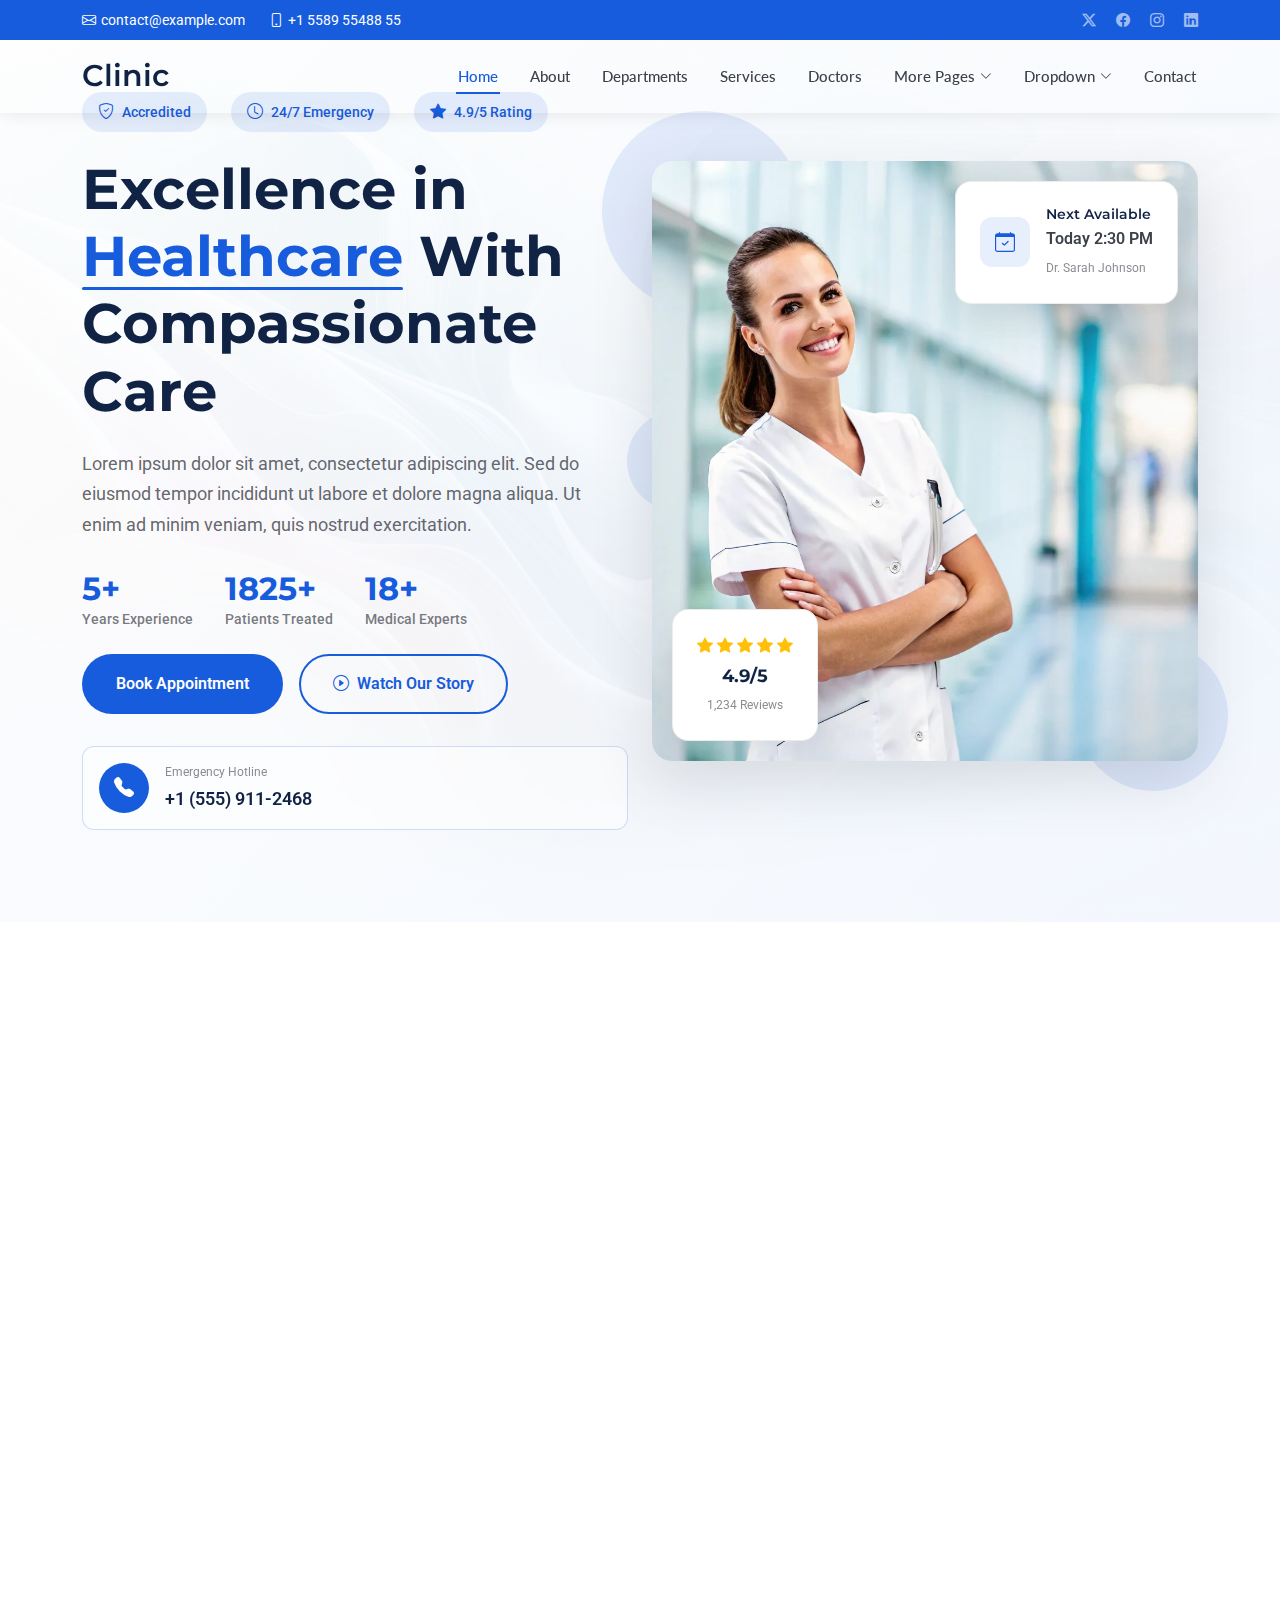
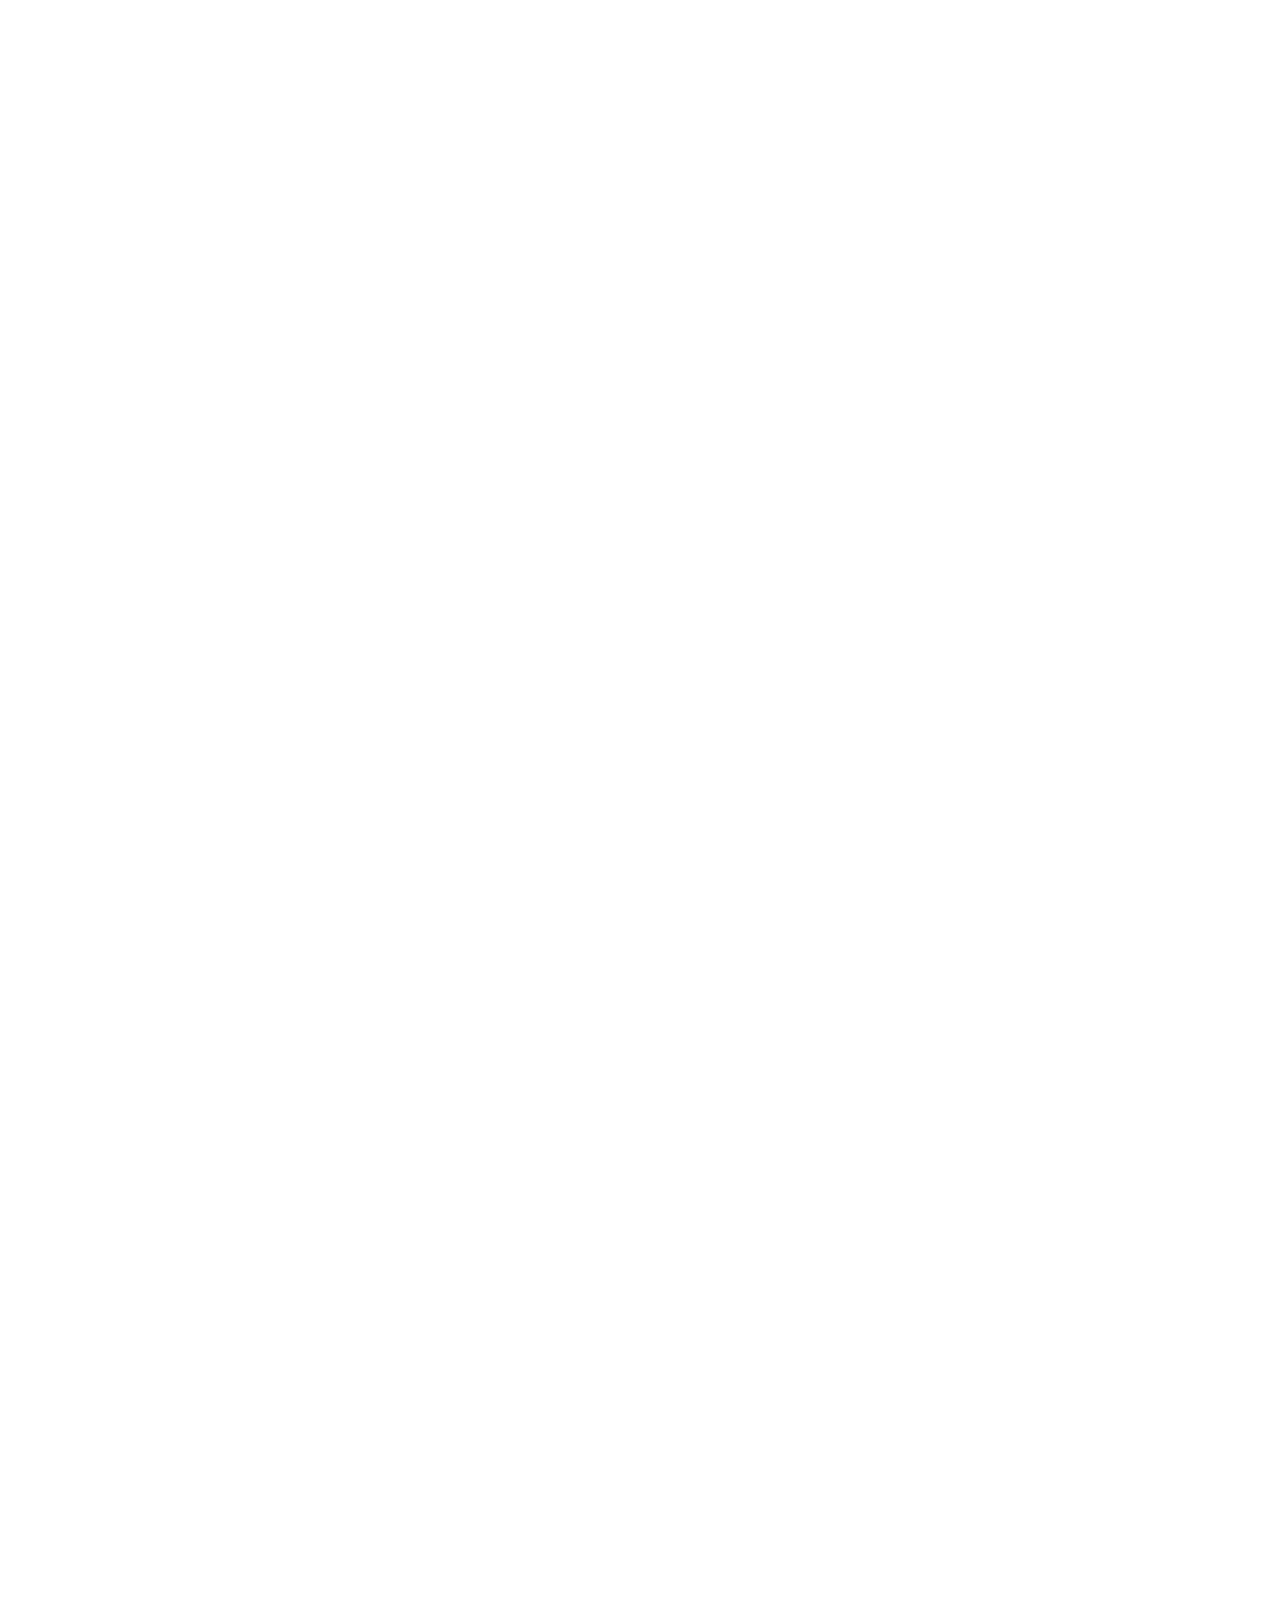
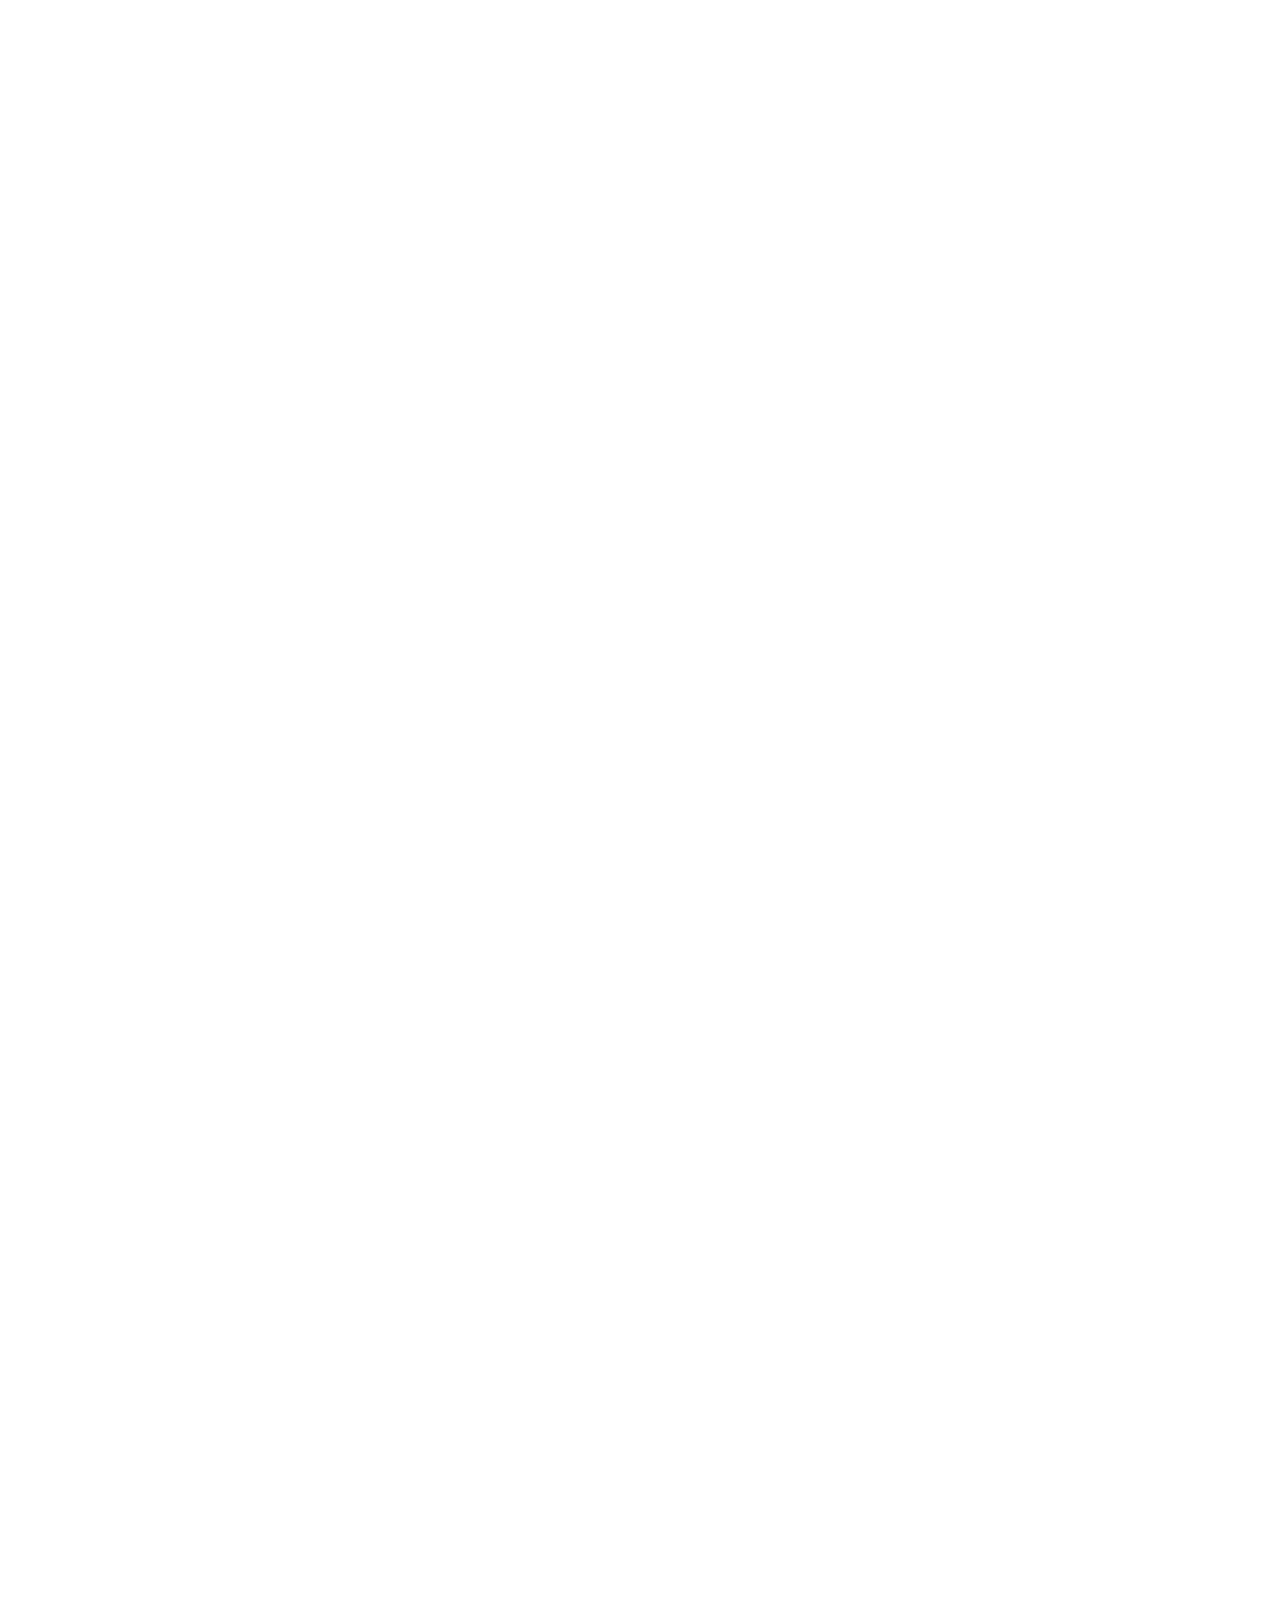
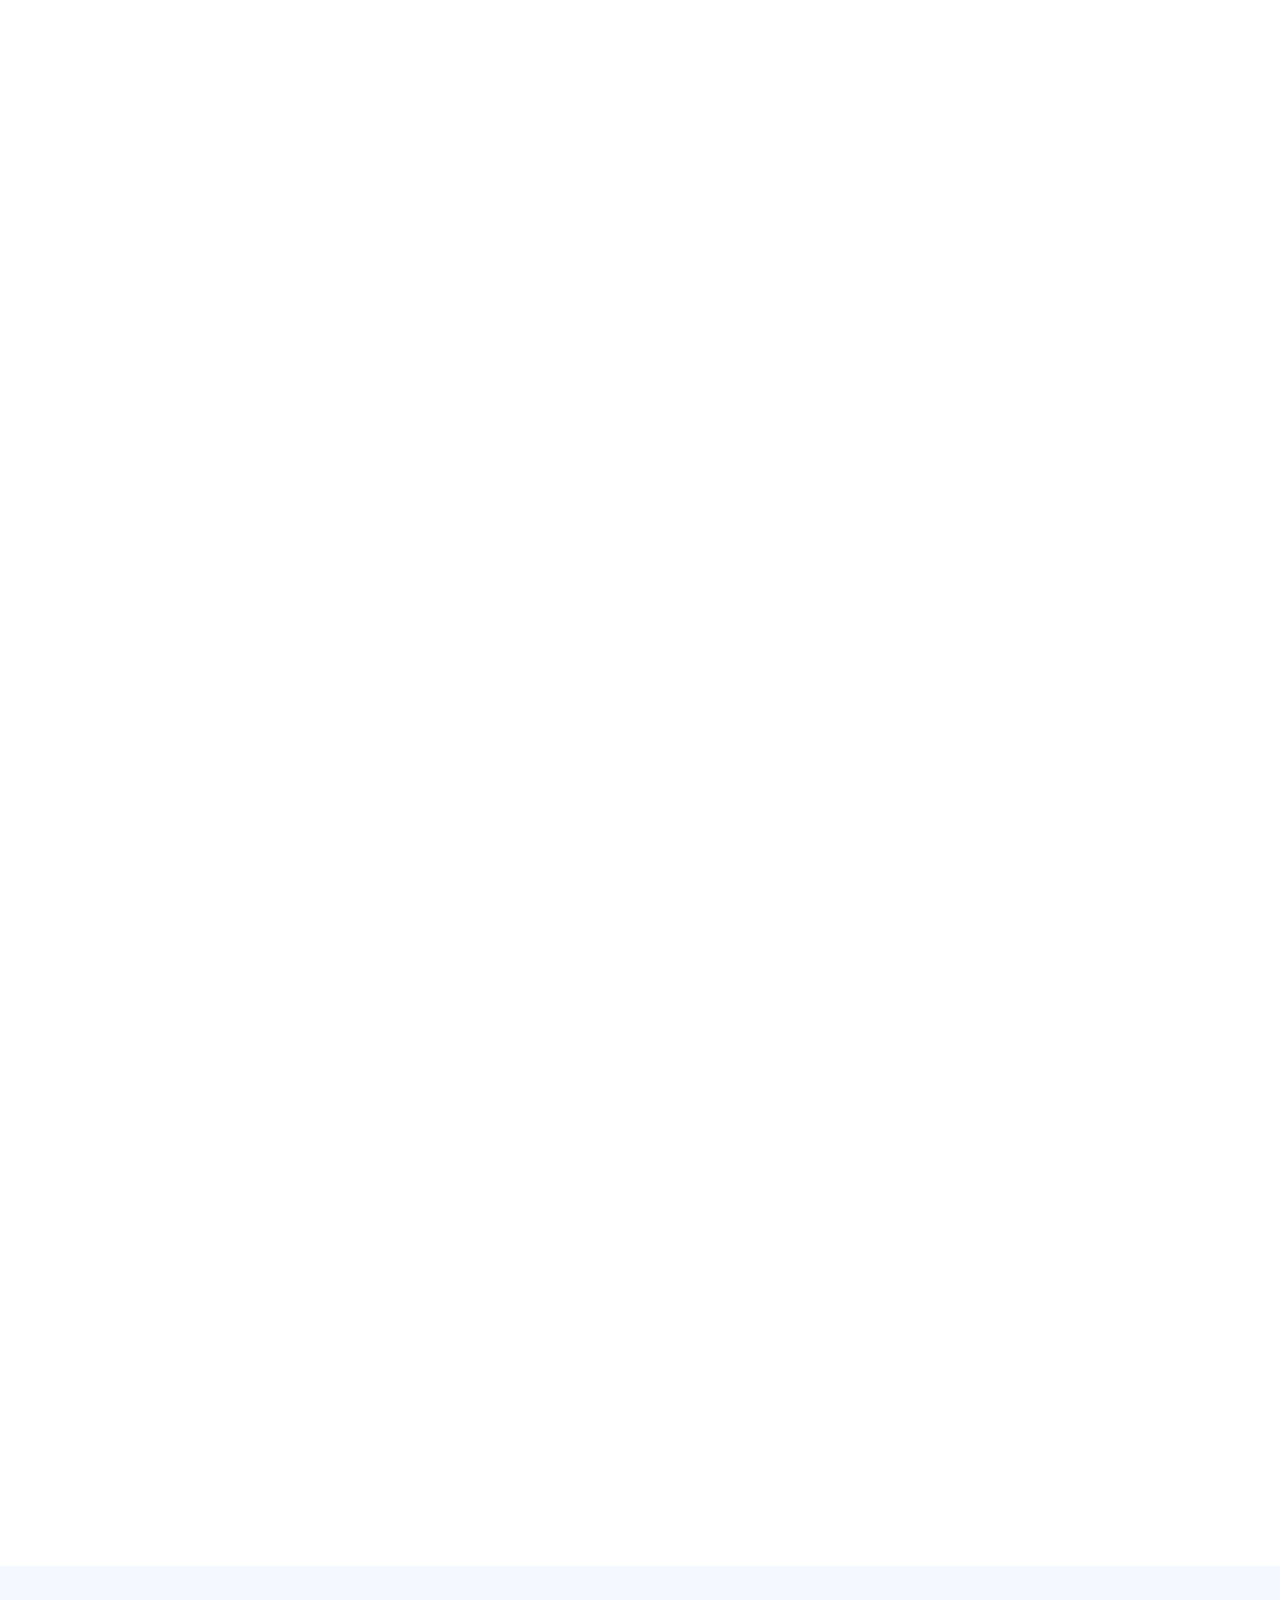
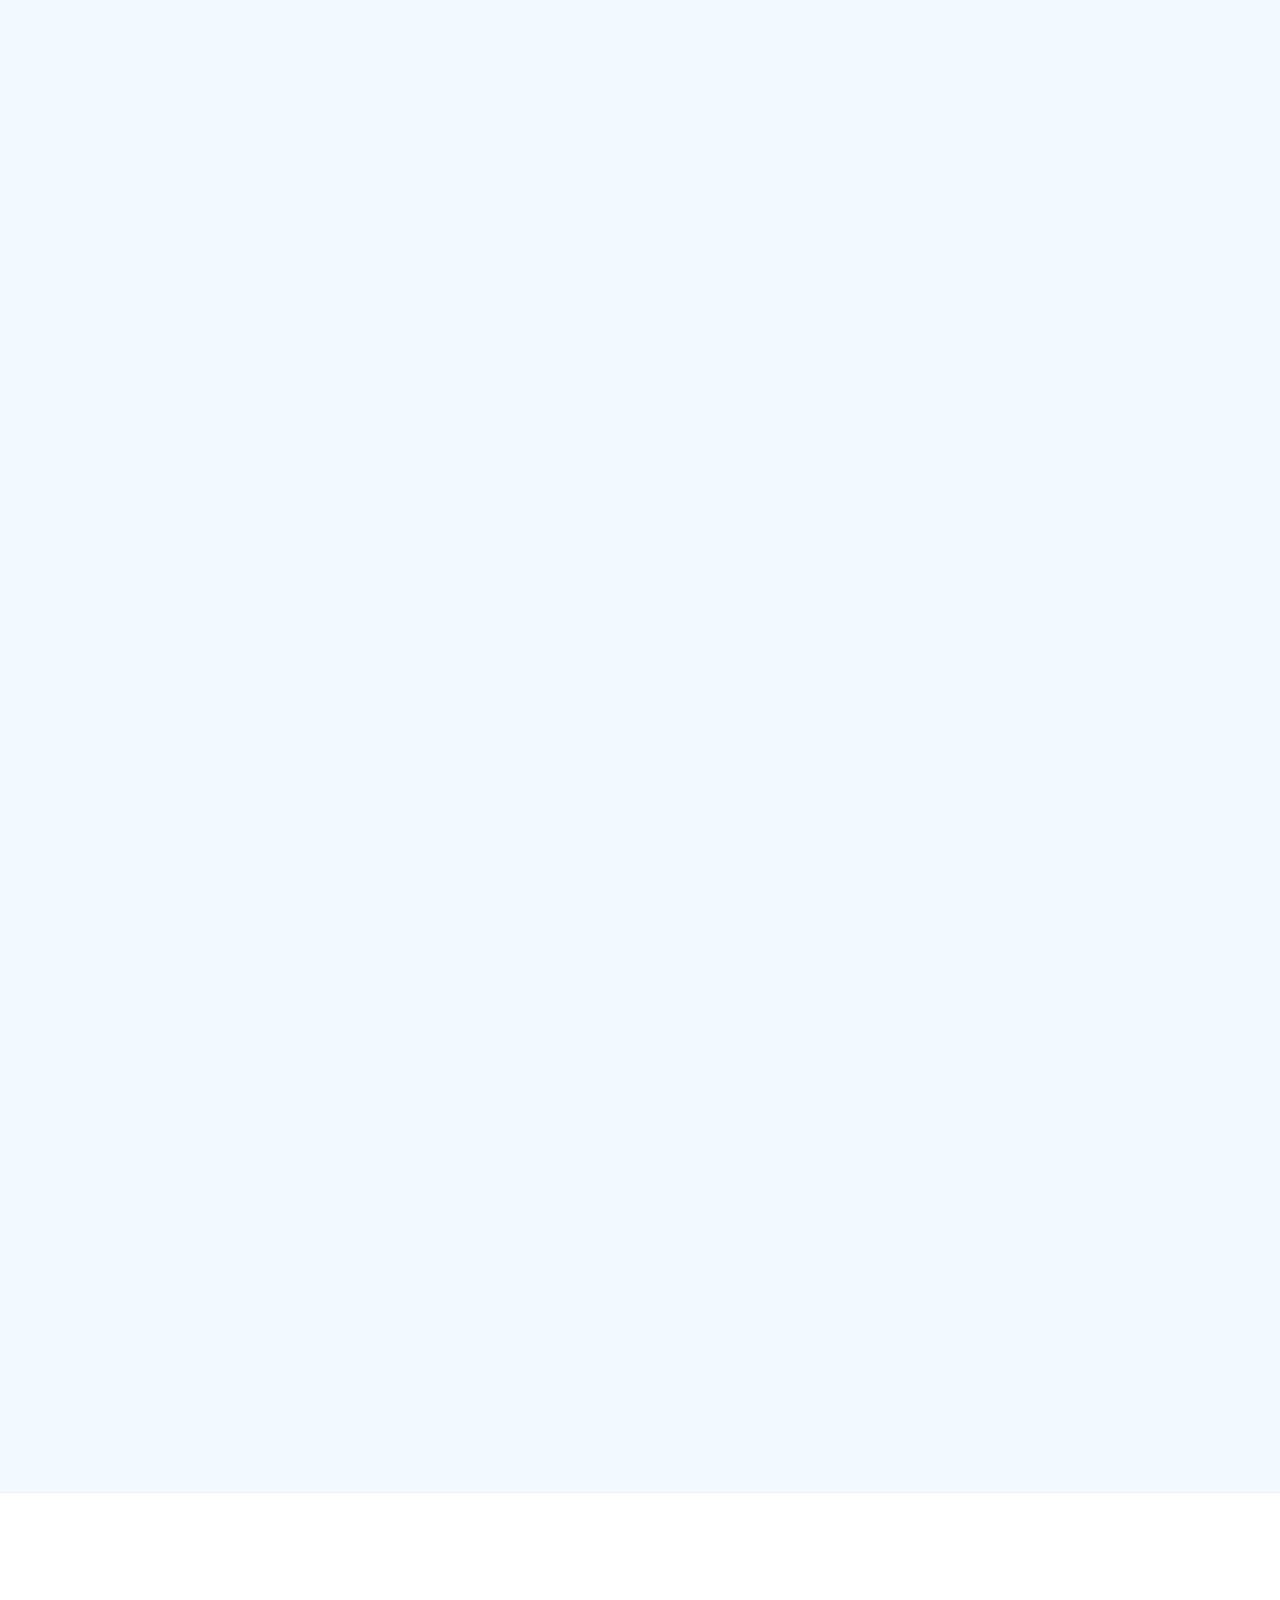
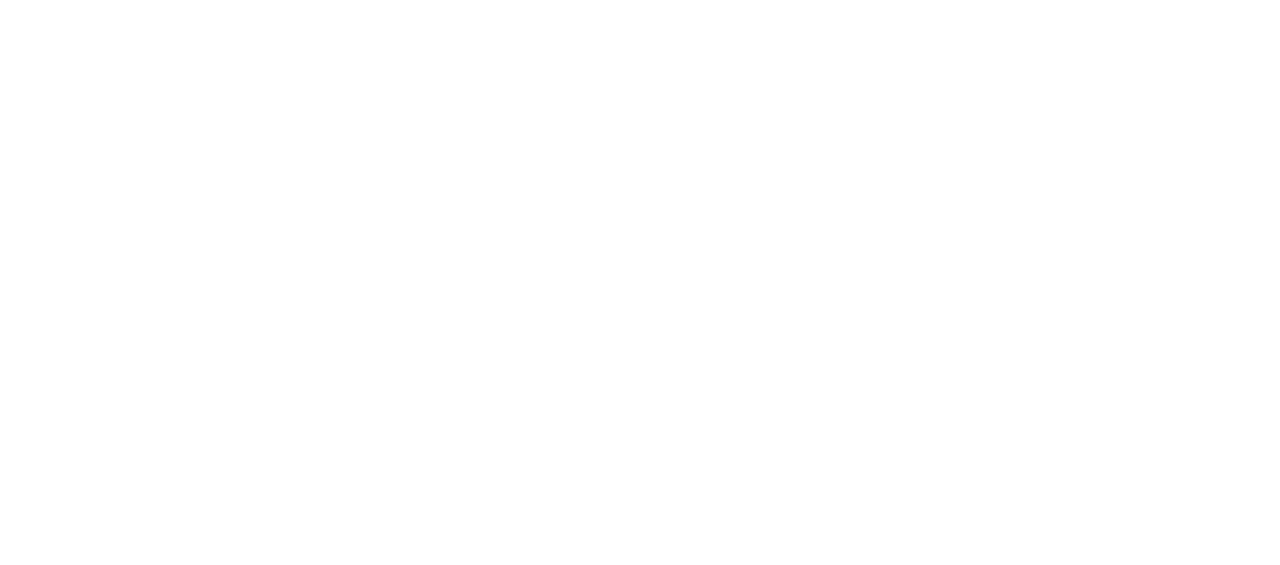
<file: Clinic/index.html>
<!DOCTYPE html>
<html lang="en">

<head>
  <meta charset="utf-8">
  <meta content="width=device-width, initial-scale=1.0" name="viewport">
  <title>Index - Clinic Bootstrap Template</title>
  <meta name="description" content="">
  <meta name="keywords" content="">

  <!-- Favicons -->
  <link href="assets/img/favicon.png" rel="icon">
  <link href="assets/img/apple-touch-icon.png" rel="apple-touch-icon">

  <!-- Fonts -->
  <link href="https://fonts.googleapis.com" rel="preconnect">
  <link href="https://fonts.gstatic.com" rel="preconnect" crossorigin>
  <link href="https://fonts.googleapis.com/css2?family=Roboto:ital,wght@0,100;0,300;0,400;0,500;0,700;0,900;1,100;1,300;1,400;1,500;1,700;1,900&family=Montserrat:ital,wght@0,100;0,200;0,300;0,400;0,500;0,600;0,700;0,800;0,900;1,100;1,200;1,300;1,400;1,500;1,600;1,700;1,800;1,900&family=Lato:ital,wght@0,100;0,300;0,400;0,700;0,900;1,100;1,300;1,400;1,700;1,900&display=swap" rel="stylesheet">

  <!-- Vendor CSS Files -->
  <link href="assets/vendor/bootstrap/css/bootstrap.min.css" rel="stylesheet">
  <link href="assets/vendor/bootstrap-icons/bootstrap-icons.css" rel="stylesheet">
  <link href="assets/vendor/aos/aos.css" rel="stylesheet">
  <link href="assets/vendor/glightbox/css/glightbox.min.css" rel="stylesheet">
  <link href="assets/vendor/fontawesome-free/css/all.min.css" rel="stylesheet">
  <link href="assets/vendor/swiper/swiper-bundle.min.css" rel="stylesheet">

  <!-- Main CSS File -->
  <link href="assets/css/main.css" rel="stylesheet">

  <!-- =======================================================
  * Template Name: Clinic
  * Template URL: https://bootstrapmade.com/clinic-bootstrap-template/
  * Updated: Jul 23 2025 with Bootstrap v5.3.7
  * Author: BootstrapMade.com
  * License: https://bootstrapmade.com/license/
  ======================================================== -->
</head>

<body class="index-page">

  <header id="header" class="header fixed-top">

    <div class="topbar d-flex align-items-center dark-background">
      <div class="container d-flex justify-content-center justify-content-md-between">
        <div class="contact-info d-flex align-items-center">
          <i class="bi bi-envelope d-flex align-items-center"><a href="mailto:contact@example.com">contact@example.com</a></i>
          <i class="bi bi-phone d-flex align-items-center ms-4"><span>+1 5589 55488 55</span></i>
        </div>
        <div class="social-links d-none d-md-flex align-items-center">
          <a href="#" class="twitter"><i class="bi bi-twitter-x"></i></a>
          <a href="#" class="facebook"><i class="bi bi-facebook"></i></a>
          <a href="#" class="instagram"><i class="bi bi-instagram"></i></a>
          <a href="#" class="linkedin"><i class="bi bi-linkedin"></i></a>
        </div>
      </div>
    </div><!-- End Top Bar -->

    <div class="branding d-flex align-items-cente">

      <div class="container position-relative d-flex align-items-center justify-content-between">
        <a href="index.html" class="logo d-flex align-items-center">
          <!-- Uncomment the line below if you also wish to use an image logo -->
          <!-- <img src="assets/img/logo.webp" alt=""> -->
          <h1 class="sitename">Clinic</h1>
        </a>

        <nav id="navmenu" class="navmenu">
          <ul>
            <li><a href="index.html" class="active">Home</a></li>
            <li><a href="about.html">About</a></li>
            <li><a href="departments.html">Departments</a></li>
            <li><a href="services.html">Services</a></li>
            <li><a href="doctors.html">Doctors</a></li>
            <li class="dropdown"><a href="#"><span>More Pages</span> <i class="bi bi-chevron-down toggle-dropdown"></i></a>
              <ul>
                <li><a href="department-details.html">Department Details</a></li>
                <li><a href="service-details.html">Service Details</a></li>
                <li><a href="appointment.html">Appointment</a></li>
                <li><a href="testimonials.html">Testimonials</a></li>
                <li><a href="faq.html">Frequently Asked Questions</a></li>
                <li><a href="gallery.html">Gallery</a></li>
                <li><a href="terms.html">Terms</a></li>
                <li><a href="privacy.html">Privacy</a></li>
                <li><a href="404.html">404</a></li>
              </ul>
            </li>
            <li class="dropdown"><a href="#"><span>Dropdown</span> <i class="bi bi-chevron-down toggle-dropdown"></i></a>
              <ul>
                <li><a href="#">Dropdown 1</a></li>
                <li class="dropdown"><a href="#"><span>Deep Dropdown</span> <i class="bi bi-chevron-down toggle-dropdown"></i></a>
                  <ul>
                    <li><a href="#">Deep Dropdown 1</a></li>
                    <li><a href="#">Deep Dropdown 2</a></li>
                    <li><a href="#">Deep Dropdown 3</a></li>
                    <li><a href="#">Deep Dropdown 4</a></li>
                    <li><a href="#">Deep Dropdown 5</a></li>
                  </ul>
                </li>
                <li><a href="#">Dropdown 2</a></li>
                <li><a href="#">Dropdown 3</a></li>
                <li><a href="#">Dropdown 4</a></li>
              </ul>
            </li>
            <li><a href="contact.html">Contact</a></li>
          </ul>
          <i class="mobile-nav-toggle d-xl-none bi bi-list"></i>
        </nav>

      </div>

    </div>

  </header>

  <main class="main">

    <!-- Hero Section -->
    <section id="hero" class="hero section">

      <div class="container" data-aos="fade-up" data-aos-delay="100">

        <div class="row align-items-center">
          <div class="col-lg-6">
            <div class="hero-content">
              <div class="trust-badges mb-4" data-aos="fade-right" data-aos-delay="200">
                <div class="badge-item">
                  <i class="bi bi-shield-check"></i>
                  <span>Accredited</span>
                </div>
                <div class="badge-item">
                  <i class="bi bi-clock"></i>
                  <span>24/7 Emergency</span>
                </div>
                <div class="badge-item">
                  <i class="bi bi-star-fill"></i>
                  <span>4.9/5 Rating</span>
                </div>
              </div>

              <h1 data-aos="fade-right" data-aos-delay="300">
                Excellence in <span class="highlight">Healthcare</span> With Compassionate Care
              </h1>

              <p class="hero-description" data-aos="fade-right" data-aos-delay="400">
                Lorem ipsum dolor sit amet, consectetur adipiscing elit. Sed do eiusmod tempor incididunt ut labore et dolore magna aliqua. Ut enim ad minim veniam, quis nostrud exercitation.
              </p>

              <div class="hero-stats mb-4" data-aos="fade-right" data-aos-delay="500">
                <div class="stat-item">
                  <h3><span data-purecounter-start="0" data-purecounter-end="15" data-purecounter-duration="2" class="purecounter"></span>+</h3>
                  <p>Years Experience</p>
                </div>
                <div class="stat-item">
                  <h3><span data-purecounter-start="0" data-purecounter-end="5000" data-purecounter-duration="2" class="purecounter"></span>+</h3>
                  <p>Patients Treated</p>
                </div>
                <div class="stat-item">
                  <h3><span data-purecounter-start="0" data-purecounter-end="50" data-purecounter-duration="2" class="purecounter"></span>+</h3>
                  <p>Medical Experts</p>
                </div>
              </div>

              <div class="hero-actions" data-aos="fade-right" data-aos-delay="600">
                <a href="appointment.html" class="btn btn-primary">Book Appointment</a>
                <a href="https://www.youtube.com/watch?v=Y7f98aduVJ8" class="btn btn-outline glightbox">
                  <i class="bi bi-play-circle me-2"></i>
                  Watch Our Story
                </a>
              </div>

              <div class="emergency-contact" data-aos="fade-right" data-aos-delay="700">
                <div class="emergency-icon">
                  <i class="bi bi-telephone-fill"></i>
                </div>
                <div class="emergency-info">
                  <small>Emergency Hotline</small>
                  <strong>+1 (555) 911-2468</strong>
                </div>
              </div>
            </div>
          </div>

          <div class="col-lg-6">
            <div class="hero-visual" data-aos="fade-left" data-aos-delay="400">
              <div class="main-image">
                <img src="assets/img/health/staff-10.webp" alt="Modern Healthcare Facility" class="img-fluid">
                <div class="floating-card appointment-card">
                  <div class="card-icon">
                    <i class="bi bi-calendar-check"></i>
                  </div>
                  <div class="card-content">
                    <h6>Next Available</h6>
                    <p>Today 2:30 PM</p>
                    <small>Dr. Sarah Johnson</small>
                  </div>
                </div>
                <div class="floating-card rating-card">
                  <div class="card-content">
                    <div class="rating-stars">
                      <i class="bi bi-star-fill"></i>
                      <i class="bi bi-star-fill"></i>
                      <i class="bi bi-star-fill"></i>
                      <i class="bi bi-star-fill"></i>
                      <i class="bi bi-star-fill"></i>
                    </div>
                    <h6>4.9/5</h6>
                    <small>1,234 Reviews</small>
                  </div>
                </div>
              </div>
              <div class="background-elements">
                <div class="element element-1"></div>
                <div class="element element-2"></div>
                <div class="element element-3"></div>
              </div>
            </div>
          </div>
        </div>

      </div>

    </section><!-- /Hero Section -->

    <!-- Home About Section -->
    <section id="home-about" class="home-about section">

      <div class="container" data-aos="fade-up" data-aos-delay="100">

        <div class="row align-items-center">
          <div class="col-lg-6 mb-5 mb-lg-0" data-aos="fade-right" data-aos-delay="200">
            <div class="about-content">
              <h2 class="section-heading">Compassionate Care, Advanced Medicine</h2>
              <p class="lead-text">For over two decades, we've been dedicated to providing exceptional healthcare that combines cutting-edge medical technology with the personal touch our patients deserve.</p>

              <p>Our multidisciplinary team of specialists works collaboratively to ensure every patient receives comprehensive care tailored to their unique needs. From preventive services to complex procedures, we maintain the highest standards of medical excellence while fostering an environment of trust and healing.</p>

              <div class="stats-grid">
                <div class="stat-item">
                  <div class="stat-number purecounter" data-purecounter-start="0" data-purecounter-end="15000" data-purecounter-duration="1"></div>
                  <div class="stat-label">Patients Served</div>
                </div>
                <div class="stat-item">
                  <div class="stat-number purecounter" data-purecounter-start="0" data-purecounter-end="25" data-purecounter-duration="1"></div>
                  <div class="stat-label">Years of Excellence</div>
                </div>
                <div class="stat-item">
                  <div class="stat-number purecounter" data-purecounter-start="0" data-purecounter-end="50" data-purecounter-duration="1"></div>
                  <div class="stat-label">Medical Specialists</div>
                </div>
              </div>

              <div class="cta-section">
                <a href="about.html" class="btn-primary">Learn More About Us</a>
              </div>
            </div>
          </div>

          <div class="col-lg-6" data-aos="fade-left" data-aos-delay="300">
            <div class="about-visual">
              <div class="main-image">
                <img src="assets/img/health/facilities-9.webp" alt="Modern medical facility" class="img-fluid">
              </div>
              <div class="floating-card">
                <div class="card-content">
                  <div class="icon">
                    <i class="bi bi-heart-pulse"></i>
                  </div>
                  <div class="card-text">
                    <h4>24/7 Emergency Care</h4>
                    <p>Always here when you need us most</p>
                  </div>
                </div>
              </div>
              <div class="experience-badge">
                <div class="badge-content">
                  <span class="years">25+</span>
                  <span class="text">Years of Trusted Care</span>
                </div>
              </div>
            </div>
          </div>
        </div>

      </div>

    </section><!-- /Home About Section -->

    <!-- Featured Departments Section -->
    <section id="featured-departments" class="featured-departments section">

      <!-- Section Title -->
      <div class="container section-title" data-aos="fade-up">
        <h2>Featured Departments</h2>
        <p>Necessitatibus eius consequatur ex aliquid fuga eum quidem sint consectetur velit</p>
      </div><!-- End Section Title -->

      <div class="container" data-aos="fade-up" data-aos-delay="100">

        <div class="row g-5">

          <div class="col-lg-6" data-aos="zoom-in" data-aos-delay="100">
            <div class="specialty-card">
              <div class="specialty-content">
                <div class="specialty-meta">
                  <span class="specialty-label">Specialized Care</span>
                </div>
                <h3>Cardiovascular Medicine</h3>
                <p>Advanced diagnostic imaging and interventional procedures for comprehensive heart health management with personalized treatment protocols.</p>
                <div class="specialty-features">
                  <span><i class="bi bi-check-circle-fill"></i>24/7 Emergency Cardiac Care</span>
                  <span><i class="bi bi-check-circle-fill"></i>Minimally Invasive Procedures</span>
                </div>
                <a href="department-details.html" class="specialty-link">
                  Explore Cardiology <i class="bi bi-arrow-right"></i>
                </a>
              </div>
              <div class="specialty-visual">
                <img src="assets/img/health/cardiology-1.webp" alt="Cardiovascular Medicine" class="img-fluid">
                <div class="visual-overlay">
                  <i class="bi bi-heart-pulse"></i>
                </div>
              </div>
            </div>
          </div><!-- End Specialty Card -->

          <div class="col-lg-6" data-aos="zoom-in" data-aos-delay="200">
            <div class="specialty-card">
              <div class="specialty-content">
                <div class="specialty-meta">
                  <span class="specialty-label">Expert Care</span>
                </div>
                <h3>Neurological Sciences</h3>
                <p>Cutting-edge neuroimaging and neurosurgical expertise for complex brain and spinal cord conditions with innovative treatment approaches.</p>
                <div class="specialty-features">
                  <span><i class="bi bi-check-circle-fill"></i>Advanced Brain Imaging</span>
                  <span><i class="bi bi-check-circle-fill"></i>Robotic Surgery</span>
                </div>
                <a href="department-details.html" class="specialty-link">
                  Explore Neurology <i class="bi bi-arrow-right"></i>
                </a>
              </div>
              <div class="specialty-visual">
                <img src="assets/img/health/neurology-4.webp" alt="Neurological Sciences" class="img-fluid">
                <div class="visual-overlay">
                  <i class="bi bi-cpu"></i>
                </div>
              </div>
            </div>
          </div><!-- End Specialty Card -->

          <div class="col-lg-4" data-aos="fade-up" data-aos-delay="100">
            <div class="department-highlight">
              <div class="highlight-icon">
                <i class="bi bi-shield-plus"></i>
              </div>
              <h4>Orthopedic Surgery</h4>
              <p>Comprehensive musculoskeletal care utilizing advanced arthroscopic techniques and joint replacement procedures.</p>
              <ul class="highlight-list">
                <li>Sports Medicine</li>
                <li>Joint Replacement</li>
                <li>Spine Surgery</li>
              </ul>
              <a href="department-details.html" class="highlight-cta">Learn More</a>
            </div>
          </div><!-- End Department Highlight -->

          <div class="col-lg-4" data-aos="fade-up" data-aos-delay="200">
            <div class="department-highlight">
              <div class="highlight-icon">
                <i class="bi bi-people"></i>
              </div>
              <h4>Pediatric Care</h4>
              <p>Child-centered healthcare services from newborn to adolescence with family-focused treatment approaches.</p>
              <ul class="highlight-list">
                <li>Neonatal Intensive Care</li>
                <li>Developmental Pediatrics</li>
                <li>Pediatric Surgery</li>
              </ul>
              <a href="department-details.html" class="highlight-cta">Learn More</a>
            </div>
          </div><!-- End Department Highlight -->

          <div class="col-lg-4" data-aos="fade-up" data-aos-delay="300">
            <div class="department-highlight">
              <div class="highlight-icon">
                <i class="bi bi-activity"></i>
              </div>
              <h4>Cancer Treatment</h4>
              <p>Multidisciplinary oncology program offering personalized cancer care with latest therapeutic innovations.</p>
              <ul class="highlight-list">
                <li>Precision Medicine</li>
                <li>Immunotherapy</li>
                <li>Radiation Oncology</li>
              </ul>
              <a href="department-details.html" class="highlight-cta">Learn More</a>
            </div>
          </div><!-- End Department Highlight -->

        </div>

        <div class="emergency-banner" data-aos="fade-up" data-aos-delay="400">
          <div class="row align-items-center">
            <div class="col-lg-8">
              <div class="emergency-content">
                <h3>Emergency Services Available 24/7</h3>
                <p>Our emergency department is equipped with state-of-the-art technology and staffed by board-certified emergency physicians ready to provide immediate care.</p>
              </div>
            </div>
            <div class="col-lg-4 text-lg-end">
              <a href="tel:+15551234567" class="emergency-btn">
                <i class="bi bi-telephone-fill"></i>
                Call Emergency: (555) 123-4567
              </a>
            </div>
          </div>
        </div>

      </div>

    </section><!-- /Featured Departments Section -->

    <!-- Featured Services Section -->
    <section id="featured-services" class="featured-services section">

      <!-- Section Title -->
      <div class="container section-title" data-aos="fade-up">
        <h2>Featured Services</h2>
        <p>Necessitatibus eius consequatur ex aliquid fuga eum quidem sint consectetur velit</p>
      </div><!-- End Section Title -->

      <div class="container" data-aos="fade-up" data-aos-delay="100">

        <div class="row g-0">

          <div class="col-lg-8" data-aos="fade-right" data-aos-delay="200">
            <div class="featured-service-main">
              <div class="service-image-wrapper">
                <img src="assets/img/health/consultation-4.webp" alt="Premier Healthcare Services" class="img-fluid" loading="lazy">
                <div class="service-overlay">
                  <div class="service-badge">
                    <i class="bi bi-heart-pulse"></i>
                    <span>Emergency Care</span>
                  </div>
                </div>
              </div>
              <div class="service-details">
                <h2>Comprehensive Healthcare Excellence</h2>
                <p>Mauris blandit aliquet elit, eget tincidunt nibh pulvinar a. Vestibulum ante ipsum primis in faucibus orci luctus et ultrices posuere cubilia curae donec velit neque.</p>
                <a href="#" class="main-cta">Explore Our Services</a>
              </div>
            </div>
          </div>

          <div class="col-lg-4" data-aos="fade-left" data-aos-delay="300">
            <div class="services-sidebar">

              <div class="service-item" data-aos="fade-up" data-aos-delay="400">
                <div class="service-icon-wrapper">
                  <i class="bi bi-capsule"></i>
                </div>
                <div class="service-info">
                  <h4>Dermatology Clinic</h4>
                  <p>Pellentesque habitant morbi tristique senectus et netus et malesuada fames ac turpis egestas.</p>
                  <a href="#" class="service-link">Learn More</a>
                </div>
              </div>

              <div class="service-item" data-aos="fade-up" data-aos-delay="500">
                <div class="service-icon-wrapper">
                  <i class="bi bi-bandaid"></i>
                </div>
                <div class="service-info">
                  <h4>Surgery Center</h4>
                  <p>Donec rutrum congue leo eget malesuada curabitur arcu erat accumsan id imperdiet et porttitor at sem.</p>
                  <a href="#" class="service-link">Learn More</a>
                </div>
              </div>

              <div class="service-item" data-aos="fade-up" data-aos-delay="600">
                <div class="service-icon-wrapper">
                  <i class="bi bi-activity"></i>
                </div>
                <div class="service-info">
                  <h4>Diagnostics Lab</h4>
                  <p>Vestibulum ac diam sit amet quam vehicula elementum sed sit amet dui cras ultricies ligula sed magna.</p>
                  <a href="#" class="service-link">Learn More</a>
                </div>
              </div>

            </div>
          </div>

        </div>

        <div class="specialties-grid" data-aos="fade-up" data-aos-delay="300">
          <div class="row align-items-center">

            <div class="col-lg-3 col-md-6">
              <div class="specialty-card">
                <div class="specialty-image">
                  <img src="assets/img/health/maternal-2.webp" alt="Maternal Care" class="img-fluid" loading="lazy">
                </div>
                <div class="specialty-content">
                  <h5>Maternal Care</h5>
                  <span>Expert pregnancy &amp; delivery support</span>
                </div>
              </div>
            </div>

            <div class="col-lg-3 col-md-6">
              <div class="specialty-card">
                <div class="specialty-image">
                  <img src="assets/img/health/vaccination-3.webp" alt="Vaccination" class="img-fluid" loading="lazy">
                </div>
                <div class="specialty-content">
                  <h5>Vaccination</h5>
                  <span>Complete immunization programs</span>
                </div>
              </div>
            </div>

            <div class="col-lg-3 col-md-6">
              <div class="specialty-card">
                <div class="specialty-image">
                  <img src="assets/img/health/emergency-1.webp" alt="Emergency Care" class="img-fluid" loading="lazy">
                </div>
                <div class="specialty-content">
                  <h5>Emergency Care</h5>
                  <span>24/7 critical care services</span>
                </div>
              </div>
            </div>

            <div class="col-lg-3 col-md-6">
              <div class="specialty-card">
                <div class="specialty-image">
                  <img src="assets/img/health/facilities-6.webp" alt="Advanced Tech" class="img-fluid" loading="lazy">
                </div>
                <div class="specialty-content">
                  <h5>Advanced Technology</h5>
                  <span>State-of-the-art medical equipment</span>
                </div>
              </div>
            </div>

          </div>
        </div>

      </div>

    </section><!-- /Featured Services Section -->

    <!-- Find A Doctor Section -->
    <section id="find-a-doctor" class="find-a-doctor section">

      <!-- Section Title -->
      <div class="container section-title" data-aos="fade-up">
        <h2>Find A Doctor</h2>
        <p>Necessitatibus eius consequatur ex aliquid fuga eum quidem sint consectetur velit</p>
      </div><!-- End Section Title -->

      <div class="container" data-aos="fade-up" data-aos-delay="100">

        <div class="row justify-content-center mb-5" data-aos="fade-up" data-aos-delay="200">
          <div class="col-lg-8 text-center">
            <div class="search-section">
              <h3 class="search-title">Find Your Perfect Healthcare Provider</h3>
              <p class="search-subtitle">Search through our comprehensive directory of experienced medical professionals</p>
              <form class="search-form" action="forms/doctor-search.php" method="get">
                <div class="search-input-group">
                  <div class="input-wrapper">
                    <i class="bi bi-person"></i>
                    <input type="text" class="form-control" name="doctor_name" placeholder="Enter doctor name">
                  </div>
                  <div class="select-wrapper">
                    <i class="bi bi-heart-pulse"></i>
                    <select class="form-select" name="specialty">
                      <option value="">All Specialties</option>
                      <option value="cardiology">Cardiology</option>
                      <option value="neurology">Neurology</option>
                      <option value="orthopedics">Orthopedics</option>
                      <option value="pediatrics">Pediatrics</option>
                      <option value="dermatology">Dermatology</option>
                      <option value="oncology">Oncology</option>
                    </select>
                  </div>
                  <button type="submit" class="search-btn">
                    <i class="bi bi-search"></i>
                    Find Doctors
                  </button>
                </div>
              </form>
            </div>
          </div>
        </div>

        <div class="doctors-grid" data-aos="fade-up" data-aos-delay="300">
          <div class="doctor-profile" data-aos="zoom-in" data-aos-delay="100">
            <div class="profile-header">
              <div class="doctor-avatar">
                <img src="assets/img/health/staff-2.webp" alt="Dr. Amanda Foster" class="img-fluid">
                <div class="status-indicator available"></div>
              </div>
              <div class="doctor-details">
                <h4>Dr. Amanda Foster</h4>
                <span class="specialty-tag">Cardiology Specialist</span>
                <div class="experience-info">
                  <i class="bi bi-award"></i>
                  <span>14 years experience</span>
                </div>
              </div>
            </div>
            <div class="rating-section">
              <div class="stars">
                <i class="bi bi-star-fill"></i>
                <i class="bi bi-star-fill"></i>
                <i class="bi bi-star-fill"></i>
                <i class="bi bi-star-fill"></i>
                <i class="bi bi-star-fill"></i>
              </div>
              <span class="rating-score">4.9</span>
              <span class="review-count">(127 reviews)</span>
            </div>
            <div class="action-buttons">
              <a href="#" class="btn-secondary">View Details</a>
              <a href="#" class="btn-primary">Book Now</a>
            </div>
          </div><!-- End Doctor Profile -->

          <div class="doctor-profile" data-aos="zoom-in" data-aos-delay="200">
            <div class="profile-header">
              <div class="doctor-avatar">
                <img src="assets/img/health/staff-6.webp" alt="Dr. Marcus Johnson" class="img-fluid">
                <div class="status-indicator busy"></div>
              </div>
              <div class="doctor-details">
                <h4>Dr. Marcus Johnson</h4>
                <span class="specialty-tag">Neurology Expert</span>
                <div class="experience-info">
                  <i class="bi bi-award"></i>
                  <span>16 years experience</span>
                </div>
              </div>
            </div>
            <div class="rating-section">
              <div class="stars">
                <i class="bi bi-star-fill"></i>
                <i class="bi bi-star-fill"></i>
                <i class="bi bi-star-fill"></i>
                <i class="bi bi-star-fill"></i>
                <i class="bi bi-star-half"></i>
              </div>
              <span class="rating-score">4.8</span>
              <span class="review-count">(89 reviews)</span>
            </div>
            <div class="action-buttons">
              <a href="#" class="btn-secondary">View Details</a>
              <a href="#" class="btn-primary">Schedule</a>
            </div>
          </div><!-- End Doctor Profile -->

          <div class="doctor-profile" data-aos="zoom-in" data-aos-delay="300">
            <div class="profile-header">
              <div class="doctor-avatar">
                <img src="assets/img/health/staff-4.webp" alt="Dr. Rachel Williams" class="img-fluid">
                <div class="status-indicator available"></div>
              </div>
              <div class="doctor-details">
                <h4>Dr. Rachel Williams</h4>
                <span class="specialty-tag">Pediatrics Care</span>
                <div class="experience-info">
                  <i class="bi bi-award"></i>
                  <span>11 years experience</span>
                </div>
              </div>
            </div>
            <div class="rating-section">
              <div class="stars">
                <i class="bi bi-star-fill"></i>
                <i class="bi bi-star-fill"></i>
                <i class="bi bi-star-fill"></i>
                <i class="bi bi-star-fill"></i>
                <i class="bi bi-star-fill"></i>
              </div>
              <span class="rating-score">5.0</span>
              <span class="review-count">(203 reviews)</span>
            </div>
            <div class="action-buttons">
              <a href="#" class="btn-secondary">View Details</a>
              <a href="#" class="btn-primary">Book Now</a>
            </div>
          </div><!-- End Doctor Profile -->

          <div class="doctor-profile" data-aos="zoom-in" data-aos-delay="400">
            <div class="profile-header">
              <div class="doctor-avatar">
                <img src="assets/img/health/staff-8.webp" alt="Dr. David Chen" class="img-fluid">
                <div class="status-indicator offline"></div>
              </div>
              <div class="doctor-details">
                <h4>Dr. David Chen</h4>
                <span class="specialty-tag">Orthopedic Surgery</span>
                <div class="experience-info">
                  <i class="bi bi-award"></i>
                  <span>22 years experience</span>
                </div>
              </div>
            </div>
            <div class="rating-section">
              <div class="stars">
                <i class="bi bi-star-fill"></i>
                <i class="bi bi-star-fill"></i>
                <i class="bi bi-star-fill"></i>
                <i class="bi bi-star-fill"></i>
                <i class="bi bi-star-half"></i>
              </div>
              <span class="rating-score">4.7</span>
              <span class="review-count">(156 reviews)</span>
            </div>
            <div class="action-buttons">
              <a href="#" class="btn-secondary">View Details</a>
              <a href="#" class="btn-primary">Schedule</a>
            </div>
          </div><!-- End Doctor Profile -->

          <div class="doctor-profile" data-aos="zoom-in" data-aos-delay="500">
            <div class="profile-header">
              <div class="doctor-avatar">
                <img src="assets/img/health/staff-11.webp" alt="Dr. Victoria Torres" class="img-fluid">
                <div class="status-indicator available"></div>
              </div>
              <div class="doctor-details">
                <h4>Dr. Victoria Torres</h4>
                <span class="specialty-tag">Dermatology Care</span>
                <div class="experience-info">
                  <i class="bi bi-award"></i>
                  <span>9 years experience</span>
                </div>
              </div>
            </div>
            <div class="rating-section">
              <div class="stars">
                <i class="bi bi-star-fill"></i>
                <i class="bi bi-star-fill"></i>
                <i class="bi bi-star-fill"></i>
                <i class="bi bi-star-fill"></i>
                <i class="bi bi-star"></i>
              </div>
              <span class="rating-score">4.5</span>
              <span class="review-count">(74 reviews)</span>
            </div>
            <div class="action-buttons">
              <a href="#" class="btn-secondary">View Details</a>
              <a href="#" class="btn-primary">Book Now</a>
            </div>
          </div><!-- End Doctor Profile -->

          <div class="doctor-profile" data-aos="zoom-in" data-aos-delay="600">
            <div class="profile-header">
              <div class="doctor-avatar">
                <img src="assets/img/health/staff-14.webp" alt="Dr. Benjamin Lee" class="img-fluid">
                <div class="status-indicator available"></div>
              </div>
              <div class="doctor-details">
                <h4>Dr. Benjamin Lee</h4>
                <span class="specialty-tag">Oncology Treatment</span>
                <div class="experience-info">
                  <i class="bi bi-award"></i>
                  <span>19 years experience</span>
                </div>
              </div>
            </div>
            <div class="rating-section">
              <div class="stars">
                <i class="bi bi-star-fill"></i>
                <i class="bi bi-star-fill"></i>
                <i class="bi bi-star-fill"></i>
                <i class="bi bi-star-fill"></i>
                <i class="bi bi-star-fill"></i>
              </div>
              <span class="rating-score">4.9</span>
              <span class="review-count">(194 reviews)</span>
            </div>
            <div class="action-buttons">
              <a href="#" class="btn-secondary">View Details</a>
              <a href="#" class="btn-primary">Schedule</a>
            </div>
          </div><!-- End Doctor Profile -->

        </div>

        <div class="text-center mt-5" data-aos="fade-up" data-aos-delay="700">
          <a href="doctors.html" class="btn-view-all">
            View All Doctors
            <i class="bi bi-arrow-right"></i>
          </a>
        </div>

      </div>

    </section><!-- /Find A Doctor Section -->

    <!-- Call To Action Section -->
    <section id="call-to-action" class="call-to-action section light-background">

      <div class="container" data-aos="fade-up" data-aos-delay="100">

        <div class="hero-content">
          <div class="row align-items-center">

            <div class="col-lg-6">
              <div class="content-wrapper" data-aos="fade-up" data-aos-delay="200">
                <h1>Excellence in Medical Care, Every Day</h1>
                <p>Lorem ipsum dolor sit amet, consectetur adipiscing elit. Sed do eiusmod tempor incididunt ut labore et dolore magna aliqua. Ut enim ad minim veniam, quis nostrud exercitation.</p>

                <div class="cta-wrapper">
                  <a href="appointment.html" class="primary-cta">
                    <span>Schedule Consultation</span>
                    <i class="bi bi-arrow-right"></i>
                  </a>
                  <a href="services.html" class="secondary-cta">
                    <span>Explore Services</span>
                    <i class="bi bi-arrow-right"></i>
                  </a>
                </div>
              </div>
            </div>

            <div class="col-lg-6">
              <div class="image-container" data-aos="fade-left" data-aos-delay="300">
                <img src="assets/img/health/facilities-9.webp" alt="Medical Excellence" class="img-fluid">
              </div>
            </div>

          </div>
        </div>

        <div class="features-section">

          <div class="row g-0">

            <div class="col-lg-4">
              <div class="feature-block" data-aos="fade-up" data-aos-delay="200">
                <div class="feature-icon">
                  <i class="bi bi-shield-check"></i>
                </div>
                <h3>Advanced Technology</h3>
                <p>Excepteur sint occaecat cupidatat non proident, sunt in culpa qui officia deserunt mollit anim id est laborum.</p>
              </div>
            </div>

            <div class="col-lg-4">
              <div class="feature-block" data-aos="fade-up" data-aos-delay="300">
                <div class="feature-icon">
                  <i class="bi bi-clock"></i>
                </div>
                <h3>24/7 Availability</h3>
                <p>Duis aute irure dolor in reprehenderit in voluptate velit esse cillum dolore eu fugiat nulla pariatur excepteur.</p>
              </div>
            </div>

            <div class="col-lg-4">
              <div class="feature-block" data-aos="fade-up" data-aos-delay="400">
                <div class="feature-icon">
                  <i class="bi bi-people"></i>
                </div>
                <h3>Expert Team</h3>
                <p>Sed ut perspiciatis unde omnis iste natus error sit voluptatem accusantium doloremque laudantium totam rem.</p>
              </div>
            </div>

          </div>

        </div>

        <div class="contact-block">
          <div class="row">

            <div class="col-lg-8">
              <div class="contact-content" data-aos="fade-up" data-aos-delay="200">
                <h2>Need Immediate Medical Assistance?</h2>
                <p>Our emergency response team is available around the clock to provide immediate medical support when you need it most.</p>
              </div>
            </div>

            <div class="col-lg-4">
              <div class="contact-actions" data-aos="fade-up" data-aos-delay="300">
                <a href="tel:5551234567" class="emergency-call">
                  <i class="bi bi-telephone"></i>
                  <span>(555) 123-4567</span>
                </a>
                <a href="contact.html" class="contact-link">Find Location</a>
              </div>
            </div>

          </div>
        </div>

      </div>

    </section><!-- /Call To Action Section -->

  </main>

  <footer id="footer" class="footer-16 footer position-relative">

    <div class="container">

      <div class="footer-main" data-aos="fade-up" data-aos-delay="100">
        <div class="row align-items-start">

          <div class="col-lg-5">
            <div class="brand-section">
              <a href="index.html" class="logo d-flex align-items-center mb-4">
                <span class="sitename">Clinic</span>
              </a>
              <p class="brand-description">Crafting exceptional digital experiences through thoughtful design and innovative solutions that elevate your brand presence.</p>

              <div class="contact-info mt-5">
                <div class="contact-item">
                  <i class="bi bi-geo-alt"></i>
                  <span>123 Creative Boulevard, Design District, NY 10012</span>
                </div>
                <div class="contact-item">
                  <i class="bi bi-telephone"></i>
                  <span>+1 (555) 987-6543</span>
                </div>
                <div class="contact-item">
                  <i class="bi bi-envelope"></i>
                  <span>hello@designstudio.com</span>
                </div>
              </div>
            </div>
          </div>

          <div class="col-lg-7">
            <div class="footer-nav-wrapper">
              <div class="row">

                <div class="col-6 col-lg-3">
                  <div class="nav-column">
                    <h6>Studio</h6>
                    <nav class="footer-nav">
                      <a href="#">Our Story</a>
                      <a href="#">Design Process</a>
                      <a href="#">Portfolio</a>
                      <a href="#">Case Studies</a>
                      <a href="#">Awards</a>
                    </nav>
                  </div>
                </div>

                <div class="col-6 col-lg-3">
                  <div class="nav-column">
                    <h6>Services</h6>
                    <nav class="footer-nav">
                      <a href="#">Brand Identity</a>
                      <a href="#">Web Design</a>
                      <a href="#">Mobile Apps</a>
                      <a href="#">Digital Strategy</a>
                      <a href="#">Consultation</a>
                    </nav>
                  </div>
                </div>

                <div class="col-6 col-lg-3">
                  <div class="nav-column">
                    <h6>Resources</h6>
                    <nav class="footer-nav">
                      <a href="#">Design Blog</a>
                      <a href="#">Style Guide</a>
                      <a href="#">Free Assets</a>
                      <a href="#">Tutorials</a>
                      <a href="#">Inspiration</a>
                    </nav>
                  </div>
                </div>

                <div class="col-6 col-lg-3">
                  <div class="nav-column">
                    <h6>Connect</h6>
                    <nav class="footer-nav">
                      <a href="#">Start Project</a>
                      <a href="#">Schedule Call</a>
                      <a href="#">Join Newsletter</a>
                      <a href="#">Follow Updates</a>
                      <a href="#">Partnership</a>
                    </nav>
                  </div>
                </div>

              </div>
            </div>
          </div>

        </div>
      </div>

    </div>

    <div class="footer-bottom">
      <div class="container">
        <div class="bottom-content" data-aos="fade-up" data-aos-delay="300">
          <div class="row align-items-center">

            <div class="col-lg-6">
              <div class="copyright">
                <p>© <span class="sitename">Clinic</span>. All rights reserved.</p>
              </div>
            </div>

            <div class="col-lg-6">
              <div class="legal-links">
                <a href="#">Privacy Policy</a>
                <a href="#">Terms of Service</a>
                <a href="#">Cookie Policy</a>
                <div class="credits">
                  <!-- All the links in the footer should remain intact. -->
                  <!-- You can delete the links only if you've purchased the pro version. -->
                  <!-- Licensing information: https://bootstrapmade.com/license/ -->
                  <!-- Purchase the pro version with working PHP/AJAX contact form: [buy-url] -->
                  Designed by <a href="https://bootstrapmade.com/">BootstrapMade</a>
                </div>
              </div>
            </div>

          </div>
        </div>
      </div>
    </div>

  </footer>

  <!-- Scroll Top -->
  <a href="#" id="scroll-top" class="scroll-top d-flex align-items-center justify-content-center"><i class="bi bi-arrow-up-short"></i></a>

  <!-- Preloader -->
  <div id="preloader"></div>

  <!-- Vendor JS Files -->
  <script src="assets/vendor/bootstrap/js/bootstrap.bundle.min.js"></script>
  <script src="assets/vendor/php-email-form/validate.js"></script>
  <script src="assets/vendor/aos/aos.js"></script>
  <script src="assets/vendor/glightbox/js/glightbox.min.js"></script>
  <script src="assets/vendor/purecounter/purecounter_vanilla.js"></script>
  <script src="assets/vendor/swiper/swiper-bundle.min.js"></script>

  <!-- Main JS File -->
  <script src="assets/js/main.js"></script>

</body>

</html>
</file>
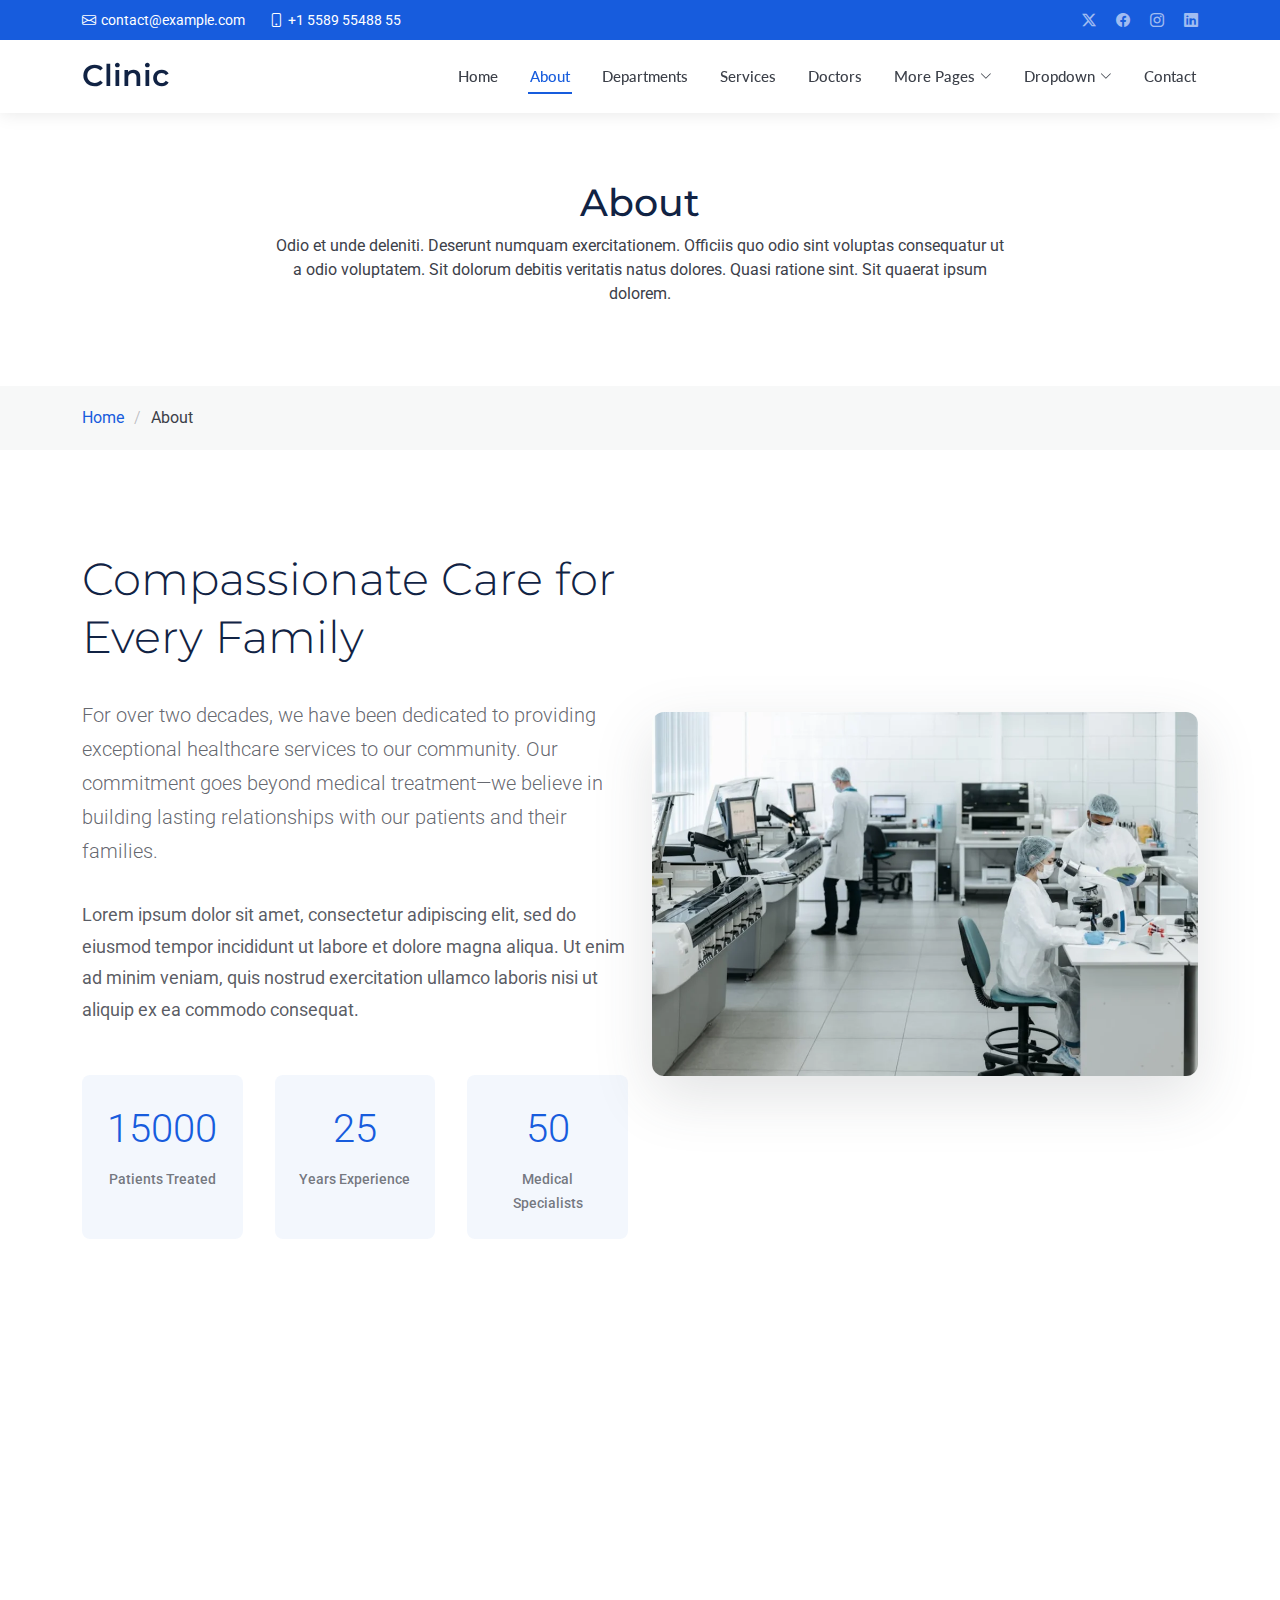
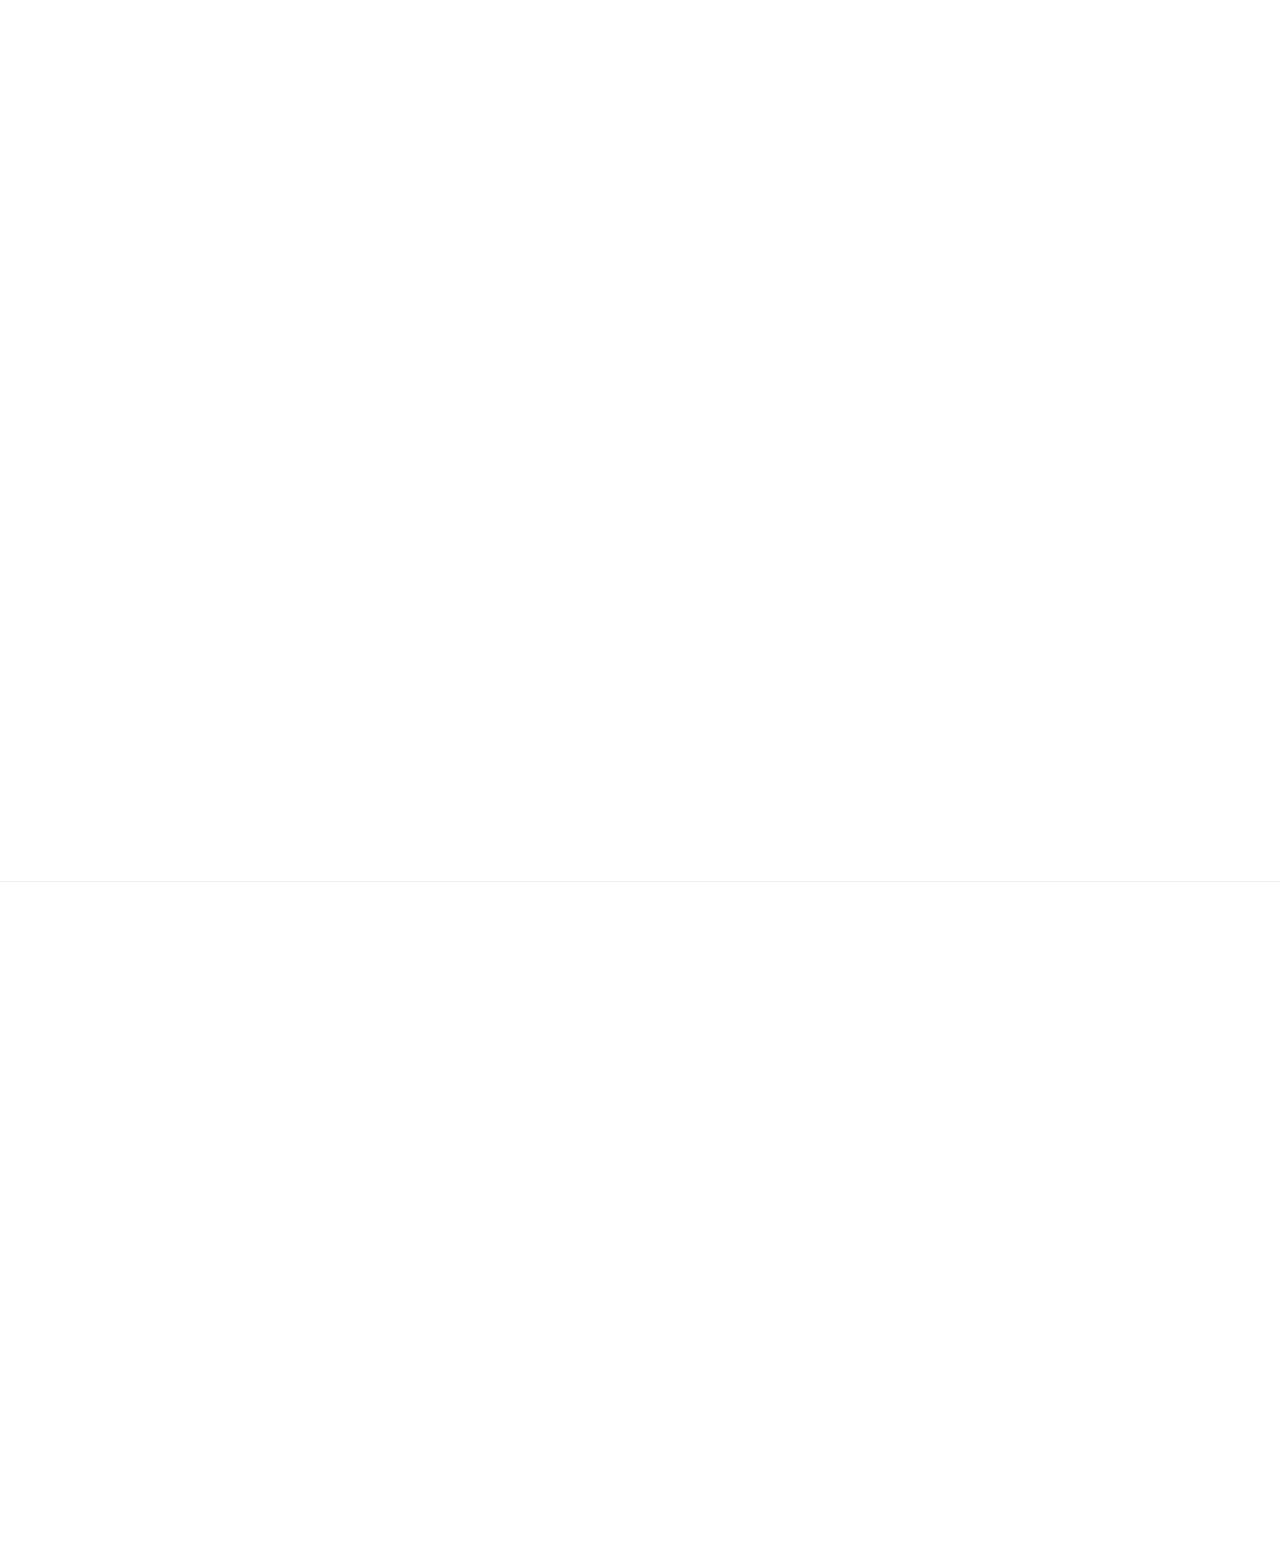
<file: Clinic/about.html>
<!DOCTYPE html>
<html lang="en">

<head>
  <meta charset="utf-8">
  <meta content="width=device-width, initial-scale=1.0" name="viewport">
  <title>About - Clinic Bootstrap Template</title>
  <meta name="description" content="">
  <meta name="keywords" content="">

  <!-- Favicons -->
  <link href="assets/img/favicon.png" rel="icon">
  <link href="assets/img/apple-touch-icon.png" rel="apple-touch-icon">

  <!-- Fonts -->
  <link href="https://fonts.googleapis.com" rel="preconnect">
  <link href="https://fonts.gstatic.com" rel="preconnect" crossorigin>
  <link href="https://fonts.googleapis.com/css2?family=Roboto:ital,wght@0,100;0,300;0,400;0,500;0,700;0,900;1,100;1,300;1,400;1,500;1,700;1,900&family=Montserrat:ital,wght@0,100;0,200;0,300;0,400;0,500;0,600;0,700;0,800;0,900;1,100;1,200;1,300;1,400;1,500;1,600;1,700;1,800;1,900&family=Lato:ital,wght@0,100;0,300;0,400;0,700;0,900;1,100;1,300;1,400;1,700;1,900&display=swap" rel="stylesheet">

  <!-- Vendor CSS Files -->
  <link href="assets/vendor/bootstrap/css/bootstrap.min.css" rel="stylesheet">
  <link href="assets/vendor/bootstrap-icons/bootstrap-icons.css" rel="stylesheet">
  <link href="assets/vendor/aos/aos.css" rel="stylesheet">
  <link href="assets/vendor/glightbox/css/glightbox.min.css" rel="stylesheet">
  <link href="assets/vendor/fontawesome-free/css/all.min.css" rel="stylesheet">
  <link href="assets/vendor/swiper/swiper-bundle.min.css" rel="stylesheet">

  <!-- Main CSS File -->
  <link href="assets/css/main.css" rel="stylesheet">

  <!-- =======================================================
  * Template Name: Clinic
  * Template URL: https://bootstrapmade.com/clinic-bootstrap-template/
  * Updated: Jul 23 2025 with Bootstrap v5.3.7
  * Author: BootstrapMade.com
  * License: https://bootstrapmade.com/license/
  ======================================================== -->
</head>

<body class="about-page">

  <header id="header" class="header fixed-top">

    <div class="topbar d-flex align-items-center dark-background">
      <div class="container d-flex justify-content-center justify-content-md-between">
        <div class="contact-info d-flex align-items-center">
          <i class="bi bi-envelope d-flex align-items-center"><a href="mailto:contact@example.com">contact@example.com</a></i>
          <i class="bi bi-phone d-flex align-items-center ms-4"><span>+1 5589 55488 55</span></i>
        </div>
        <div class="social-links d-none d-md-flex align-items-center">
          <a href="#" class="twitter"><i class="bi bi-twitter-x"></i></a>
          <a href="#" class="facebook"><i class="bi bi-facebook"></i></a>
          <a href="#" class="instagram"><i class="bi bi-instagram"></i></a>
          <a href="#" class="linkedin"><i class="bi bi-linkedin"></i></a>
        </div>
      </div>
    </div><!-- End Top Bar -->

    <div class="branding d-flex align-items-cente">

      <div class="container position-relative d-flex align-items-center justify-content-between">
        <a href="index.html" class="logo d-flex align-items-center">
          <!-- Uncomment the line below if you also wish to use an image logo -->
          <!-- <img src="assets/img/logo.webp" alt=""> -->
          <h1 class="sitename">Clinic</h1>
        </a>

        <nav id="navmenu" class="navmenu">
          <ul>
            <li><a href="index.html">Home</a></li>
            <li><a href="about.html" class="active">About</a></li>
            <li><a href="departments.html">Departments</a></li>
            <li><a href="services.html">Services</a></li>
            <li><a href="doctors.html">Doctors</a></li>
            <li class="dropdown"><a href="#"><span>More Pages</span> <i class="bi bi-chevron-down toggle-dropdown"></i></a>
              <ul>
                <li><a href="department-details.html">Department Details</a></li>
                <li><a href="service-details.html">Service Details</a></li>
                <li><a href="appointment.html">Appointment</a></li>
                <li><a href="testimonials.html">Testimonials</a></li>
                <li><a href="faq.html">Frequently Asked Questions</a></li>
                <li><a href="gallery.html">Gallery</a></li>
                <li><a href="terms.html">Terms</a></li>
                <li><a href="privacy.html">Privacy</a></li>
                <li><a href="404.html">404</a></li>
              </ul>
            </li>
            <li class="dropdown"><a href="#"><span>Dropdown</span> <i class="bi bi-chevron-down toggle-dropdown"></i></a>
              <ul>
                <li><a href="#">Dropdown 1</a></li>
                <li class="dropdown"><a href="#"><span>Deep Dropdown</span> <i class="bi bi-chevron-down toggle-dropdown"></i></a>
                  <ul>
                    <li><a href="#">Deep Dropdown 1</a></li>
                    <li><a href="#">Deep Dropdown 2</a></li>
                    <li><a href="#">Deep Dropdown 3</a></li>
                    <li><a href="#">Deep Dropdown 4</a></li>
                    <li><a href="#">Deep Dropdown 5</a></li>
                  </ul>
                </li>
                <li><a href="#">Dropdown 2</a></li>
                <li><a href="#">Dropdown 3</a></li>
                <li><a href="#">Dropdown 4</a></li>
              </ul>
            </li>
            <li><a href="contact.html">Contact</a></li>
          </ul>
          <i class="mobile-nav-toggle d-xl-none bi bi-list"></i>
        </nav>

      </div>

    </div>

  </header>

  <main class="main">

    <!-- Page Title -->
    <div class="page-title">
      <div class="heading">
        <div class="container">
          <div class="row d-flex justify-content-center text-center">
            <div class="col-lg-8">
              <h1 class="heading-title">About</h1>
              <p class="mb-0">
                Odio et unde deleniti. Deserunt numquam exercitationem. Officiis quo
                odio sint voluptas consequatur ut a odio voluptatem. Sit dolorum
                debitis veritatis natus dolores. Quasi ratione sint. Sit quaerat
                ipsum dolorem.
              </p>
            </div>
          </div>
        </div>
      </div>
      <nav class="breadcrumbs">
        <div class="container">
          <ol>
            <li><a href="index.html">Home</a></li>
            <li class="current">About</li>
          </ol>
        </div>
      </nav>
    </div><!-- End Page Title -->

    <!-- About Section -->
    <section id="about" class="about section">

      <div class="container" data-aos="fade-up" data-aos-delay="100">

        <div class="row align-items-center">
          <div class="col-lg-6" data-aos="fade-right" data-aos-delay="100">
            <div class="about-content">
              <h2>Compassionate Care for Every Family</h2>
              <p class="lead">For over two decades, we have been dedicated to providing exceptional healthcare services to our community. Our commitment goes beyond medical treatment—we believe in building lasting relationships with our patients and their families.</p>

              <p>Lorem ipsum dolor sit amet, consectetur adipiscing elit, sed do eiusmod tempor incididunt ut labore et dolore magna aliqua. Ut enim ad minim veniam, quis nostrud exercitation ullamco laboris nisi ut aliquip ex ea commodo consequat.</p>

              <div class="stats-grid">
                <div class="stat-item">
                  <span class="stat-number" data-purecounter-start="0" data-purecounter-end="15000" data-purecounter-duration="2">15000</span>
                  <span class="stat-label">Patients Treated</span>
                </div>
                <div class="stat-item">
                  <span class="stat-number" data-purecounter-start="0" data-purecounter-end="25" data-purecounter-duration="2">25</span>
                  <span class="stat-label">Years Experience</span>
                </div>
                <div class="stat-item">
                  <span class="stat-number" data-purecounter-start="0" data-purecounter-end="50" data-purecounter-duration="2">50</span>
                  <span class="stat-label">Medical Specialists</span>
                </div>
              </div><!-- End Stats Grid -->
            </div><!-- End About Content -->
          </div>

          <div class="col-lg-6" data-aos="fade-left" data-aos-delay="200">
            <div class="image-wrapper">
              <img src="assets/img/health/facilities-6.webp" class="img-fluid main-image" alt="Healthcare facility">
              <div class="floating-image" data-aos="zoom-in" data-aos-delay="400">
                <img src="assets/img/health/staff-8.webp" class="img-fluid" alt="Medical team">
              </div>
            </div><!-- End Image Wrapper -->
          </div>
        </div>

        <div class="values-section" data-aos="fade-up" data-aos-delay="300">
          <div class="row">
            <div class="col-lg-12 text-center">
              <h3>Our Core Values</h3>
              <p class="section-description">These principles guide everything we do in our commitment to exceptional healthcare</p>
            </div>
          </div>

          <div class="row">
            <div class="col-lg-3 col-md-6" data-aos="fade-up" data-aos-delay="100">
              <div class="value-item">
                <div class="value-icon">
                  <i class="bi bi-heart-pulse"></i>
                </div>
                <h4>Compassion</h4>
                <p>Providing care with empathy and understanding for every patient's unique needs and circumstances.</p>
              </div>
            </div>

            <div class="col-lg-3 col-md-6" data-aos="fade-up" data-aos-delay="200">
              <div class="value-item">
                <div class="value-icon">
                  <i class="bi bi-shield-check"></i>
                </div>
                <h4>Excellence</h4>
                <p>Maintaining the highest standards of medical care through continuous learning and innovation.</p>
              </div>
            </div>

            <div class="col-lg-3 col-md-6" data-aos="fade-up" data-aos-delay="300">
              <div class="value-item">
                <div class="value-icon">
                  <i class="bi bi-people"></i>
                </div>
                <h4>Integrity</h4>
                <p>Building trust through honest communication and ethical practices in all our interactions.</p>
              </div>
            </div>

            <div class="col-lg-3 col-md-6" data-aos="fade-up" data-aos-delay="400">
              <div class="value-item">
                <div class="value-icon">
                  <i class="bi bi-lightbulb"></i>
                </div>
                <h4>Innovation</h4>
                <p>Embracing cutting-edge technology and treatments to improve patient outcomes.</p>
              </div>
            </div>
          </div><!-- End Values Row -->
        </div><!-- End Values Section -->

        <div class="certifications-section" data-aos="fade-up" data-aos-delay="400">
          <div class="row">
            <div class="col-lg-12 text-center">
              <h3>Accreditations &amp; Certifications</h3>
              <p class="section-description">Recognized by leading healthcare organizations for our commitment to quality care</p>
            </div>
          </div>

          <div class="row justify-content-center">
            <div class="col-lg-2 col-md-3 col-sm-4 col-6" data-aos="zoom-in" data-aos-delay="100">
              <div class="certification-item">
                <img src="assets/img/clients/clients-1.webp" class="img-fluid" alt="Healthcare certification">
              </div>
            </div>
            <div class="col-lg-2 col-md-3 col-sm-4 col-6" data-aos="zoom-in" data-aos-delay="200">
              <div class="certification-item">
                <img src="assets/img/clients/clients-2.webp" class="img-fluid" alt="Medical accreditation">
              </div>
            </div>
            <div class="col-lg-2 col-md-3 col-sm-4 col-6" data-aos="zoom-in" data-aos-delay="300">
              <div class="certification-item">
                <img src="assets/img/clients/clients-3.webp" class="img-fluid" alt="Healthcare certification">
              </div>
            </div>
            <div class="col-lg-2 col-md-3 col-sm-4 col-6" data-aos="zoom-in" data-aos-delay="400">
              <div class="certification-item">
                <img src="assets/img/clients/clients-4.webp" class="img-fluid" alt="Medical certification">
              </div>
            </div>
            <div class="col-lg-2 col-md-3 col-sm-4 col-6" data-aos="zoom-in" data-aos-delay="500">
              <div class="certification-item">
                <img src="assets/img/clients/clients-5.webp" class="img-fluid" alt="Healthcare accreditation">
              </div>
            </div>
          </div><!-- End Certifications Row -->
        </div><!-- End Certifications Section -->

      </div>

    </section><!-- /About Section -->

  </main>

  <footer id="footer" class="footer-16 footer position-relative">

    <div class="container">

      <div class="footer-main" data-aos="fade-up" data-aos-delay="100">
        <div class="row align-items-start">

          <div class="col-lg-5">
            <div class="brand-section">
              <a href="index.html" class="logo d-flex align-items-center mb-4">
                <span class="sitename">Clinic</span>
              </a>
              <p class="brand-description">Crafting exceptional digital experiences through thoughtful design and innovative solutions that elevate your brand presence.</p>

              <div class="contact-info mt-5">
                <div class="contact-item">
                  <i class="bi bi-geo-alt"></i>
                  <span>123 Creative Boulevard, Design District, NY 10012</span>
                </div>
                <div class="contact-item">
                  <i class="bi bi-telephone"></i>
                  <span>+1 (555) 987-6543</span>
                </div>
                <div class="contact-item">
                  <i class="bi bi-envelope"></i>
                  <span>hello@designstudio.com</span>
                </div>
              </div>
            </div>
          </div>

          <div class="col-lg-7">
            <div class="footer-nav-wrapper">
              <div class="row">

                <div class="col-6 col-lg-3">
                  <div class="nav-column">
                    <h6>Studio</h6>
                    <nav class="footer-nav">
                      <a href="#">Our Story</a>
                      <a href="#">Design Process</a>
                      <a href="#">Portfolio</a>
                      <a href="#">Case Studies</a>
                      <a href="#">Awards</a>
                    </nav>
                  </div>
                </div>

                <div class="col-6 col-lg-3">
                  <div class="nav-column">
                    <h6>Services</h6>
                    <nav class="footer-nav">
                      <a href="#">Brand Identity</a>
                      <a href="#">Web Design</a>
                      <a href="#">Mobile Apps</a>
                      <a href="#">Digital Strategy</a>
                      <a href="#">Consultation</a>
                    </nav>
                  </div>
                </div>

                <div class="col-6 col-lg-3">
                  <div class="nav-column">
                    <h6>Resources</h6>
                    <nav class="footer-nav">
                      <a href="#">Design Blog</a>
                      <a href="#">Style Guide</a>
                      <a href="#">Free Assets</a>
                      <a href="#">Tutorials</a>
                      <a href="#">Inspiration</a>
                    </nav>
                  </div>
                </div>

                <div class="col-6 col-lg-3">
                  <div class="nav-column">
                    <h6>Connect</h6>
                    <nav class="footer-nav">
                      <a href="#">Start Project</a>
                      <a href="#">Schedule Call</a>
                      <a href="#">Join Newsletter</a>
                      <a href="#">Follow Updates</a>
                      <a href="#">Partnership</a>
                    </nav>
                  </div>
                </div>

              </div>
            </div>
          </div>

        </div>
      </div>

    </div>

    <div class="footer-bottom">
      <div class="container">
        <div class="bottom-content" data-aos="fade-up" data-aos-delay="300">
          <div class="row align-items-center">

            <div class="col-lg-6">
              <div class="copyright">
                <p>© <span class="sitename">Clinic</span>. All rights reserved.</p>
              </div>
            </div>

            <div class="col-lg-6">
              <div class="legal-links">
                <a href="#">Privacy Policy</a>
                <a href="#">Terms of Service</a>
                <a href="#">Cookie Policy</a>
                <div class="credits">
                  <!-- All the links in the footer should remain intact. -->
                  <!-- You can delete the links only if you've purchased the pro version. -->
                  <!-- Licensing information: https://bootstrapmade.com/license/ -->
                  <!-- Purchase the pro version with working PHP/AJAX contact form: [buy-url] -->
                  Designed by <a href="https://bootstrapmade.com/">BootstrapMade</a>
                </div>
              </div>
            </div>

          </div>
        </div>
      </div>
    </div>

  </footer>

  <!-- Scroll Top -->
  <a href="#" id="scroll-top" class="scroll-top d-flex align-items-center justify-content-center"><i class="bi bi-arrow-up-short"></i></a>

  <!-- Preloader -->
  <div id="preloader"></div>

  <!-- Vendor JS Files -->
  <script src="assets/vendor/bootstrap/js/bootstrap.bundle.min.js"></script>
  <script src="assets/vendor/php-email-form/validate.js"></script>
  <script src="assets/vendor/aos/aos.js"></script>
  <script src="assets/vendor/glightbox/js/glightbox.min.js"></script>
  <script src="assets/vendor/purecounter/purecounter_vanilla.js"></script>
  <script src="assets/vendor/swiper/swiper-bundle.min.js"></script>

  <!-- Main JS File -->
  <script src="assets/js/main.js"></script>

</body>

</html>
</file>
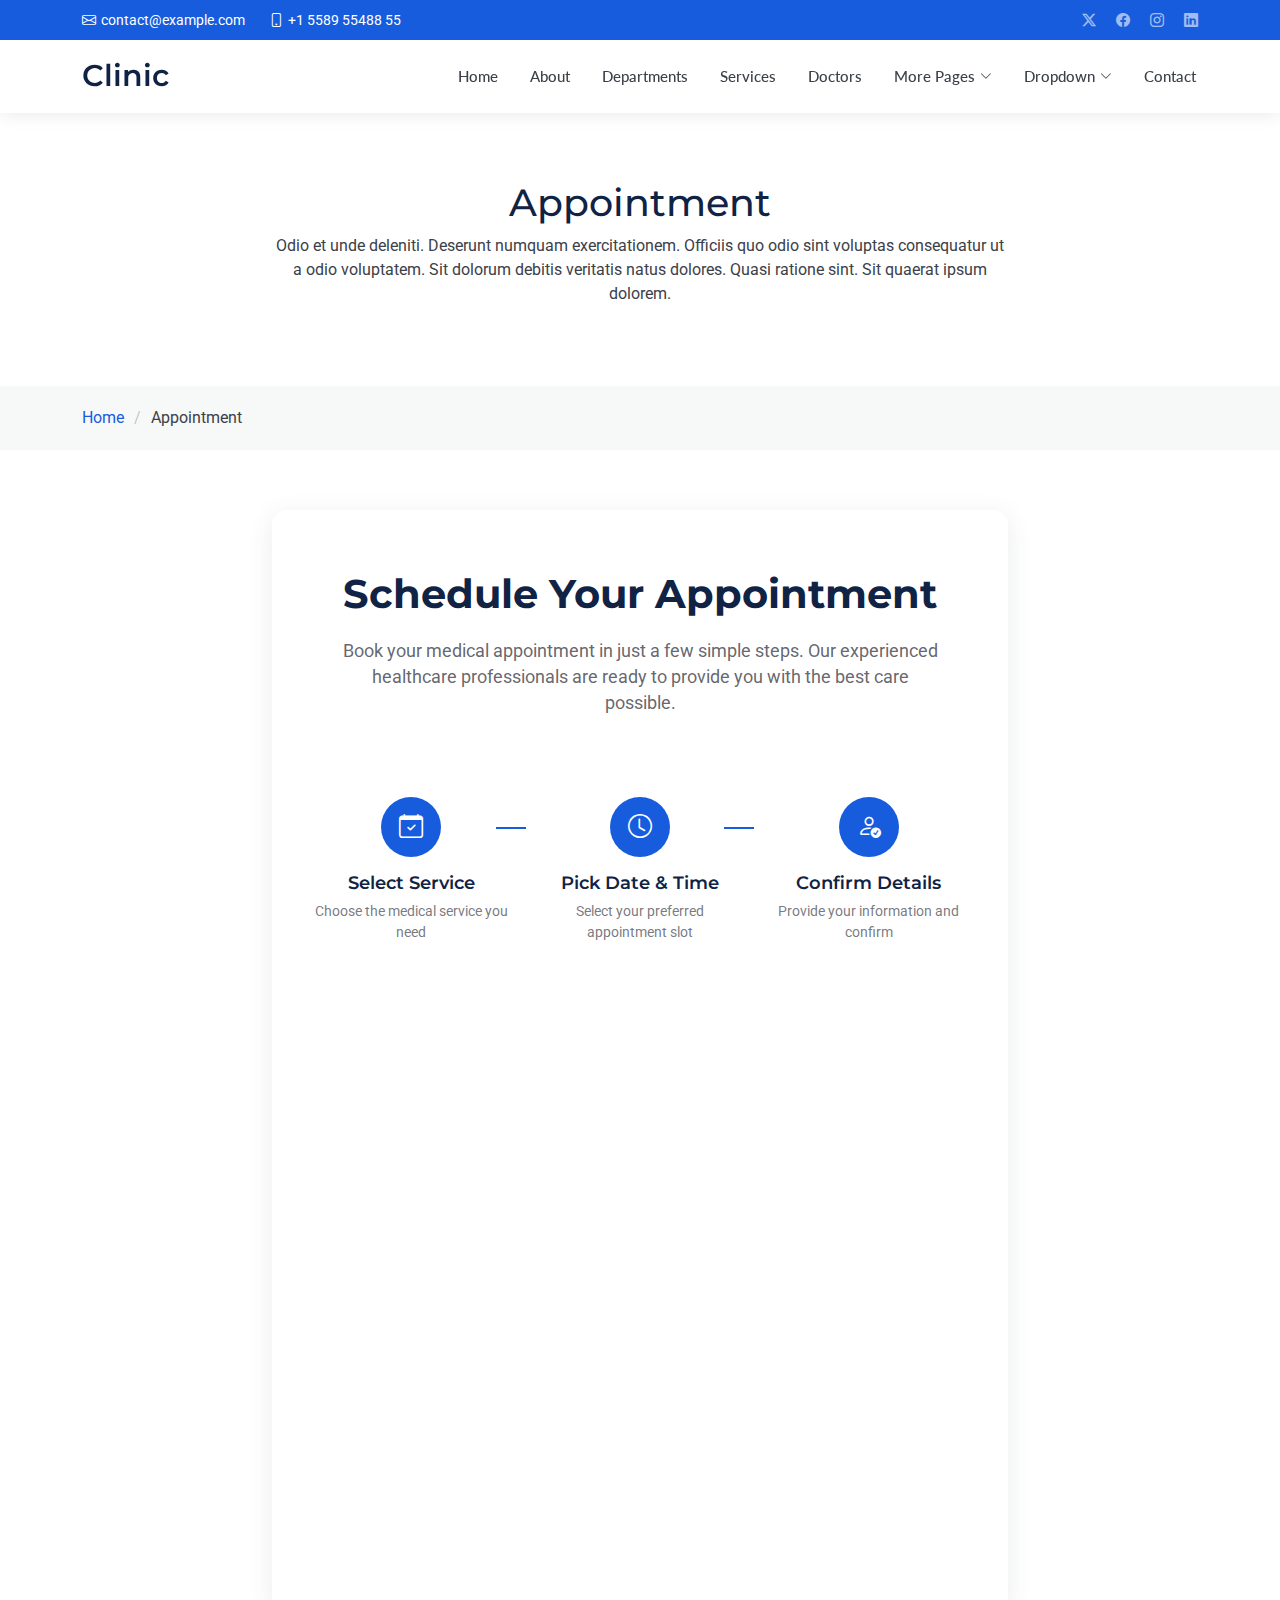
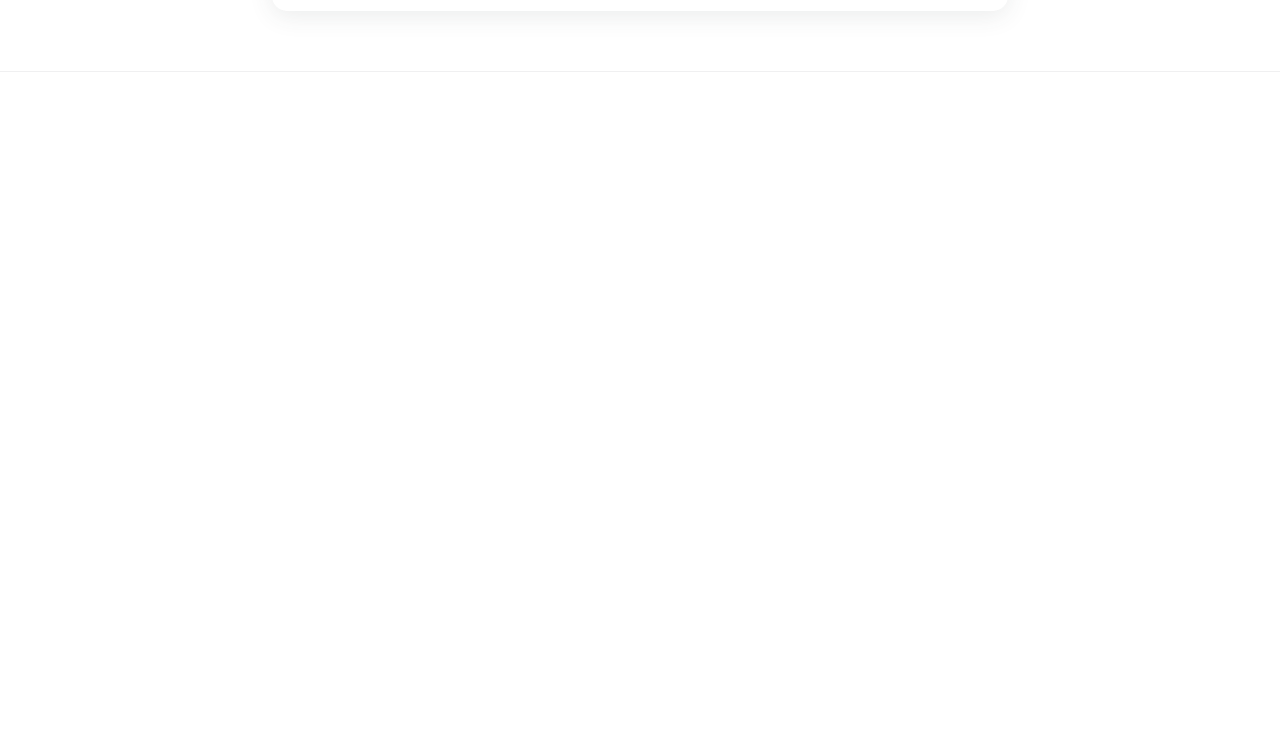
<file: Clinic/appointment.html>
<!DOCTYPE html>
<html lang="en">

<head>
  <meta charset="utf-8">
  <meta content="width=device-width, initial-scale=1.0" name="viewport">
  <title>Appointment - Clinic Bootstrap Template</title>
  <meta name="description" content="">
  <meta name="keywords" content="">

  <!-- Favicons -->
  <link href="assets/img/favicon.png" rel="icon">
  <link href="assets/img/apple-touch-icon.png" rel="apple-touch-icon">

  <!-- Fonts -->
  <link href="https://fonts.googleapis.com" rel="preconnect">
  <link href="https://fonts.gstatic.com" rel="preconnect" crossorigin>
  <link href="https://fonts.googleapis.com/css2?family=Roboto:ital,wght@0,100;0,300;0,400;0,500;0,700;0,900;1,100;1,300;1,400;1,500;1,700;1,900&family=Montserrat:ital,wght@0,100;0,200;0,300;0,400;0,500;0,600;0,700;0,800;0,900;1,100;1,200;1,300;1,400;1,500;1,600;1,700;1,800;1,900&family=Lato:ital,wght@0,100;0,300;0,400;0,700;0,900;1,100;1,300;1,400;1,700;1,900&display=swap" rel="stylesheet">

  <!-- Vendor CSS Files -->
  <link href="assets/vendor/bootstrap/css/bootstrap.min.css" rel="stylesheet">
  <link href="assets/vendor/bootstrap-icons/bootstrap-icons.css" rel="stylesheet">
  <link href="assets/vendor/aos/aos.css" rel="stylesheet">
  <link href="assets/vendor/glightbox/css/glightbox.min.css" rel="stylesheet">
  <link href="assets/vendor/fontawesome-free/css/all.min.css" rel="stylesheet">
  <link href="assets/vendor/swiper/swiper-bundle.min.css" rel="stylesheet">

  <!-- Main CSS File -->
  <link href="assets/css/main.css" rel="stylesheet">

  <!-- =======================================================
  * Template Name: Clinic
  * Template URL: https://bootstrapmade.com/clinic-bootstrap-template/
  * Updated: Jul 23 2025 with Bootstrap v5.3.7
  * Author: BootstrapMade.com
  * License: https://bootstrapmade.com/license/
  ======================================================== -->
</head>

<body class="appointment-page">

  <header id="header" class="header fixed-top">

    <div class="topbar d-flex align-items-center dark-background">
      <div class="container d-flex justify-content-center justify-content-md-between">
        <div class="contact-info d-flex align-items-center">
          <i class="bi bi-envelope d-flex align-items-center"><a href="mailto:contact@example.com">contact@example.com</a></i>
          <i class="bi bi-phone d-flex align-items-center ms-4"><span>+1 5589 55488 55</span></i>
        </div>
        <div class="social-links d-none d-md-flex align-items-center">
          <a href="#" class="twitter"><i class="bi bi-twitter-x"></i></a>
          <a href="#" class="facebook"><i class="bi bi-facebook"></i></a>
          <a href="#" class="instagram"><i class="bi bi-instagram"></i></a>
          <a href="#" class="linkedin"><i class="bi bi-linkedin"></i></a>
        </div>
      </div>
    </div><!-- End Top Bar -->

    <div class="branding d-flex align-items-cente">

      <div class="container position-relative d-flex align-items-center justify-content-between">
        <a href="index.html" class="logo d-flex align-items-center">
          <!-- Uncomment the line below if you also wish to use an image logo -->
          <!-- <img src="assets/img/logo.webp" alt=""> -->
          <h1 class="sitename">Clinic</h1>
        </a>

        <nav id="navmenu" class="navmenu">
          <ul>
            <li><a href="index.html">Home</a></li>
            <li><a href="about.html">About</a></li>
            <li><a href="departments.html">Departments</a></li>
            <li><a href="services.html">Services</a></li>
            <li><a href="doctors.html">Doctors</a></li>
            <li class="dropdown"><a href="#"><span>More Pages</span> <i class="bi bi-chevron-down toggle-dropdown"></i></a>
              <ul>
                <li><a href="department-details.html">Department Details</a></li>
                <li><a href="service-details.html">Service Details</a></li>
                <li><a href="appointment.html" class="active">Appointment</a></li>
                <li><a href="testimonials.html">Testimonials</a></li>
                <li><a href="faq.html">Frequently Asked Questions</a></li>
                <li><a href="gallery.html">Gallery</a></li>
                <li><a href="terms.html">Terms</a></li>
                <li><a href="privacy.html">Privacy</a></li>
                <li><a href="404.html">404</a></li>
              </ul>
            </li>
            <li class="dropdown"><a href="#"><span>Dropdown</span> <i class="bi bi-chevron-down toggle-dropdown"></i></a>
              <ul>
                <li><a href="#">Dropdown 1</a></li>
                <li class="dropdown"><a href="#"><span>Deep Dropdown</span> <i class="bi bi-chevron-down toggle-dropdown"></i></a>
                  <ul>
                    <li><a href="#">Deep Dropdown 1</a></li>
                    <li><a href="#">Deep Dropdown 2</a></li>
                    <li><a href="#">Deep Dropdown 3</a></li>
                    <li><a href="#">Deep Dropdown 4</a></li>
                    <li><a href="#">Deep Dropdown 5</a></li>
                  </ul>
                </li>
                <li><a href="#">Dropdown 2</a></li>
                <li><a href="#">Dropdown 3</a></li>
                <li><a href="#">Dropdown 4</a></li>
              </ul>
            </li>
            <li><a href="contact.html">Contact</a></li>
          </ul>
          <i class="mobile-nav-toggle d-xl-none bi bi-list"></i>
        </nav>

      </div>

    </div>

  </header>

  <main class="main">

    <!-- Page Title -->
    <div class="page-title">
      <div class="heading">
        <div class="container">
          <div class="row d-flex justify-content-center text-center">
            <div class="col-lg-8">
              <h1 class="heading-title">Appointment</h1>
              <p class="mb-0">
                Odio et unde deleniti. Deserunt numquam exercitationem. Officiis quo
                odio sint voluptas consequatur ut a odio voluptatem. Sit dolorum
                debitis veritatis natus dolores. Quasi ratione sint. Sit quaerat
                ipsum dolorem.
              </p>
            </div>
          </div>
        </div>
      </div>
      <nav class="breadcrumbs">
        <div class="container">
          <ol>
            <li><a href="index.html">Home</a></li>
            <li class="current">Appointment</li>
          </ol>
        </div>
      </nav>
    </div><!-- End Page Title -->

    <!-- Appointmnet Section -->
    <section id="appointmnet" class="appointmnet section">

      <div class="container" data-aos="fade-up" data-aos-delay="100">

        <div class="row">
          <div class="col-lg-8 mx-auto">
            <div class="booking-wrapper">
              <div class="booking-header text-center" data-aos="fade-up" data-aos-delay="200">
                <h2>Schedule Your Appointment</h2>
                <p>Book your medical appointment in just a few simple steps. Our experienced healthcare professionals are ready to provide you with the best care possible.</p>
              </div>

              <div class="booking-steps" data-aos="fade-up" data-aos-delay="300">
                <div class="step">
                  <div class="step-icon">
                    <i class="bi bi-calendar-check"></i>
                  </div>
                  <div class="step-content">
                    <h4>Select Service</h4>
                    <p>Choose the medical service you need</p>
                  </div>
                </div>
                <div class="step">
                  <div class="step-icon">
                    <i class="bi bi-clock"></i>
                  </div>
                  <div class="step-content">
                    <h4>Pick Date &amp; Time</h4>
                    <p>Select your preferred appointment slot</p>
                  </div>
                </div>
                <div class="step">
                  <div class="step-icon">
                    <i class="bi bi-person-check"></i>
                  </div>
                  <div class="step-content">
                    <h4>Confirm Details</h4>
                    <p>Provide your information and confirm</p>
                  </div>
                </div>
              </div>

              <div class="appointment-form" data-aos="fade-up" data-aos-delay="400">
                <form action="forms/book-appointment.php" method="post" class="php-email-form">
                  <div class="row gy-4">
                    <div class="col-md-6">
                      <input type="text" name="name" class="form-control" placeholder="Full Name" required="">
                    </div>
                    <div class="col-md-6">
                      <input type="email" name="email" class="form-control" placeholder="Email Address" required="">
                    </div>
                    <div class="col-md-6">
                      <input type="tel" name="phone" class="form-control" placeholder="Phone Number" required="">
                    </div>
                    <div class="col-md-6">
                      <select name="department" class="form-select" required="">
                        <option value="">Select Department</option>
                        <option value="general">General Consultation</option>
                        <option value="cardiology">Cardiology</option>
                        <option value="neurology">Neurology</option>
                        <option value="orthopedics">Orthopedics</option>
                        <option value="pediatrics">Pediatrics</option>
                        <option value="dermatology">Dermatology</option>
                        <option value="oncology">Oncology</option>
                      </select>
                    </div>
                    <div class="col-md-6">
                      <input type="date" name="date" class="form-control" required="">
                    </div>
                    <div class="col-md-6">
                      <select name="doctor" class="form-select" required="">
                        <option value="">Select Doctor</option>
                        <option value="dr-sarah-johnson">Dr. Sarah Johnson</option>
                        <option value="dr-michael-chen">Dr. Michael Chen</option>
                        <option value="dr-emily-davis">Dr. Emily Davis</option>
                        <option value="dr-robert-smith">Dr. Robert Smith</option>
                        <option value="dr-lisa-brown">Dr. Lisa Brown</option>
                        <option value="dr-david-wilson">Dr. David Wilson</option>
                        <option value="dr-maria-rodriguez">Dr. Maria Rodriguez</option>
                      </select>
                    </div>
                    <div class="col-12">
                      <textarea name="message" class="form-control" rows="4" placeholder="Additional notes or symptoms (optional)"></textarea>
                    </div>
                    <div class="col-12">
                      <div class="loading">Loading</div>
                      <div class="error-message"></div>
                      <div class="sent-message">Your appointment has been scheduled. Thank you!</div>
                      <button type="submit" class="btn-book">Book Appointment Now</button>
                    </div>
                  </div>
                </form>
              </div>

              <div class="emergency-info" data-aos="fade-up" data-aos-delay="500">
                <p><i class="bi bi-exclamation-triangle"></i> For medical emergencies, please call <strong>911</strong> or go to the nearest emergency room.</p>
              </div>

            </div>
          </div>
        </div>

      </div>

    </section><!-- /Appointmnet Section -->

  </main>

  <footer id="footer" class="footer-16 footer position-relative">

    <div class="container">

      <div class="footer-main" data-aos="fade-up" data-aos-delay="100">
        <div class="row align-items-start">

          <div class="col-lg-5">
            <div class="brand-section">
              <a href="index.html" class="logo d-flex align-items-center mb-4">
                <span class="sitename">Clinic</span>
              </a>
              <p class="brand-description">Crafting exceptional digital experiences through thoughtful design and innovative solutions that elevate your brand presence.</p>

              <div class="contact-info mt-5">
                <div class="contact-item">
                  <i class="bi bi-geo-alt"></i>
                  <span>123 Creative Boulevard, Design District, NY 10012</span>
                </div>
                <div class="contact-item">
                  <i class="bi bi-telephone"></i>
                  <span>+1 (555) 987-6543</span>
                </div>
                <div class="contact-item">
                  <i class="bi bi-envelope"></i>
                  <span>hello@designstudio.com</span>
                </div>
              </div>
            </div>
          </div>

          <div class="col-lg-7">
            <div class="footer-nav-wrapper">
              <div class="row">

                <div class="col-6 col-lg-3">
                  <div class="nav-column">
                    <h6>Studio</h6>
                    <nav class="footer-nav">
                      <a href="#">Our Story</a>
                      <a href="#">Design Process</a>
                      <a href="#">Portfolio</a>
                      <a href="#">Case Studies</a>
                      <a href="#">Awards</a>
                    </nav>
                  </div>
                </div>

                <div class="col-6 col-lg-3">
                  <div class="nav-column">
                    <h6>Services</h6>
                    <nav class="footer-nav">
                      <a href="#">Brand Identity</a>
                      <a href="#">Web Design</a>
                      <a href="#">Mobile Apps</a>
                      <a href="#">Digital Strategy</a>
                      <a href="#">Consultation</a>
                    </nav>
                  </div>
                </div>

                <div class="col-6 col-lg-3">
                  <div class="nav-column">
                    <h6>Resources</h6>
                    <nav class="footer-nav">
                      <a href="#">Design Blog</a>
                      <a href="#">Style Guide</a>
                      <a href="#">Free Assets</a>
                      <a href="#">Tutorials</a>
                      <a href="#">Inspiration</a>
                    </nav>
                  </div>
                </div>

                <div class="col-6 col-lg-3">
                  <div class="nav-column">
                    <h6>Connect</h6>
                    <nav class="footer-nav">
                      <a href="#">Start Project</a>
                      <a href="#">Schedule Call</a>
                      <a href="#">Join Newsletter</a>
                      <a href="#">Follow Updates</a>
                      <a href="#">Partnership</a>
                    </nav>
                  </div>
                </div>

              </div>
            </div>
          </div>

        </div>
      </div>

    </div>

    <div class="footer-bottom">
      <div class="container">
        <div class="bottom-content" data-aos="fade-up" data-aos-delay="300">
          <div class="row align-items-center">

            <div class="col-lg-6">
              <div class="copyright">
                <p>© <span class="sitename">Clinic</span>. All rights reserved.</p>
              </div>
            </div>

            <div class="col-lg-6">
              <div class="legal-links">
                <a href="#">Privacy Policy</a>
                <a href="#">Terms of Service</a>
                <a href="#">Cookie Policy</a>
                <div class="credits">
                  <!-- All the links in the footer should remain intact. -->
                  <!-- You can delete the links only if you've purchased the pro version. -->
                  <!-- Licensing information: https://bootstrapmade.com/license/ -->
                  <!-- Purchase the pro version with working PHP/AJAX contact form: [buy-url] -->
                  Designed by <a href="https://bootstrapmade.com/">BootstrapMade</a>
                </div>
              </div>
            </div>

          </div>
        </div>
      </div>
    </div>

  </footer>

  <!-- Scroll Top -->
  <a href="#" id="scroll-top" class="scroll-top d-flex align-items-center justify-content-center"><i class="bi bi-arrow-up-short"></i></a>

  <!-- Preloader -->
  <div id="preloader"></div>

  <!-- Vendor JS Files -->
  <script src="assets/vendor/bootstrap/js/bootstrap.bundle.min.js"></script>
  <script src="assets/vendor/php-email-form/validate.js"></script>
  <script src="assets/vendor/aos/aos.js"></script>
  <script src="assets/vendor/glightbox/js/glightbox.min.js"></script>
  <script src="assets/vendor/purecounter/purecounter_vanilla.js"></script>
  <script src="assets/vendor/swiper/swiper-bundle.min.js"></script>

  <!-- Main JS File -->
  <script src="assets/js/main.js"></script>

</body>

</html>
</file>
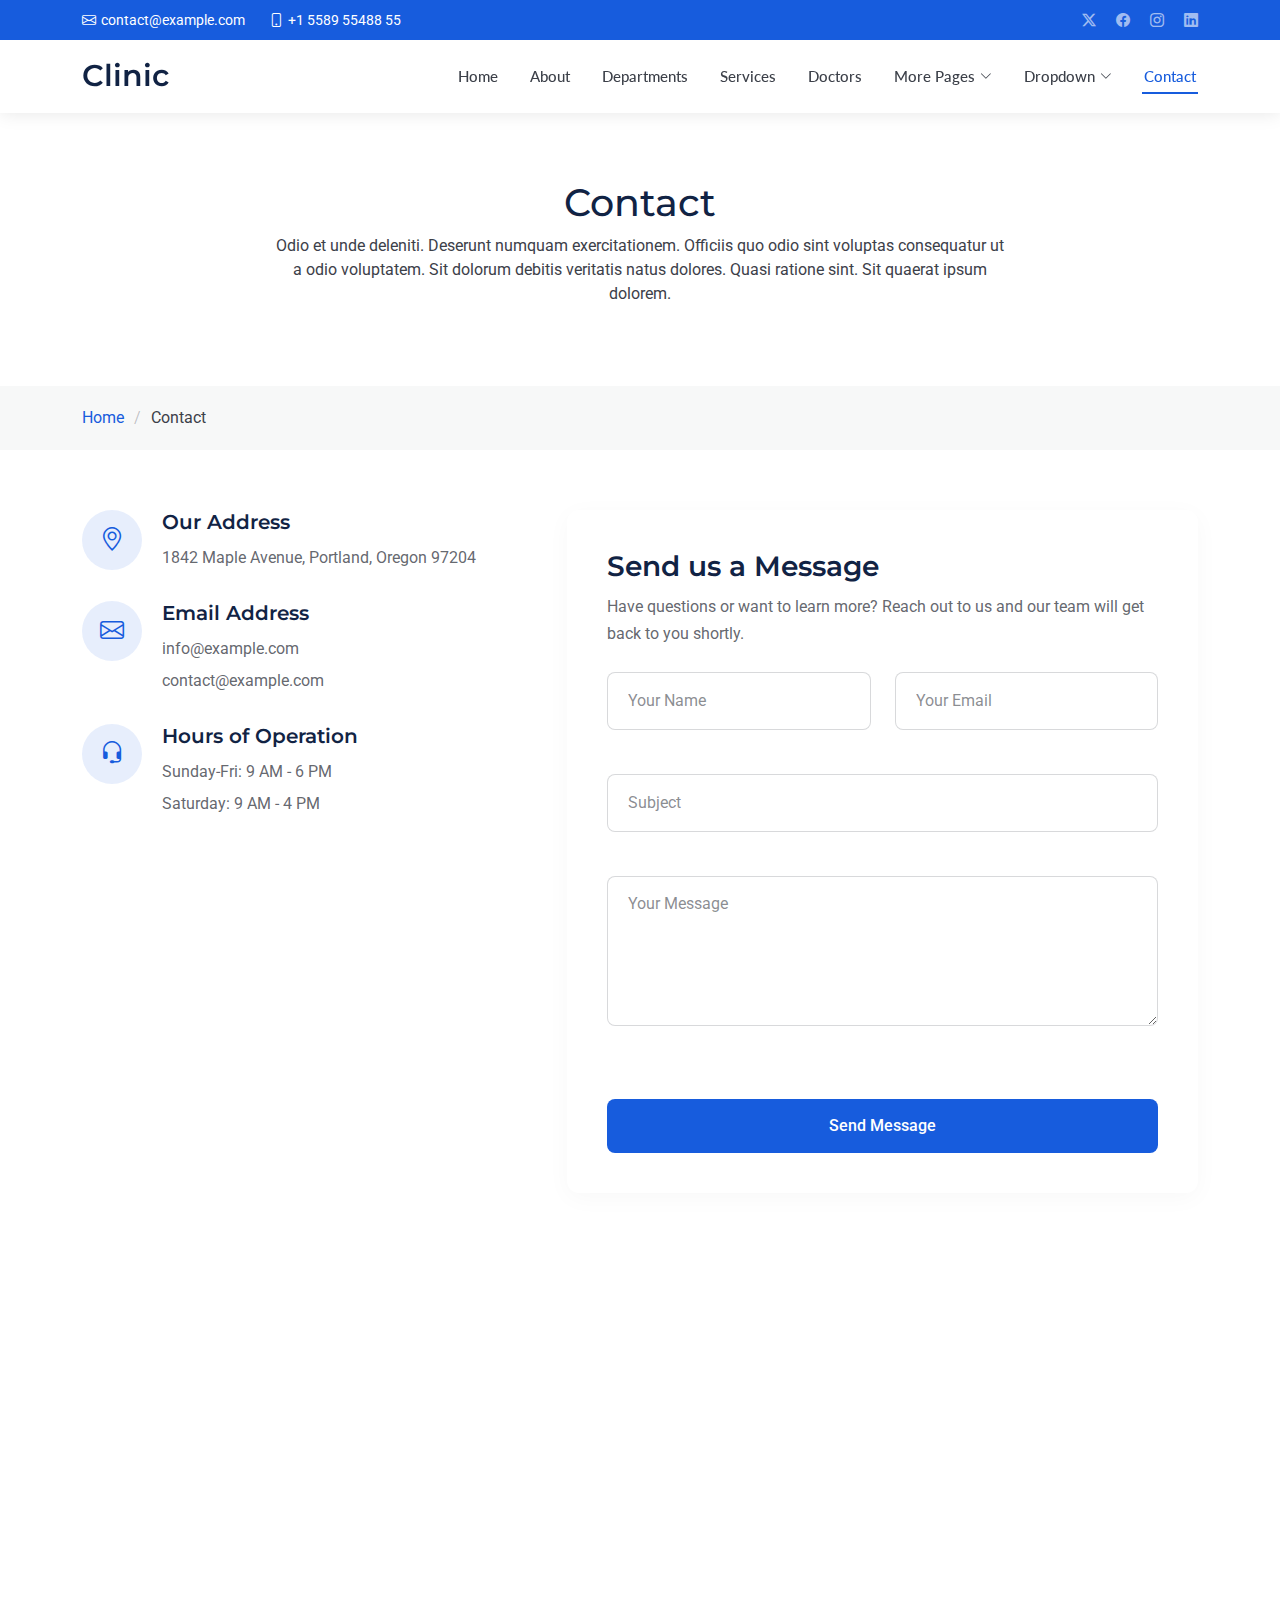
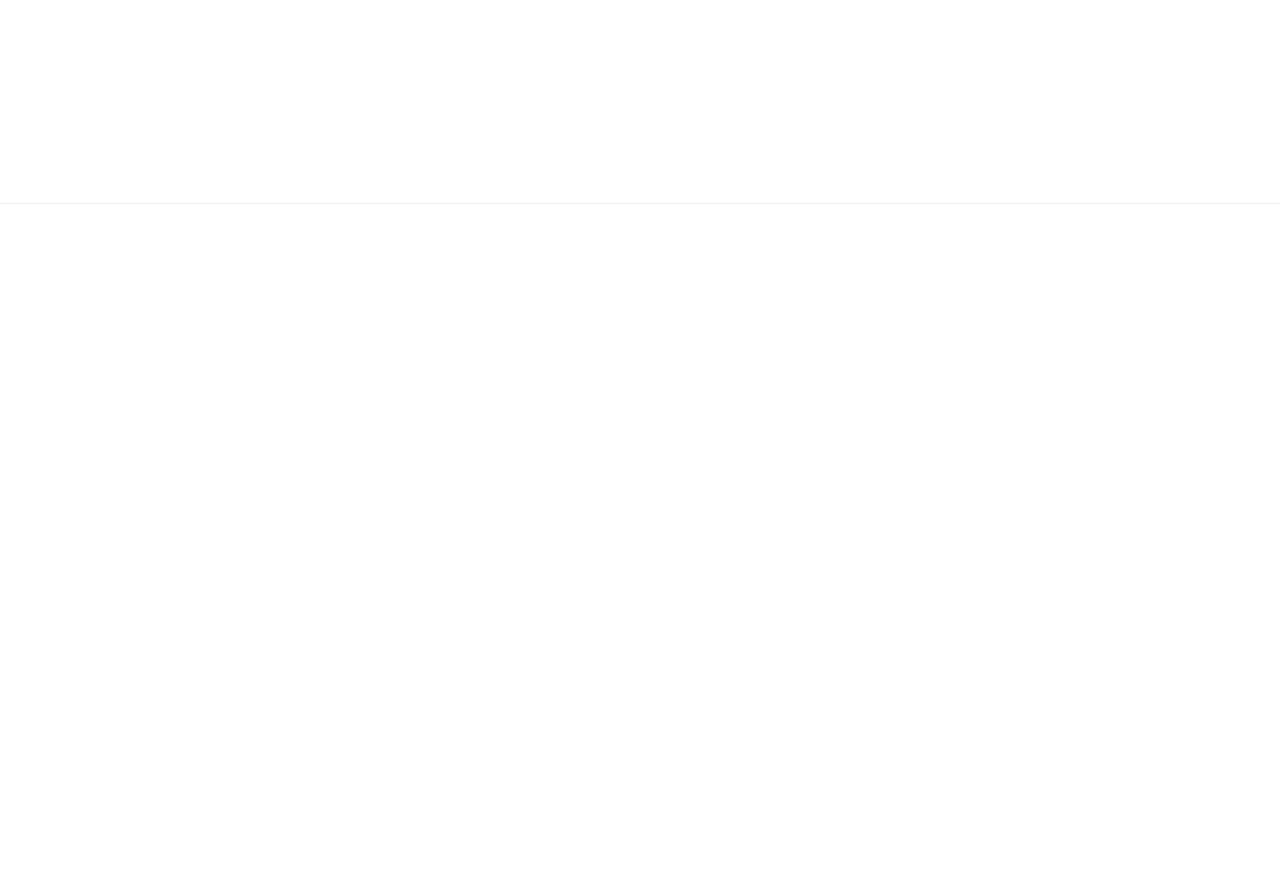
<file: Clinic/contact.html>
<!DOCTYPE html>
<html lang="en">

<head>
  <meta charset="utf-8">
  <meta content="width=device-width, initial-scale=1.0" name="viewport">
  <title>Contact - Clinic Bootstrap Template</title>
  <meta name="description" content="">
  <meta name="keywords" content="">

  <!-- Favicons -->
  <link href="assets/img/favicon.png" rel="icon">
  <link href="assets/img/apple-touch-icon.png" rel="apple-touch-icon">

  <!-- Fonts -->
  <link href="https://fonts.googleapis.com" rel="preconnect">
  <link href="https://fonts.gstatic.com" rel="preconnect" crossorigin>
  <link href="https://fonts.googleapis.com/css2?family=Roboto:ital,wght@0,100;0,300;0,400;0,500;0,700;0,900;1,100;1,300;1,400;1,500;1,700;1,900&family=Montserrat:ital,wght@0,100;0,200;0,300;0,400;0,500;0,600;0,700;0,800;0,900;1,100;1,200;1,300;1,400;1,500;1,600;1,700;1,800;1,900&family=Lato:ital,wght@0,100;0,300;0,400;0,700;0,900;1,100;1,300;1,400;1,700;1,900&display=swap" rel="stylesheet">

  <!-- Vendor CSS Files -->
  <link href="assets/vendor/bootstrap/css/bootstrap.min.css" rel="stylesheet">
  <link href="assets/vendor/bootstrap-icons/bootstrap-icons.css" rel="stylesheet">
  <link href="assets/vendor/aos/aos.css" rel="stylesheet">
  <link href="assets/vendor/glightbox/css/glightbox.min.css" rel="stylesheet">
  <link href="assets/vendor/fontawesome-free/css/all.min.css" rel="stylesheet">
  <link href="assets/vendor/swiper/swiper-bundle.min.css" rel="stylesheet">

  <!-- Main CSS File -->
  <link href="assets/css/main.css" rel="stylesheet">

  <!-- =======================================================
  * Template Name: Clinic
  * Template URL: https://bootstrapmade.com/clinic-bootstrap-template/
  * Updated: Jul 23 2025 with Bootstrap v5.3.7
  * Author: BootstrapMade.com
  * License: https://bootstrapmade.com/license/
  ======================================================== -->
</head>

<body class="contact-page">

  <header id="header" class="header fixed-top">

    <div class="topbar d-flex align-items-center dark-background">
      <div class="container d-flex justify-content-center justify-content-md-between">
        <div class="contact-info d-flex align-items-center">
          <i class="bi bi-envelope d-flex align-items-center"><a href="mailto:contact@example.com">contact@example.com</a></i>
          <i class="bi bi-phone d-flex align-items-center ms-4"><span>+1 5589 55488 55</span></i>
        </div>
        <div class="social-links d-none d-md-flex align-items-center">
          <a href="#" class="twitter"><i class="bi bi-twitter-x"></i></a>
          <a href="#" class="facebook"><i class="bi bi-facebook"></i></a>
          <a href="#" class="instagram"><i class="bi bi-instagram"></i></a>
          <a href="#" class="linkedin"><i class="bi bi-linkedin"></i></a>
        </div>
      </div>
    </div><!-- End Top Bar -->

    <div class="branding d-flex align-items-cente">

      <div class="container position-relative d-flex align-items-center justify-content-between">
        <a href="index.html" class="logo d-flex align-items-center">
          <!-- Uncomment the line below if you also wish to use an image logo -->
          <!-- <img src="assets/img/logo.webp" alt=""> -->
          <h1 class="sitename">Clinic</h1>
        </a>

        <nav id="navmenu" class="navmenu">
          <ul>
            <li><a href="index.html">Home</a></li>
            <li><a href="about.html">About</a></li>
            <li><a href="departments.html">Departments</a></li>
            <li><a href="services.html">Services</a></li>
            <li><a href="doctors.html">Doctors</a></li>
            <li class="dropdown"><a href="#"><span>More Pages</span> <i class="bi bi-chevron-down toggle-dropdown"></i></a>
              <ul>
                <li><a href="department-details.html">Department Details</a></li>
                <li><a href="service-details.html">Service Details</a></li>
                <li><a href="appointment.html">Appointment</a></li>
                <li><a href="testimonials.html">Testimonials</a></li>
                <li><a href="faq.html">Frequently Asked Questions</a></li>
                <li><a href="gallery.html">Gallery</a></li>
                <li><a href="terms.html">Terms</a></li>
                <li><a href="privacy.html">Privacy</a></li>
                <li><a href="404.html">404</a></li>
              </ul>
            </li>
            <li class="dropdown"><a href="#"><span>Dropdown</span> <i class="bi bi-chevron-down toggle-dropdown"></i></a>
              <ul>
                <li><a href="#">Dropdown 1</a></li>
                <li class="dropdown"><a href="#"><span>Deep Dropdown</span> <i class="bi bi-chevron-down toggle-dropdown"></i></a>
                  <ul>
                    <li><a href="#">Deep Dropdown 1</a></li>
                    <li><a href="#">Deep Dropdown 2</a></li>
                    <li><a href="#">Deep Dropdown 3</a></li>
                    <li><a href="#">Deep Dropdown 4</a></li>
                    <li><a href="#">Deep Dropdown 5</a></li>
                  </ul>
                </li>
                <li><a href="#">Dropdown 2</a></li>
                <li><a href="#">Dropdown 3</a></li>
                <li><a href="#">Dropdown 4</a></li>
              </ul>
            </li>
            <li><a href="contact.html" class="active">Contact</a></li>
          </ul>
          <i class="mobile-nav-toggle d-xl-none bi bi-list"></i>
        </nav>

      </div>

    </div>

  </header>

  <main class="main">

    <!-- Page Title -->
    <div class="page-title">
      <div class="heading">
        <div class="container">
          <div class="row d-flex justify-content-center text-center">
            <div class="col-lg-8">
              <h1 class="heading-title">Contact</h1>
              <p class="mb-0">
                Odio et unde deleniti. Deserunt numquam exercitationem. Officiis quo
                odio sint voluptas consequatur ut a odio voluptatem. Sit dolorum
                debitis veritatis natus dolores. Quasi ratione sint. Sit quaerat
                ipsum dolorem.
              </p>
            </div>
          </div>
        </div>
      </div>
      <nav class="breadcrumbs">
        <div class="container">
          <ol>
            <li><a href="index.html">Home</a></li>
            <li class="current">Contact</li>
          </ol>
        </div>
      </nav>
    </div><!-- End Page Title -->

    <!-- Contact Section -->
    <section id="contact" class="contact section">

      <div class="container" data-aos="fade-up" data-aos-delay="100">
        <div class="row g-5">
          <div class="col-lg-5">
            <div class="contact-info-wrapper">
              <div class="contact-info-item" data-aos="fade-up" data-aos-delay="100">
                <div class="info-icon">
                  <i class="bi bi-geo-alt"></i>
                </div>
                <div class="info-content">
                  <h3>Our Address</h3>
                  <p>1842 Maple Avenue, Portland, Oregon 97204</p>
                </div>
              </div>

              <div class="contact-info-item" data-aos="fade-up" data-aos-delay="200">
                <div class="info-icon">
                  <i class="bi bi-envelope"></i>
                </div>
                <div class="info-content">
                  <h3>Email Address</h3>
                  <p>info@example.com</p>
                  <p>contact@example.com</p>
                </div>
              </div>

              <div class="contact-info-item" data-aos="fade-up" data-aos-delay="300">
                <div class="info-icon">
                  <i class="bi bi-headset"></i>
                </div>
                <div class="info-content">
                  <h3>Hours of Operation</h3>
                  <p>Sunday-Fri: 9 AM - 6 PM</p>
                  <p>Saturday: 9 AM - 4 PM</p>
                </div>
              </div>
            </div>
          </div>

          <div class="col-lg-7">
            <div class="contact-form-card" data-aos="fade-up" data-aos-delay="200">
              <h2>Send us a Message</h2>
              <p class="mb-4">Have questions or want to learn more? Reach out to us and our team will get back to you shortly.</p>

              <form action="forms/contact.php" method="post" class="php-email-form">
                <div class="row g-4">
                  <div class="col-md-6">
                    <input type="text" class="form-control" name="name" id="name" placeholder="Your Name" required="">
                  </div>

                  <div class="col-md-6">
                    <input type="email" class="form-control" name="email" id="email" placeholder="Your Email" required="">
                  </div>

                  <div class="col-12">
                    <input type="text" class="form-control" name="subject" id="subject" placeholder="Subject" required="">
                  </div>

                  <div class="col-12">
                    <textarea class="form-control" name="message" id="message" placeholder="Your Message" rows="6" required=""></textarea>
                  </div>

                  <div class="col-12">
                    <div class="loading">Loading</div>
                    <div class="error-message"></div>
                    <div class="sent-message">Your message has been sent. Thank you!</div>
                  </div>

                  <div class="col-12">
                    <button type="submit" class="btn btn-submit">Send Message</button>
                  </div>
                </div>
              </form>
            </div>
          </div>
        </div>
      </div>

      <div class="container-fluid map-container" data-aos="fade-up" data-aos-delay="200">
        <div class="map-overlay"></div>
        <iframe src="https://www.google.com/maps/embed?pb=!1m14!1m8!1m3!1d48389.78314118045!2d-74.006138!3d40.710059!3m2!1i1024!2i768!4f13.1!3m3!1m2!1s0x89c25a22a3bda30d%3A0xb89d1fe6bc499443!2sDowntown%20Conference%20Center!5e0!3m2!1sen!2sus!4v1676961268712!5m2!1sen!2sus" width="100%" height="500" style="border:0;" allowfullscreen="" loading="lazy" referrerpolicy="no-referrer-when-downgrade"></iframe>
      </div>

    </section><!-- /Contact Section -->

  </main>

  <footer id="footer" class="footer-16 footer position-relative">

    <div class="container">

      <div class="footer-main" data-aos="fade-up" data-aos-delay="100">
        <div class="row align-items-start">

          <div class="col-lg-5">
            <div class="brand-section">
              <a href="index.html" class="logo d-flex align-items-center mb-4">
                <span class="sitename">Clinic</span>
              </a>
              <p class="brand-description">Crafting exceptional digital experiences through thoughtful design and innovative solutions that elevate your brand presence.</p>

              <div class="contact-info mt-5">
                <div class="contact-item">
                  <i class="bi bi-geo-alt"></i>
                  <span>123 Creative Boulevard, Design District, NY 10012</span>
                </div>
                <div class="contact-item">
                  <i class="bi bi-telephone"></i>
                  <span>+1 (555) 987-6543</span>
                </div>
                <div class="contact-item">
                  <i class="bi bi-envelope"></i>
                  <span>hello@designstudio.com</span>
                </div>
              </div>
            </div>
          </div>

          <div class="col-lg-7">
            <div class="footer-nav-wrapper">
              <div class="row">

                <div class="col-6 col-lg-3">
                  <div class="nav-column">
                    <h6>Studio</h6>
                    <nav class="footer-nav">
                      <a href="#">Our Story</a>
                      <a href="#">Design Process</a>
                      <a href="#">Portfolio</a>
                      <a href="#">Case Studies</a>
                      <a href="#">Awards</a>
                    </nav>
                  </div>
                </div>

                <div class="col-6 col-lg-3">
                  <div class="nav-column">
                    <h6>Services</h6>
                    <nav class="footer-nav">
                      <a href="#">Brand Identity</a>
                      <a href="#">Web Design</a>
                      <a href="#">Mobile Apps</a>
                      <a href="#">Digital Strategy</a>
                      <a href="#">Consultation</a>
                    </nav>
                  </div>
                </div>

                <div class="col-6 col-lg-3">
                  <div class="nav-column">
                    <h6>Resources</h6>
                    <nav class="footer-nav">
                      <a href="#">Design Blog</a>
                      <a href="#">Style Guide</a>
                      <a href="#">Free Assets</a>
                      <a href="#">Tutorials</a>
                      <a href="#">Inspiration</a>
                    </nav>
                  </div>
                </div>

                <div class="col-6 col-lg-3">
                  <div class="nav-column">
                    <h6>Connect</h6>
                    <nav class="footer-nav">
                      <a href="#">Start Project</a>
                      <a href="#">Schedule Call</a>
                      <a href="#">Join Newsletter</a>
                      <a href="#">Follow Updates</a>
                      <a href="#">Partnership</a>
                    </nav>
                  </div>
                </div>

              </div>
            </div>
          </div>

        </div>
      </div>

    </div>

    <div class="footer-bottom">
      <div class="container">
        <div class="bottom-content" data-aos="fade-up" data-aos-delay="300">
          <div class="row align-items-center">

            <div class="col-lg-6">
              <div class="copyright">
                <p>© <span class="sitename">Clinic</span>. All rights reserved.</p>
              </div>
            </div>

            <div class="col-lg-6">
              <div class="legal-links">
                <a href="#">Privacy Policy</a>
                <a href="#">Terms of Service</a>
                <a href="#">Cookie Policy</a>
                <div class="credits">
                  <!-- All the links in the footer should remain intact. -->
                  <!-- You can delete the links only if you've purchased the pro version. -->
                  <!-- Licensing information: https://bootstrapmade.com/license/ -->
                  <!-- Purchase the pro version with working PHP/AJAX contact form: [buy-url] -->
                  Designed by <a href="https://bootstrapmade.com/">BootstrapMade</a>
                </div>
              </div>
            </div>

          </div>
        </div>
      </div>
    </div>

  </footer>

  <!-- Scroll Top -->
  <a href="#" id="scroll-top" class="scroll-top d-flex align-items-center justify-content-center"><i class="bi bi-arrow-up-short"></i></a>

  <!-- Preloader -->
  <div id="preloader"></div>

  <!-- Vendor JS Files -->
  <script src="assets/vendor/bootstrap/js/bootstrap.bundle.min.js"></script>
  <script src="assets/vendor/php-email-form/validate.js"></script>
  <script src="assets/vendor/aos/aos.js"></script>
  <script src="assets/vendor/glightbox/js/glightbox.min.js"></script>
  <script src="assets/vendor/purecounter/purecounter_vanilla.js"></script>
  <script src="assets/vendor/swiper/swiper-bundle.min.js"></script>

  <!-- Main JS File -->
  <script src="assets/js/main.js"></script>

</body>

</html>
</file>
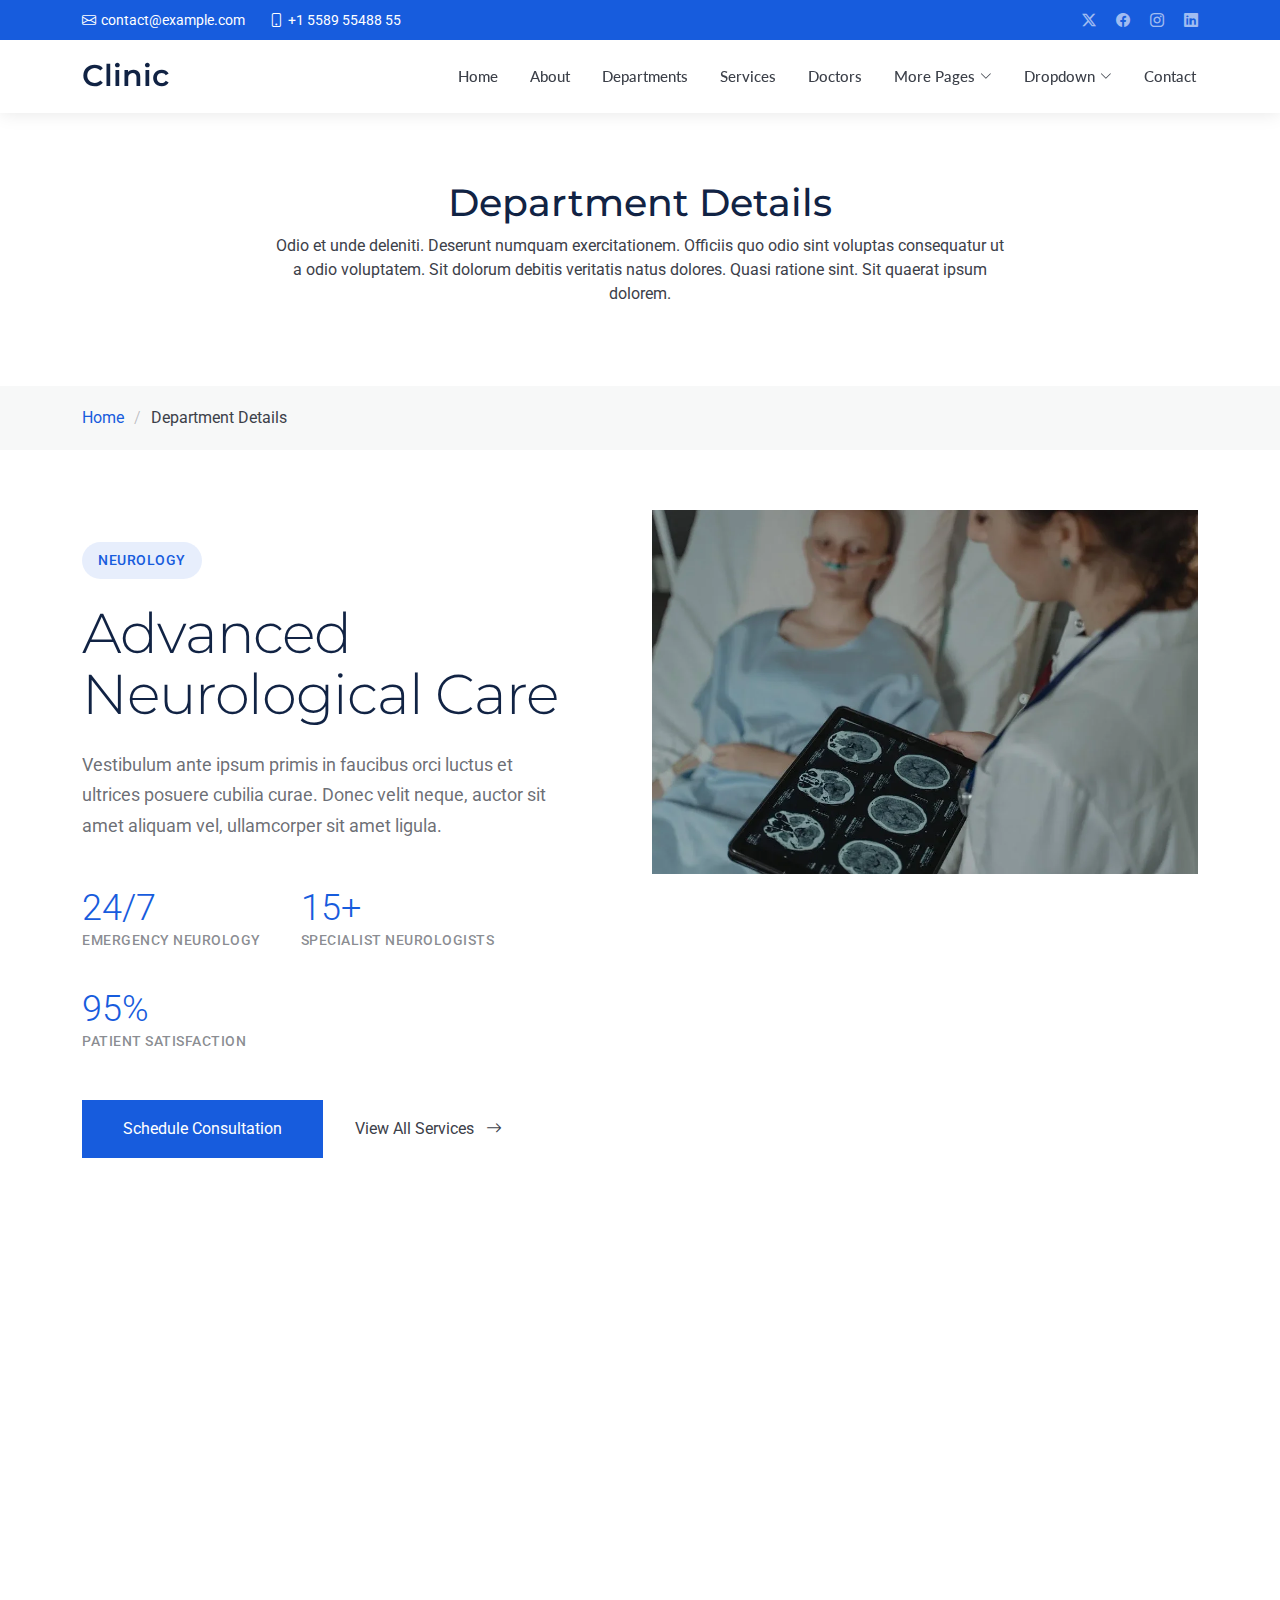
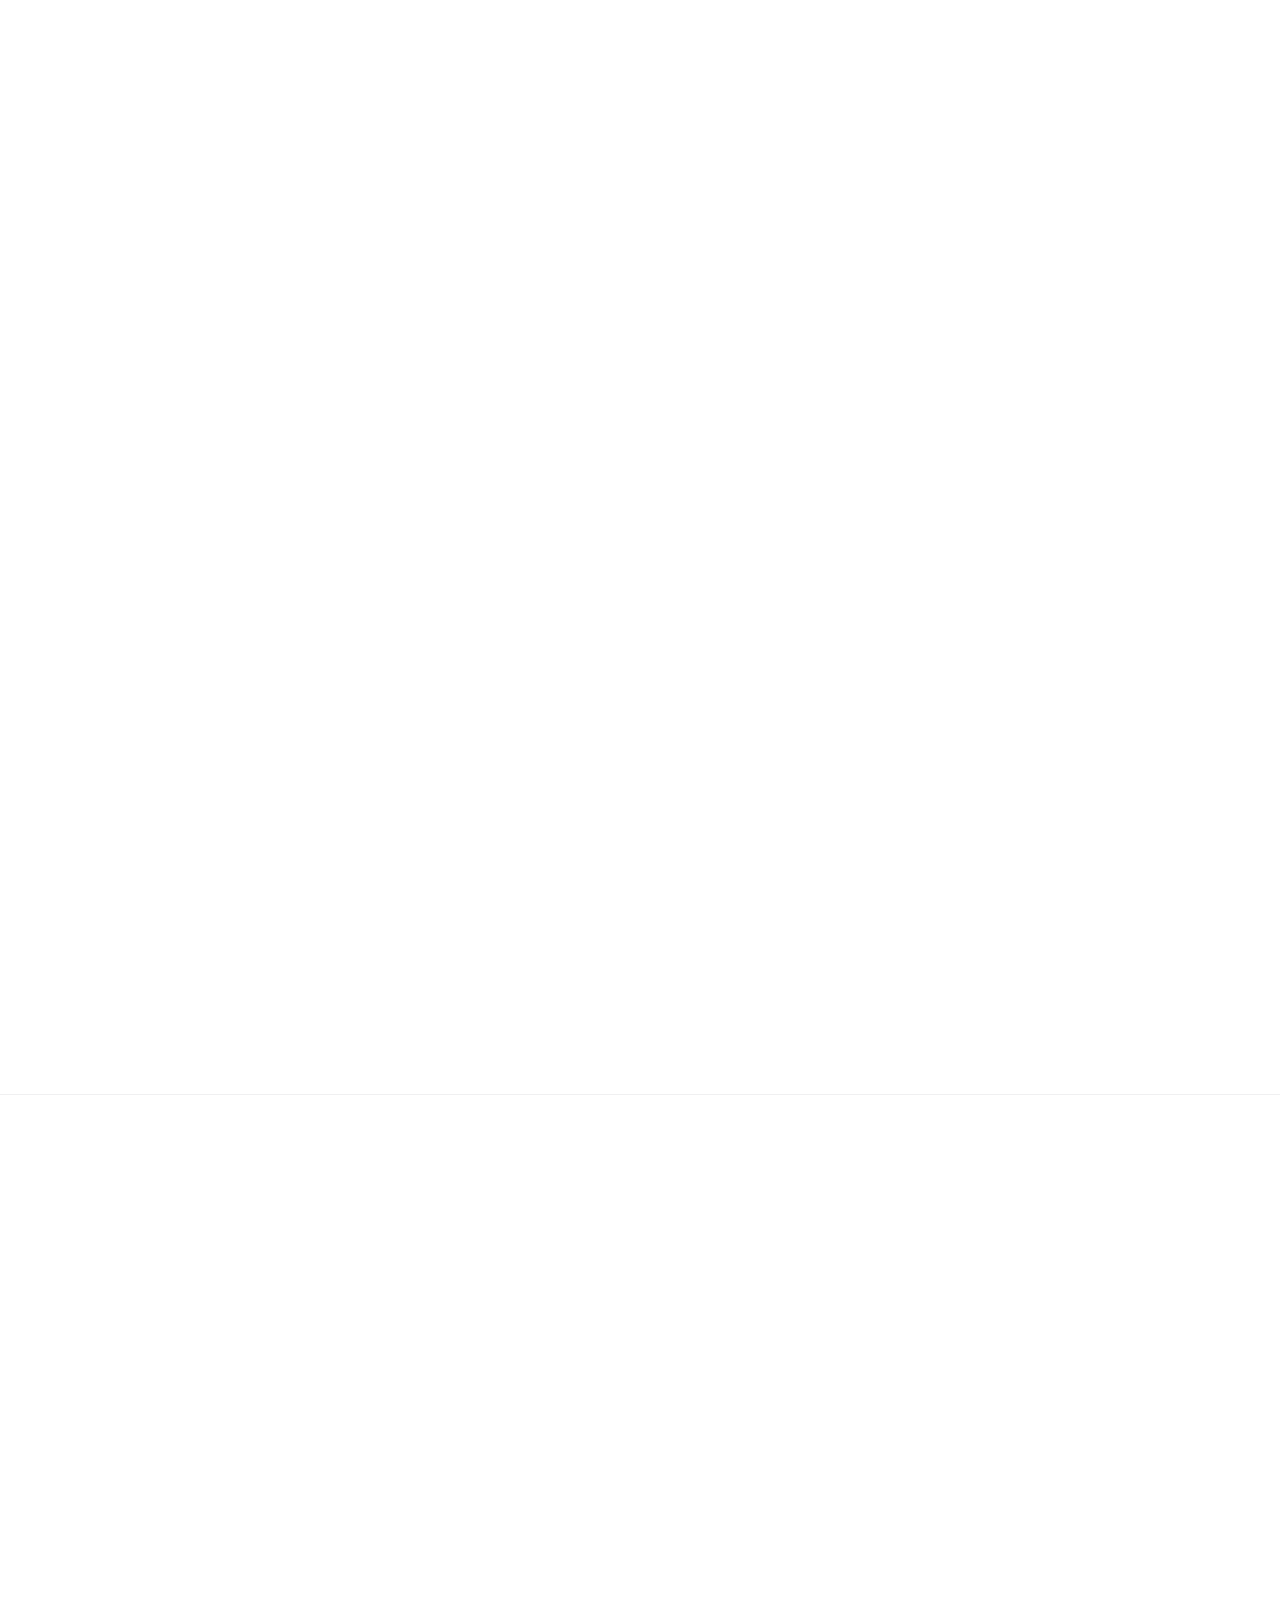
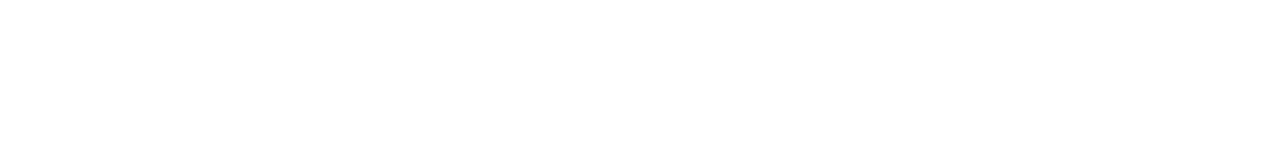
<file: Clinic/department-details.html>
<!DOCTYPE html>
<html lang="en">

<head>
  <meta charset="utf-8">
  <meta content="width=device-width, initial-scale=1.0" name="viewport">
  <title>Department Details - Clinic Bootstrap Template</title>
  <meta name="description" content="">
  <meta name="keywords" content="">

  <!-- Favicons -->
  <link href="assets/img/favicon.png" rel="icon">
  <link href="assets/img/apple-touch-icon.png" rel="apple-touch-icon">

  <!-- Fonts -->
  <link href="https://fonts.googleapis.com" rel="preconnect">
  <link href="https://fonts.gstatic.com" rel="preconnect" crossorigin>
  <link href="https://fonts.googleapis.com/css2?family=Roboto:ital,wght@0,100;0,300;0,400;0,500;0,700;0,900;1,100;1,300;1,400;1,500;1,700;1,900&family=Montserrat:ital,wght@0,100;0,200;0,300;0,400;0,500;0,600;0,700;0,800;0,900;1,100;1,200;1,300;1,400;1,500;1,600;1,700;1,800;1,900&family=Lato:ital,wght@0,100;0,300;0,400;0,700;0,900;1,100;1,300;1,400;1,700;1,900&display=swap" rel="stylesheet">

  <!-- Vendor CSS Files -->
  <link href="assets/vendor/bootstrap/css/bootstrap.min.css" rel="stylesheet">
  <link href="assets/vendor/bootstrap-icons/bootstrap-icons.css" rel="stylesheet">
  <link href="assets/vendor/aos/aos.css" rel="stylesheet">
  <link href="assets/vendor/glightbox/css/glightbox.min.css" rel="stylesheet">
  <link href="assets/vendor/fontawesome-free/css/all.min.css" rel="stylesheet">
  <link href="assets/vendor/swiper/swiper-bundle.min.css" rel="stylesheet">

  <!-- Main CSS File -->
  <link href="assets/css/main.css" rel="stylesheet">

  <!-- =======================================================
  * Template Name: Clinic
  * Template URL: https://bootstrapmade.com/clinic-bootstrap-template/
  * Updated: Jul 23 2025 with Bootstrap v5.3.7
  * Author: BootstrapMade.com
  * License: https://bootstrapmade.com/license/
  ======================================================== -->
</head>

<body class="department-details-page">

  <header id="header" class="header fixed-top">

    <div class="topbar d-flex align-items-center dark-background">
      <div class="container d-flex justify-content-center justify-content-md-between">
        <div class="contact-info d-flex align-items-center">
          <i class="bi bi-envelope d-flex align-items-center"><a href="mailto:contact@example.com">contact@example.com</a></i>
          <i class="bi bi-phone d-flex align-items-center ms-4"><span>+1 5589 55488 55</span></i>
        </div>
        <div class="social-links d-none d-md-flex align-items-center">
          <a href="#" class="twitter"><i class="bi bi-twitter-x"></i></a>
          <a href="#" class="facebook"><i class="bi bi-facebook"></i></a>
          <a href="#" class="instagram"><i class="bi bi-instagram"></i></a>
          <a href="#" class="linkedin"><i class="bi bi-linkedin"></i></a>
        </div>
      </div>
    </div><!-- End Top Bar -->

    <div class="branding d-flex align-items-cente">

      <div class="container position-relative d-flex align-items-center justify-content-between">
        <a href="index.html" class="logo d-flex align-items-center">
          <!-- Uncomment the line below if you also wish to use an image logo -->
          <!-- <img src="assets/img/logo.webp" alt=""> -->
          <h1 class="sitename">Clinic</h1>
        </a>

        <nav id="navmenu" class="navmenu">
          <ul>
            <li><a href="index.html">Home</a></li>
            <li><a href="about.html">About</a></li>
            <li><a href="departments.html">Departments</a></li>
            <li><a href="services.html">Services</a></li>
            <li><a href="doctors.html">Doctors</a></li>
            <li class="dropdown"><a href="#"><span>More Pages</span> <i class="bi bi-chevron-down toggle-dropdown"></i></a>
              <ul>
                <li><a href="department-details.html" class="active">Department Details</a></li>
                <li><a href="service-details.html">Service Details</a></li>
                <li><a href="appointment.html">Appointment</a></li>
                <li><a href="testimonials.html">Testimonials</a></li>
                <li><a href="faq.html">Frequently Asked Questions</a></li>
                <li><a href="gallery.html">Gallery</a></li>
                <li><a href="terms.html">Terms</a></li>
                <li><a href="privacy.html">Privacy</a></li>
                <li><a href="404.html">404</a></li>
              </ul>
            </li>
            <li class="dropdown"><a href="#"><span>Dropdown</span> <i class="bi bi-chevron-down toggle-dropdown"></i></a>
              <ul>
                <li><a href="#">Dropdown 1</a></li>
                <li class="dropdown"><a href="#"><span>Deep Dropdown</span> <i class="bi bi-chevron-down toggle-dropdown"></i></a>
                  <ul>
                    <li><a href="#">Deep Dropdown 1</a></li>
                    <li><a href="#">Deep Dropdown 2</a></li>
                    <li><a href="#">Deep Dropdown 3</a></li>
                    <li><a href="#">Deep Dropdown 4</a></li>
                    <li><a href="#">Deep Dropdown 5</a></li>
                  </ul>
                </li>
                <li><a href="#">Dropdown 2</a></li>
                <li><a href="#">Dropdown 3</a></li>
                <li><a href="#">Dropdown 4</a></li>
              </ul>
            </li>
            <li><a href="contact.html">Contact</a></li>
          </ul>
          <i class="mobile-nav-toggle d-xl-none bi bi-list"></i>
        </nav>

      </div>

    </div>

  </header>

  <main class="main">

    <!-- Page Title -->
    <div class="page-title">
      <div class="heading">
        <div class="container">
          <div class="row d-flex justify-content-center text-center">
            <div class="col-lg-8">
              <h1 class="heading-title">Department Details</h1>
              <p class="mb-0">
                Odio et unde deleniti. Deserunt numquam exercitationem. Officiis quo
                odio sint voluptas consequatur ut a odio voluptatem. Sit dolorum
                debitis veritatis natus dolores. Quasi ratione sint. Sit quaerat
                ipsum dolorem.
              </p>
            </div>
          </div>
        </div>
      </div>
      <nav class="breadcrumbs">
        <div class="container">
          <ol>
            <li><a href="index.html">Home</a></li>
            <li class="current">Department Details</li>
          </ol>
        </div>
      </nav>
    </div><!-- End Page Title -->

    <!-- Department Details Section -->
    <section id="department-details" class="department-details section">

      <div class="container" data-aos="fade-up" data-aos-delay="100">

        <div class="row">
          <div class="col-xl-6 col-lg-7">
            <div class="department-hero" data-aos="fade-right" data-aos-delay="200">
              <div class="badge-wrap">
                <span class="specialty-badge">Neurology</span>
              </div>
              <h1 class="department-title">Advanced Neurological Care</h1>
              <p class="department-intro">Vestibulum ante ipsum primis in faucibus orci luctus et ultrices posuere cubilia curae. Donec velit neque, auctor sit amet aliquam vel, ullamcorper sit amet ligula.</p>

              <div class="key-highlights">
                <div class="highlight-item">
                  <span class="highlight-number">24/7</span>
                  <span class="highlight-text">Emergency Neurology</span>
                </div>
                <div class="highlight-item">
                  <span class="highlight-number">15+</span>
                  <span class="highlight-text">Specialist Neurologists</span>
                </div>
                <div class="highlight-item">
                  <span class="highlight-number">95%</span>
                  <span class="highlight-text">Patient Satisfaction</span>
                </div>
              </div>

              <div class="action-group">
                <a href="appointment.html" class="btn-primary">Schedule Consultation</a>
                <a href="services.html" class="btn-secondary">
                  <span>View All Services</span>
                  <i class="bi bi-arrow-right"></i>
                </a>
              </div>
            </div>
          </div>

          <div class="col-xl-6 col-lg-5">
            <div class="department-visual" data-aos="fade-left" data-aos-delay="300">
              <div class="image-container">
                <img src="assets/img/health/neurology-2.webp" alt="Neurology Department" class="img-fluid primary-image">
                <div class="floating-card" data-aos="zoom-in" data-aos-delay="500">
                  <div class="card-icon">
                    <i class="bi bi-brain"></i>
                  </div>
                  <div class="card-content">
                    <h4>Brain Health Experts</h4>
                    <p>Comprehensive neurological assessment and treatment</p>
                  </div>
                </div>
              </div>
            </div>
          </div>
        </div>

        <div class="services-overview" data-aos="fade-up" data-aos-delay="400">
          <div class="row justify-content-center">
            <div class="col-lg-8">
              <div class="overview-header">
                <h3>Our Neurological Services</h3>
                <p>Curabitur arcu erat, accumsan id imperdiet et, porttitor at sem. Mauris blandit aliquet elit, eget tincidunt nibh pulvinar a.</p>
              </div>
            </div>
          </div>

          <div class="row gy-4 services-grid">
            <div class="col-lg-4 col-md-6" data-aos="fade-up" data-aos-delay="500">
              <div class="service-item">
                <div class="service-icon">
                  <i class="bi bi-lightning-charge"></i>
                </div>
                <h4>Epilepsy Treatment</h4>
                <p>Nulla porttitor accumsan tincidunt. Cras ultricies ligula sed magna dictum porta.</p>
              </div>
            </div>

            <div class="col-lg-4 col-md-6" data-aos="fade-up" data-aos-delay="550">
              <div class="service-item">
                <div class="service-icon">
                  <i class="bi bi-search"></i>
                </div>
                <h4>Diagnostic Imaging</h4>
                <p>Pellentesque habitant morbi tristique senectus et netus et malesuada fames ac turpis.</p>
              </div>
            </div>

            <div class="col-lg-4 col-md-6" data-aos="fade-up" data-aos-delay="600">
              <div class="service-item">
                <div class="service-icon">
                  <i class="bi bi-heart-pulse"></i>
                </div>
                <h4>Stroke Prevention</h4>
                <p>Donec sollicitudin molestie malesuada. Proin eget tortor risus cras ultricies ligula.</p>
              </div>
            </div>

            <div class="col-lg-4 col-md-6" data-aos="fade-up" data-aos-delay="650">
              <div class="service-item">
                <div class="service-icon">
                  <i class="bi bi-person-gear"></i>
                </div>
                <h4>Movement Disorders</h4>
                <p>Vestibulum ac diam sit amet quam vehicula elementum sed sit amet dui.</p>
              </div>
            </div>

            <div class="col-lg-4 col-md-6" data-aos="fade-up" data-aos-delay="700">
              <div class="service-item">
                <div class="service-icon">
                  <i class="bi bi-moon"></i>
                </div>
                <h4>Sleep Disorders</h4>
                <p>Lorem ipsum dolor sit amet, consectetur adipiscing elit sed do eiusmod tempor.</p>
              </div>
            </div>

            <div class="col-lg-4 col-md-6" data-aos="fade-up" data-aos-delay="750">
              <div class="service-item">
                <div class="service-icon">
                  <i class="bi bi-shield-check"></i>
                </div>
                <h4>Memory Care</h4>
                <p>Mauris blandit aliquet elit, eget tincidunt nibh pulvinar a vestibulum ac diam.</p>
              </div>
            </div>
          </div>
        </div>

        <div class="expert-care-section" data-aos="fade-up" data-aos-delay="800">
          <div class="row align-items-center">
            <div class="col-lg-5" data-aos="fade-right" data-aos-delay="900">
              <div class="expert-image">
                <img src="assets/img/health/neurology-4.webp" alt="Neurological Expert" class="img-fluid">
              </div>
            </div>

            <div class="col-lg-7" data-aos="fade-left" data-aos-delay="900">
              <div class="expert-content">
                <h3>Leading Neurological Expertise</h3>
                <p class="lead">Vivamus magna justo, lacinia eget consectetur sed, convallis at tellus. Sed porttitor lectus nibh donec rutrum congue leo eget malesuada.</p>

                <div class="expertise-list">
                  <div class="expertise-item">
                    <i class="bi bi-check2"></i>
                    <span>Board-certified neurologists and neurosurgeons</span>
                  </div>
                  <div class="expertise-item">
                    <i class="bi bi-check2"></i>
                    <span>State-of-the-art diagnostic equipment and facilities</span>
                  </div>
                  <div class="expertise-item">
                    <i class="bi bi-check2"></i>
                    <span>Comprehensive care from diagnosis to rehabilitation</span>
                  </div>
                  <div class="expertise-item">
                    <i class="bi bi-check2"></i>
                    <span>Personalized treatment plans for every patient</span>
                  </div>
                </div>

                <div class="contact-info">
                  <div class="contact-item">
                    <i class="bi bi-telephone"></i>
                    <div>
                      <span class="contact-label">Emergency Neurology</span>
                      <span class="contact-value">+1 (555) 234-5678</span>
                    </div>
                  </div>
                  <div class="contact-item">
                    <i class="bi bi-calendar-check"></i>
                    <div>
                      <span class="contact-label">Appointments</span>
                      <span class="contact-value">Mon - Fri, 8:00 AM - 6:00 PM</span>
                    </div>
                  </div>
                </div>
              </div>
            </div>
          </div>
        </div>

      </div>

    </section><!-- /Department Details Section -->

  </main>

  <footer id="footer" class="footer-16 footer position-relative">

    <div class="container">

      <div class="footer-main" data-aos="fade-up" data-aos-delay="100">
        <div class="row align-items-start">

          <div class="col-lg-5">
            <div class="brand-section">
              <a href="index.html" class="logo d-flex align-items-center mb-4">
                <span class="sitename">Clinic</span>
              </a>
              <p class="brand-description">Crafting exceptional digital experiences through thoughtful design and innovative solutions that elevate your brand presence.</p>

              <div class="contact-info mt-5">
                <div class="contact-item">
                  <i class="bi bi-geo-alt"></i>
                  <span>123 Creative Boulevard, Design District, NY 10012</span>
                </div>
                <div class="contact-item">
                  <i class="bi bi-telephone"></i>
                  <span>+1 (555) 987-6543</span>
                </div>
                <div class="contact-item">
                  <i class="bi bi-envelope"></i>
                  <span>hello@designstudio.com</span>
                </div>
              </div>
            </div>
          </div>

          <div class="col-lg-7">
            <div class="footer-nav-wrapper">
              <div class="row">

                <div class="col-6 col-lg-3">
                  <div class="nav-column">
                    <h6>Studio</h6>
                    <nav class="footer-nav">
                      <a href="#">Our Story</a>
                      <a href="#">Design Process</a>
                      <a href="#">Portfolio</a>
                      <a href="#">Case Studies</a>
                      <a href="#">Awards</a>
                    </nav>
                  </div>
                </div>

                <div class="col-6 col-lg-3">
                  <div class="nav-column">
                    <h6>Services</h6>
                    <nav class="footer-nav">
                      <a href="#">Brand Identity</a>
                      <a href="#">Web Design</a>
                      <a href="#">Mobile Apps</a>
                      <a href="#">Digital Strategy</a>
                      <a href="#">Consultation</a>
                    </nav>
                  </div>
                </div>

                <div class="col-6 col-lg-3">
                  <div class="nav-column">
                    <h6>Resources</h6>
                    <nav class="footer-nav">
                      <a href="#">Design Blog</a>
                      <a href="#">Style Guide</a>
                      <a href="#">Free Assets</a>
                      <a href="#">Tutorials</a>
                      <a href="#">Inspiration</a>
                    </nav>
                  </div>
                </div>

                <div class="col-6 col-lg-3">
                  <div class="nav-column">
                    <h6>Connect</h6>
                    <nav class="footer-nav">
                      <a href="#">Start Project</a>
                      <a href="#">Schedule Call</a>
                      <a href="#">Join Newsletter</a>
                      <a href="#">Follow Updates</a>
                      <a href="#">Partnership</a>
                    </nav>
                  </div>
                </div>

              </div>
            </div>
          </div>

        </div>
      </div>

    </div>

    <div class="footer-bottom">
      <div class="container">
        <div class="bottom-content" data-aos="fade-up" data-aos-delay="300">
          <div class="row align-items-center">

            <div class="col-lg-6">
              <div class="copyright">
                <p>© <span class="sitename">Clinic</span>. All rights reserved.</p>
              </div>
            </div>

            <div class="col-lg-6">
              <div class="legal-links">
                <a href="#">Privacy Policy</a>
                <a href="#">Terms of Service</a>
                <a href="#">Cookie Policy</a>
                <div class="credits">
                  <!-- All the links in the footer should remain intact. -->
                  <!-- You can delete the links only if you've purchased the pro version. -->
                  <!-- Licensing information: https://bootstrapmade.com/license/ -->
                  <!-- Purchase the pro version with working PHP/AJAX contact form: [buy-url] -->
                  Designed by <a href="https://bootstrapmade.com/">BootstrapMade</a>
                </div>
              </div>
            </div>

          </div>
        </div>
      </div>
    </div>

  </footer>

  <!-- Scroll Top -->
  <a href="#" id="scroll-top" class="scroll-top d-flex align-items-center justify-content-center"><i class="bi bi-arrow-up-short"></i></a>

  <!-- Preloader -->
  <div id="preloader"></div>

  <!-- Vendor JS Files -->
  <script src="assets/vendor/bootstrap/js/bootstrap.bundle.min.js"></script>
  <script src="assets/vendor/php-email-form/validate.js"></script>
  <script src="assets/vendor/aos/aos.js"></script>
  <script src="assets/vendor/glightbox/js/glightbox.min.js"></script>
  <script src="assets/vendor/purecounter/purecounter_vanilla.js"></script>
  <script src="assets/vendor/swiper/swiper-bundle.min.js"></script>

  <!-- Main JS File -->
  <script src="assets/js/main.js"></script>

</body>

</html>
</file>
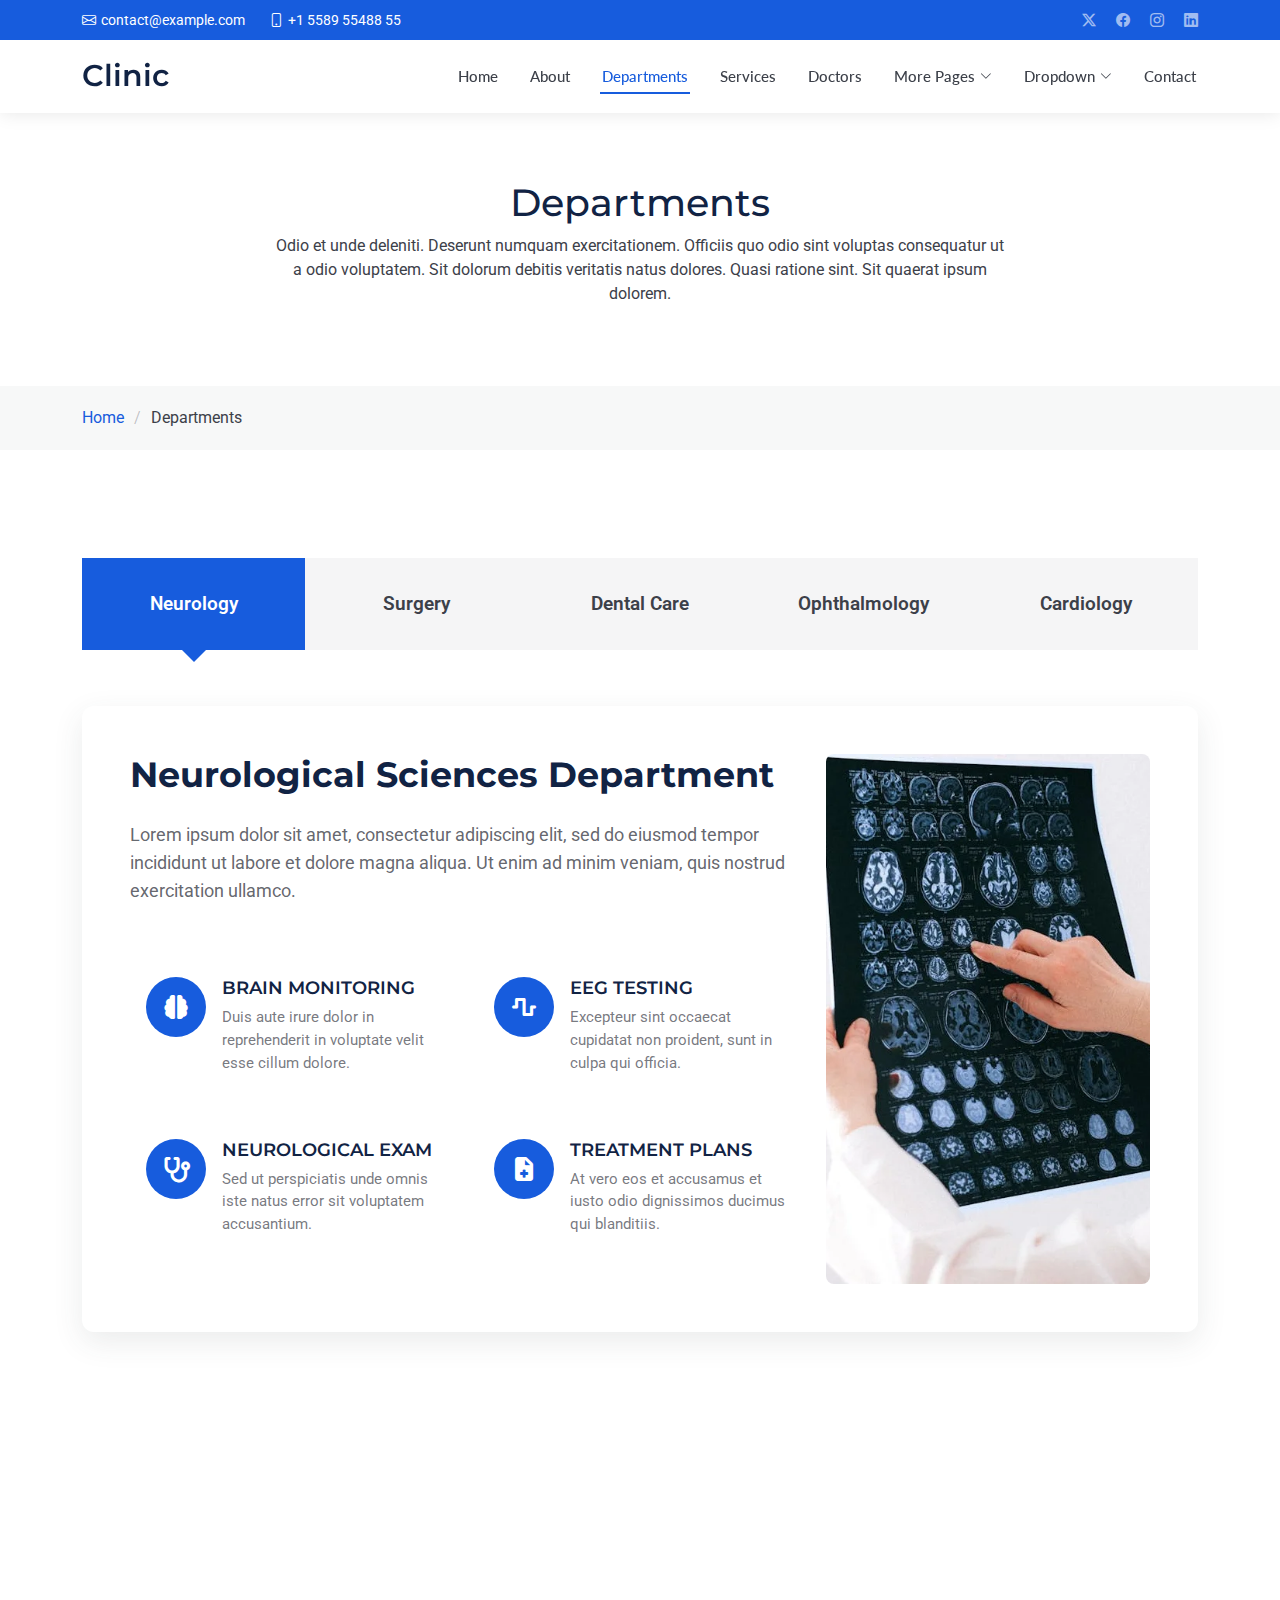
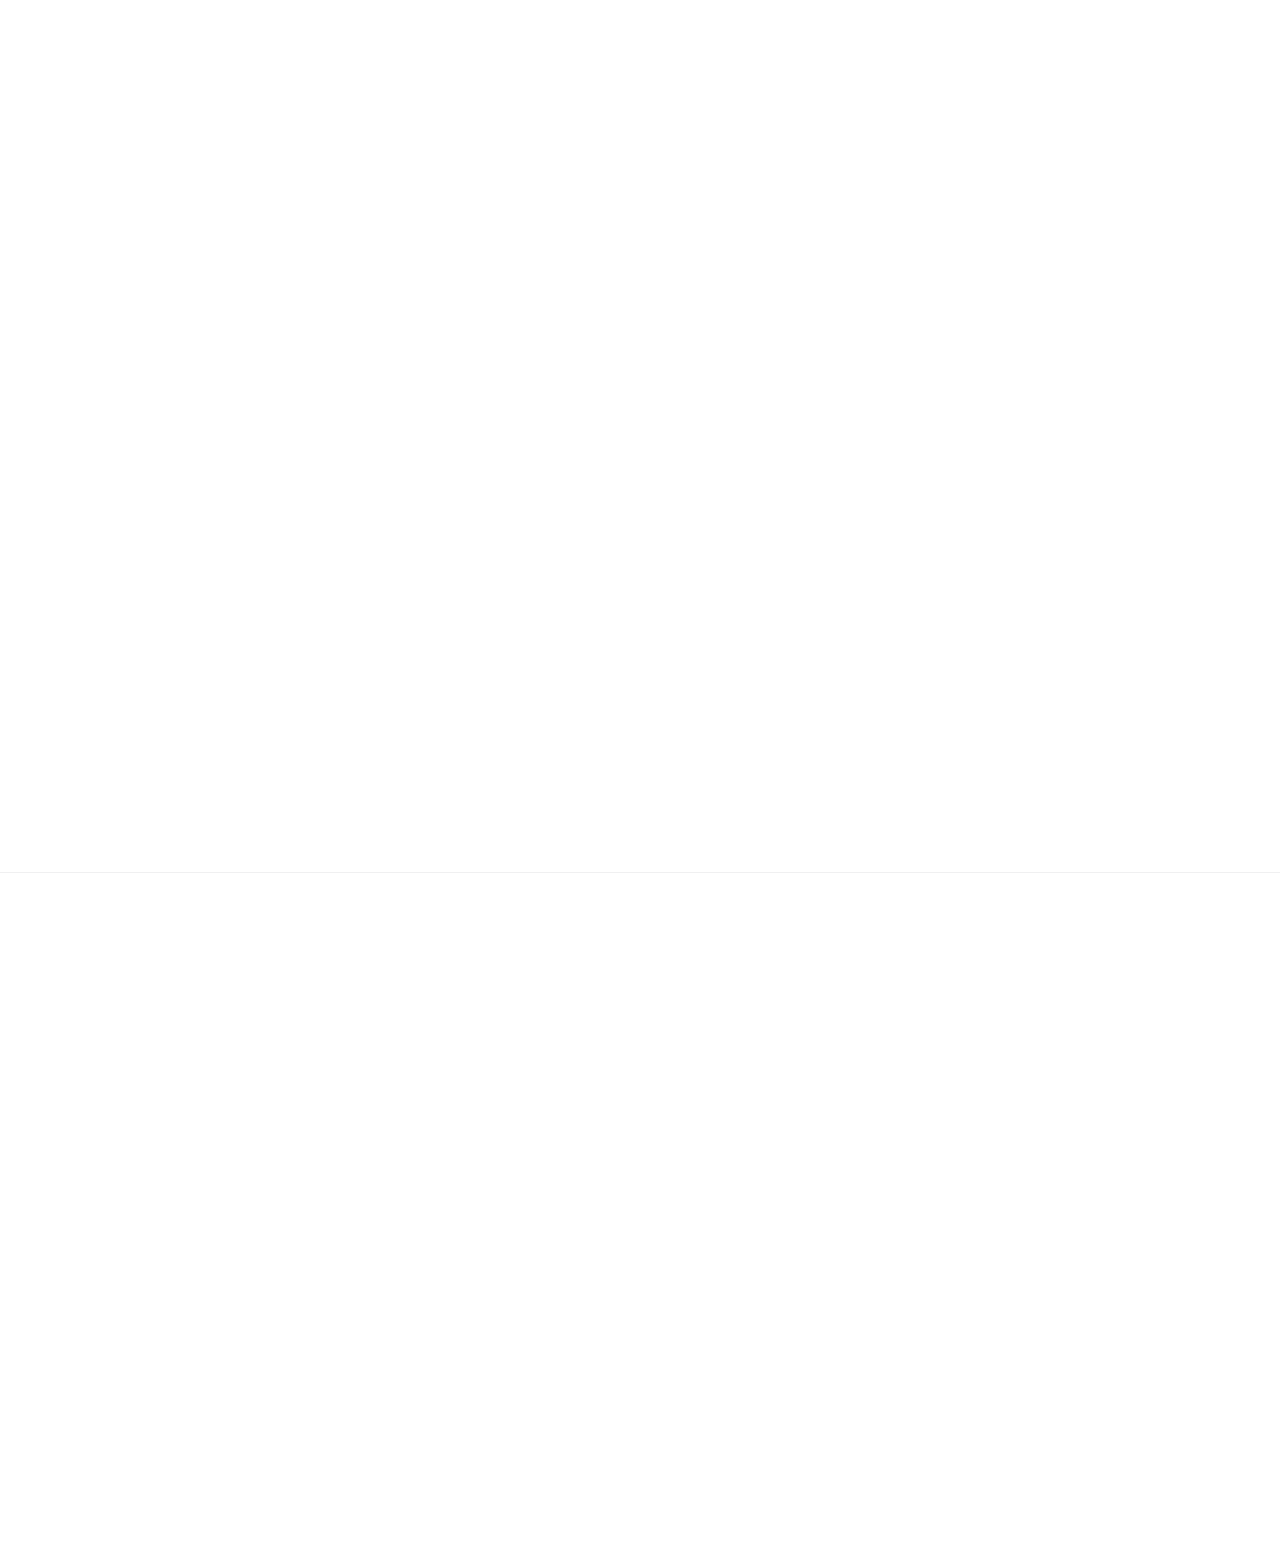
<file: Clinic/departments.html>
<!DOCTYPE html>
<html lang="en">

<head>
  <meta charset="utf-8">
  <meta content="width=device-width, initial-scale=1.0" name="viewport">
  <title>Departments - Clinic Bootstrap Template</title>
  <meta name="description" content="">
  <meta name="keywords" content="">

  <!-- Favicons -->
  <link href="assets/img/favicon.png" rel="icon">
  <link href="assets/img/apple-touch-icon.png" rel="apple-touch-icon">

  <!-- Fonts -->
  <link href="https://fonts.googleapis.com" rel="preconnect">
  <link href="https://fonts.gstatic.com" rel="preconnect" crossorigin>
  <link href="https://fonts.googleapis.com/css2?family=Roboto:ital,wght@0,100;0,300;0,400;0,500;0,700;0,900;1,100;1,300;1,400;1,500;1,700;1,900&family=Montserrat:ital,wght@0,100;0,200;0,300;0,400;0,500;0,600;0,700;0,800;0,900;1,100;1,200;1,300;1,400;1,500;1,600;1,700;1,800;1,900&family=Lato:ital,wght@0,100;0,300;0,400;0,700;0,900;1,100;1,300;1,400;1,700;1,900&display=swap" rel="stylesheet">

  <!-- Vendor CSS Files -->
  <link href="assets/vendor/bootstrap/css/bootstrap.min.css" rel="stylesheet">
  <link href="assets/vendor/bootstrap-icons/bootstrap-icons.css" rel="stylesheet">
  <link href="assets/vendor/aos/aos.css" rel="stylesheet">
  <link href="assets/vendor/glightbox/css/glightbox.min.css" rel="stylesheet">
  <link href="assets/vendor/fontawesome-free/css/all.min.css" rel="stylesheet">
  <link href="assets/vendor/swiper/swiper-bundle.min.css" rel="stylesheet">

  <!-- Main CSS File -->
  <link href="assets/css/main.css" rel="stylesheet">

  <!-- =======================================================
  * Template Name: Clinic
  * Template URL: https://bootstrapmade.com/clinic-bootstrap-template/
  * Updated: Jul 23 2025 with Bootstrap v5.3.7
  * Author: BootstrapMade.com
  * License: https://bootstrapmade.com/license/
  ======================================================== -->
</head>

<body class="departments-page">

  <header id="header" class="header fixed-top">

    <div class="topbar d-flex align-items-center dark-background">
      <div class="container d-flex justify-content-center justify-content-md-between">
        <div class="contact-info d-flex align-items-center">
          <i class="bi bi-envelope d-flex align-items-center"><a href="mailto:contact@example.com">contact@example.com</a></i>
          <i class="bi bi-phone d-flex align-items-center ms-4"><span>+1 5589 55488 55</span></i>
        </div>
        <div class="social-links d-none d-md-flex align-items-center">
          <a href="#" class="twitter"><i class="bi bi-twitter-x"></i></a>
          <a href="#" class="facebook"><i class="bi bi-facebook"></i></a>
          <a href="#" class="instagram"><i class="bi bi-instagram"></i></a>
          <a href="#" class="linkedin"><i class="bi bi-linkedin"></i></a>
        </div>
      </div>
    </div><!-- End Top Bar -->

    <div class="branding d-flex align-items-cente">

      <div class="container position-relative d-flex align-items-center justify-content-between">
        <a href="index.html" class="logo d-flex align-items-center">
          <!-- Uncomment the line below if you also wish to use an image logo -->
          <!-- <img src="assets/img/logo.webp" alt=""> -->
          <h1 class="sitename">Clinic</h1>
        </a>

        <nav id="navmenu" class="navmenu">
          <ul>
            <li><a href="index.html">Home</a></li>
            <li><a href="about.html">About</a></li>
            <li><a href="departments.html" class="active">Departments</a></li>
            <li><a href="services.html">Services</a></li>
            <li><a href="doctors.html">Doctors</a></li>
            <li class="dropdown"><a href="#"><span>More Pages</span> <i class="bi bi-chevron-down toggle-dropdown"></i></a>
              <ul>
                <li><a href="department-details.html">Department Details</a></li>
                <li><a href="service-details.html">Service Details</a></li>
                <li><a href="appointment.html">Appointment</a></li>
                <li><a href="testimonials.html">Testimonials</a></li>
                <li><a href="faq.html">Frequently Asked Questions</a></li>
                <li><a href="gallery.html">Gallery</a></li>
                <li><a href="terms.html">Terms</a></li>
                <li><a href="privacy.html">Privacy</a></li>
                <li><a href="404.html">404</a></li>
              </ul>
            </li>
            <li class="dropdown"><a href="#"><span>Dropdown</span> <i class="bi bi-chevron-down toggle-dropdown"></i></a>
              <ul>
                <li><a href="#">Dropdown 1</a></li>
                <li class="dropdown"><a href="#"><span>Deep Dropdown</span> <i class="bi bi-chevron-down toggle-dropdown"></i></a>
                  <ul>
                    <li><a href="#">Deep Dropdown 1</a></li>
                    <li><a href="#">Deep Dropdown 2</a></li>
                    <li><a href="#">Deep Dropdown 3</a></li>
                    <li><a href="#">Deep Dropdown 4</a></li>
                    <li><a href="#">Deep Dropdown 5</a></li>
                  </ul>
                </li>
                <li><a href="#">Dropdown 2</a></li>
                <li><a href="#">Dropdown 3</a></li>
                <li><a href="#">Dropdown 4</a></li>
              </ul>
            </li>
            <li><a href="contact.html">Contact</a></li>
          </ul>
          <i class="mobile-nav-toggle d-xl-none bi bi-list"></i>
        </nav>

      </div>

    </div>

  </header>

  <main class="main">

    <!-- Page Title -->
    <div class="page-title">
      <div class="heading">
        <div class="container">
          <div class="row d-flex justify-content-center text-center">
            <div class="col-lg-8">
              <h1 class="heading-title">Departments</h1>
              <p class="mb-0">
                Odio et unde deleniti. Deserunt numquam exercitationem. Officiis quo
                odio sint voluptas consequatur ut a odio voluptatem. Sit dolorum
                debitis veritatis natus dolores. Quasi ratione sint. Sit quaerat
                ipsum dolorem.
              </p>
            </div>
          </div>
        </div>
      </div>
      <nav class="breadcrumbs">
        <div class="container">
          <ol>
            <li><a href="index.html">Home</a></li>
            <li class="current">Departments</li>
          </ol>
        </div>
      </nav>
    </div><!-- End Page Title -->

    <!-- Departments Tabs Section -->
    <section id="departments-tabs" class="departments-tabs section">

      <div class="container" data-aos="fade-up" data-aos-delay="100">

        <div class="medical-specialties">
          <div class="row">
            <div class="col-12">
              <div class="specialty-navigation">
                <div class="nav nav-pills d-flex" id="specialty-tabs" role="tablist" data-aos="fade-up" data-aos-delay="400">
                  <a class="nav-link department-tab active" id="neurology-tab" data-bs-toggle="pill" href="#departments-tabs-neurology" role="tab" aria-controls="departments-tabs-neurology" aria-selected="true" data-aos="fade-up" data-aos-delay="100">Neurology</a>
                  <a class="nav-link department-tab" id="surgery-tab" data-bs-toggle="pill" href="#departments-tabs-surgery" role="tab" aria-controls="departments-tabs-surgery" aria-selected="false" data-aos="fade-up" data-aos-delay="150">Surgery</a>
                  <a class="nav-link department-tab" id="dental-tab" data-bs-toggle="pill" href="#departments-tabs-dental" role="tab" aria-controls="departments-tabs-dental" aria-selected="false" data-aos="fade-up" data-aos-delay="200">Dental Care</a>
                  <a class="nav-link department-tab" id="ophthalmology-tab" data-bs-toggle="pill" href="#departments-tabs-ophthalmology" role="tab" aria-controls="departments-tabs-ophthalmology" aria-selected="false" data-aos="fade-up" data-aos-delay="250">Ophthalmology</a>
                  <a class="nav-link department-tab" id="cardiology-tab" data-bs-toggle="pill" href="#departments-tabs-cardiology" role="tab" aria-controls="departments-tabs-cardiology" aria-selected="false" data-aos="fade-up" data-aos-delay="300">Cardiology</a>
                </div>
              </div>
            </div>

            <div class="col-12">
              <div class="tab-content department-content" id="specialty-content" data-aos="fade-up" data-aos-delay="500">

                <div class="tab-pane fade show active" id="departments-tabs-neurology" role="tabpanel" aria-labelledby="neurology-tab">
                  <div class="row department-layout">
                    <div class="col-lg-4 order-lg-2">
                      <div class="department-image">
                        <img src="assets/img/health/neurology-3.webp" alt="Neurology Department" class="img-fluid">
                      </div>
                    </div>
                    <div class="col-lg-8 order-lg-1">
                      <div class="department-info">
                        <h2 class="department-title">Neurological Sciences Department</h2>
                        <p class="department-description">Lorem ipsum dolor sit amet, consectetur adipiscing elit, sed do eiusmod tempor incididunt ut labore et dolore magna aliqua. Ut enim ad minim veniam, quis nostrud exercitation ullamco.</p>

                        <div class="row mt-4">
                          <div class="col-md-6">
                            <div class="service-item">
                              <div class="service-icon">
                                <i class="fas fa-brain"></i>
                              </div>
                              <div class="service-content">
                                <h4>Brain Monitoring</h4>
                                <p>Duis aute irure dolor in reprehenderit in voluptate velit esse cillum dolore.</p>
                              </div>
                            </div>
                          </div>
                          <div class="col-md-6">
                            <div class="service-item">
                              <div class="service-icon">
                                <i class="fas fa-wave-square"></i>
                              </div>
                              <div class="service-content">
                                <h4>EEG Testing</h4>
                                <p>Excepteur sint occaecat cupidatat non proident, sunt in culpa qui officia.</p>
                              </div>
                            </div>
                          </div>
                          <div class="col-md-6">
                            <div class="service-item">
                              <div class="service-icon">
                                <i class="fas fa-stethoscope"></i>
                              </div>
                              <div class="service-content">
                                <h4>Neurological Exam</h4>
                                <p>Sed ut perspiciatis unde omnis iste natus error sit voluptatem accusantium.</p>
                              </div>
                            </div>
                          </div>
                          <div class="col-md-6">
                            <div class="service-item">
                              <div class="service-icon">
                                <i class="fas fa-file-medical"></i>
                              </div>
                              <div class="service-content">
                                <h4>Treatment Plans</h4>
                                <p>At vero eos et accusamus et iusto odio dignissimos ducimus qui blanditiis.</p>
                              </div>
                            </div>
                          </div>
                        </div>
                      </div>
                    </div>
                  </div>
                </div><!-- End Neurology Tab -->

                <div class="tab-pane fade" id="departments-tabs-surgery" role="tabpanel" aria-labelledby="surgery-tab">
                  <div class="row department-layout">
                    <div class="col-lg-4 order-lg-2">
                      <div class="department-image">
                        <img src="assets/img/health/surgery-2.webp" alt="Surgery Department" class="img-fluid">
                      </div>
                    </div>
                    <div class="col-lg-8 order-lg-1">
                      <div class="department-info">
                        <h2 class="department-title">Surgical Services Department</h2>
                        <p class="department-description">Nemo enim ipsam voluptatem quia voluptas sit aspernatur aut odit aut fugit, sed quia consequuntur magni dolores eos qui ratione voluptatem sequi nesciunt.</p>

                        <div class="row mt-4">
                          <div class="col-md-6">
                            <div class="service-item">
                              <div class="service-icon">
                                <i class="fas fa-cut"></i>
                              </div>
                              <div class="service-content">
                                <h4>Minimally Invasive</h4>
                                <p>Neque porro quisquam est, qui dolorem ipsum quia dolor sit amet.</p>
                              </div>
                            </div>
                          </div>
                          <div class="col-md-6">
                            <div class="service-item">
                              <div class="service-icon">
                                <i class="fas fa-tools"></i>
                              </div>
                              <div class="service-content">
                                <h4>Advanced Procedures</h4>
                                <p>Consectetur, adipisci velit, sed quia non numquam eius modi tempora.</p>
                              </div>
                            </div>
                          </div>
                          <div class="col-md-6">
                            <div class="service-item">
                              <div class="service-icon">
                                <i class="fas fa-shield-alt"></i>
                              </div>
                              <div class="service-content">
                                <h4>Safe Operations</h4>
                                <p>Incidunt ut labore et dolore magnam aliquam quaerat voluptatem.</p>
                              </div>
                            </div>
                          </div>
                          <div class="col-md-6">
                            <div class="service-item">
                              <div class="service-icon">
                                <i class="fas fa-clock"></i>
                              </div>
                              <div class="service-content">
                                <h4>Recovery Support</h4>
                                <p>Ut enim ad minima veniam, quis nostrum exercitationem ullam corporis.</p>
                              </div>
                            </div>
                          </div>
                        </div>
                      </div>
                    </div>
                  </div>
                </div><!-- End Surgery Tab -->

                <div class="tab-pane fade" id="departments-tabs-dental" role="tabpanel" aria-labelledby="dental-tab">
                  <div class="row department-layout">
                    <div class="col-lg-4 order-lg-2">
                      <div class="department-image">
                        <img src="assets/img/health/dermatology-1.webp" alt="Dental Care Department" class="img-fluid">
                      </div>
                    </div>
                    <div class="col-lg-8 order-lg-1">
                      <div class="department-info">
                        <h2 class="department-title">Dental Care Department</h2>
                        <p class="department-description">Suscipit laboriosam, nisi ut aliquid ex ea commodi consequatur. Quis autem vel eum iure reprehenderit qui in ea voluptate velit esse quam nihil molestiae.</p>

                        <div class="row mt-4">
                          <div class="col-md-6">
                            <div class="service-item">
                              <div class="service-icon">
                                <i class="far fa-smile"></i>
                              </div>
                              <div class="service-content">
                                <h4>Oral Health</h4>
                                <p>Consequatur aut perferendis doloribus asperiores repellat tempore.</p>
                              </div>
                            </div>
                          </div>
                          <div class="col-md-6">
                            <div class="service-item">
                              <div class="service-icon">
                                <i class="fas fa-tooth"></i>
                              </div>
                              <div class="service-content">
                                <h4>Teeth Cleaning</h4>
                                <p>Et harum quidem rerum facilis est et expedita distinctio nam libero.</p>
                              </div>
                            </div>
                          </div>
                          <div class="col-md-6">
                            <div class="service-item">
                              <div class="service-icon">
                                <i class="fas fa-star"></i>
                              </div>
                              <div class="service-content">
                                <h4>Cosmetic Dentistry</h4>
                                <p>Tempore cum soluta nobis est eligendi optio cumque nihil impedit quo minus.</p>
                              </div>
                            </div>
                          </div>
                          <div class="col-md-6">
                            <div class="service-item">
                              <div class="service-icon">
                                <i class="fas fa-cog"></i>
                              </div>
                              <div class="service-content">
                                <h4>Orthodontics</h4>
                                <p>Id quod maxime placeat facere possimus, omnis voluptas assumenda est.</p>
                              </div>
                            </div>
                          </div>
                        </div>
                      </div>
                    </div>
                  </div>
                </div><!-- End Dental Tab -->

                <div class="tab-pane fade" id="departments-tabs-ophthalmology" role="tabpanel" aria-labelledby="ophthalmology-tab">
                  <div class="row department-layout">
                    <div class="col-lg-4 order-lg-2">
                      <div class="department-image">
                        <img src="assets/img/health/pediatrics-4.webp" alt="Ophthalmology Department" class="img-fluid">
                      </div>
                    </div>
                    <div class="col-lg-8 order-lg-1">
                      <div class="department-info">
                        <h2 class="department-title">Ophthalmology Department</h2>
                        <p class="department-description">Omnis dolor repellendus temporibus autem quibusdam et aut officiis debitis aut rerum necessitatibus saepe eveniet ut et voluptates repudiandae.</p>

                        <div class="row mt-4">
                          <div class="col-md-6">
                            <div class="service-item">
                              <div class="service-icon">
                                <i class="fas fa-eye"></i>
                              </div>
                              <div class="service-content">
                                <h4>Vision Testing</h4>
                                <p>Sint et voluptatum sint quia dolor sit amet consectetur adipiscing elit.</p>
                              </div>
                            </div>
                          </div>
                          <div class="col-md-6">
                            <div class="service-item">
                              <div class="service-icon">
                                <i class="fas fa-camera"></i>
                              </div>
                              <div class="service-content">
                                <h4>Retinal Imaging</h4>
                                <p>Sed do eiusmod tempor incididunt ut labore et dolore magna aliqua ut.</p>
                              </div>
                            </div>
                          </div>
                          <div class="col-md-6">
                            <div class="service-item">
                              <div class="service-icon">
                                <i class="fas fa-bolt"></i>
                              </div>
                              <div class="service-content">
                                <h4>Laser Surgery</h4>
                                <p>Enim ad minim veniam quis nostrud exercitation ullamco laboris nisi.</p>
                              </div>
                            </div>
                          </div>
                          <div class="col-md-6">
                            <div class="service-item">
                              <div class="service-icon">
                                <i class="fas fa-prescription-bottle"></i>
                              </div>
                              <div class="service-content">
                                <h4>Eye Care Plans</h4>
                                <p>Ut aliquip ex ea commodo consequat duis aute irure dolor in reprehenderit.</p>
                              </div>
                            </div>
                          </div>
                        </div>
                      </div>
                    </div>
                  </div>
                </div><!-- End Ophthalmology Tab -->

                <div class="tab-pane fade" id="departments-tabs-cardiology" role="tabpanel" aria-labelledby="cardiology-tab">
                  <div class="row department-layout">
                    <div class="col-lg-4 order-lg-2">
                      <div class="department-image">
                        <img src="assets/img/health/cardiology-3.webp" alt="Cardiology Department" class="img-fluid">
                      </div>
                    </div>
                    <div class="col-lg-8 order-lg-1">
                      <div class="department-info">
                        <h2 class="department-title">Cardiology Department</h2>
                        <p class="department-description">In voluptate velit esse cillum dolore eu fugiat nulla pariatur excepteur sint occaecat cupidatat non proident sunt in culpa qui officia deserunt.</p>

                        <div class="row mt-4">
                          <div class="col-md-6">
                            <div class="service-item">
                              <div class="service-icon">
                                <i class="fas fa-heartbeat"></i>
                              </div>
                              <div class="service-content">
                                <h4>Heart Monitoring</h4>
                                <p>Mollit anim id est laborum sed ut perspiciatis unde omnis iste natus error.</p>
                              </div>
                            </div>
                          </div>
                          <div class="col-md-6">
                            <div class="service-item">
                              <div class="service-icon">
                                <i class="fas fa-chart-line"></i>
                              </div>
                              <div class="service-content">
                                <h4>ECG Analysis</h4>
                                <p>Sit voluptatem accusantium doloremque laudantium totam rem aperiam.</p>
                              </div>
                            </div>
                          </div>
                          <div class="col-md-6">
                            <div class="service-item">
                              <div class="service-icon">
                                <i class="fas fa-tint"></i>
                              </div>
                              <div class="service-content">
                                <h4>Blood Tests</h4>
                                <p>Eaque ipsa quae ab illo inventore veritatis et quasi architecto beatae.</p>
                              </div>
                            </div>
                          </div>
                          <div class="col-md-6">
                            <div class="service-item">
                              <div class="service-icon">
                                <i class="fas fa-shield-heart"></i>
                              </div>
                              <div class="service-content">
                                <h4>Preventive Care</h4>
                                <p>Vitae dicta sunt explicabo nemo enim ipsam voluptatem quia voluptas sit.</p>
                              </div>
                            </div>
                          </div>
                        </div>
                      </div>
                    </div>
                  </div>
                </div><!-- End Cardiology Tab -->

              </div>
            </div>
          </div>
        </div>

      </div>

    </section><!-- /Departments Tabs Section -->

    <!-- Departments Section -->
    <section id="departments" class="departments section">

      <div class="container" data-aos="fade-up" data-aos-delay="100">

        <div class="row g-5">

          <div class="col-lg-4 col-md-6" data-aos="fade-up" data-aos-delay="100">
            <div class="department-card">
              <div class="department-icon">
                <i class="fas fa-heartbeat"></i>
              </div>
              <div class="department-image">
                <img src="assets/img/health/cardiology-3.webp" alt="Cardiology Department" class="img-fluid">
              </div>
              <div class="department-content">
                <h3>Cardiology</h3>
                <p>Comprehensive heart care with advanced diagnostic tools and expert cardiologists dedicated to your cardiovascular health.</p>
                <a href="#" class="learn-more">
                  <span>Learn More</span>
                  <i class="fas fa-arrow-right"></i>
                </a>
              </div>
            </div>
          </div><!-- End Department Card -->

          <div class="col-lg-4 col-md-6" data-aos="fade-up" data-aos-delay="200">
            <div class="department-card">
              <div class="department-icon">
                <i class="fas fa-brain"></i>
              </div>
              <div class="department-image">
                <img src="assets/img/health/neurology-2.webp" alt="Neurology Department" class="img-fluid">
              </div>
              <div class="department-content">
                <h3>Neurology</h3>
                <p>Advanced treatment for neurological disorders with cutting-edge technology and specialized neurological care teams.</p>
                <a href="#" class="learn-more">
                  <span>Learn More</span>
                  <i class="fas fa-arrow-right"></i>
                </a>
              </div>
            </div>
          </div><!-- End Department Card -->

          <div class="col-lg-4 col-md-6" data-aos="fade-up" data-aos-delay="300">
            <div class="department-card">
              <div class="department-icon">
                <i class="fas fa-bone"></i>
              </div>
              <div class="department-image">
                <img src="assets/img/health/orthopedics-4.webp" alt="Orthopedics Department" class="img-fluid">
              </div>
              <div class="department-content">
                <h3>Orthopedics</h3>
                <p>Expert bone and joint care offering comprehensive treatment from sports injuries to complex reconstructive surgery.</p>
                <a href="#" class="learn-more">
                  <span>Learn More</span>
                  <i class="fas fa-arrow-right"></i>
                </a>
              </div>
            </div>
          </div><!-- End Department Card -->

          <div class="col-lg-4 col-md-6" data-aos="fade-up" data-aos-delay="100">
            <div class="department-card">
              <div class="department-icon">
                <i class="fas fa-child"></i>
              </div>
              <div class="department-image">
                <img src="assets/img/health/pediatrics-3.webp" alt="Pediatrics Department" class="img-fluid">
              </div>
              <div class="department-content">
                <h3>Pediatrics</h3>
                <p>Specialized medical care for infants, children, and adolescents with compassionate pediatric specialists.</p>
                <a href="#" class="learn-more">
                  <span>Learn More</span>
                  <i class="fas fa-arrow-right"></i>
                </a>
              </div>
            </div>
          </div><!-- End Department Card -->

          <div class="col-lg-4 col-md-6" data-aos="fade-up" data-aos-delay="200">
            <div class="department-card">
              <div class="department-icon">
                <i class="fas fa-hand-holding-medical"></i>
              </div>
              <div class="department-image">
                <img src="assets/img/health/dermatology-4.webp" alt="Dermatology Department" class="img-fluid">
              </div>
              <div class="department-content">
                <h3>Dermatology</h3>
                <p>Complete skin care services from medical dermatology to cosmetic procedures for healthy, beautiful skin.</p>
                <a href="#" class="learn-more">
                  <span>Learn More</span>
                  <i class="fas fa-arrow-right"></i>
                </a>
              </div>
            </div>
          </div><!-- End Department Card -->

          <div class="col-lg-4 col-md-6" data-aos="fade-up" data-aos-delay="300">
            <div class="department-card">
              <div class="department-icon">
                <i class="fas fa-ribbon"></i>
              </div>
              <div class="department-image">
                <img src="assets/img/health/oncology-2.webp" alt="Oncology Department" class="img-fluid">
              </div>
              <div class="department-content">
                <h3>Oncology</h3>
                <p>Comprehensive cancer care with multidisciplinary approach and latest treatment options for all cancer types.</p>
                <a href="#" class="learn-more">
                  <span>Learn More</span>
                  <i class="fas fa-arrow-right"></i>
                </a>
              </div>
            </div>
          </div><!-- End Department Card -->

        </div>

      </div>

    </section><!-- /Departments Section -->

  </main>

  <footer id="footer" class="footer-16 footer position-relative">

    <div class="container">

      <div class="footer-main" data-aos="fade-up" data-aos-delay="100">
        <div class="row align-items-start">

          <div class="col-lg-5">
            <div class="brand-section">
              <a href="index.html" class="logo d-flex align-items-center mb-4">
                <span class="sitename">Clinic</span>
              </a>
              <p class="brand-description">Crafting exceptional digital experiences through thoughtful design and innovative solutions that elevate your brand presence.</p>

              <div class="contact-info mt-5">
                <div class="contact-item">
                  <i class="bi bi-geo-alt"></i>
                  <span>123 Creative Boulevard, Design District, NY 10012</span>
                </div>
                <div class="contact-item">
                  <i class="bi bi-telephone"></i>
                  <span>+1 (555) 987-6543</span>
                </div>
                <div class="contact-item">
                  <i class="bi bi-envelope"></i>
                  <span>hello@designstudio.com</span>
                </div>
              </div>
            </div>
          </div>

          <div class="col-lg-7">
            <div class="footer-nav-wrapper">
              <div class="row">

                <div class="col-6 col-lg-3">
                  <div class="nav-column">
                    <h6>Studio</h6>
                    <nav class="footer-nav">
                      <a href="#">Our Story</a>
                      <a href="#">Design Process</a>
                      <a href="#">Portfolio</a>
                      <a href="#">Case Studies</a>
                      <a href="#">Awards</a>
                    </nav>
                  </div>
                </div>

                <div class="col-6 col-lg-3">
                  <div class="nav-column">
                    <h6>Services</h6>
                    <nav class="footer-nav">
                      <a href="#">Brand Identity</a>
                      <a href="#">Web Design</a>
                      <a href="#">Mobile Apps</a>
                      <a href="#">Digital Strategy</a>
                      <a href="#">Consultation</a>
                    </nav>
                  </div>
                </div>

                <div class="col-6 col-lg-3">
                  <div class="nav-column">
                    <h6>Resources</h6>
                    <nav class="footer-nav">
                      <a href="#">Design Blog</a>
                      <a href="#">Style Guide</a>
                      <a href="#">Free Assets</a>
                      <a href="#">Tutorials</a>
                      <a href="#">Inspiration</a>
                    </nav>
                  </div>
                </div>

                <div class="col-6 col-lg-3">
                  <div class="nav-column">
                    <h6>Connect</h6>
                    <nav class="footer-nav">
                      <a href="#">Start Project</a>
                      <a href="#">Schedule Call</a>
                      <a href="#">Join Newsletter</a>
                      <a href="#">Follow Updates</a>
                      <a href="#">Partnership</a>
                    </nav>
                  </div>
                </div>

              </div>
            </div>
          </div>

        </div>
      </div>

    </div>

    <div class="footer-bottom">
      <div class="container">
        <div class="bottom-content" data-aos="fade-up" data-aos-delay="300">
          <div class="row align-items-center">

            <div class="col-lg-6">
              <div class="copyright">
                <p>© <span class="sitename">Clinic</span>. All rights reserved.</p>
              </div>
            </div>

            <div class="col-lg-6">
              <div class="legal-links">
                <a href="#">Privacy Policy</a>
                <a href="#">Terms of Service</a>
                <a href="#">Cookie Policy</a>
                <div class="credits">
                  <!-- All the links in the footer should remain intact. -->
                  <!-- You can delete the links only if you've purchased the pro version. -->
                  <!-- Licensing information: https://bootstrapmade.com/license/ -->
                  <!-- Purchase the pro version with working PHP/AJAX contact form: [buy-url] -->
                  Designed by <a href="https://bootstrapmade.com/">BootstrapMade</a>
                </div>
              </div>
            </div>

          </div>
        </div>
      </div>
    </div>

  </footer>

  <!-- Scroll Top -->
  <a href="#" id="scroll-top" class="scroll-top d-flex align-items-center justify-content-center"><i class="bi bi-arrow-up-short"></i></a>

  <!-- Preloader -->
  <div id="preloader"></div>

  <!-- Vendor JS Files -->
  <script src="assets/vendor/bootstrap/js/bootstrap.bundle.min.js"></script>
  <script src="assets/vendor/php-email-form/validate.js"></script>
  <script src="assets/vendor/aos/aos.js"></script>
  <script src="assets/vendor/glightbox/js/glightbox.min.js"></script>
  <script src="assets/vendor/purecounter/purecounter_vanilla.js"></script>
  <script src="assets/vendor/swiper/swiper-bundle.min.js"></script>

  <!-- Main JS File -->
  <script src="assets/js/main.js"></script>

</body>

</html>
</file>
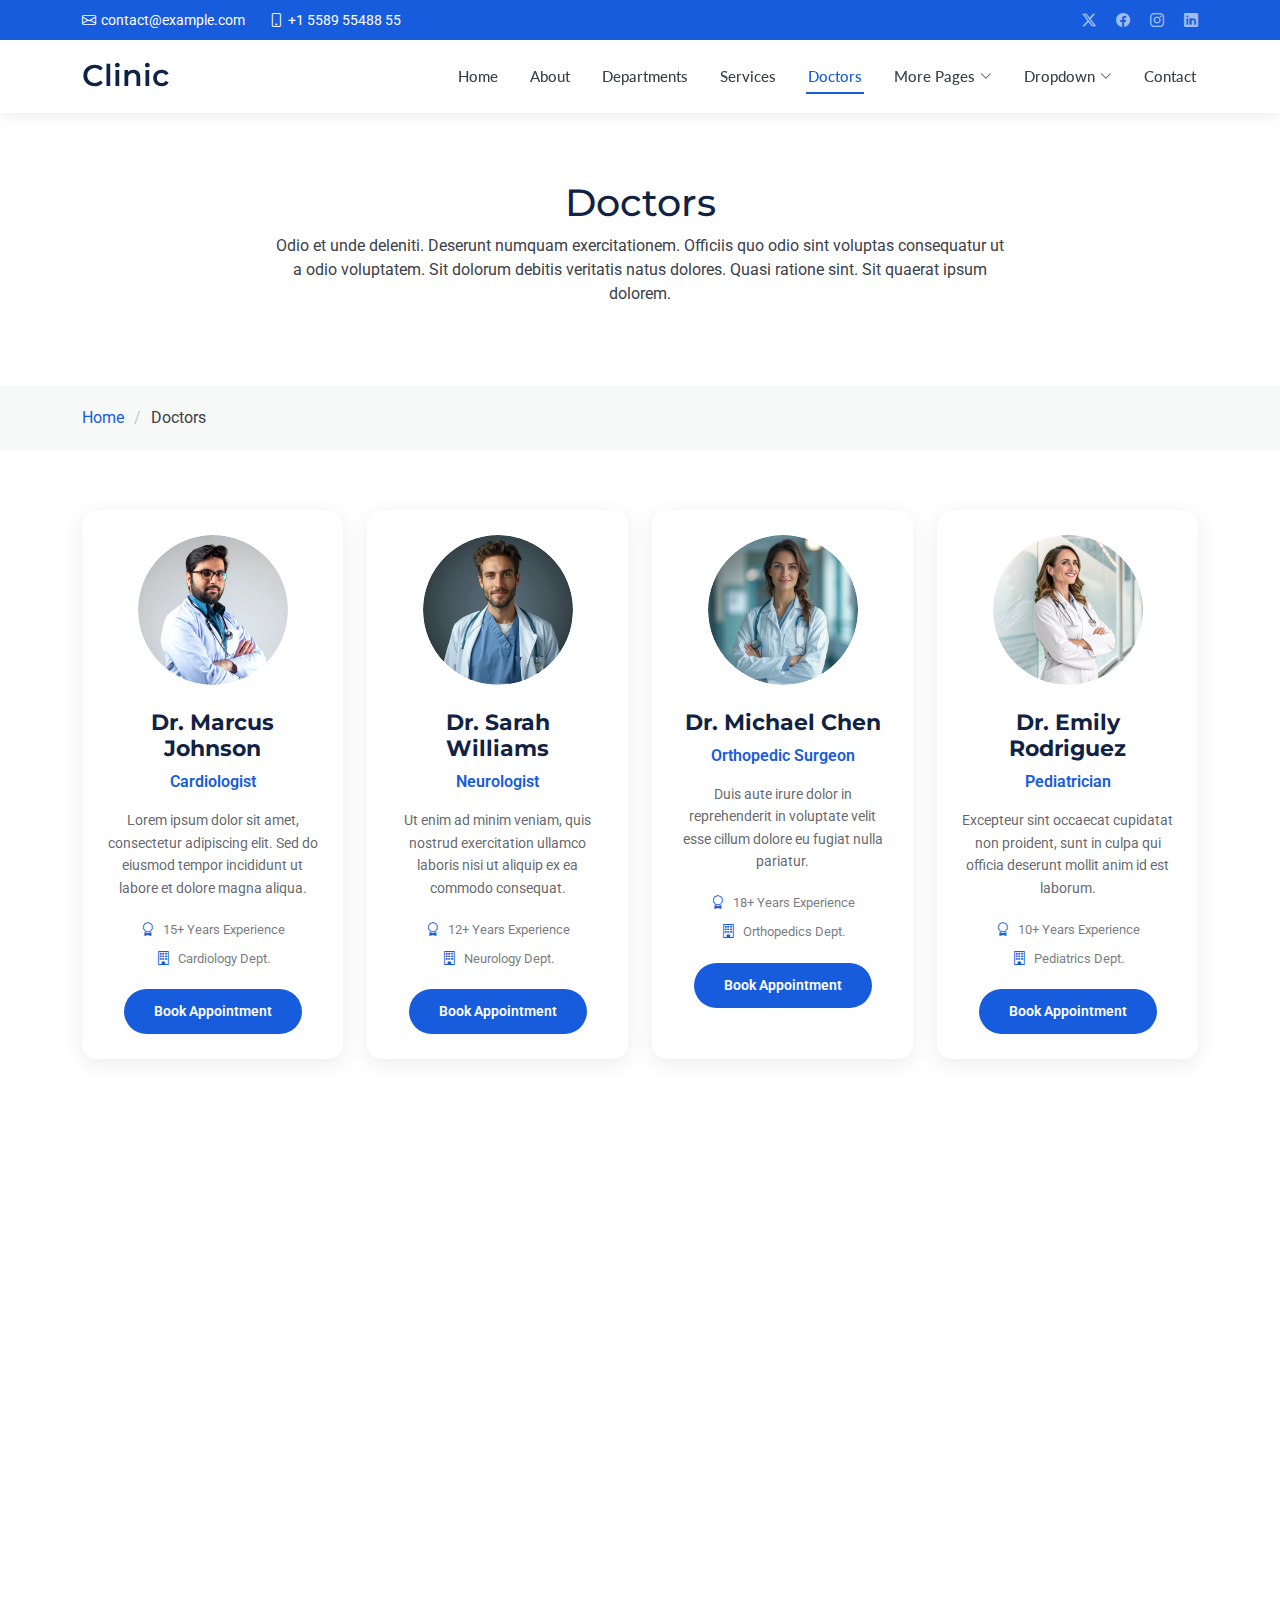
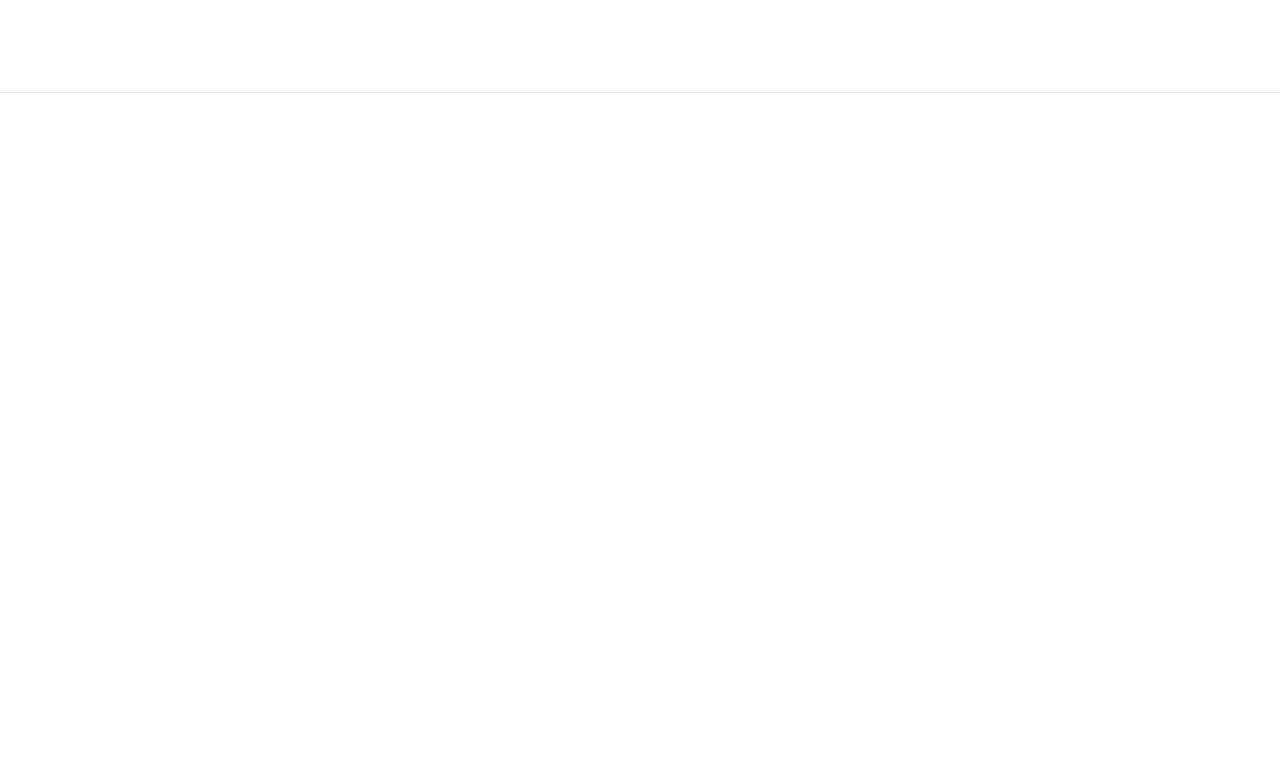
<file: Clinic/doctors.html>
<!DOCTYPE html>
<html lang="en">

<head>
  <meta charset="utf-8">
  <meta content="width=device-width, initial-scale=1.0" name="viewport">
  <title>Doctors - Clinic Bootstrap Template</title>
  <meta name="description" content="">
  <meta name="keywords" content="">

  <!-- Favicons -->
  <link href="assets/img/favicon.png" rel="icon">
  <link href="assets/img/apple-touch-icon.png" rel="apple-touch-icon">

  <!-- Fonts -->
  <link href="https://fonts.googleapis.com" rel="preconnect">
  <link href="https://fonts.gstatic.com" rel="preconnect" crossorigin>
  <link href="https://fonts.googleapis.com/css2?family=Roboto:ital,wght@0,100;0,300;0,400;0,500;0,700;0,900;1,100;1,300;1,400;1,500;1,700;1,900&family=Montserrat:ital,wght@0,100;0,200;0,300;0,400;0,500;0,600;0,700;0,800;0,900;1,100;1,200;1,300;1,400;1,500;1,600;1,700;1,800;1,900&family=Lato:ital,wght@0,100;0,300;0,400;0,700;0,900;1,100;1,300;1,400;1,700;1,900&display=swap" rel="stylesheet">

  <!-- Vendor CSS Files -->
  <link href="assets/vendor/bootstrap/css/bootstrap.min.css" rel="stylesheet">
  <link href="assets/vendor/bootstrap-icons/bootstrap-icons.css" rel="stylesheet">
  <link href="assets/vendor/aos/aos.css" rel="stylesheet">
  <link href="assets/vendor/glightbox/css/glightbox.min.css" rel="stylesheet">
  <link href="assets/vendor/fontawesome-free/css/all.min.css" rel="stylesheet">
  <link href="assets/vendor/swiper/swiper-bundle.min.css" rel="stylesheet">

  <!-- Main CSS File -->
  <link href="assets/css/main.css" rel="stylesheet">

  <!-- =======================================================
  * Template Name: Clinic
  * Template URL: https://bootstrapmade.com/clinic-bootstrap-template/
  * Updated: Jul 23 2025 with Bootstrap v5.3.7
  * Author: BootstrapMade.com
  * License: https://bootstrapmade.com/license/
  ======================================================== -->
</head>

<body class="doctors-page">

  <header id="header" class="header fixed-top">

    <div class="topbar d-flex align-items-center dark-background">
      <div class="container d-flex justify-content-center justify-content-md-between">
        <div class="contact-info d-flex align-items-center">
          <i class="bi bi-envelope d-flex align-items-center"><a href="mailto:contact@example.com">contact@example.com</a></i>
          <i class="bi bi-phone d-flex align-items-center ms-4"><span>+1 5589 55488 55</span></i>
        </div>
        <div class="social-links d-none d-md-flex align-items-center">
          <a href="#" class="twitter"><i class="bi bi-twitter-x"></i></a>
          <a href="#" class="facebook"><i class="bi bi-facebook"></i></a>
          <a href="#" class="instagram"><i class="bi bi-instagram"></i></a>
          <a href="#" class="linkedin"><i class="bi bi-linkedin"></i></a>
        </div>
      </div>
    </div><!-- End Top Bar -->

    <div class="branding d-flex align-items-cente">

      <div class="container position-relative d-flex align-items-center justify-content-between">
        <a href="index.html" class="logo d-flex align-items-center">
          <!-- Uncomment the line below if you also wish to use an image logo -->
          <!-- <img src="assets/img/logo.webp" alt=""> -->
          <h1 class="sitename">Clinic</h1>
        </a>

        <nav id="navmenu" class="navmenu">
          <ul>
            <li><a href="index.html">Home</a></li>
            <li><a href="about.html">About</a></li>
            <li><a href="departments.html">Departments</a></li>
            <li><a href="services.html">Services</a></li>
            <li><a href="doctors.html" class="active">Doctors</a></li>
            <li class="dropdown"><a href="#"><span>More Pages</span> <i class="bi bi-chevron-down toggle-dropdown"></i></a>
              <ul>
                <li><a href="department-details.html">Department Details</a></li>
                <li><a href="service-details.html">Service Details</a></li>
                <li><a href="appointment.html">Appointment</a></li>
                <li><a href="testimonials.html">Testimonials</a></li>
                <li><a href="faq.html">Frequently Asked Questions</a></li>
                <li><a href="gallery.html">Gallery</a></li>
                <li><a href="terms.html">Terms</a></li>
                <li><a href="privacy.html">Privacy</a></li>
                <li><a href="404.html">404</a></li>
              </ul>
            </li>
            <li class="dropdown"><a href="#"><span>Dropdown</span> <i class="bi bi-chevron-down toggle-dropdown"></i></a>
              <ul>
                <li><a href="#">Dropdown 1</a></li>
                <li class="dropdown"><a href="#"><span>Deep Dropdown</span> <i class="bi bi-chevron-down toggle-dropdown"></i></a>
                  <ul>
                    <li><a href="#">Deep Dropdown 1</a></li>
                    <li><a href="#">Deep Dropdown 2</a></li>
                    <li><a href="#">Deep Dropdown 3</a></li>
                    <li><a href="#">Deep Dropdown 4</a></li>
                    <li><a href="#">Deep Dropdown 5</a></li>
                  </ul>
                </li>
                <li><a href="#">Dropdown 2</a></li>
                <li><a href="#">Dropdown 3</a></li>
                <li><a href="#">Dropdown 4</a></li>
              </ul>
            </li>
            <li><a href="contact.html">Contact</a></li>
          </ul>
          <i class="mobile-nav-toggle d-xl-none bi bi-list"></i>
        </nav>

      </div>

    </div>

  </header>

  <main class="main">

    <!-- Page Title -->
    <div class="page-title">
      <div class="heading">
        <div class="container">
          <div class="row d-flex justify-content-center text-center">
            <div class="col-lg-8">
              <h1 class="heading-title">Doctors</h1>
              <p class="mb-0">
                Odio et unde deleniti. Deserunt numquam exercitationem. Officiis quo
                odio sint voluptas consequatur ut a odio voluptatem. Sit dolorum
                debitis veritatis natus dolores. Quasi ratione sint. Sit quaerat
                ipsum dolorem.
              </p>
            </div>
          </div>
        </div>
      </div>
      <nav class="breadcrumbs">
        <div class="container">
          <ol>
            <li><a href="index.html">Home</a></li>
            <li class="current">Doctors</li>
          </ol>
        </div>
      </nav>
    </div><!-- End Page Title -->

    <!-- Doctors Section -->
    <section id="doctors" class="doctors section">

      <div class="container" data-aos="fade-up" data-aos-delay="100">

        <div class="row gy-4">

          <div class="col-lg-3 col-md-6" data-aos="fade-up" data-aos-delay="100">
            <div class="doctor-card">
              <div class="doctor-image">
                <img src="assets/img/health/staff-1.webp" alt="Dr. Marcus Johnson" class="img-fluid">
                <div class="doctor-overlay">
                  <div class="social-links">
                    <a href="#"><i class="bi bi-linkedin"></i></a>
                    <a href="#"><i class="bi bi-envelope"></i></a>
                    <a href="#"><i class="bi bi-phone"></i></a>
                  </div>
                </div>
              </div>
              <div class="doctor-content">
                <h4>Dr. Marcus Johnson</h4>
                <span class="specialty">Cardiologist</span>
                <p>Lorem ipsum dolor sit amet, consectetur adipiscing elit. Sed do eiusmod tempor incididunt ut labore et dolore magna aliqua.</p>
                <div class="doctor-meta">
                  <div class="experience">
                    <i class="bi bi-award"></i>
                    <span>15+ Years Experience</span>
                  </div>
                  <div class="department">
                    <i class="bi bi-building"></i>
                    <span>Cardiology Dept.</span>
                  </div>
                </div>
                <a href="appointment.html" class="btn-appointment">Book Appointment</a>
              </div>
            </div>
          </div><!-- End Doctor Card -->

          <div class="col-lg-3 col-md-6" data-aos="fade-up" data-aos-delay="200">
            <div class="doctor-card">
              <div class="doctor-image">
                <img src="assets/img/health/staff-2.webp" alt="Dr. Sarah Williams" class="img-fluid">
                <div class="doctor-overlay">
                  <div class="social-links">
                    <a href="#"><i class="bi bi-linkedin"></i></a>
                    <a href="#"><i class="bi bi-envelope"></i></a>
                    <a href="#"><i class="bi bi-phone"></i></a>
                  </div>
                </div>
              </div>
              <div class="doctor-content">
                <h4>Dr. Sarah Williams</h4>
                <span class="specialty">Neurologist</span>
                <p>Ut enim ad minim veniam, quis nostrud exercitation ullamco laboris nisi ut aliquip ex ea commodo consequat.</p>
                <div class="doctor-meta">
                  <div class="experience">
                    <i class="bi bi-award"></i>
                    <span>12+ Years Experience</span>
                  </div>
                  <div class="department">
                    <i class="bi bi-building"></i>
                    <span>Neurology Dept.</span>
                  </div>
                </div>
                <a href="appointment.html" class="btn-appointment">Book Appointment</a>
              </div>
            </div>
          </div><!-- End Doctor Card -->

          <div class="col-lg-3 col-md-6" data-aos="fade-up" data-aos-delay="300">
            <div class="doctor-card">
              <div class="doctor-image">
                <img src="assets/img/health/staff-3.webp" alt="Dr. Michael Chen" class="img-fluid">
                <div class="doctor-overlay">
                  <div class="social-links">
                    <a href="#"><i class="bi bi-linkedin"></i></a>
                    <a href="#"><i class="bi bi-envelope"></i></a>
                    <a href="#"><i class="bi bi-phone"></i></a>
                  </div>
                </div>
              </div>
              <div class="doctor-content">
                <h4>Dr. Michael Chen</h4>
                <span class="specialty">Orthopedic Surgeon</span>
                <p>Duis aute irure dolor in reprehenderit in voluptate velit esse cillum dolore eu fugiat nulla pariatur.</p>
                <div class="doctor-meta">
                  <div class="experience">
                    <i class="bi bi-award"></i>
                    <span>18+ Years Experience</span>
                  </div>
                  <div class="department">
                    <i class="bi bi-building"></i>
                    <span>Orthopedics Dept.</span>
                  </div>
                </div>
                <a href="appointment.html" class="btn-appointment">Book Appointment</a>
              </div>
            </div>
          </div><!-- End Doctor Card -->

          <div class="col-lg-3 col-md-6" data-aos="fade-up" data-aos-delay="400">
            <div class="doctor-card">
              <div class="doctor-image">
                <img src="assets/img/health/staff-4.webp" alt="Dr. Emily Rodriguez" class="img-fluid">
                <div class="doctor-overlay">
                  <div class="social-links">
                    <a href="#"><i class="bi bi-linkedin"></i></a>
                    <a href="#"><i class="bi bi-envelope"></i></a>
                    <a href="#"><i class="bi bi-phone"></i></a>
                  </div>
                </div>
              </div>
              <div class="doctor-content">
                <h4>Dr. Emily Rodriguez</h4>
                <span class="specialty">Pediatrician</span>
                <p>Excepteur sint occaecat cupidatat non proident, sunt in culpa qui officia deserunt mollit anim id est laborum.</p>
                <div class="doctor-meta">
                  <div class="experience">
                    <i class="bi bi-award"></i>
                    <span>10+ Years Experience</span>
                  </div>
                  <div class="department">
                    <i class="bi bi-building"></i>
                    <span>Pediatrics Dept.</span>
                  </div>
                </div>
                <a href="appointment.html" class="btn-appointment">Book Appointment</a>
              </div>
            </div>
          </div><!-- End Doctor Card -->

          <div class="col-lg-3 col-md-6" data-aos="fade-up" data-aos-delay="500">
            <div class="doctor-card">
              <div class="doctor-image">
                <img src="assets/img/health/staff-5.webp" alt="Dr. David Thompson" class="img-fluid">
                <div class="doctor-overlay">
                  <div class="social-links">
                    <a href="#"><i class="bi bi-linkedin"></i></a>
                    <a href="#"><i class="bi bi-envelope"></i></a>
                    <a href="#"><i class="bi bi-phone"></i></a>
                  </div>
                </div>
              </div>
              <div class="doctor-content">
                <h4>Dr. David Thompson</h4>
                <span class="specialty">Dermatologist</span>
                <p>Sed ut perspiciatis unde omnis iste natus error sit voluptatem accusantium doloremque laudantium.</p>
                <div class="doctor-meta">
                  <div class="experience">
                    <i class="bi bi-award"></i>
                    <span>14+ Years Experience</span>
                  </div>
                  <div class="department">
                    <i class="bi bi-building"></i>
                    <span>Dermatology Dept.</span>
                  </div>
                </div>
                <a href="appointment.html" class="btn-appointment">Book Appointment</a>
              </div>
            </div>
          </div><!-- End Doctor Card -->

          <div class="col-lg-3 col-md-6" data-aos="fade-up" data-aos-delay="100">
            <div class="doctor-card">
              <div class="doctor-image">
                <img src="assets/img/health/staff-6.webp" alt="Dr. Lisa Anderson" class="img-fluid">
                <div class="doctor-overlay">
                  <div class="social-links">
                    <a href="#"><i class="bi bi-linkedin"></i></a>
                    <a href="#"><i class="bi bi-envelope"></i></a>
                    <a href="#"><i class="bi bi-phone"></i></a>
                  </div>
                </div>
              </div>
              <div class="doctor-content">
                <h4>Dr. Lisa Anderson</h4>
                <span class="specialty">Oncologist</span>
                <p>Totam rem aperiam, eaque ipsa quae ab illo inventore veritatis et quasi architecto beatae vitae dicta sunt.</p>
                <div class="doctor-meta">
                  <div class="experience">
                    <i class="bi bi-award"></i>
                    <span>16+ Years Experience</span>
                  </div>
                  <div class="department">
                    <i class="bi bi-building"></i>
                    <span>Oncology Dept.</span>
                  </div>
                </div>
                <a href="appointment.html" class="btn-appointment">Book Appointment</a>
              </div>
            </div>
          </div><!-- End Doctor Card -->

          <div class="col-lg-3 col-md-6" data-aos="fade-up" data-aos-delay="200">
            <div class="doctor-card">
              <div class="doctor-image">
                <img src="assets/img/health/staff-7.webp" alt="Dr. Robert Martinez" class="img-fluid">
                <div class="doctor-overlay">
                  <div class="social-links">
                    <a href="#"><i class="bi bi-linkedin"></i></a>
                    <a href="#"><i class="bi bi-envelope"></i></a>
                    <a href="#"><i class="bi bi-phone"></i></a>
                  </div>
                </div>
              </div>
              <div class="doctor-content">
                <h4>Dr. Robert Martinez</h4>
                <span class="specialty">Emergency Medicine</span>
                <p>Explicabo enim ipsam voluptatem quia voluptas sit aspernatur aut odit aut fugit, sed quia consequuntur.</p>
                <div class="doctor-meta">
                  <div class="experience">
                    <i class="bi bi-award"></i>
                    <span>11+ Years Experience</span>
                  </div>
                  <div class="department">
                    <i class="bi bi-building"></i>
                    <span>Emergency Dept.</span>
                  </div>
                </div>
                <a href="appointment.html" class="btn-appointment">Book Appointment</a>
              </div>
            </div>
          </div><!-- End Doctor Card -->

          <div class="col-lg-3 col-md-6" data-aos="fade-up" data-aos-delay="300">
            <div class="doctor-card">
              <div class="doctor-image">
                <img src="assets/img/health/staff-8.webp" alt="Dr. Jennifer Lee" class="img-fluid">
                <div class="doctor-overlay">
                  <div class="social-links">
                    <a href="#"><i class="bi bi-linkedin"></i></a>
                    <a href="#"><i class="bi bi-envelope"></i></a>
                    <a href="#"><i class="bi bi-phone"></i></a>
                  </div>
                </div>
              </div>
              <div class="doctor-content">
                <h4>Dr. Jennifer Lee</h4>
                <span class="specialty">Radiologist</span>
                <p>Magni dolores eos qui ratione voluptatem sequi nesciunt neque porro quisquam est qui dolorem.</p>
                <div class="doctor-meta">
                  <div class="experience">
                    <i class="bi bi-award"></i>
                    <span>13+ Years Experience</span>
                  </div>
                  <div class="department">
                    <i class="bi bi-building"></i>
                    <span>Radiology Dept.</span>
                  </div>
                </div>
                <a href="appointment.html" class="btn-appointment">Book Appointment</a>
              </div>
            </div>
          </div><!-- End Doctor Card -->

        </div>

      </div>

    </section><!-- /Doctors Section -->

  </main>

  <footer id="footer" class="footer-16 footer position-relative">

    <div class="container">

      <div class="footer-main" data-aos="fade-up" data-aos-delay="100">
        <div class="row align-items-start">

          <div class="col-lg-5">
            <div class="brand-section">
              <a href="index.html" class="logo d-flex align-items-center mb-4">
                <span class="sitename">Clinic</span>
              </a>
              <p class="brand-description">Crafting exceptional digital experiences through thoughtful design and innovative solutions that elevate your brand presence.</p>

              <div class="contact-info mt-5">
                <div class="contact-item">
                  <i class="bi bi-geo-alt"></i>
                  <span>123 Creative Boulevard, Design District, NY 10012</span>
                </div>
                <div class="contact-item">
                  <i class="bi bi-telephone"></i>
                  <span>+1 (555) 987-6543</span>
                </div>
                <div class="contact-item">
                  <i class="bi bi-envelope"></i>
                  <span>hello@designstudio.com</span>
                </div>
              </div>
            </div>
          </div>

          <div class="col-lg-7">
            <div class="footer-nav-wrapper">
              <div class="row">

                <div class="col-6 col-lg-3">
                  <div class="nav-column">
                    <h6>Studio</h6>
                    <nav class="footer-nav">
                      <a href="#">Our Story</a>
                      <a href="#">Design Process</a>
                      <a href="#">Portfolio</a>
                      <a href="#">Case Studies</a>
                      <a href="#">Awards</a>
                    </nav>
                  </div>
                </div>

                <div class="col-6 col-lg-3">
                  <div class="nav-column">
                    <h6>Services</h6>
                    <nav class="footer-nav">
                      <a href="#">Brand Identity</a>
                      <a href="#">Web Design</a>
                      <a href="#">Mobile Apps</a>
                      <a href="#">Digital Strategy</a>
                      <a href="#">Consultation</a>
                    </nav>
                  </div>
                </div>

                <div class="col-6 col-lg-3">
                  <div class="nav-column">
                    <h6>Resources</h6>
                    <nav class="footer-nav">
                      <a href="#">Design Blog</a>
                      <a href="#">Style Guide</a>
                      <a href="#">Free Assets</a>
                      <a href="#">Tutorials</a>
                      <a href="#">Inspiration</a>
                    </nav>
                  </div>
                </div>

                <div class="col-6 col-lg-3">
                  <div class="nav-column">
                    <h6>Connect</h6>
                    <nav class="footer-nav">
                      <a href="#">Start Project</a>
                      <a href="#">Schedule Call</a>
                      <a href="#">Join Newsletter</a>
                      <a href="#">Follow Updates</a>
                      <a href="#">Partnership</a>
                    </nav>
                  </div>
                </div>

              </div>
            </div>
          </div>

        </div>
      </div>

    </div>

    <div class="footer-bottom">
      <div class="container">
        <div class="bottom-content" data-aos="fade-up" data-aos-delay="300">
          <div class="row align-items-center">

            <div class="col-lg-6">
              <div class="copyright">
                <p>© <span class="sitename">Clinic</span>. All rights reserved.</p>
              </div>
            </div>

            <div class="col-lg-6">
              <div class="legal-links">
                <a href="#">Privacy Policy</a>
                <a href="#">Terms of Service</a>
                <a href="#">Cookie Policy</a>
                <div class="credits">
                  <!-- All the links in the footer should remain intact. -->
                  <!-- You can delete the links only if you've purchased the pro version. -->
                  <!-- Licensing information: https://bootstrapmade.com/license/ -->
                  <!-- Purchase the pro version with working PHP/AJAX contact form: [buy-url] -->
                  Designed by <a href="https://bootstrapmade.com/">BootstrapMade</a>
                </div>
              </div>
            </div>

          </div>
        </div>
      </div>
    </div>

  </footer>

  <!-- Scroll Top -->
  <a href="#" id="scroll-top" class="scroll-top d-flex align-items-center justify-content-center"><i class="bi bi-arrow-up-short"></i></a>

  <!-- Preloader -->
  <div id="preloader"></div>

  <!-- Vendor JS Files -->
  <script src="assets/vendor/bootstrap/js/bootstrap.bundle.min.js"></script>
  <script src="assets/vendor/php-email-form/validate.js"></script>
  <script src="assets/vendor/aos/aos.js"></script>
  <script src="assets/vendor/glightbox/js/glightbox.min.js"></script>
  <script src="assets/vendor/purecounter/purecounter_vanilla.js"></script>
  <script src="assets/vendor/swiper/swiper-bundle.min.js"></script>

  <!-- Main JS File -->
  <script src="assets/js/main.js"></script>

</body>

</html>
</file>
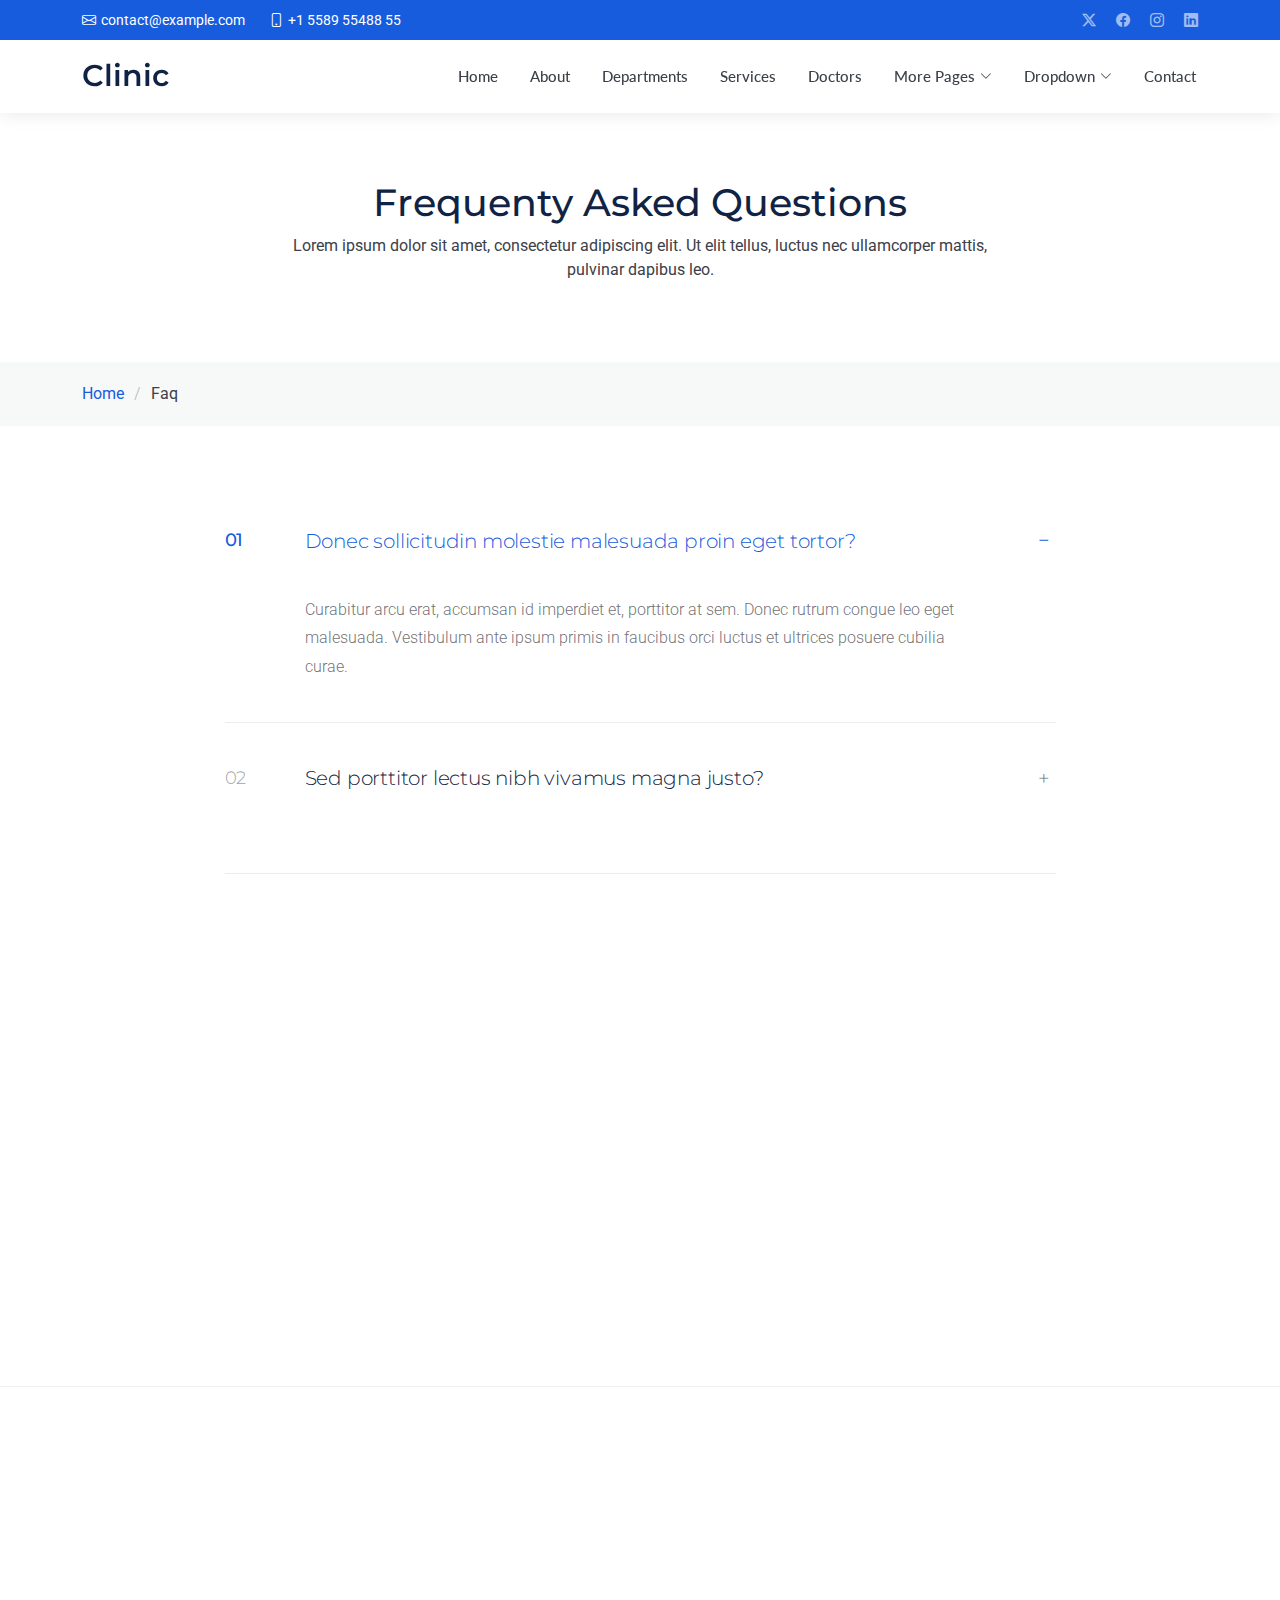
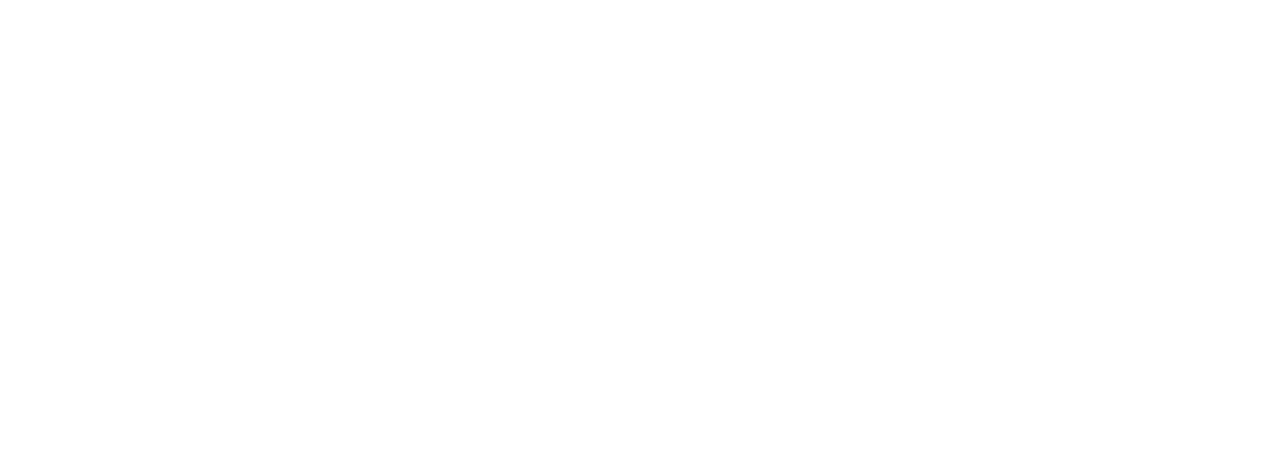
<file: Clinic/faq.html>
<!DOCTYPE html>
<html lang="en">

<head>
  <meta charset="utf-8">
  <meta content="width=device-width, initial-scale=1.0" name="viewport">
  <title>Faq - Clinic Bootstrap Template</title>
  <meta name="description" content="">
  <meta name="keywords" content="">

  <!-- Favicons -->
  <link href="assets/img/favicon.png" rel="icon">
  <link href="assets/img/apple-touch-icon.png" rel="apple-touch-icon">

  <!-- Fonts -->
  <link href="https://fonts.googleapis.com" rel="preconnect">
  <link href="https://fonts.gstatic.com" rel="preconnect" crossorigin>
  <link href="https://fonts.googleapis.com/css2?family=Roboto:ital,wght@0,100;0,300;0,400;0,500;0,700;0,900;1,100;1,300;1,400;1,500;1,700;1,900&family=Montserrat:ital,wght@0,100;0,200;0,300;0,400;0,500;0,600;0,700;0,800;0,900;1,100;1,200;1,300;1,400;1,500;1,600;1,700;1,800;1,900&family=Lato:ital,wght@0,100;0,300;0,400;0,700;0,900;1,100;1,300;1,400;1,700;1,900&display=swap" rel="stylesheet">

  <!-- Vendor CSS Files -->
  <link href="assets/vendor/bootstrap/css/bootstrap.min.css" rel="stylesheet">
  <link href="assets/vendor/bootstrap-icons/bootstrap-icons.css" rel="stylesheet">
  <link href="assets/vendor/aos/aos.css" rel="stylesheet">
  <link href="assets/vendor/glightbox/css/glightbox.min.css" rel="stylesheet">
  <link href="assets/vendor/fontawesome-free/css/all.min.css" rel="stylesheet">
  <link href="assets/vendor/swiper/swiper-bundle.min.css" rel="stylesheet">

  <!-- Main CSS File -->
  <link href="assets/css/main.css" rel="stylesheet">

  <!-- =======================================================
  * Template Name: Clinic
  * Template URL: https://bootstrapmade.com/clinic-bootstrap-template/
  * Updated: Jul 23 2025 with Bootstrap v5.3.7
  * Author: BootstrapMade.com
  * License: https://bootstrapmade.com/license/
  ======================================================== -->
</head>

<body class="faq-page">

  <header id="header" class="header fixed-top">

    <div class="topbar d-flex align-items-center dark-background">
      <div class="container d-flex justify-content-center justify-content-md-between">
        <div class="contact-info d-flex align-items-center">
          <i class="bi bi-envelope d-flex align-items-center"><a href="mailto:contact@example.com">contact@example.com</a></i>
          <i class="bi bi-phone d-flex align-items-center ms-4"><span>+1 5589 55488 55</span></i>
        </div>
        <div class="social-links d-none d-md-flex align-items-center">
          <a href="#" class="twitter"><i class="bi bi-twitter-x"></i></a>
          <a href="#" class="facebook"><i class="bi bi-facebook"></i></a>
          <a href="#" class="instagram"><i class="bi bi-instagram"></i></a>
          <a href="#" class="linkedin"><i class="bi bi-linkedin"></i></a>
        </div>
      </div>
    </div><!-- End Top Bar -->

    <div class="branding d-flex align-items-cente">

      <div class="container position-relative d-flex align-items-center justify-content-between">
        <a href="index.html" class="logo d-flex align-items-center">
          <!-- Uncomment the line below if you also wish to use an image logo -->
          <!-- <img src="assets/img/logo.webp" alt=""> -->
          <h1 class="sitename">Clinic</h1>
        </a>

        <nav id="navmenu" class="navmenu">
          <ul>
            <li><a href="index.html">Home</a></li>
            <li><a href="about.html">About</a></li>
            <li><a href="departments.html">Departments</a></li>
            <li><a href="services.html">Services</a></li>
            <li><a href="doctors.html">Doctors</a></li>
            <li class="dropdown"><a href="#"><span>More Pages</span> <i class="bi bi-chevron-down toggle-dropdown"></i></a>
              <ul>
                <li><a href="department-details.html">Department Details</a></li>
                <li><a href="service-details.html">Service Details</a></li>
                <li><a href="appointment.html">Appointment</a></li>
                <li><a href="testimonials.html">Testimonials</a></li>
                <li><a href="faq.html" class="active">Frequently Asked Questions</a></li>
                <li><a href="gallery.html">Gallery</a></li>
                <li><a href="terms.html">Terms</a></li>
                <li><a href="privacy.html">Privacy</a></li>
                <li><a href="404.html">404</a></li>
              </ul>
            </li>
            <li class="dropdown"><a href="#"><span>Dropdown</span> <i class="bi bi-chevron-down toggle-dropdown"></i></a>
              <ul>
                <li><a href="#">Dropdown 1</a></li>
                <li class="dropdown"><a href="#"><span>Deep Dropdown</span> <i class="bi bi-chevron-down toggle-dropdown"></i></a>
                  <ul>
                    <li><a href="#">Deep Dropdown 1</a></li>
                    <li><a href="#">Deep Dropdown 2</a></li>
                    <li><a href="#">Deep Dropdown 3</a></li>
                    <li><a href="#">Deep Dropdown 4</a></li>
                    <li><a href="#">Deep Dropdown 5</a></li>
                  </ul>
                </li>
                <li><a href="#">Dropdown 2</a></li>
                <li><a href="#">Dropdown 3</a></li>
                <li><a href="#">Dropdown 4</a></li>
              </ul>
            </li>
            <li><a href="contact.html">Contact</a></li>
          </ul>
          <i class="mobile-nav-toggle d-xl-none bi bi-list"></i>
        </nav>

      </div>

    </div>

  </header>

  <main class="main">

    <!-- Page Title -->
    <div class="page-title">
      <div class="heading">
        <div class="container">
          <div class="row d-flex justify-content-center text-center">
            <div class="col-lg-8">
              <h1 class="heading-title">Frequenty Asked Questions</h1>
              <p class="mb-0">Lorem ipsum dolor sit amet, consectetur adipiscing elit. Ut elit tellus, luctus nec ullamcorper mattis, pulvinar dapibus leo.</p>
            </div>
          </div>
        </div>
      </div>
      <nav class="breadcrumbs">
        <div class="container">
          <ol>
            <li><a href="index.html">Home</a></li>
            <li class="current">Faq</li>
          </ol>
        </div>
      </nav>
    </div><!-- End Page Title -->

    <!-- Faq Section -->
    <section id="faq" class="faq section">

      <div class="container" data-aos="fade-up" data-aos-delay="100">

        <div class="row justify-content-center">
          <div class="col-lg-9">

            <div class="faq-wrapper">

              <div class="faq-item faq-active" data-aos="fade-up" data-aos-delay="150">
                <div class="faq-header">
                  <span class="faq-number">01</span>
                  <h4>Donec sollicitudin molestie malesuada proin eget tortor?</h4>
                  <div class="faq-toggle">
                    <i class="bi bi-plus"></i>
                    <i class="bi bi-dash"></i>
                  </div>
                </div>
                <div class="faq-content">
                  <div class="content-inner">
                    <p>Curabitur arcu erat, accumsan id imperdiet et, porttitor at sem. Donec rutrum congue leo eget malesuada. Vestibulum ante ipsum primis in faucibus orci luctus et ultrices posuere cubilia curae.</p>
                  </div>
                </div>
              </div><!-- End FAQ Item -->

              <div class="faq-item" data-aos="fade-up" data-aos-delay="200">
                <div class="faq-header">
                  <span class="faq-number">02</span>
                  <h4>Sed porttitor lectus nibh vivamus magna justo?</h4>
                  <div class="faq-toggle">
                    <i class="bi bi-plus"></i>
                    <i class="bi bi-dash"></i>
                  </div>
                </div>
                <div class="faq-content">
                  <div class="content-inner">
                    <p>Nulla porttitor accumsan tincidunt. Mauris blandit aliquet elit, eget tincidunt nibh pulvinar a. Cras ultricies ligula sed magna dictum porta. Vivamus suscipit tortor eget felis porttitor volutpat.</p>
                  </div>
                </div>
              </div><!-- End FAQ Item -->

              <div class="faq-item" data-aos="fade-up" data-aos-delay="250">
                <div class="faq-header">
                  <span class="faq-number">03</span>
                  <h4>Pellentesque habitant morbi tristique senectus?</h4>
                  <div class="faq-toggle">
                    <i class="bi bi-plus"></i>
                    <i class="bi bi-dash"></i>
                  </div>
                </div>
                <div class="faq-content">
                  <div class="content-inner">
                    <p>Quisque velit nisi, pretium ut lacinia in, elementum id enim. Vestibulum ac diam sit amet quam vehicula elementum sed sit amet dui. Donec sollicitudin molestie malesuada.</p>
                  </div>
                </div>
              </div><!-- End FAQ Item -->

              <div class="faq-item" data-aos="fade-up" data-aos-delay="300">
                <div class="faq-header">
                  <span class="faq-number">04</span>
                  <h4>Lorem ipsum dolor sit amet consectetur adipiscing?</h4>
                  <div class="faq-toggle">
                    <i class="bi bi-plus"></i>
                    <i class="bi bi-dash"></i>
                  </div>
                </div>
                <div class="faq-content">
                  <div class="content-inner">
                    <p>Sed ut perspiciatis unde omnis iste natus error sit voluptatem accusantium doloremque laudantium. Totam rem aperiam, eaque ipsa quae ab illo inventore veritatis et quasi architecto.</p>
                  </div>
                </div>
              </div><!-- End FAQ Item -->

              <div class="faq-item" data-aos="fade-up" data-aos-delay="350">
                <div class="faq-header">
                  <span class="faq-number">05</span>
                  <h4>Curabitur aliquet quam id dui posuere blandit?</h4>
                  <div class="faq-toggle">
                    <i class="bi bi-plus"></i>
                    <i class="bi bi-dash"></i>
                  </div>
                </div>
                <div class="faq-content">
                  <div class="content-inner">
                    <p>At vero eos et accusamus et iusto odio dignissimos ducimus qui blanditiis praesentium voluptatum deleniti atque corrupti quos dolores et quas molestias excepturi sint occaecati.</p>
                  </div>
                </div>
              </div><!-- End FAQ Item -->

            </div>

          </div>
        </div>

      </div>

    </section><!-- /Faq Section -->

  </main>

  <footer id="footer" class="footer-16 footer position-relative">

    <div class="container">

      <div class="footer-main" data-aos="fade-up" data-aos-delay="100">
        <div class="row align-items-start">

          <div class="col-lg-5">
            <div class="brand-section">
              <a href="index.html" class="logo d-flex align-items-center mb-4">
                <span class="sitename">Clinic</span>
              </a>
              <p class="brand-description">Crafting exceptional digital experiences through thoughtful design and innovative solutions that elevate your brand presence.</p>

              <div class="contact-info mt-5">
                <div class="contact-item">
                  <i class="bi bi-geo-alt"></i>
                  <span>123 Creative Boulevard, Design District, NY 10012</span>
                </div>
                <div class="contact-item">
                  <i class="bi bi-telephone"></i>
                  <span>+1 (555) 987-6543</span>
                </div>
                <div class="contact-item">
                  <i class="bi bi-envelope"></i>
                  <span>hello@designstudio.com</span>
                </div>
              </div>
            </div>
          </div>

          <div class="col-lg-7">
            <div class="footer-nav-wrapper">
              <div class="row">

                <div class="col-6 col-lg-3">
                  <div class="nav-column">
                    <h6>Studio</h6>
                    <nav class="footer-nav">
                      <a href="#">Our Story</a>
                      <a href="#">Design Process</a>
                      <a href="#">Portfolio</a>
                      <a href="#">Case Studies</a>
                      <a href="#">Awards</a>
                    </nav>
                  </div>
                </div>

                <div class="col-6 col-lg-3">
                  <div class="nav-column">
                    <h6>Services</h6>
                    <nav class="footer-nav">
                      <a href="#">Brand Identity</a>
                      <a href="#">Web Design</a>
                      <a href="#">Mobile Apps</a>
                      <a href="#">Digital Strategy</a>
                      <a href="#">Consultation</a>
                    </nav>
                  </div>
                </div>

                <div class="col-6 col-lg-3">
                  <div class="nav-column">
                    <h6>Resources</h6>
                    <nav class="footer-nav">
                      <a href="#">Design Blog</a>
                      <a href="#">Style Guide</a>
                      <a href="#">Free Assets</a>
                      <a href="#">Tutorials</a>
                      <a href="#">Inspiration</a>
                    </nav>
                  </div>
                </div>

                <div class="col-6 col-lg-3">
                  <div class="nav-column">
                    <h6>Connect</h6>
                    <nav class="footer-nav">
                      <a href="#">Start Project</a>
                      <a href="#">Schedule Call</a>
                      <a href="#">Join Newsletter</a>
                      <a href="#">Follow Updates</a>
                      <a href="#">Partnership</a>
                    </nav>
                  </div>
                </div>

              </div>
            </div>
          </div>

        </div>
      </div>

    </div>

    <div class="footer-bottom">
      <div class="container">
        <div class="bottom-content" data-aos="fade-up" data-aos-delay="300">
          <div class="row align-items-center">

            <div class="col-lg-6">
              <div class="copyright">
                <p>© <span class="sitename">Clinic</span>. All rights reserved.</p>
              </div>
            </div>

            <div class="col-lg-6">
              <div class="legal-links">
                <a href="#">Privacy Policy</a>
                <a href="#">Terms of Service</a>
                <a href="#">Cookie Policy</a>
                <div class="credits">
                  <!-- All the links in the footer should remain intact. -->
                  <!-- You can delete the links only if you've purchased the pro version. -->
                  <!-- Licensing information: https://bootstrapmade.com/license/ -->
                  <!-- Purchase the pro version with working PHP/AJAX contact form: [buy-url] -->
                  Designed by <a href="https://bootstrapmade.com/">BootstrapMade</a>
                </div>
              </div>
            </div>

          </div>
        </div>
      </div>
    </div>

  </footer>

  <!-- Scroll Top -->
  <a href="#" id="scroll-top" class="scroll-top d-flex align-items-center justify-content-center"><i class="bi bi-arrow-up-short"></i></a>

  <!-- Preloader -->
  <div id="preloader"></div>

  <!-- Vendor JS Files -->
  <script src="assets/vendor/bootstrap/js/bootstrap.bundle.min.js"></script>
  <script src="assets/vendor/php-email-form/validate.js"></script>
  <script src="assets/vendor/aos/aos.js"></script>
  <script src="assets/vendor/glightbox/js/glightbox.min.js"></script>
  <script src="assets/vendor/purecounter/purecounter_vanilla.js"></script>
  <script src="assets/vendor/swiper/swiper-bundle.min.js"></script>

  <!-- Main JS File -->
  <script src="assets/js/main.js"></script>

</body>

</html>
</file>
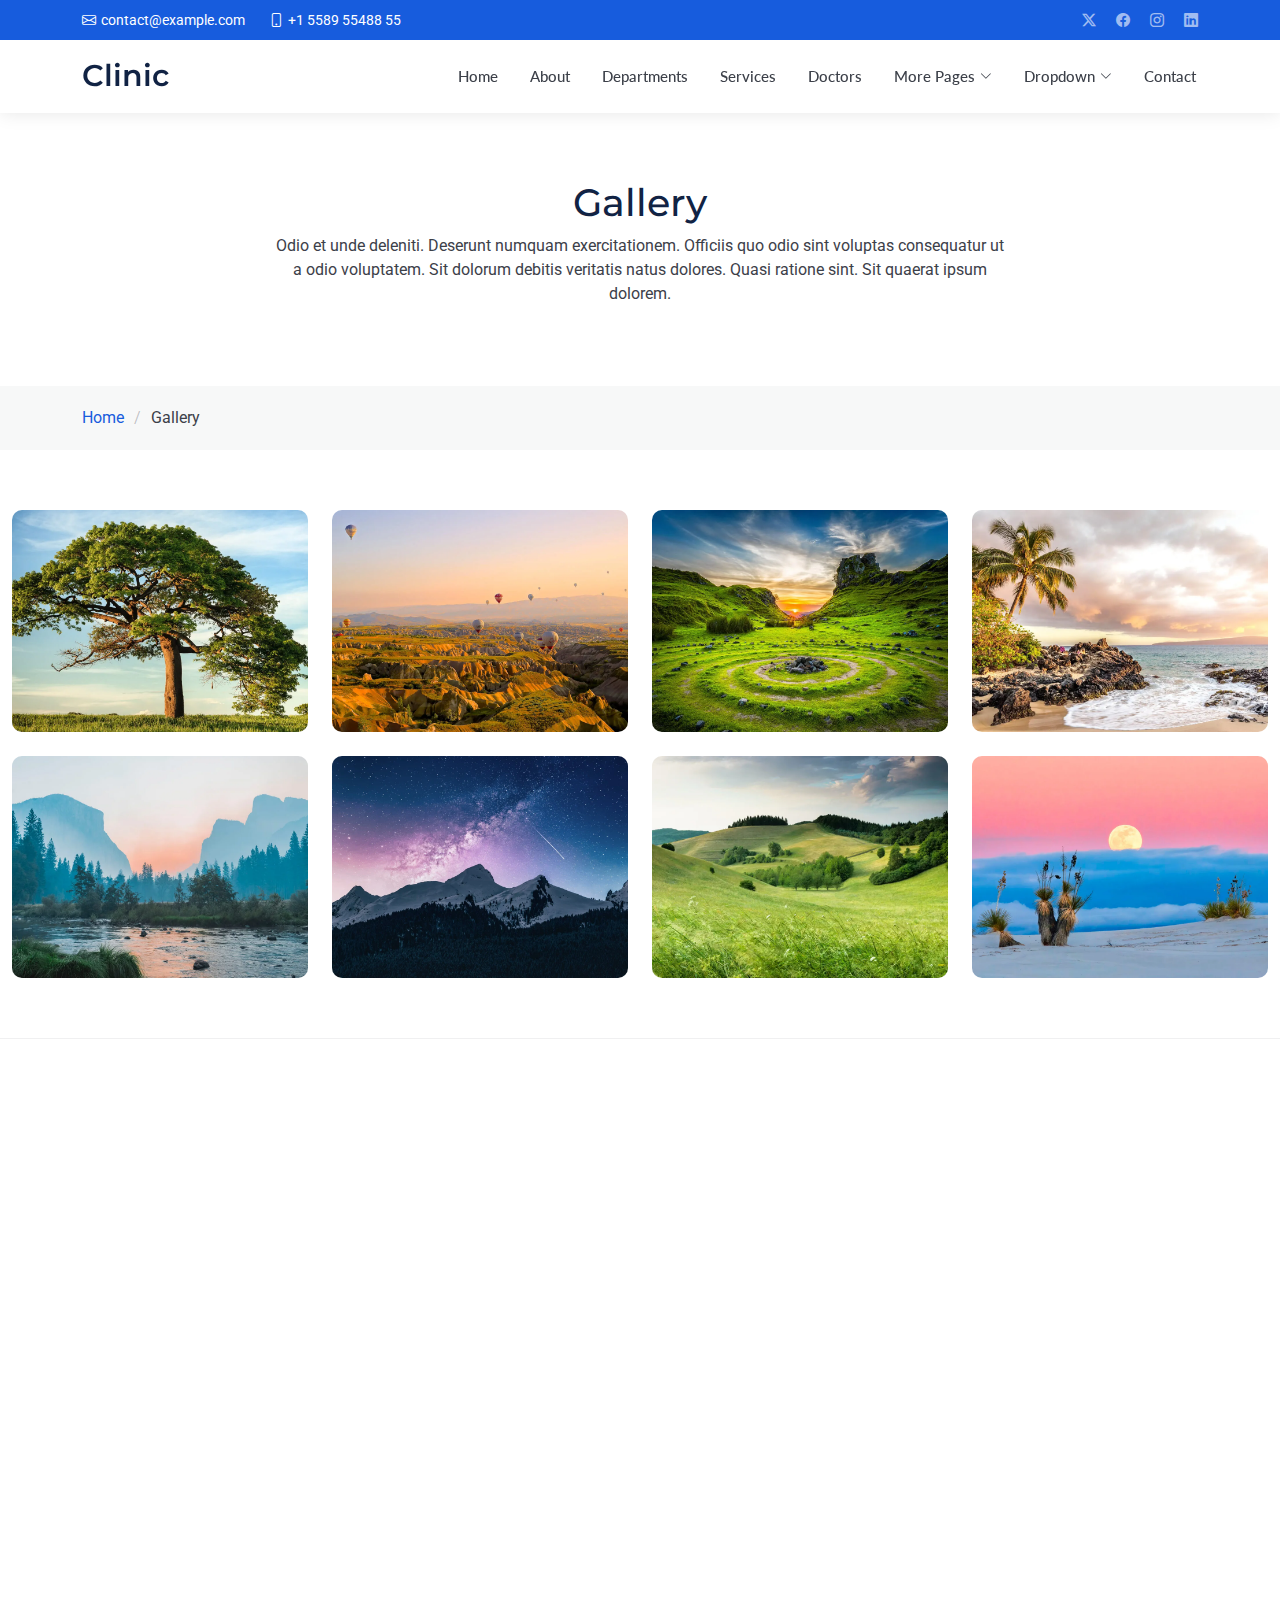
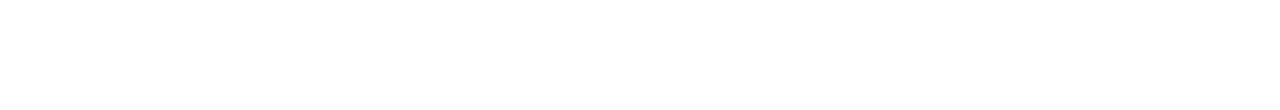
<file: Clinic/gallery.html>
<!DOCTYPE html>
<html lang="en">

<head>
  <meta charset="utf-8">
  <meta content="width=device-width, initial-scale=1.0" name="viewport">
  <title>Gallery - Clinic Bootstrap Template</title>
  <meta name="description" content="">
  <meta name="keywords" content="">

  <!-- Favicons -->
  <link href="assets/img/favicon.png" rel="icon">
  <link href="assets/img/apple-touch-icon.png" rel="apple-touch-icon">

  <!-- Fonts -->
  <link href="https://fonts.googleapis.com" rel="preconnect">
  <link href="https://fonts.gstatic.com" rel="preconnect" crossorigin>
  <link href="https://fonts.googleapis.com/css2?family=Roboto:ital,wght@0,100;0,300;0,400;0,500;0,700;0,900;1,100;1,300;1,400;1,500;1,700;1,900&family=Montserrat:ital,wght@0,100;0,200;0,300;0,400;0,500;0,600;0,700;0,800;0,900;1,100;1,200;1,300;1,400;1,500;1,600;1,700;1,800;1,900&family=Lato:ital,wght@0,100;0,300;0,400;0,700;0,900;1,100;1,300;1,400;1,700;1,900&display=swap" rel="stylesheet">

  <!-- Vendor CSS Files -->
  <link href="assets/vendor/bootstrap/css/bootstrap.min.css" rel="stylesheet">
  <link href="assets/vendor/bootstrap-icons/bootstrap-icons.css" rel="stylesheet">
  <link href="assets/vendor/aos/aos.css" rel="stylesheet">
  <link href="assets/vendor/glightbox/css/glightbox.min.css" rel="stylesheet">
  <link href="assets/vendor/fontawesome-free/css/all.min.css" rel="stylesheet">
  <link href="assets/vendor/swiper/swiper-bundle.min.css" rel="stylesheet">

  <!-- Main CSS File -->
  <link href="assets/css/main.css" rel="stylesheet">

  <!-- =======================================================
  * Template Name: Clinic
  * Template URL: https://bootstrapmade.com/clinic-bootstrap-template/
  * Updated: Jul 23 2025 with Bootstrap v5.3.7
  * Author: BootstrapMade.com
  * License: https://bootstrapmade.com/license/
  ======================================================== -->
</head>

<body class="gallery-page">

  <header id="header" class="header fixed-top">

    <div class="topbar d-flex align-items-center dark-background">
      <div class="container d-flex justify-content-center justify-content-md-between">
        <div class="contact-info d-flex align-items-center">
          <i class="bi bi-envelope d-flex align-items-center"><a href="mailto:contact@example.com">contact@example.com</a></i>
          <i class="bi bi-phone d-flex align-items-center ms-4"><span>+1 5589 55488 55</span></i>
        </div>
        <div class="social-links d-none d-md-flex align-items-center">
          <a href="#" class="twitter"><i class="bi bi-twitter-x"></i></a>
          <a href="#" class="facebook"><i class="bi bi-facebook"></i></a>
          <a href="#" class="instagram"><i class="bi bi-instagram"></i></a>
          <a href="#" class="linkedin"><i class="bi bi-linkedin"></i></a>
        </div>
      </div>
    </div><!-- End Top Bar -->

    <div class="branding d-flex align-items-cente">

      <div class="container position-relative d-flex align-items-center justify-content-between">
        <a href="index.html" class="logo d-flex align-items-center">
          <!-- Uncomment the line below if you also wish to use an image logo -->
          <!-- <img src="assets/img/logo.webp" alt=""> -->
          <h1 class="sitename">Clinic</h1>
        </a>

        <nav id="navmenu" class="navmenu">
          <ul>
            <li><a href="index.html">Home</a></li>
            <li><a href="about.html">About</a></li>
            <li><a href="departments.html">Departments</a></li>
            <li><a href="services.html">Services</a></li>
            <li><a href="doctors.html">Doctors</a></li>
            <li class="dropdown"><a href="#"><span>More Pages</span> <i class="bi bi-chevron-down toggle-dropdown"></i></a>
              <ul>
                <li><a href="department-details.html">Department Details</a></li>
                <li><a href="service-details.html">Service Details</a></li>
                <li><a href="appointment.html">Appointment</a></li>
                <li><a href="testimonials.html">Testimonials</a></li>
                <li><a href="faq.html">Frequently Asked Questions</a></li>
                <li><a href="gallery.html" class="active">Gallery</a></li>
                <li><a href="terms.html">Terms</a></li>
                <li><a href="privacy.html">Privacy</a></li>
                <li><a href="404.html">404</a></li>
              </ul>
            </li>
            <li class="dropdown"><a href="#"><span>Dropdown</span> <i class="bi bi-chevron-down toggle-dropdown"></i></a>
              <ul>
                <li><a href="#">Dropdown 1</a></li>
                <li class="dropdown"><a href="#"><span>Deep Dropdown</span> <i class="bi bi-chevron-down toggle-dropdown"></i></a>
                  <ul>
                    <li><a href="#">Deep Dropdown 1</a></li>
                    <li><a href="#">Deep Dropdown 2</a></li>
                    <li><a href="#">Deep Dropdown 3</a></li>
                    <li><a href="#">Deep Dropdown 4</a></li>
                    <li><a href="#">Deep Dropdown 5</a></li>
                  </ul>
                </li>
                <li><a href="#">Dropdown 2</a></li>
                <li><a href="#">Dropdown 3</a></li>
                <li><a href="#">Dropdown 4</a></li>
              </ul>
            </li>
            <li><a href="contact.html">Contact</a></li>
          </ul>
          <i class="mobile-nav-toggle d-xl-none bi bi-list"></i>
        </nav>

      </div>

    </div>

  </header>

  <main class="main">

    <!-- Page Title -->
    <div class="page-title">
      <div class="heading">
        <div class="container">
          <div class="row d-flex justify-content-center text-center">
            <div class="col-lg-8">
              <h1 class="heading-title">Gallery</h1>
              <p class="mb-0">
                Odio et unde deleniti. Deserunt numquam exercitationem. Officiis quo
                odio sint voluptas consequatur ut a odio voluptatem. Sit dolorum
                debitis veritatis natus dolores. Quasi ratione sint. Sit quaerat
                ipsum dolorem.
              </p>
            </div>
          </div>
        </div>
      </div>
      <nav class="breadcrumbs">
        <div class="container">
          <ol>
            <li><a href="index.html">Home</a></li>
            <li class="current">Gallery</li>
          </ol>
        </div>
      </nav>
    </div><!-- End Page Title -->

    <!-- Gallery Section -->
    <section id="gallery" class="gallery section">

      <div class="container-fluid" data-aos="fade-up" data-aos-delay="100">

        <div class="row gy-4 justify-content-center">

          <div class="col-xl-3 col-lg-4 col-md-6">
            <div class="gallery-item h-100">
              <img src="assets/img/gallery/gallery-1.webp" class="img-fluid" alt="">
              <div class="gallery-links d-flex align-items-center justify-content-center">
                <a href="assets/img/gallery/gallery-1.webp" title="Gallery 1" class="glightbox preview-link"><i class="bi bi-arrows-angle-expand"></i></a>
                <a href="gallery-single.html" class="details-link"><i class="bi bi-link-45deg"></i></a>
              </div>
            </div>
          </div><!-- End Gallery Item -->

          <div class="col-xl-3 col-lg-4 col-md-6">
            <div class="gallery-item h-100">
              <img src="assets/img/gallery/gallery-2.webp" class="img-fluid" alt="">
              <div class="gallery-links d-flex align-items-center justify-content-center">
                <a href="assets/img/gallery/gallery-2.webp" title="Gallery 2" class="glightbox preview-link"><i class="bi bi-arrows-angle-expand"></i></a>
                <a href="gallery-single.html" class="details-link"><i class="bi bi-link-45deg"></i></a>
              </div>
            </div>
          </div><!-- End Gallery Item -->

          <div class="col-xl-3 col-lg-4 col-md-6">
            <div class="gallery-item h-100">
              <img src="assets/img/gallery/gallery-3.webp" class="img-fluid" alt="">
              <div class="gallery-links d-flex align-items-center justify-content-center">
                <a href="assets/img/gallery/gallery-3.webp" title="Gallery 3" class="glightbox preview-link"><i class="bi bi-arrows-angle-expand"></i></a>
                <a href="gallery-single.html" class="details-link"><i class="bi bi-link-45deg"></i></a>
              </div>
            </div>
          </div><!-- End Gallery Item -->

          <div class="col-xl-3 col-lg-4 col-md-6">
            <div class="gallery-item h-100">
              <img src="assets/img/gallery/gallery-4.webp" class="img-fluid" alt="">
              <div class="gallery-links d-flex align-items-center justify-content-center">
                <a href="assets/img/gallery/gallery-4.webp" title="Gallery 4" class="glightbox preview-link"><i class="bi bi-arrows-angle-expand"></i></a>
                <a href="gallery-single.html" class="details-link"><i class="bi bi-link-45deg"></i></a>
              </div>
            </div>
          </div><!-- End Gallery Item -->

          <div class="col-xl-3 col-lg-4 col-md-6">
            <div class="gallery-item h-100">
              <img src="assets/img/gallery/gallery-5.webp" class="img-fluid" alt="">
              <div class="gallery-links d-flex align-items-center justify-content-center">
                <a href="assets/img/gallery/gallery-5.webp" title="Gallery 5" class="glightbox preview-link"><i class="bi bi-arrows-angle-expand"></i></a>
                <a href="gallery-single.html" class="details-link"><i class="bi bi-link-45deg"></i></a>
              </div>
            </div>
          </div><!-- End Gallery Item -->

          <div class="col-xl-3 col-lg-4 col-md-6">
            <div class="gallery-item h-100">
              <img src="assets/img/gallery/gallery-6.webp" class="img-fluid" alt="">
              <div class="gallery-links d-flex align-items-center justify-content-center">
                <a href="assets/img/gallery/gallery-6.webp" title="Gallery 6" class="glightbox preview-link"><i class="bi bi-arrows-angle-expand"></i></a>
                <a href="gallery-single.html" class="details-link"><i class="bi bi-link-45deg"></i></a>
              </div>
            </div>
          </div><!-- End Gallery Item -->

          <div class="col-xl-3 col-lg-4 col-md-6">
            <div class="gallery-item h-100">
              <img src="assets/img/gallery/gallery-7.webp" class="img-fluid" alt="">
              <div class="gallery-links d-flex align-items-center justify-content-center">
                <a href="assets/img/gallery/gallery-7.webp" title="Gallery 7" class="glightbox preview-link"><i class="bi bi-arrows-angle-expand"></i></a>
                <a href="gallery-single.html" class="details-link"><i class="bi bi-link-45deg"></i></a>
              </div>
            </div>
          </div><!-- End Gallery Item -->

          <div class="col-xl-3 col-lg-4 col-md-6">
            <div class="gallery-item h-100">
              <img src="assets/img/gallery/gallery-8.webp" class="img-fluid" alt="">
              <div class="gallery-links d-flex align-items-center justify-content-center">
                <a href="assets/img/gallery/gallery-8.webp" title="Gallery 8" class="glightbox preview-link"><i class="bi bi-arrows-angle-expand"></i></a>
                <a href="gallery-single.html" class="details-link"><i class="bi bi-link-45deg"></i></a>
              </div>
            </div>
          </div><!-- End Gallery Item -->

        </div>

      </div>

    </section><!-- /Gallery Section -->

  </main>

  <footer id="footer" class="footer-16 footer position-relative">

    <div class="container">

      <div class="footer-main" data-aos="fade-up" data-aos-delay="100">
        <div class="row align-items-start">

          <div class="col-lg-5">
            <div class="brand-section">
              <a href="index.html" class="logo d-flex align-items-center mb-4">
                <span class="sitename">Clinic</span>
              </a>
              <p class="brand-description">Crafting exceptional digital experiences through thoughtful design and innovative solutions that elevate your brand presence.</p>

              <div class="contact-info mt-5">
                <div class="contact-item">
                  <i class="bi bi-geo-alt"></i>
                  <span>123 Creative Boulevard, Design District, NY 10012</span>
                </div>
                <div class="contact-item">
                  <i class="bi bi-telephone"></i>
                  <span>+1 (555) 987-6543</span>
                </div>
                <div class="contact-item">
                  <i class="bi bi-envelope"></i>
                  <span>hello@designstudio.com</span>
                </div>
              </div>
            </div>
          </div>

          <div class="col-lg-7">
            <div class="footer-nav-wrapper">
              <div class="row">

                <div class="col-6 col-lg-3">
                  <div class="nav-column">
                    <h6>Studio</h6>
                    <nav class="footer-nav">
                      <a href="#">Our Story</a>
                      <a href="#">Design Process</a>
                      <a href="#">Portfolio</a>
                      <a href="#">Case Studies</a>
                      <a href="#">Awards</a>
                    </nav>
                  </div>
                </div>

                <div class="col-6 col-lg-3">
                  <div class="nav-column">
                    <h6>Services</h6>
                    <nav class="footer-nav">
                      <a href="#">Brand Identity</a>
                      <a href="#">Web Design</a>
                      <a href="#">Mobile Apps</a>
                      <a href="#">Digital Strategy</a>
                      <a href="#">Consultation</a>
                    </nav>
                  </div>
                </div>

                <div class="col-6 col-lg-3">
                  <div class="nav-column">
                    <h6>Resources</h6>
                    <nav class="footer-nav">
                      <a href="#">Design Blog</a>
                      <a href="#">Style Guide</a>
                      <a href="#">Free Assets</a>
                      <a href="#">Tutorials</a>
                      <a href="#">Inspiration</a>
                    </nav>
                  </div>
                </div>

                <div class="col-6 col-lg-3">
                  <div class="nav-column">
                    <h6>Connect</h6>
                    <nav class="footer-nav">
                      <a href="#">Start Project</a>
                      <a href="#">Schedule Call</a>
                      <a href="#">Join Newsletter</a>
                      <a href="#">Follow Updates</a>
                      <a href="#">Partnership</a>
                    </nav>
                  </div>
                </div>

              </div>
            </div>
          </div>

        </div>
      </div>

    </div>

    <div class="footer-bottom">
      <div class="container">
        <div class="bottom-content" data-aos="fade-up" data-aos-delay="300">
          <div class="row align-items-center">

            <div class="col-lg-6">
              <div class="copyright">
                <p>© <span class="sitename">Clinic</span>. All rights reserved.</p>
              </div>
            </div>

            <div class="col-lg-6">
              <div class="legal-links">
                <a href="#">Privacy Policy</a>
                <a href="#">Terms of Service</a>
                <a href="#">Cookie Policy</a>
                <div class="credits">
                  <!-- All the links in the footer should remain intact. -->
                  <!-- You can delete the links only if you've purchased the pro version. -->
                  <!-- Licensing information: https://bootstrapmade.com/license/ -->
                  <!-- Purchase the pro version with working PHP/AJAX contact form: [buy-url] -->
                  Designed by <a href="https://bootstrapmade.com/">BootstrapMade</a>
                </div>
              </div>
            </div>

          </div>
        </div>
      </div>
    </div>

  </footer>

  <!-- Scroll Top -->
  <a href="#" id="scroll-top" class="scroll-top d-flex align-items-center justify-content-center"><i class="bi bi-arrow-up-short"></i></a>

  <!-- Preloader -->
  <div id="preloader"></div>

  <!-- Vendor JS Files -->
  <script src="assets/vendor/bootstrap/js/bootstrap.bundle.min.js"></script>
  <script src="assets/vendor/php-email-form/validate.js"></script>
  <script src="assets/vendor/aos/aos.js"></script>
  <script src="assets/vendor/glightbox/js/glightbox.min.js"></script>
  <script src="assets/vendor/purecounter/purecounter_vanilla.js"></script>
  <script src="assets/vendor/swiper/swiper-bundle.min.js"></script>

  <!-- Main JS File -->
  <script src="assets/js/main.js"></script>

</body>

</html>
</file>
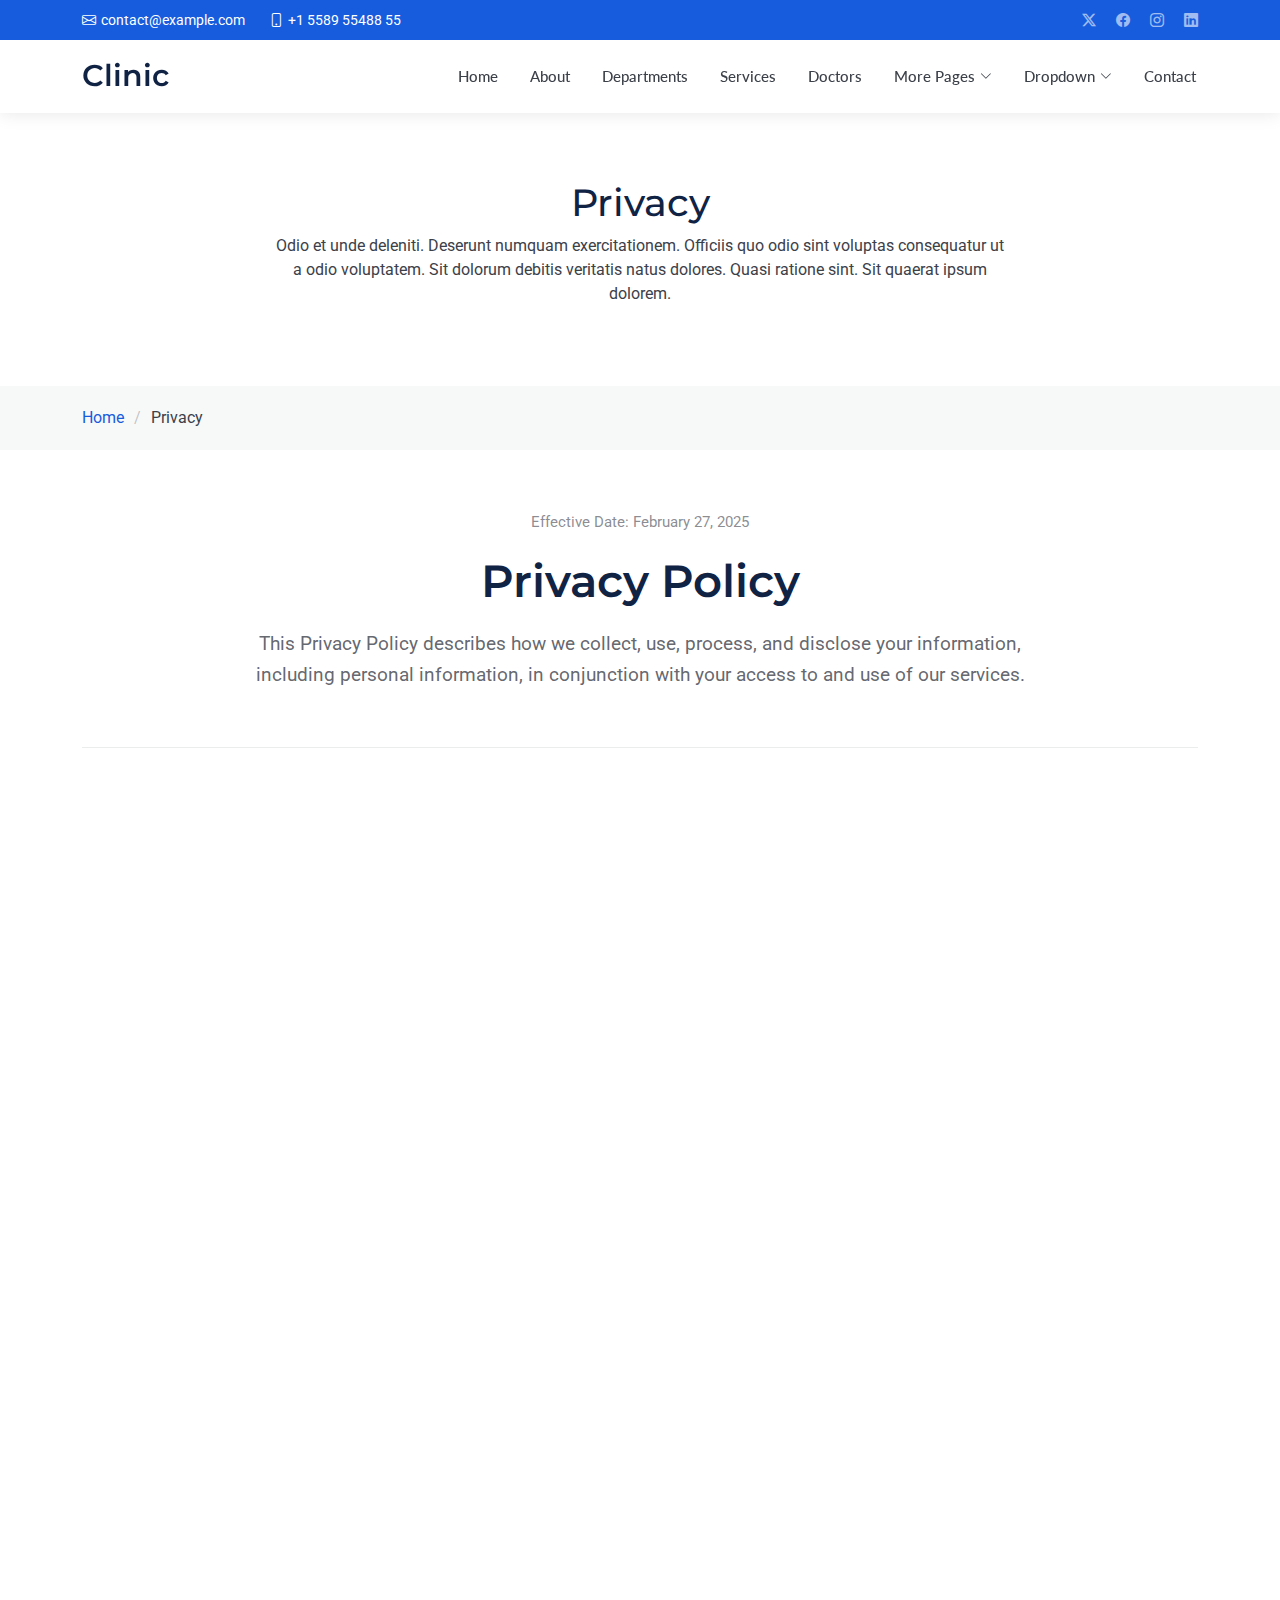
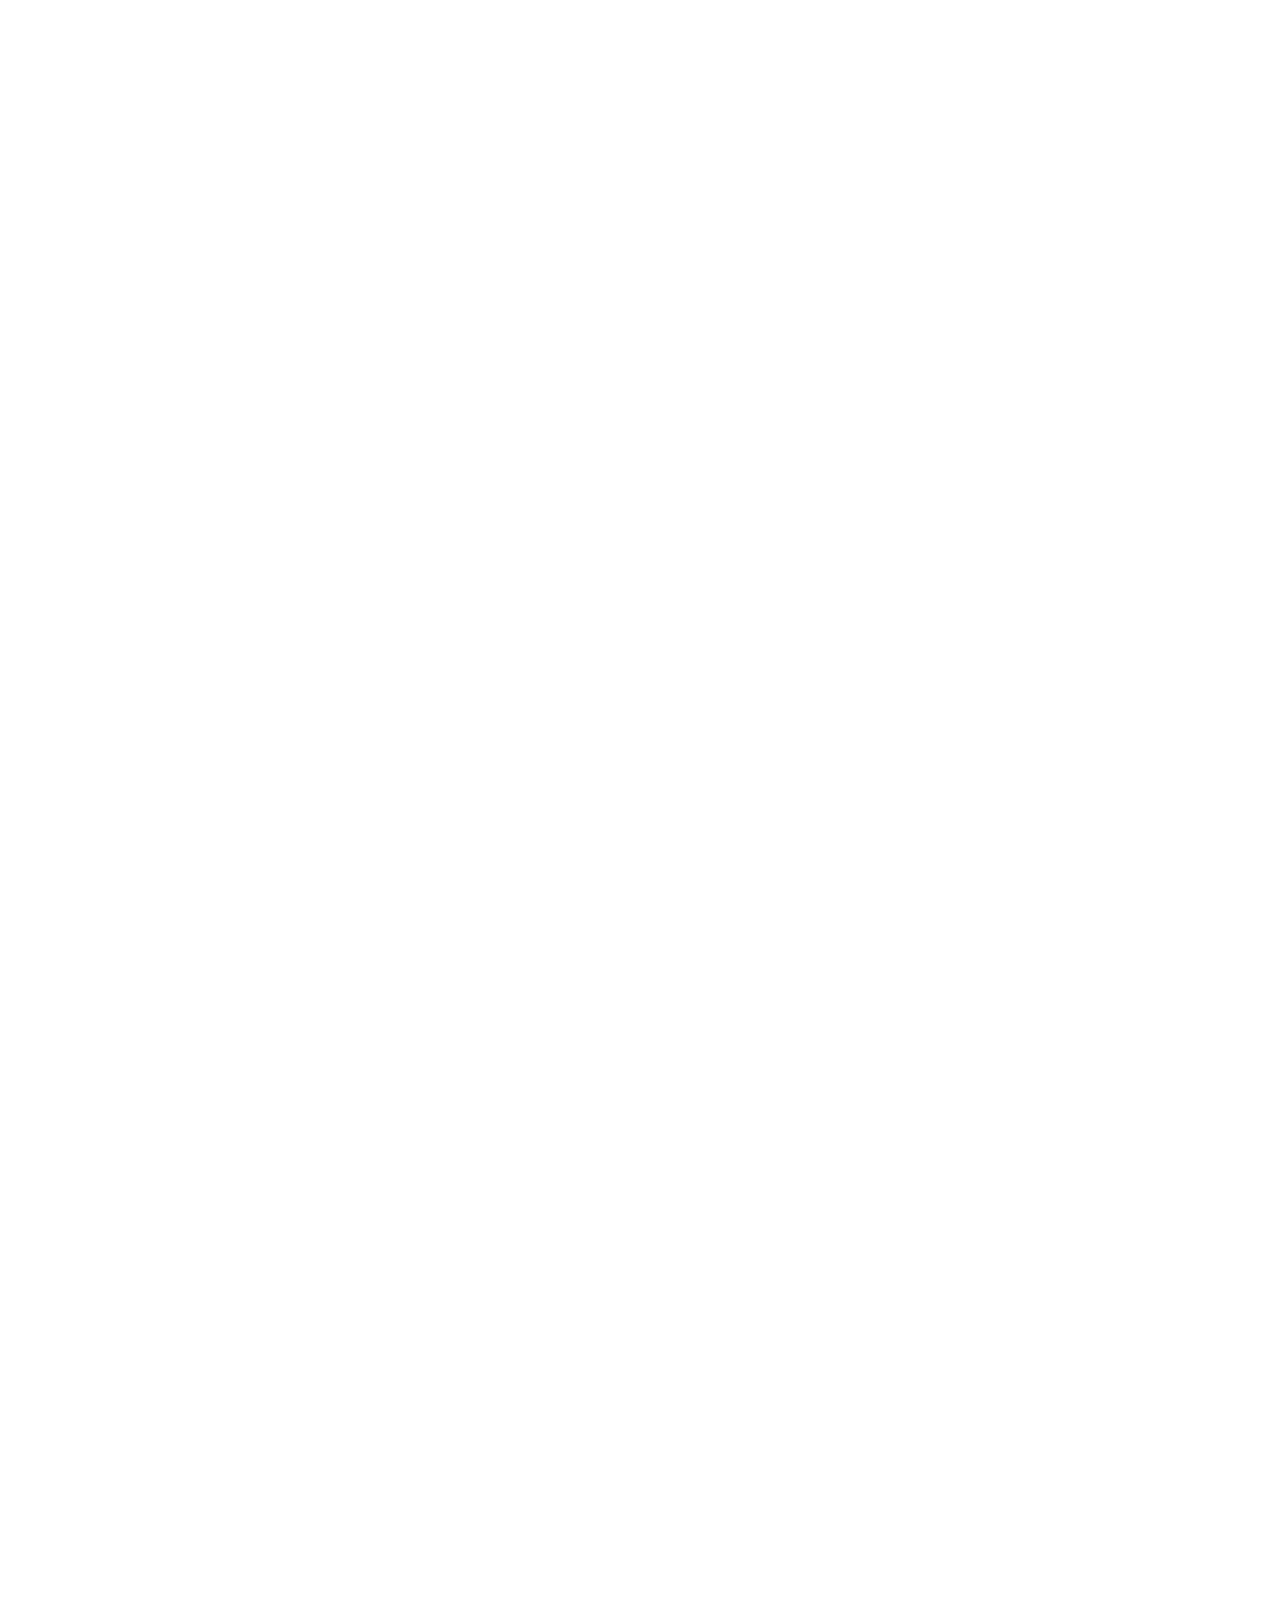
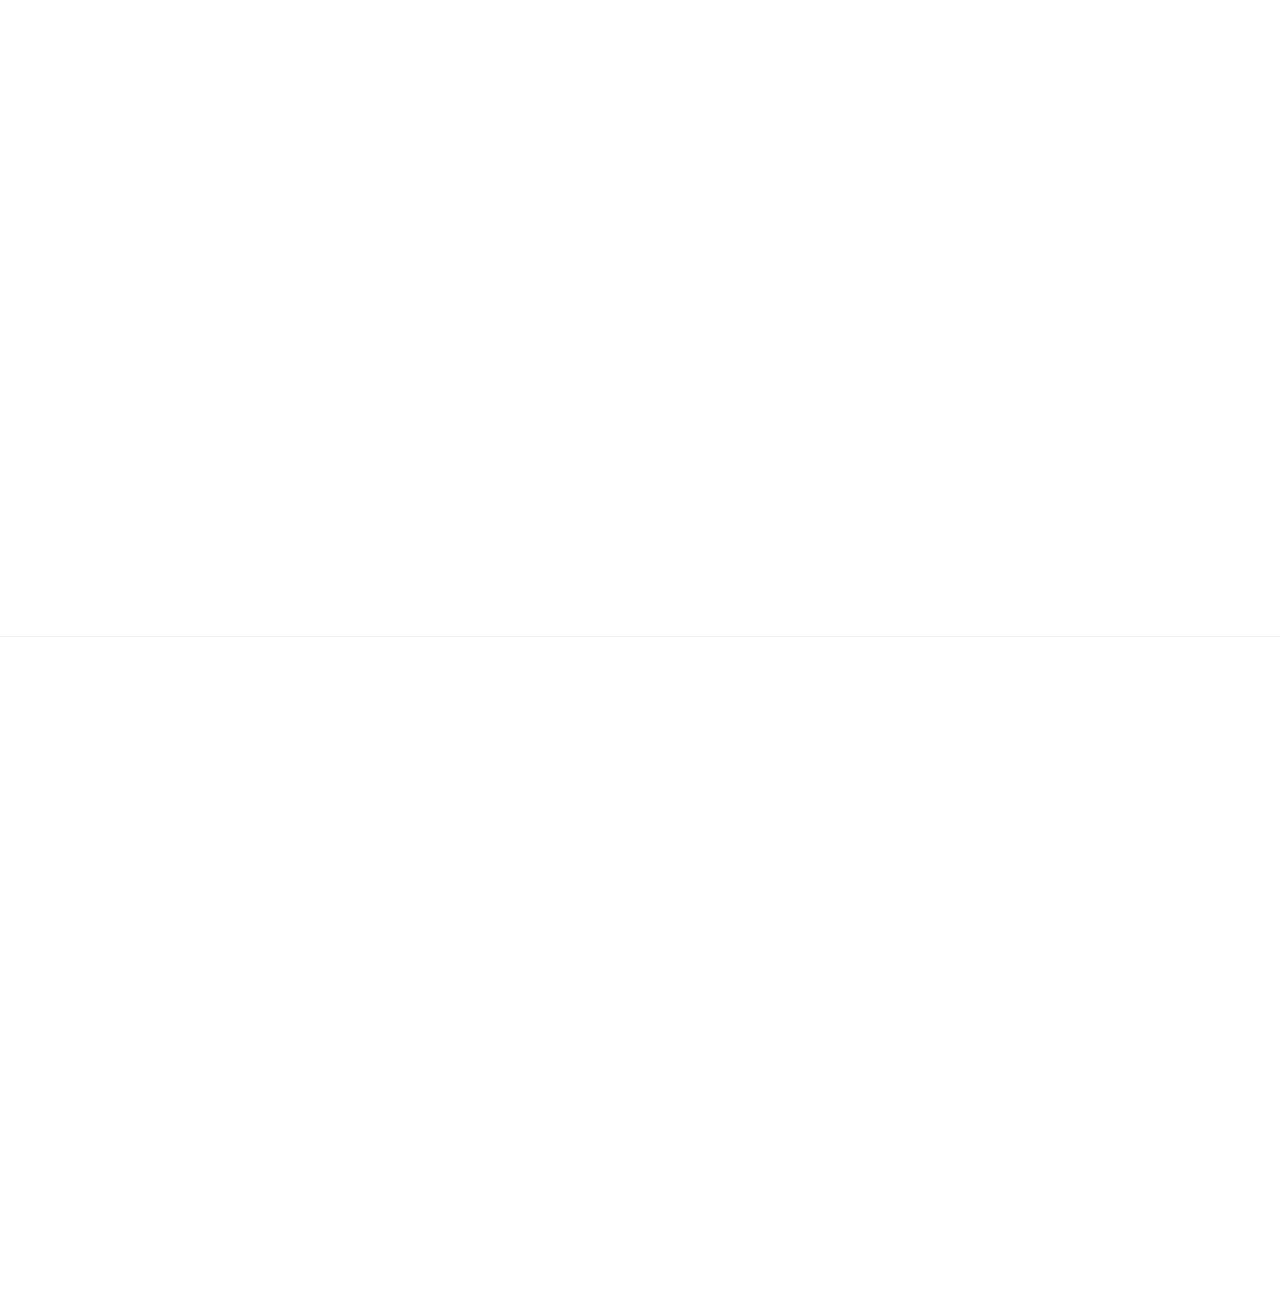
<file: Clinic/privacy.html>
<!DOCTYPE html>
<html lang="en">

<head>
  <meta charset="utf-8">
  <meta content="width=device-width, initial-scale=1.0" name="viewport">
  <title>Privacy - Clinic Bootstrap Template</title>
  <meta name="description" content="">
  <meta name="keywords" content="">

  <!-- Favicons -->
  <link href="assets/img/favicon.png" rel="icon">
  <link href="assets/img/apple-touch-icon.png" rel="apple-touch-icon">

  <!-- Fonts -->
  <link href="https://fonts.googleapis.com" rel="preconnect">
  <link href="https://fonts.gstatic.com" rel="preconnect" crossorigin>
  <link href="https://fonts.googleapis.com/css2?family=Roboto:ital,wght@0,100;0,300;0,400;0,500;0,700;0,900;1,100;1,300;1,400;1,500;1,700;1,900&family=Montserrat:ital,wght@0,100;0,200;0,300;0,400;0,500;0,600;0,700;0,800;0,900;1,100;1,200;1,300;1,400;1,500;1,600;1,700;1,800;1,900&family=Lato:ital,wght@0,100;0,300;0,400;0,700;0,900;1,100;1,300;1,400;1,700;1,900&display=swap" rel="stylesheet">

  <!-- Vendor CSS Files -->
  <link href="assets/vendor/bootstrap/css/bootstrap.min.css" rel="stylesheet">
  <link href="assets/vendor/bootstrap-icons/bootstrap-icons.css" rel="stylesheet">
  <link href="assets/vendor/aos/aos.css" rel="stylesheet">
  <link href="assets/vendor/glightbox/css/glightbox.min.css" rel="stylesheet">
  <link href="assets/vendor/fontawesome-free/css/all.min.css" rel="stylesheet">
  <link href="assets/vendor/swiper/swiper-bundle.min.css" rel="stylesheet">

  <!-- Main CSS File -->
  <link href="assets/css/main.css" rel="stylesheet">

  <!-- =======================================================
  * Template Name: Clinic
  * Template URL: https://bootstrapmade.com/clinic-bootstrap-template/
  * Updated: Jul 23 2025 with Bootstrap v5.3.7
  * Author: BootstrapMade.com
  * License: https://bootstrapmade.com/license/
  ======================================================== -->
</head>

<body class="privacy-page">

  <header id="header" class="header fixed-top">

    <div class="topbar d-flex align-items-center dark-background">
      <div class="container d-flex justify-content-center justify-content-md-between">
        <div class="contact-info d-flex align-items-center">
          <i class="bi bi-envelope d-flex align-items-center"><a href="mailto:contact@example.com">contact@example.com</a></i>
          <i class="bi bi-phone d-flex align-items-center ms-4"><span>+1 5589 55488 55</span></i>
        </div>
        <div class="social-links d-none d-md-flex align-items-center">
          <a href="#" class="twitter"><i class="bi bi-twitter-x"></i></a>
          <a href="#" class="facebook"><i class="bi bi-facebook"></i></a>
          <a href="#" class="instagram"><i class="bi bi-instagram"></i></a>
          <a href="#" class="linkedin"><i class="bi bi-linkedin"></i></a>
        </div>
      </div>
    </div><!-- End Top Bar -->

    <div class="branding d-flex align-items-cente">

      <div class="container position-relative d-flex align-items-center justify-content-between">
        <a href="index.html" class="logo d-flex align-items-center">
          <!-- Uncomment the line below if you also wish to use an image logo -->
          <!-- <img src="assets/img/logo.webp" alt=""> -->
          <h1 class="sitename">Clinic</h1>
        </a>

        <nav id="navmenu" class="navmenu">
          <ul>
            <li><a href="index.html">Home</a></li>
            <li><a href="about.html">About</a></li>
            <li><a href="departments.html">Departments</a></li>
            <li><a href="services.html">Services</a></li>
            <li><a href="doctors.html">Doctors</a></li>
            <li class="dropdown"><a href="#"><span>More Pages</span> <i class="bi bi-chevron-down toggle-dropdown"></i></a>
              <ul>
                <li><a href="department-details.html">Department Details</a></li>
                <li><a href="service-details.html">Service Details</a></li>
                <li><a href="appointment.html">Appointment</a></li>
                <li><a href="testimonials.html">Testimonials</a></li>
                <li><a href="faq.html">Frequently Asked Questions</a></li>
                <li><a href="gallery.html">Gallery</a></li>
                <li><a href="terms.html">Terms</a></li>
                <li><a href="privacy.html" class="active">Privacy</a></li>
                <li><a href="404.html">404</a></li>
              </ul>
            </li>
            <li class="dropdown"><a href="#"><span>Dropdown</span> <i class="bi bi-chevron-down toggle-dropdown"></i></a>
              <ul>
                <li><a href="#">Dropdown 1</a></li>
                <li class="dropdown"><a href="#"><span>Deep Dropdown</span> <i class="bi bi-chevron-down toggle-dropdown"></i></a>
                  <ul>
                    <li><a href="#">Deep Dropdown 1</a></li>
                    <li><a href="#">Deep Dropdown 2</a></li>
                    <li><a href="#">Deep Dropdown 3</a></li>
                    <li><a href="#">Deep Dropdown 4</a></li>
                    <li><a href="#">Deep Dropdown 5</a></li>
                  </ul>
                </li>
                <li><a href="#">Dropdown 2</a></li>
                <li><a href="#">Dropdown 3</a></li>
                <li><a href="#">Dropdown 4</a></li>
              </ul>
            </li>
            <li><a href="contact.html">Contact</a></li>
          </ul>
          <i class="mobile-nav-toggle d-xl-none bi bi-list"></i>
        </nav>

      </div>

    </div>

  </header>

  <main class="main">

    <!-- Page Title -->
    <div class="page-title">
      <div class="heading">
        <div class="container">
          <div class="row d-flex justify-content-center text-center">
            <div class="col-lg-8">
              <h1 class="heading-title">Privacy</h1>
              <p class="mb-0">
                Odio et unde deleniti. Deserunt numquam exercitationem. Officiis quo
                odio sint voluptas consequatur ut a odio voluptatem. Sit dolorum
                debitis veritatis natus dolores. Quasi ratione sint. Sit quaerat
                ipsum dolorem.
              </p>
            </div>
          </div>
        </div>
      </div>
      <nav class="breadcrumbs">
        <div class="container">
          <ol>
            <li><a href="index.html">Home</a></li>
            <li class="current">Privacy</li>
          </ol>
        </div>
      </nav>
    </div><!-- End Page Title -->

    <!-- Privacy Section -->
    <section id="privacy" class="privacy section">

      <div class="container" data-aos="fade-up">
        <!-- Header -->
        <div class="privacy-header" data-aos="fade-up">
          <div class="header-content">
            <div class="last-updated">Effective Date: February 27, 2025</div>
            <h1>Privacy Policy</h1>
            <p class="intro-text">This Privacy Policy describes how we collect, use, process, and disclose your information, including personal information, in conjunction with your access to and use of our services.</p>
          </div>
        </div>

        <!-- Main Content -->
        <div class="privacy-content" data-aos="fade-up">
          <!-- Introduction -->
          <div class="content-section">
            <h2>1. Introduction</h2>
            <p>When you use our services, you're trusting us with your information. We understand this is a big responsibility and work hard to protect your information and put you in control.</p>
            <p>This Privacy Policy is meant to help you understand what information we collect, why we collect it, and how you can update, manage, export, and delete your information.</p>
          </div>

          <!-- Information Collection -->
          <div class="content-section">
            <h2>2. Information We Collect</h2>
            <p>We collect information to provide better services to our users. The types of information we collect include:</p>

            <h3>2.1 Information You Provide</h3>
            <p>When you create an account or use our services, you provide us with personal information that includes:</p>
            <ul>
              <li>Your name and contact information</li>
              <li>Account credentials</li>
              <li>Payment information when required</li>
              <li>Communication preferences</li>
            </ul>

            <h3>2.2 Automatic Information</h3>
            <p>We automatically collect and store certain information when you use our services:</p>
            <ul>
              <li>Device information and identifiers</li>
              <li>Log information and usage statistics</li>
              <li>Location information when enabled</li>
              <li>Browser type and settings</li>
            </ul>
          </div>

          <!-- Use of Information -->
          <div class="content-section">
            <h2>3. How We Use Your Information</h2>
            <p>We use the information we collect to provide, maintain, and improve our services. Specifically, we use your information to:</p>
            <ul>
              <li>Provide and personalize our services</li>
              <li>Process transactions and send related information</li>
              <li>Send notifications and updates about our services</li>
              <li>Maintain security and verify identity</li>
              <li>Analyze and improve our services</li>
            </ul>
          </div>

          <!-- Information Sharing -->
          <div class="content-section">
            <h2>4. Information Sharing and Disclosure</h2>
            <p>We do not share personal information with companies, organizations, or individuals outside of our company except in the following cases:</p>

            <h3>4.1 With Your Consent</h3>
            <p>We will share personal information with companies, organizations, or individuals outside of our company when we have your consent to do so.</p>

            <h3>4.2 For Legal Reasons</h3>
            <p>We will share personal information if we have a good-faith belief that access, use, preservation, or disclosure of the information is reasonably necessary to:</p>
            <ul>
              <li>Meet any applicable law, regulation, legal process, or enforceable governmental request</li>
              <li>Enforce applicable Terms of Service</li>
              <li>Detect, prevent, or otherwise address fraud, security, or technical issues</li>
              <li>Protect against harm to the rights, property, or safety of our users</li>
            </ul>
          </div>

          <!-- Data Security -->
          <div class="content-section">
            <h2>5. Data Security</h2>
            <p>We work hard to protect our users from unauthorized access to or unauthorized alteration, disclosure, or destruction of information we hold. In particular:</p>
            <ul>
              <li>We encrypt our services using SSL</li>
              <li>We review our information collection, storage, and processing practices</li>
              <li>We restrict access to personal information to employees who need that information</li>
            </ul>
          </div>

          <!-- Your Rights -->
          <div class="content-section">
            <h2>6. Your Rights and Choices</h2>
            <p>You have certain rights regarding your personal information, including:</p>
            <ul>
              <li>The right to access your personal information</li>
              <li>The right to correct inaccurate information</li>
              <li>The right to request deletion of your information</li>
              <li>The right to restrict or object to our processing of your information</li>
            </ul>
          </div>

          <!-- Policy Updates -->
          <div class="content-section">
            <h2>7. Changes to This Policy</h2>
            <p>We may update this Privacy Policy from time to time. We will notify you of any changes by posting the new Privacy Policy on this page and updating the effective date at the top.</p>
            <p>Your continued use of our services after any changes to this Privacy Policy constitutes your acceptance of such changes.</p>
          </div>
        </div>

        <!-- Contact Section -->
        <div class="privacy-contact" data-aos="fade-up">
          <h2>Contact Us</h2>
          <p>If you have any questions about this Privacy Policy or our practices, please contact us:</p>
          <div class="contact-details">
            <p><strong>Email:</strong> privacy@example.com</p>
            <p><strong>Address:</strong> 123 Privacy Street, Security City, 12345</p>
          </div>
        </div>

      </div>

    </section><!-- /Privacy Section -->

  </main>

  <footer id="footer" class="footer-16 footer position-relative">

    <div class="container">

      <div class="footer-main" data-aos="fade-up" data-aos-delay="100">
        <div class="row align-items-start">

          <div class="col-lg-5">
            <div class="brand-section">
              <a href="index.html" class="logo d-flex align-items-center mb-4">
                <span class="sitename">Clinic</span>
              </a>
              <p class="brand-description">Crafting exceptional digital experiences through thoughtful design and innovative solutions that elevate your brand presence.</p>

              <div class="contact-info mt-5">
                <div class="contact-item">
                  <i class="bi bi-geo-alt"></i>
                  <span>123 Creative Boulevard, Design District, NY 10012</span>
                </div>
                <div class="contact-item">
                  <i class="bi bi-telephone"></i>
                  <span>+1 (555) 987-6543</span>
                </div>
                <div class="contact-item">
                  <i class="bi bi-envelope"></i>
                  <span>hello@designstudio.com</span>
                </div>
              </div>
            </div>
          </div>

          <div class="col-lg-7">
            <div class="footer-nav-wrapper">
              <div class="row">

                <div class="col-6 col-lg-3">
                  <div class="nav-column">
                    <h6>Studio</h6>
                    <nav class="footer-nav">
                      <a href="#">Our Story</a>
                      <a href="#">Design Process</a>
                      <a href="#">Portfolio</a>
                      <a href="#">Case Studies</a>
                      <a href="#">Awards</a>
                    </nav>
                  </div>
                </div>

                <div class="col-6 col-lg-3">
                  <div class="nav-column">
                    <h6>Services</h6>
                    <nav class="footer-nav">
                      <a href="#">Brand Identity</a>
                      <a href="#">Web Design</a>
                      <a href="#">Mobile Apps</a>
                      <a href="#">Digital Strategy</a>
                      <a href="#">Consultation</a>
                    </nav>
                  </div>
                </div>

                <div class="col-6 col-lg-3">
                  <div class="nav-column">
                    <h6>Resources</h6>
                    <nav class="footer-nav">
                      <a href="#">Design Blog</a>
                      <a href="#">Style Guide</a>
                      <a href="#">Free Assets</a>
                      <a href="#">Tutorials</a>
                      <a href="#">Inspiration</a>
                    </nav>
                  </div>
                </div>

                <div class="col-6 col-lg-3">
                  <div class="nav-column">
                    <h6>Connect</h6>
                    <nav class="footer-nav">
                      <a href="#">Start Project</a>
                      <a href="#">Schedule Call</a>
                      <a href="#">Join Newsletter</a>
                      <a href="#">Follow Updates</a>
                      <a href="#">Partnership</a>
                    </nav>
                  </div>
                </div>

              </div>
            </div>
          </div>

        </div>
      </div>

    </div>

    <div class="footer-bottom">
      <div class="container">
        <div class="bottom-content" data-aos="fade-up" data-aos-delay="300">
          <div class="row align-items-center">

            <div class="col-lg-6">
              <div class="copyright">
                <p>© <span class="sitename">Clinic</span>. All rights reserved.</p>
              </div>
            </div>

            <div class="col-lg-6">
              <div class="legal-links">
                <a href="#">Privacy Policy</a>
                <a href="#">Terms of Service</a>
                <a href="#">Cookie Policy</a>
                <div class="credits">
                  <!-- All the links in the footer should remain intact. -->
                  <!-- You can delete the links only if you've purchased the pro version. -->
                  <!-- Licensing information: https://bootstrapmade.com/license/ -->
                  <!-- Purchase the pro version with working PHP/AJAX contact form: [buy-url] -->
                  Designed by <a href="https://bootstrapmade.com/">BootstrapMade</a>
                </div>
              </div>
            </div>

          </div>
        </div>
      </div>
    </div>

  </footer>

  <!-- Scroll Top -->
  <a href="#" id="scroll-top" class="scroll-top d-flex align-items-center justify-content-center"><i class="bi bi-arrow-up-short"></i></a>

  <!-- Preloader -->
  <div id="preloader"></div>

  <!-- Vendor JS Files -->
  <script src="assets/vendor/bootstrap/js/bootstrap.bundle.min.js"></script>
  <script src="assets/vendor/php-email-form/validate.js"></script>
  <script src="assets/vendor/aos/aos.js"></script>
  <script src="assets/vendor/glightbox/js/glightbox.min.js"></script>
  <script src="assets/vendor/purecounter/purecounter_vanilla.js"></script>
  <script src="assets/vendor/swiper/swiper-bundle.min.js"></script>

  <!-- Main JS File -->
  <script src="assets/js/main.js"></script>

</body>

</html>
</file>
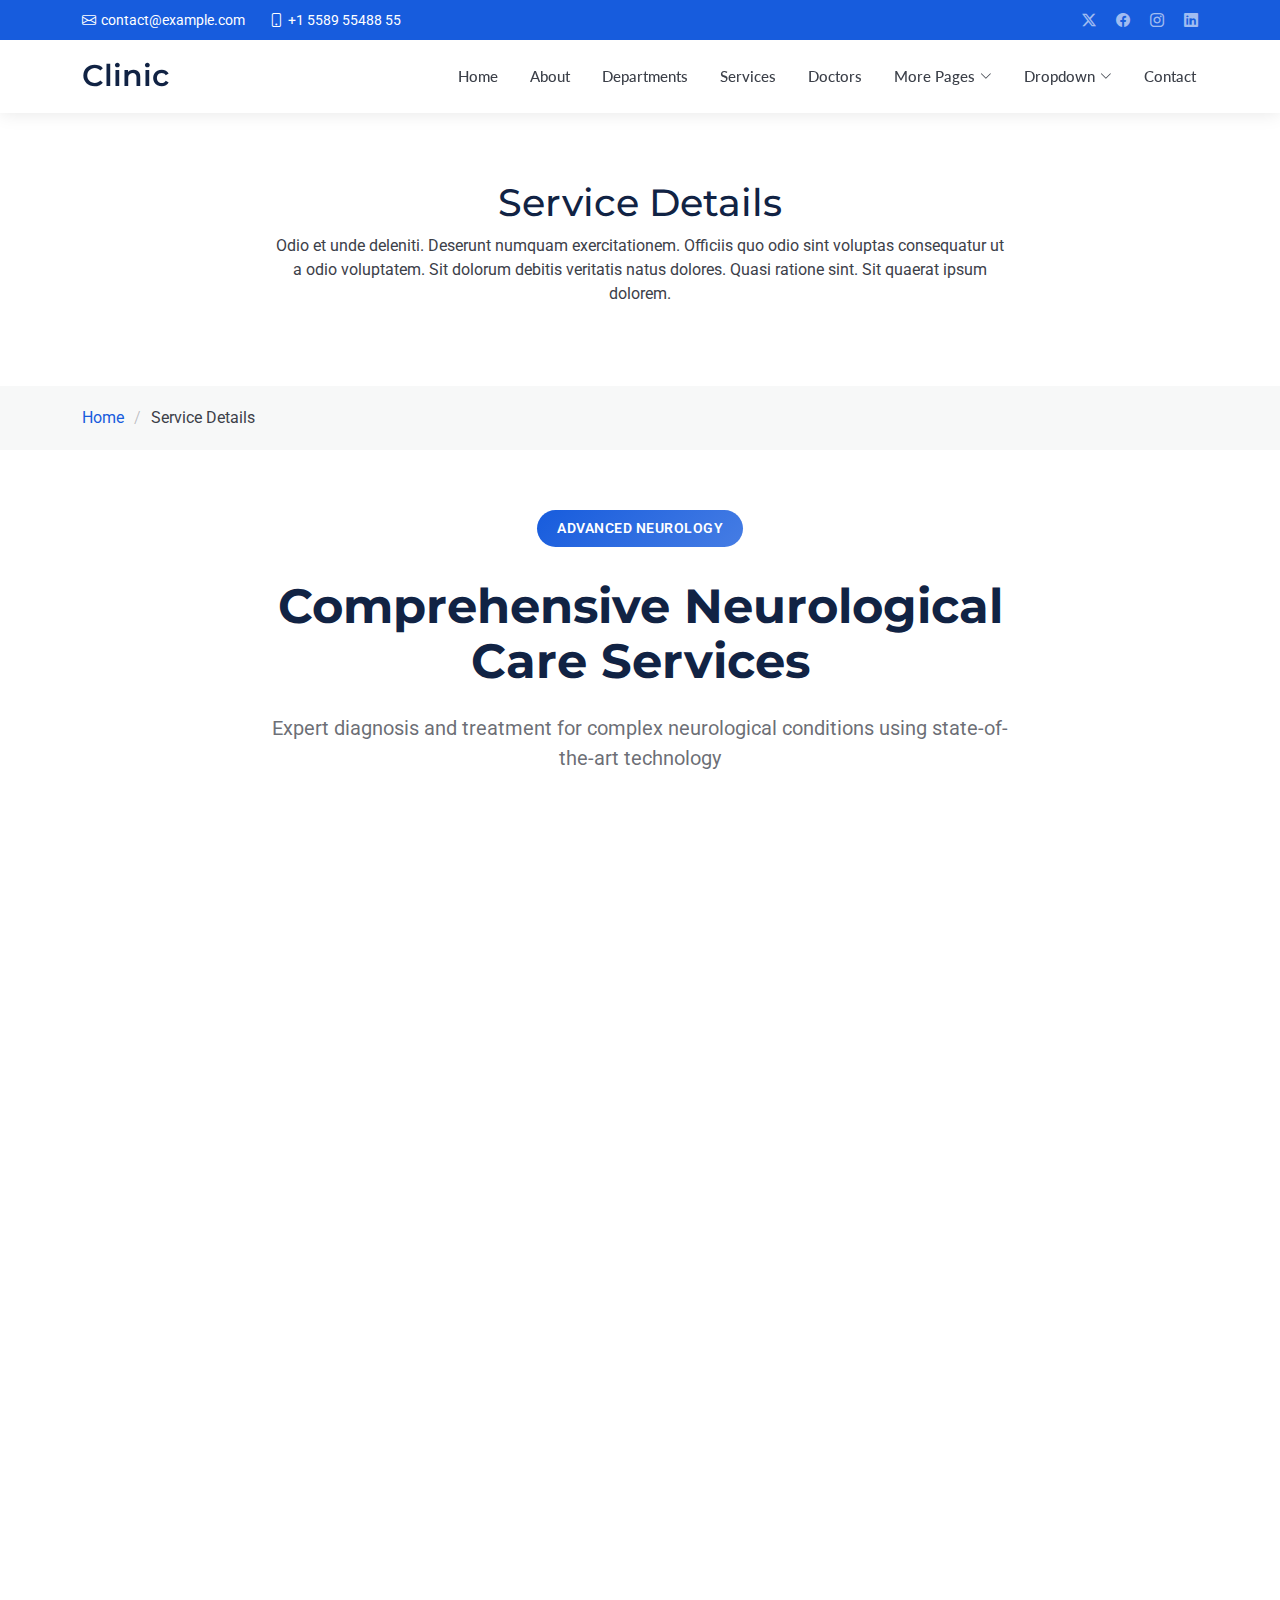
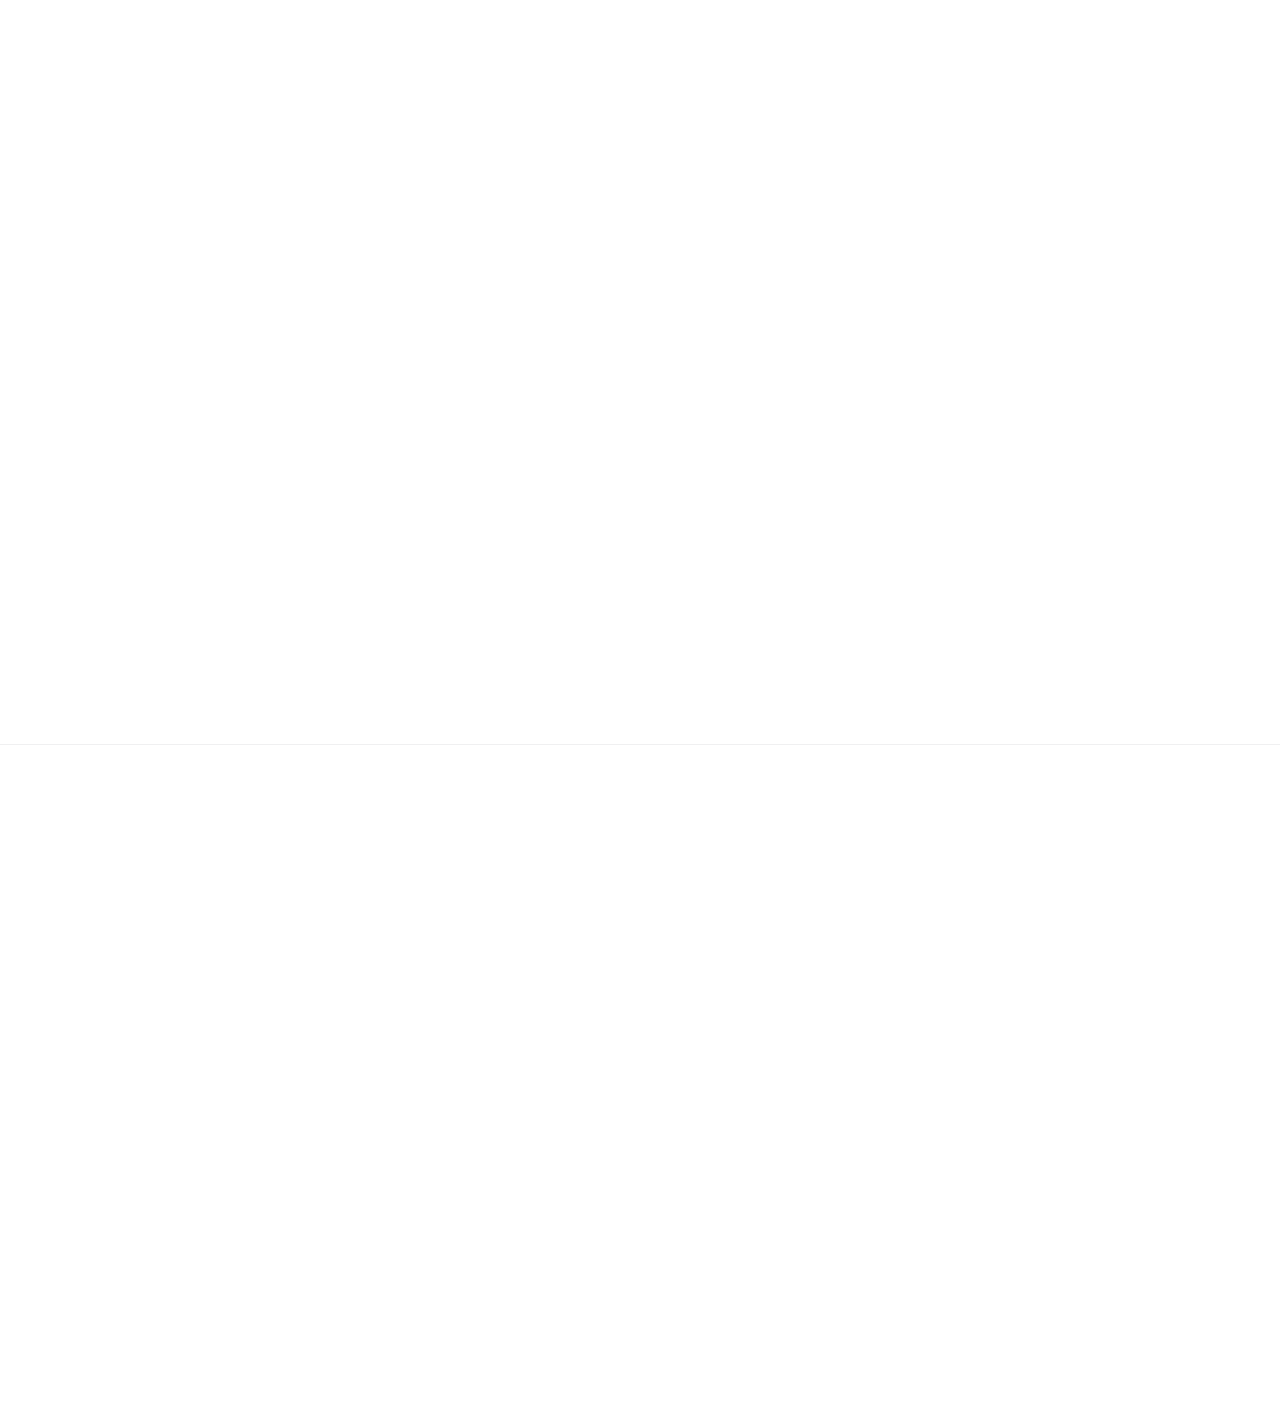
<file: Clinic/service-details.html>
<!DOCTYPE html>
<html lang="en">

<head>
  <meta charset="utf-8">
  <meta content="width=device-width, initial-scale=1.0" name="viewport">
  <title>Service Details - Clinic Bootstrap Template</title>
  <meta name="description" content="">
  <meta name="keywords" content="">

  <!-- Favicons -->
  <link href="assets/img/favicon.png" rel="icon">
  <link href="assets/img/apple-touch-icon.png" rel="apple-touch-icon">

  <!-- Fonts -->
  <link href="https://fonts.googleapis.com" rel="preconnect">
  <link href="https://fonts.gstatic.com" rel="preconnect" crossorigin>
  <link href="https://fonts.googleapis.com/css2?family=Roboto:ital,wght@0,100;0,300;0,400;0,500;0,700;0,900;1,100;1,300;1,400;1,500;1,700;1,900&family=Montserrat:ital,wght@0,100;0,200;0,300;0,400;0,500;0,600;0,700;0,800;0,900;1,100;1,200;1,300;1,400;1,500;1,600;1,700;1,800;1,900&family=Lato:ital,wght@0,100;0,300;0,400;0,700;0,900;1,100;1,300;1,400;1,700;1,900&display=swap" rel="stylesheet">

  <!-- Vendor CSS Files -->
  <link href="assets/vendor/bootstrap/css/bootstrap.min.css" rel="stylesheet">
  <link href="assets/vendor/bootstrap-icons/bootstrap-icons.css" rel="stylesheet">
  <link href="assets/vendor/aos/aos.css" rel="stylesheet">
  <link href="assets/vendor/glightbox/css/glightbox.min.css" rel="stylesheet">
  <link href="assets/vendor/fontawesome-free/css/all.min.css" rel="stylesheet">
  <link href="assets/vendor/swiper/swiper-bundle.min.css" rel="stylesheet">

  <!-- Main CSS File -->
  <link href="assets/css/main.css" rel="stylesheet">

  <!-- =======================================================
  * Template Name: Clinic
  * Template URL: https://bootstrapmade.com/clinic-bootstrap-template/
  * Updated: Jul 23 2025 with Bootstrap v5.3.7
  * Author: BootstrapMade.com
  * License: https://bootstrapmade.com/license/
  ======================================================== -->
</head>

<body class="service-details-page">

  <header id="header" class="header fixed-top">

    <div class="topbar d-flex align-items-center dark-background">
      <div class="container d-flex justify-content-center justify-content-md-between">
        <div class="contact-info d-flex align-items-center">
          <i class="bi bi-envelope d-flex align-items-center"><a href="mailto:contact@example.com">contact@example.com</a></i>
          <i class="bi bi-phone d-flex align-items-center ms-4"><span>+1 5589 55488 55</span></i>
        </div>
        <div class="social-links d-none d-md-flex align-items-center">
          <a href="#" class="twitter"><i class="bi bi-twitter-x"></i></a>
          <a href="#" class="facebook"><i class="bi bi-facebook"></i></a>
          <a href="#" class="instagram"><i class="bi bi-instagram"></i></a>
          <a href="#" class="linkedin"><i class="bi bi-linkedin"></i></a>
        </div>
      </div>
    </div><!-- End Top Bar -->

    <div class="branding d-flex align-items-cente">

      <div class="container position-relative d-flex align-items-center justify-content-between">
        <a href="index.html" class="logo d-flex align-items-center">
          <!-- Uncomment the line below if you also wish to use an image logo -->
          <!-- <img src="assets/img/logo.webp" alt=""> -->
          <h1 class="sitename">Clinic</h1>
        </a>

        <nav id="navmenu" class="navmenu">
          <ul>
            <li><a href="index.html">Home</a></li>
            <li><a href="about.html">About</a></li>
            <li><a href="departments.html">Departments</a></li>
            <li><a href="services.html">Services</a></li>
            <li><a href="doctors.html">Doctors</a></li>
            <li class="dropdown"><a href="#"><span>More Pages</span> <i class="bi bi-chevron-down toggle-dropdown"></i></a>
              <ul>
                <li><a href="department-details.html">Department Details</a></li>
                <li><a href="service-details.html" class="active">Service Details</a></li>
                <li><a href="appointment.html">Appointment</a></li>
                <li><a href="testimonials.html">Testimonials</a></li>
                <li><a href="faq.html">Frequently Asked Questions</a></li>
                <li><a href="gallery.html">Gallery</a></li>
                <li><a href="terms.html">Terms</a></li>
                <li><a href="privacy.html">Privacy</a></li>
                <li><a href="404.html">404</a></li>
              </ul>
            </li>
            <li class="dropdown"><a href="#"><span>Dropdown</span> <i class="bi bi-chevron-down toggle-dropdown"></i></a>
              <ul>
                <li><a href="#">Dropdown 1</a></li>
                <li class="dropdown"><a href="#"><span>Deep Dropdown</span> <i class="bi bi-chevron-down toggle-dropdown"></i></a>
                  <ul>
                    <li><a href="#">Deep Dropdown 1</a></li>
                    <li><a href="#">Deep Dropdown 2</a></li>
                    <li><a href="#">Deep Dropdown 3</a></li>
                    <li><a href="#">Deep Dropdown 4</a></li>
                    <li><a href="#">Deep Dropdown 5</a></li>
                  </ul>
                </li>
                <li><a href="#">Dropdown 2</a></li>
                <li><a href="#">Dropdown 3</a></li>
                <li><a href="#">Dropdown 4</a></li>
              </ul>
            </li>
            <li><a href="contact.html">Contact</a></li>
          </ul>
          <i class="mobile-nav-toggle d-xl-none bi bi-list"></i>
        </nav>

      </div>

    </div>

  </header>

  <main class="main">

    <!-- Page Title -->
    <div class="page-title">
      <div class="heading">
        <div class="container">
          <div class="row d-flex justify-content-center text-center">
            <div class="col-lg-8">
              <h1 class="heading-title">Service Details</h1>
              <p class="mb-0">
                Odio et unde deleniti. Deserunt numquam exercitationem. Officiis quo
                odio sint voluptas consequatur ut a odio voluptatem. Sit dolorum
                debitis veritatis natus dolores. Quasi ratione sint. Sit quaerat
                ipsum dolorem.
              </p>
            </div>
          </div>
        </div>
      </div>
      <nav class="breadcrumbs">
        <div class="container">
          <ol>
            <li><a href="index.html">Home</a></li>
            <li class="current">Service Details</li>
          </ol>
        </div>
      </nav>
    </div><!-- End Page Title -->

    <!-- Service Details 2 Section -->
    <section id="service-details-2" class="service-details-2 section">

      <div class="container" data-aos="fade-up" data-aos-delay="100">

        <div class="row">

          <div class="col-lg-8 mx-auto text-center mb-5" data-aos="fade-up" data-aos-delay="150">
            <div class="service-header">
              <div class="service-category">
                <span>Advanced Neurology</span>
              </div>
              <h2>Comprehensive Neurological Care Services</h2>
              <p class="lead">Expert diagnosis and treatment for complex neurological conditions using state-of-the-art technology</p>
            </div>
          </div>

        </div>

        <div class="row gy-4 align-items-center">

          <div class="col-lg-5" data-aos="fade-right" data-aos-delay="200">
            <div class="service-details">

              <div class="detail-item">
                <div class="icon-wrapper">
                  <i class="bi bi-activity"></i>
                </div>
                <div class="content">
                  <h4>Neurological Assessment</h4>
                  <p>Sed ut perspiciatis unde omnis iste natus error sit voluptatem accusantium doloremque laudantium totam rem aperiam.</p>
                </div>
              </div>

              <div class="detail-item">
                <div class="icon-wrapper">
                  <i class="bi bi-diagram-2"></i>
                </div>
                <div class="content">
                  <h4>Brain Imaging &amp; Diagnosis</h4>
                  <p>At vero eos et accusamus et iusto odio dignissimos ducimus qui blanditiis praesentium voluptatum deleniti.</p>
                </div>
              </div>

              <div class="detail-item">
                <div class="icon-wrapper">
                  <i class="bi bi-prescription2"></i>
                </div>
                <div class="content">
                  <h4>Treatment Planning</h4>
                  <p>Excepteur sint occaecat cupidatat non proident sunt in culpa qui officia deserunt mollit anim laborum.</p>
                </div>
              </div>

            </div>
          </div>

          <div class="col-lg-7" data-aos="fade-left" data-aos-delay="300">
            <div class="service-visual">
              <img src="assets/img/health/neurology-2.webp" alt="Neurology Services" class="img-fluid">
              <div class="visual-overlay">
                <div class="stats-card">
                  <div class="stat">
                    <span class="number">95%</span>
                    <span class="label">Success Rate</span>
                  </div>
                  <div class="stat">
                    <span class="number">24/7</span>
                    <span class="label">Emergency Care</span>
                  </div>
                </div>
              </div>
            </div>
          </div>

        </div>

        <div class="row gy-4 mt-5">

          <div class="col-12" data-aos="fade-up" data-aos-delay="100">
            <div class="service-overview">
              <div class="row align-items-center">

                <div class="col-lg-6">
                  <h3>Why Choose Our Neurology Department</h3>
                  <p>Lorem ipsum dolor sit amet consectetur adipiscing elit sed do eiusmod tempor incididunt ut labore et dolore magna aliqua. Ut enim ad minim veniam quis nostrud exercitation ullamco laboris nisi ut aliquip ex ea commodo consequat.</p>

                  <div class="features-grid">
                    <div class="feature">
                      <i class="bi bi-award"></i>
                      <span>Board Certified Specialists</span>
                    </div>
                    <div class="feature">
                      <i class="bi bi-clock-history"></i>
                      <span>Same Day Appointments</span>
                    </div>
                    <div class="feature">
                      <i class="bi bi-shield-plus"></i>
                      <span>Advanced Treatment Options</span>
                    </div>
                    <div class="feature">
                      <i class="bi bi-heart-pulse"></i>
                      <span>Patient-Centered Care</span>
                    </div>
                  </div>
                </div>

                <div class="col-lg-6">
                  <div class="treatment-areas">
                    <h4>Conditions We Treat</h4>
                    <div class="condition-tags">
                      <span class="tag">Stroke Recovery</span>
                      <span class="tag">Epilepsy Management</span>
                      <span class="tag">Memory Disorders</span>
                      <span class="tag">Headache Disorders</span>
                      <span class="tag">Movement Disorders</span>
                      <span class="tag">Peripheral Neuropathy</span>
                      <span class="tag">Multiple Sclerosis</span>
                      <span class="tag">Parkinson's Disease</span>
                    </div>
                  </div>
                </div>

              </div>
            </div>
          </div>

        </div>

        <div class="row gy-4 mt-5">

          <div class="col-lg-4" data-aos="zoom-in" data-aos-delay="100">
            <div class="action-card primary">
              <div class="card-header">
                <i class="bi bi-calendar-check"></i>
                <h4>Schedule Consultation</h4>
              </div>
              <p>Book your neurological evaluation with our expert team</p>
              <div class="card-footer">
                <a href="#" class="btn-action">Book Now</a>
                <span class="availability">Next available: Tomorrow</span>
              </div>
            </div>
          </div>

          <div class="col-lg-4" data-aos="zoom-in" data-aos-delay="200">
            <div class="action-card secondary">
              <div class="card-header">
                <i class="bi bi-telephone"></i>
                <h4>Emergency Consultation</h4>
              </div>
              <p>24/7 neurological emergency support and rapid response</p>
              <div class="card-footer">
                <a href="tel:+15551234567" class="btn-action">Call Now</a>
                <span class="availability">+1 (555) 123-4567</span>
              </div>
            </div>
          </div>

          <div class="col-lg-4" data-aos="zoom-in" data-aos-delay="300">
            <div class="action-card tertiary">
              <div class="card-header">
                <i class="bi bi-file-text"></i>
                <h4>Get Second Opinion</h4>
              </div>
              <p>Expert review of existing diagnoses and treatment plans</p>
              <div class="card-footer">
                <a href="#" class="btn-action">Request Review</a>
                <span class="availability">Response within 48h</span>
              </div>
            </div>
          </div>

        </div>

      </div>

    </section><!-- /Service Details 2 Section -->

  </main>

  <footer id="footer" class="footer-16 footer position-relative">

    <div class="container">

      <div class="footer-main" data-aos="fade-up" data-aos-delay="100">
        <div class="row align-items-start">

          <div class="col-lg-5">
            <div class="brand-section">
              <a href="index.html" class="logo d-flex align-items-center mb-4">
                <span class="sitename">Clinic</span>
              </a>
              <p class="brand-description">Crafting exceptional digital experiences through thoughtful design and innovative solutions that elevate your brand presence.</p>

              <div class="contact-info mt-5">
                <div class="contact-item">
                  <i class="bi bi-geo-alt"></i>
                  <span>123 Creative Boulevard, Design District, NY 10012</span>
                </div>
                <div class="contact-item">
                  <i class="bi bi-telephone"></i>
                  <span>+1 (555) 987-6543</span>
                </div>
                <div class="contact-item">
                  <i class="bi bi-envelope"></i>
                  <span>hello@designstudio.com</span>
                </div>
              </div>
            </div>
          </div>

          <div class="col-lg-7">
            <div class="footer-nav-wrapper">
              <div class="row">

                <div class="col-6 col-lg-3">
                  <div class="nav-column">
                    <h6>Studio</h6>
                    <nav class="footer-nav">
                      <a href="#">Our Story</a>
                      <a href="#">Design Process</a>
                      <a href="#">Portfolio</a>
                      <a href="#">Case Studies</a>
                      <a href="#">Awards</a>
                    </nav>
                  </div>
                </div>

                <div class="col-6 col-lg-3">
                  <div class="nav-column">
                    <h6>Services</h6>
                    <nav class="footer-nav">
                      <a href="#">Brand Identity</a>
                      <a href="#">Web Design</a>
                      <a href="#">Mobile Apps</a>
                      <a href="#">Digital Strategy</a>
                      <a href="#">Consultation</a>
                    </nav>
                  </div>
                </div>

                <div class="col-6 col-lg-3">
                  <div class="nav-column">
                    <h6>Resources</h6>
                    <nav class="footer-nav">
                      <a href="#">Design Blog</a>
                      <a href="#">Style Guide</a>
                      <a href="#">Free Assets</a>
                      <a href="#">Tutorials</a>
                      <a href="#">Inspiration</a>
                    </nav>
                  </div>
                </div>

                <div class="col-6 col-lg-3">
                  <div class="nav-column">
                    <h6>Connect</h6>
                    <nav class="footer-nav">
                      <a href="#">Start Project</a>
                      <a href="#">Schedule Call</a>
                      <a href="#">Join Newsletter</a>
                      <a href="#">Follow Updates</a>
                      <a href="#">Partnership</a>
                    </nav>
                  </div>
                </div>

              </div>
            </div>
          </div>

        </div>
      </div>

    </div>

    <div class="footer-bottom">
      <div class="container">
        <div class="bottom-content" data-aos="fade-up" data-aos-delay="300">
          <div class="row align-items-center">

            <div class="col-lg-6">
              <div class="copyright">
                <p>© <span class="sitename">Clinic</span>. All rights reserved.</p>
              </div>
            </div>

            <div class="col-lg-6">
              <div class="legal-links">
                <a href="#">Privacy Policy</a>
                <a href="#">Terms of Service</a>
                <a href="#">Cookie Policy</a>
                <div class="credits">
                  <!-- All the links in the footer should remain intact. -->
                  <!-- You can delete the links only if you've purchased the pro version. -->
                  <!-- Licensing information: https://bootstrapmade.com/license/ -->
                  <!-- Purchase the pro version with working PHP/AJAX contact form: [buy-url] -->
                  Designed by <a href="https://bootstrapmade.com/">BootstrapMade</a>
                </div>
              </div>
            </div>

          </div>
        </div>
      </div>
    </div>

  </footer>

  <!-- Scroll Top -->
  <a href="#" id="scroll-top" class="scroll-top d-flex align-items-center justify-content-center"><i class="bi bi-arrow-up-short"></i></a>

  <!-- Preloader -->
  <div id="preloader"></div>

  <!-- Vendor JS Files -->
  <script src="assets/vendor/bootstrap/js/bootstrap.bundle.min.js"></script>
  <script src="assets/vendor/php-email-form/validate.js"></script>
  <script src="assets/vendor/aos/aos.js"></script>
  <script src="assets/vendor/glightbox/js/glightbox.min.js"></script>
  <script src="assets/vendor/purecounter/purecounter_vanilla.js"></script>
  <script src="assets/vendor/swiper/swiper-bundle.min.js"></script>

  <!-- Main JS File -->
  <script src="assets/js/main.js"></script>

</body>

</html>
</file>
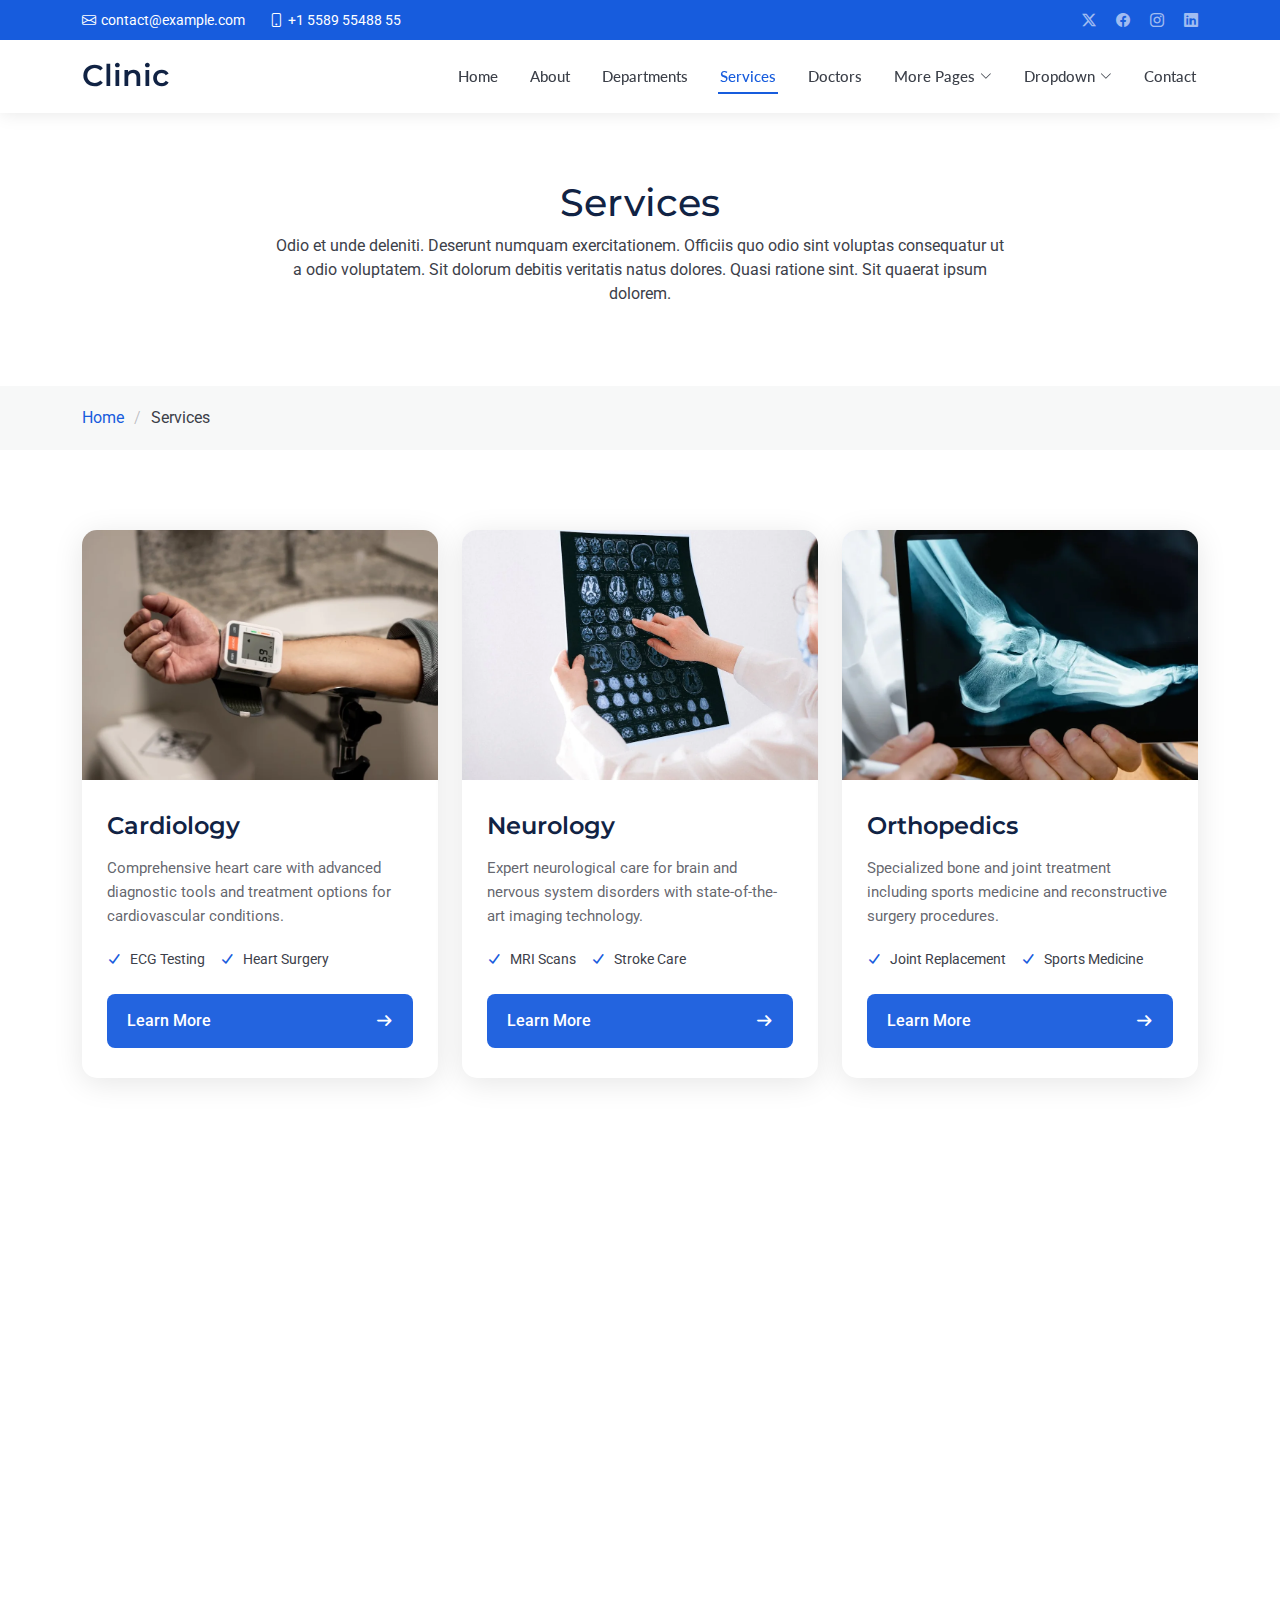
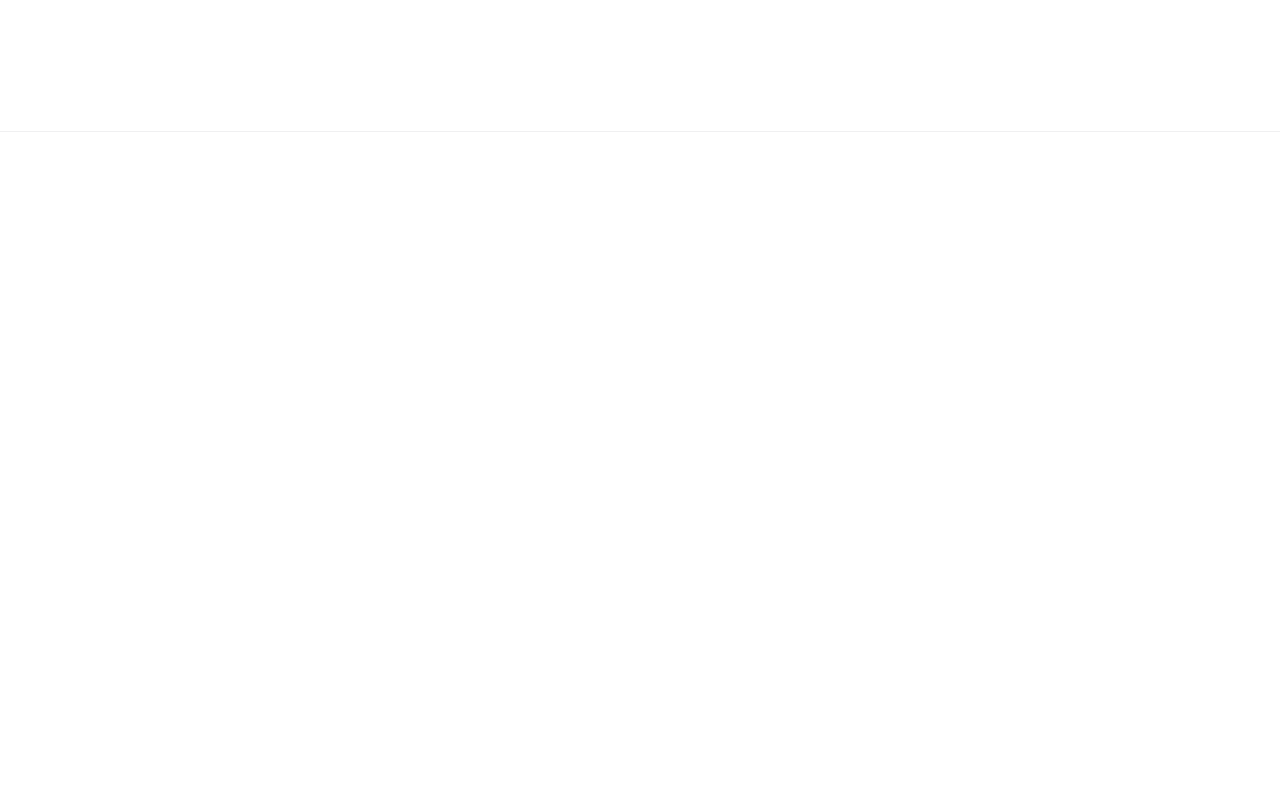
<file: Clinic/services.html>
<!DOCTYPE html>
<html lang="en">

<head>
  <meta charset="utf-8">
  <meta content="width=device-width, initial-scale=1.0" name="viewport">
  <title>Services - Clinic Bootstrap Template</title>
  <meta name="description" content="">
  <meta name="keywords" content="">

  <!-- Favicons -->
  <link href="assets/img/favicon.png" rel="icon">
  <link href="assets/img/apple-touch-icon.png" rel="apple-touch-icon">

  <!-- Fonts -->
  <link href="https://fonts.googleapis.com" rel="preconnect">
  <link href="https://fonts.gstatic.com" rel="preconnect" crossorigin>
  <link href="https://fonts.googleapis.com/css2?family=Roboto:ital,wght@0,100;0,300;0,400;0,500;0,700;0,900;1,100;1,300;1,400;1,500;1,700;1,900&family=Montserrat:ital,wght@0,100;0,200;0,300;0,400;0,500;0,600;0,700;0,800;0,900;1,100;1,200;1,300;1,400;1,500;1,600;1,700;1,800;1,900&family=Lato:ital,wght@0,100;0,300;0,400;0,700;0,900;1,100;1,300;1,400;1,700;1,900&display=swap" rel="stylesheet">

  <!-- Vendor CSS Files -->
  <link href="assets/vendor/bootstrap/css/bootstrap.min.css" rel="stylesheet">
  <link href="assets/vendor/bootstrap-icons/bootstrap-icons.css" rel="stylesheet">
  <link href="assets/vendor/aos/aos.css" rel="stylesheet">
  <link href="assets/vendor/glightbox/css/glightbox.min.css" rel="stylesheet">
  <link href="assets/vendor/fontawesome-free/css/all.min.css" rel="stylesheet">
  <link href="assets/vendor/swiper/swiper-bundle.min.css" rel="stylesheet">

  <!-- Main CSS File -->
  <link href="assets/css/main.css" rel="stylesheet">

  <!-- =======================================================
  * Template Name: Clinic
  * Template URL: https://bootstrapmade.com/clinic-bootstrap-template/
  * Updated: Jul 23 2025 with Bootstrap v5.3.7
  * Author: BootstrapMade.com
  * License: https://bootstrapmade.com/license/
  ======================================================== -->
</head>

<body class="services-page">

  <header id="header" class="header fixed-top">

    <div class="topbar d-flex align-items-center dark-background">
      <div class="container d-flex justify-content-center justify-content-md-between">
        <div class="contact-info d-flex align-items-center">
          <i class="bi bi-envelope d-flex align-items-center"><a href="mailto:contact@example.com">contact@example.com</a></i>
          <i class="bi bi-phone d-flex align-items-center ms-4"><span>+1 5589 55488 55</span></i>
        </div>
        <div class="social-links d-none d-md-flex align-items-center">
          <a href="#" class="twitter"><i class="bi bi-twitter-x"></i></a>
          <a href="#" class="facebook"><i class="bi bi-facebook"></i></a>
          <a href="#" class="instagram"><i class="bi bi-instagram"></i></a>
          <a href="#" class="linkedin"><i class="bi bi-linkedin"></i></a>
        </div>
      </div>
    </div><!-- End Top Bar -->

    <div class="branding d-flex align-items-cente">

      <div class="container position-relative d-flex align-items-center justify-content-between">
        <a href="index.html" class="logo d-flex align-items-center">
          <!-- Uncomment the line below if you also wish to use an image logo -->
          <!-- <img src="assets/img/logo.webp" alt=""> -->
          <h1 class="sitename">Clinic</h1>
        </a>

        <nav id="navmenu" class="navmenu">
          <ul>
            <li><a href="index.html">Home</a></li>
            <li><a href="about.html">About</a></li>
            <li><a href="departments.html">Departments</a></li>
            <li><a href="services.html" class="active">Services</a></li>
            <li><a href="doctors.html">Doctors</a></li>
            <li class="dropdown"><a href="#"><span>More Pages</span> <i class="bi bi-chevron-down toggle-dropdown"></i></a>
              <ul>
                <li><a href="department-details.html">Department Details</a></li>
                <li><a href="service-details.html">Service Details</a></li>
                <li><a href="appointment.html">Appointment</a></li>
                <li><a href="testimonials.html">Testimonials</a></li>
                <li><a href="faq.html">Frequently Asked Questions</a></li>
                <li><a href="gallery.html">Gallery</a></li>
                <li><a href="terms.html">Terms</a></li>
                <li><a href="privacy.html">Privacy</a></li>
                <li><a href="404.html">404</a></li>
              </ul>
            </li>
            <li class="dropdown"><a href="#"><span>Dropdown</span> <i class="bi bi-chevron-down toggle-dropdown"></i></a>
              <ul>
                <li><a href="#">Dropdown 1</a></li>
                <li class="dropdown"><a href="#"><span>Deep Dropdown</span> <i class="bi bi-chevron-down toggle-dropdown"></i></a>
                  <ul>
                    <li><a href="#">Deep Dropdown 1</a></li>
                    <li><a href="#">Deep Dropdown 2</a></li>
                    <li><a href="#">Deep Dropdown 3</a></li>
                    <li><a href="#">Deep Dropdown 4</a></li>
                    <li><a href="#">Deep Dropdown 5</a></li>
                  </ul>
                </li>
                <li><a href="#">Dropdown 2</a></li>
                <li><a href="#">Dropdown 3</a></li>
                <li><a href="#">Dropdown 4</a></li>
              </ul>
            </li>
            <li><a href="contact.html">Contact</a></li>
          </ul>
          <i class="mobile-nav-toggle d-xl-none bi bi-list"></i>
        </nav>

      </div>

    </div>

  </header>

  <main class="main">

    <!-- Page Title -->
    <div class="page-title">
      <div class="heading">
        <div class="container">
          <div class="row d-flex justify-content-center text-center">
            <div class="col-lg-8">
              <h1 class="heading-title">Services</h1>
              <p class="mb-0">
                Odio et unde deleniti. Deserunt numquam exercitationem. Officiis quo
                odio sint voluptas consequatur ut a odio voluptatem. Sit dolorum
                debitis veritatis natus dolores. Quasi ratione sint. Sit quaerat
                ipsum dolorem.
              </p>
            </div>
          </div>
        </div>
      </div>
      <nav class="breadcrumbs">
        <div class="container">
          <ol>
            <li><a href="index.html">Home</a></li>
            <li class="current">Services</li>
          </ol>
        </div>
      </nav>
    </div><!-- End Page Title -->

    <!-- Services Section -->
    <section id="services" class="services section">

      <div class="container" data-aos="fade-up" data-aos-delay="100">

        <div class="row gy-4">

          <div class="col-lg-4 col-md-6" data-aos="fade-up" data-aos-delay="200">
            <div class="service-item">
              <div class="service-image">
                <img src="assets/img/health/cardiology-2.webp" alt="Cardiology Services" class="img-fluid">
                <div class="service-overlay">
                  <i class="fas fa-heartbeat"></i>
                </div>
              </div>
              <div class="service-content">
                <h3>Cardiology</h3>
                <p>Comprehensive heart care with advanced diagnostic tools and treatment options for cardiovascular conditions.</p>
                <div class="service-features">
                  <span class="feature-item"><i class="fas fa-check"></i> ECG Testing</span>
                  <span class="feature-item"><i class="fas fa-check"></i> Heart Surgery</span>
                </div>
                <a href="service-details.html" class="service-btn">
                  <span>Learn More</span>
                  <i class="fas fa-arrow-right"></i>
                </a>
              </div>
            </div>
          </div><!-- End Service Item -->

          <div class="col-lg-4 col-md-6" data-aos="fade-up" data-aos-delay="250">
            <div class="service-item">
              <div class="service-image">
                <img src="assets/img/health/neurology-3.webp" alt="Neurology Services" class="img-fluid">
                <div class="service-overlay">
                  <i class="fas fa-brain"></i>
                </div>
              </div>
              <div class="service-content">
                <h3>Neurology</h3>
                <p>Expert neurological care for brain and nervous system disorders with state-of-the-art imaging technology.</p>
                <div class="service-features">
                  <span class="feature-item"><i class="fas fa-check"></i> MRI Scans</span>
                  <span class="feature-item"><i class="fas fa-check"></i> Stroke Care</span>
                </div>
                <a href="service-details.html" class="service-btn">
                  <span>Learn More</span>
                  <i class="fas fa-arrow-right"></i>
                </a>
              </div>
            </div>
          </div><!-- End Service Item -->

          <div class="col-lg-4 col-md-6" data-aos="fade-up" data-aos-delay="300">
            <div class="service-item">
              <div class="service-image">
                <img src="assets/img/health/orthopedics-1.webp" alt="Orthopedics Services" class="img-fluid">
                <div class="service-overlay">
                  <i class="fas fa-bone"></i>
                </div>
              </div>
              <div class="service-content">
                <h3>Orthopedics</h3>
                <p>Specialized bone and joint treatment including sports medicine and reconstructive surgery procedures.</p>
                <div class="service-features">
                  <span class="feature-item"><i class="fas fa-check"></i> Joint Replacement</span>
                  <span class="feature-item"><i class="fas fa-check"></i> Sports Medicine</span>
                </div>
                <a href="service-details.html" class="service-btn">
                  <span>Learn More</span>
                  <i class="fas fa-arrow-right"></i>
                </a>
              </div>
            </div>
          </div><!-- End Service Item -->

          <div class="col-lg-4 col-md-6" data-aos="fade-up" data-aos-delay="350">
            <div class="service-item">
              <div class="service-image">
                <img src="assets/img/health/pediatrics-4.webp" alt="Pediatrics Services" class="img-fluid">
                <div class="service-overlay">
                  <i class="fas fa-child"></i>
                </div>
              </div>
              <div class="service-content">
                <h3>Pediatrics</h3>
                <p>Dedicated healthcare for children from infancy through adolescence with specialized treatment protocols.</p>
                <div class="service-features">
                  <span class="feature-item"><i class="fas fa-check"></i> Well-Child Visits</span>
                  <span class="feature-item"><i class="fas fa-check"></i> Immunizations</span>
                </div>
                <a href="service-details.html" class="service-btn">
                  <span>Learn More</span>
                  <i class="fas fa-arrow-right"></i>
                </a>
              </div>
            </div>
          </div><!-- End Service Item -->

          <div class="col-lg-4 col-md-6" data-aos="fade-up" data-aos-delay="400">
            <div class="service-item">
              <div class="service-image">
                <img src="assets/img/health/emergency-2.webp" alt="Emergency Services" class="img-fluid">
                <div class="service-overlay">
                  <i class="fas fa-ambulance"></i>
                </div>
              </div>
              <div class="service-content">
                <h3>Emergency Care</h3>
                <p>24/7 emergency medical services with rapid response teams and critical care capabilities.</p>
                <div class="service-features">
                  <span class="feature-item"><i class="fas fa-check"></i> Trauma Center</span>
                  <span class="feature-item"><i class="fas fa-check"></i> Critical Care</span>
                </div>
                <a href="service-details.html" class="service-btn">
                  <span>Learn More</span>
                  <i class="fas fa-arrow-right"></i>
                </a>
              </div>
            </div>
          </div><!-- End Service Item -->

          <div class="col-lg-4 col-md-6" data-aos="fade-up" data-aos-delay="450">
            <div class="service-item">
              <div class="service-image">
                <img src="assets/img/health/laboratory-3.webp" alt="Laboratory Services" class="img-fluid">
                <div class="service-overlay">
                  <i class="fas fa-microscope"></i>
                </div>
              </div>
              <div class="service-content">
                <h3>Laboratory Testing</h3>
                <p>Advanced diagnostic laboratory services with comprehensive testing panels and rapid result delivery.</p>
                <div class="service-features">
                  <span class="feature-item"><i class="fas fa-check"></i> Blood Tests</span>
                  <span class="feature-item"><i class="fas fa-check"></i> Pathology</span>
                </div>
                <a href="service-details.html" class="service-btn">
                  <span>Learn More</span>
                  <i class="fas fa-arrow-right"></i>
                </a>
              </div>
            </div>
          </div><!-- End Service Item -->

        </div>

      </div>

    </section><!-- /Services Section -->

  </main>

  <footer id="footer" class="footer-16 footer position-relative">

    <div class="container">

      <div class="footer-main" data-aos="fade-up" data-aos-delay="100">
        <div class="row align-items-start">

          <div class="col-lg-5">
            <div class="brand-section">
              <a href="index.html" class="logo d-flex align-items-center mb-4">
                <span class="sitename">Clinic</span>
              </a>
              <p class="brand-description">Crafting exceptional digital experiences through thoughtful design and innovative solutions that elevate your brand presence.</p>

              <div class="contact-info mt-5">
                <div class="contact-item">
                  <i class="bi bi-geo-alt"></i>
                  <span>123 Creative Boulevard, Design District, NY 10012</span>
                </div>
                <div class="contact-item">
                  <i class="bi bi-telephone"></i>
                  <span>+1 (555) 987-6543</span>
                </div>
                <div class="contact-item">
                  <i class="bi bi-envelope"></i>
                  <span>hello@designstudio.com</span>
                </div>
              </div>
            </div>
          </div>

          <div class="col-lg-7">
            <div class="footer-nav-wrapper">
              <div class="row">

                <div class="col-6 col-lg-3">
                  <div class="nav-column">
                    <h6>Studio</h6>
                    <nav class="footer-nav">
                      <a href="#">Our Story</a>
                      <a href="#">Design Process</a>
                      <a href="#">Portfolio</a>
                      <a href="#">Case Studies</a>
                      <a href="#">Awards</a>
                    </nav>
                  </div>
                </div>

                <div class="col-6 col-lg-3">
                  <div class="nav-column">
                    <h6>Services</h6>
                    <nav class="footer-nav">
                      <a href="#">Brand Identity</a>
                      <a href="#">Web Design</a>
                      <a href="#">Mobile Apps</a>
                      <a href="#">Digital Strategy</a>
                      <a href="#">Consultation</a>
                    </nav>
                  </div>
                </div>

                <div class="col-6 col-lg-3">
                  <div class="nav-column">
                    <h6>Resources</h6>
                    <nav class="footer-nav">
                      <a href="#">Design Blog</a>
                      <a href="#">Style Guide</a>
                      <a href="#">Free Assets</a>
                      <a href="#">Tutorials</a>
                      <a href="#">Inspiration</a>
                    </nav>
                  </div>
                </div>

                <div class="col-6 col-lg-3">
                  <div class="nav-column">
                    <h6>Connect</h6>
                    <nav class="footer-nav">
                      <a href="#">Start Project</a>
                      <a href="#">Schedule Call</a>
                      <a href="#">Join Newsletter</a>
                      <a href="#">Follow Updates</a>
                      <a href="#">Partnership</a>
                    </nav>
                  </div>
                </div>

              </div>
            </div>
          </div>

        </div>
      </div>

    </div>

    <div class="footer-bottom">
      <div class="container">
        <div class="bottom-content" data-aos="fade-up" data-aos-delay="300">
          <div class="row align-items-center">

            <div class="col-lg-6">
              <div class="copyright">
                <p>© <span class="sitename">Clinic</span>. All rights reserved.</p>
              </div>
            </div>

            <div class="col-lg-6">
              <div class="legal-links">
                <a href="#">Privacy Policy</a>
                <a href="#">Terms of Service</a>
                <a href="#">Cookie Policy</a>
                <div class="credits">
                  <!-- All the links in the footer should remain intact. -->
                  <!-- You can delete the links only if you've purchased the pro version. -->
                  <!-- Licensing information: https://bootstrapmade.com/license/ -->
                  <!-- Purchase the pro version with working PHP/AJAX contact form: [buy-url] -->
                  Designed by <a href="https://bootstrapmade.com/">BootstrapMade</a>
                </div>
              </div>
            </div>

          </div>
        </div>
      </div>
    </div>

  </footer>

  <!-- Scroll Top -->
  <a href="#" id="scroll-top" class="scroll-top d-flex align-items-center justify-content-center"><i class="bi bi-arrow-up-short"></i></a>

  <!-- Preloader -->
  <div id="preloader"></div>

  <!-- Vendor JS Files -->
  <script src="assets/vendor/bootstrap/js/bootstrap.bundle.min.js"></script>
  <script src="assets/vendor/php-email-form/validate.js"></script>
  <script src="assets/vendor/aos/aos.js"></script>
  <script src="assets/vendor/glightbox/js/glightbox.min.js"></script>
  <script src="assets/vendor/purecounter/purecounter_vanilla.js"></script>
  <script src="assets/vendor/swiper/swiper-bundle.min.js"></script>

  <!-- Main JS File -->
  <script src="assets/js/main.js"></script>

</body>

</html>
</file>
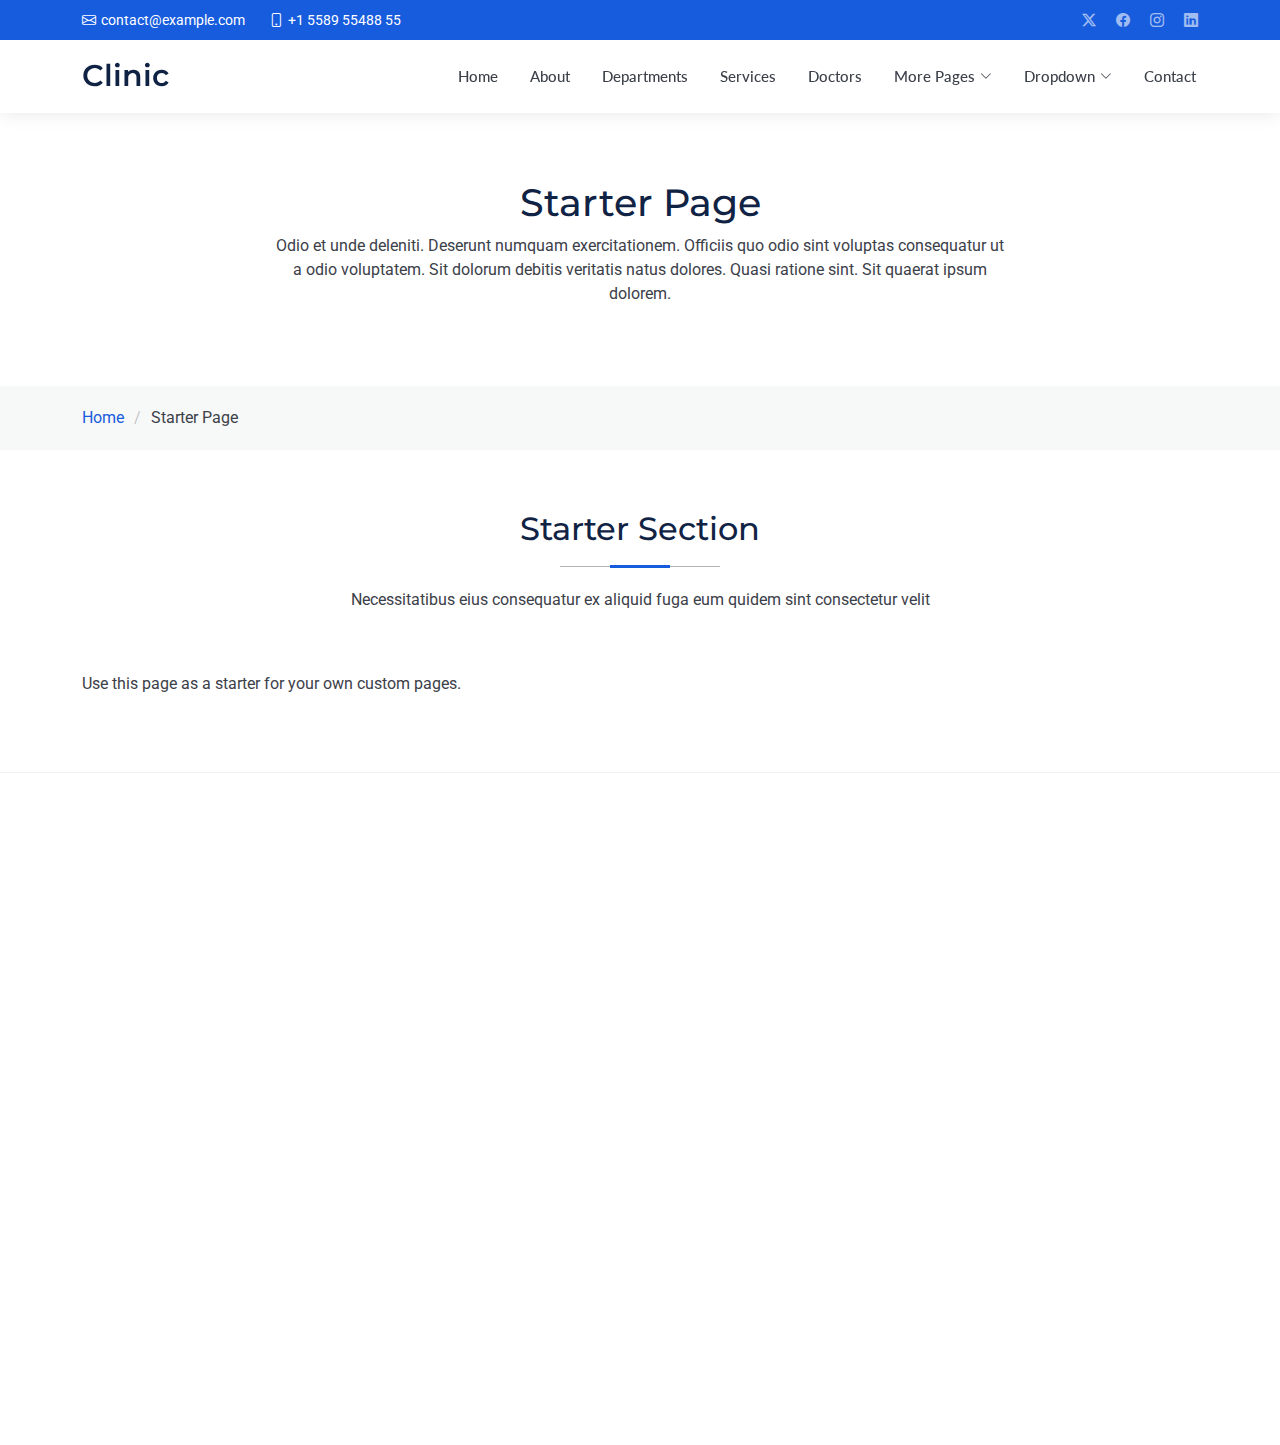
<file: Clinic/starter-page.html>
<!DOCTYPE html>
<html lang="en">

<head>
  <meta charset="utf-8">
  <meta content="width=device-width, initial-scale=1.0" name="viewport">
  <title>Starter Page - Clinic Bootstrap Template</title>
  <meta name="description" content="">
  <meta name="keywords" content="">

  <!-- Favicons -->
  <link href="assets/img/favicon.png" rel="icon">
  <link href="assets/img/apple-touch-icon.png" rel="apple-touch-icon">

  <!-- Fonts -->
  <link href="https://fonts.googleapis.com" rel="preconnect">
  <link href="https://fonts.gstatic.com" rel="preconnect" crossorigin>
  <link href="https://fonts.googleapis.com/css2?family=Roboto:ital,wght@0,100;0,300;0,400;0,500;0,700;0,900;1,100;1,300;1,400;1,500;1,700;1,900&family=Montserrat:ital,wght@0,100;0,200;0,300;0,400;0,500;0,600;0,700;0,800;0,900;1,100;1,200;1,300;1,400;1,500;1,600;1,700;1,800;1,900&family=Lato:ital,wght@0,100;0,300;0,400;0,700;0,900;1,100;1,300;1,400;1,700;1,900&display=swap" rel="stylesheet">

  <!-- Vendor CSS Files -->
  <link href="assets/vendor/bootstrap/css/bootstrap.min.css" rel="stylesheet">
  <link href="assets/vendor/bootstrap-icons/bootstrap-icons.css" rel="stylesheet">
  <link href="assets/vendor/aos/aos.css" rel="stylesheet">
  <link href="assets/vendor/glightbox/css/glightbox.min.css" rel="stylesheet">
  <link href="assets/vendor/fontawesome-free/css/all.min.css" rel="stylesheet">
  <link href="assets/vendor/swiper/swiper-bundle.min.css" rel="stylesheet">

  <!-- Main CSS File -->
  <link href="assets/css/main.css" rel="stylesheet">

  <!-- =======================================================
  * Template Name: Clinic
  * Template URL: https://bootstrapmade.com/clinic-bootstrap-template/
  * Updated: Jul 23 2025 with Bootstrap v5.3.7
  * Author: BootstrapMade.com
  * License: https://bootstrapmade.com/license/
  ======================================================== -->
</head>

<body class="starter-page-page">

  <header id="header" class="header fixed-top">

    <div class="topbar d-flex align-items-center dark-background">
      <div class="container d-flex justify-content-center justify-content-md-between">
        <div class="contact-info d-flex align-items-center">
          <i class="bi bi-envelope d-flex align-items-center"><a href="mailto:contact@example.com">contact@example.com</a></i>
          <i class="bi bi-phone d-flex align-items-center ms-4"><span>+1 5589 55488 55</span></i>
        </div>
        <div class="social-links d-none d-md-flex align-items-center">
          <a href="#" class="twitter"><i class="bi bi-twitter-x"></i></a>
          <a href="#" class="facebook"><i class="bi bi-facebook"></i></a>
          <a href="#" class="instagram"><i class="bi bi-instagram"></i></a>
          <a href="#" class="linkedin"><i class="bi bi-linkedin"></i></a>
        </div>
      </div>
    </div><!-- End Top Bar -->

    <div class="branding d-flex align-items-cente">

      <div class="container position-relative d-flex align-items-center justify-content-between">
        <a href="index.html" class="logo d-flex align-items-center">
          <!-- Uncomment the line below if you also wish to use an image logo -->
          <!-- <img src="assets/img/logo.webp" alt=""> -->
          <h1 class="sitename">Clinic</h1>
        </a>

        <nav id="navmenu" class="navmenu">
          <ul>
            <li><a href="index.html">Home</a></li>
            <li><a href="about.html">About</a></li>
            <li><a href="departments.html">Departments</a></li>
            <li><a href="services.html">Services</a></li>
            <li><a href="doctors.html">Doctors</a></li>
            <li class="dropdown"><a href="#"><span>More Pages</span> <i class="bi bi-chevron-down toggle-dropdown"></i></a>
              <ul>
                <li><a href="department-details.html">Department Details</a></li>
                <li><a href="service-details.html">Service Details</a></li>
                <li><a href="appointment.html">Appointment</a></li>
                <li><a href="testimonials.html">Testimonials</a></li>
                <li><a href="faq.html">Frequently Asked Questions</a></li>
                <li><a href="gallery.html">Gallery</a></li>
                <li><a href="terms.html">Terms</a></li>
                <li><a href="privacy.html">Privacy</a></li>
                <li><a href="404.html">404</a></li>
              </ul>
            </li>
            <li class="dropdown"><a href="#"><span>Dropdown</span> <i class="bi bi-chevron-down toggle-dropdown"></i></a>
              <ul>
                <li><a href="#">Dropdown 1</a></li>
                <li class="dropdown"><a href="#"><span>Deep Dropdown</span> <i class="bi bi-chevron-down toggle-dropdown"></i></a>
                  <ul>
                    <li><a href="#">Deep Dropdown 1</a></li>
                    <li><a href="#">Deep Dropdown 2</a></li>
                    <li><a href="#">Deep Dropdown 3</a></li>
                    <li><a href="#">Deep Dropdown 4</a></li>
                    <li><a href="#">Deep Dropdown 5</a></li>
                  </ul>
                </li>
                <li><a href="#">Dropdown 2</a></li>
                <li><a href="#">Dropdown 3</a></li>
                <li><a href="#">Dropdown 4</a></li>
              </ul>
            </li>
            <li><a href="contact.html">Contact</a></li>
          </ul>
          <i class="mobile-nav-toggle d-xl-none bi bi-list"></i>
        </nav>

      </div>

    </div>

  </header>

  <main class="main">

    <!-- Page Title -->
    <div class="page-title">
      <div class="heading">
        <div class="container">
          <div class="row d-flex justify-content-center text-center">
            <div class="col-lg-8">
              <h1 class="heading-title">Starter Page</h1>
              <p class="mb-0">
                Odio et unde deleniti. Deserunt numquam exercitationem. Officiis quo
                odio sint voluptas consequatur ut a odio voluptatem. Sit dolorum
                debitis veritatis natus dolores. Quasi ratione sint. Sit quaerat
                ipsum dolorem.
              </p>
            </div>
          </div>
        </div>
      </div>
      <nav class="breadcrumbs">
        <div class="container">
          <ol>
            <li><a href="index.html">Home</a></li>
            <li class="current">Starter Page</li>
          </ol>
        </div>
      </nav>
    </div><!-- End Page Title -->

    <!-- Starter Section Section -->
    <section id="starter-section" class="starter-section section">

      <!-- Section Title -->
      <div class="container section-title" data-aos="fade-up">
        <h2>Starter Section</h2>
        <p>Necessitatibus eius consequatur ex aliquid fuga eum quidem sint consectetur velit</p>
      </div><!-- End Section Title -->

      <div class="container" data-aos="fade-up">
        <p>Use this page as a starter for your own custom pages.</p>
      </div>

    </section><!-- /Starter Section Section -->

  </main>

  <footer id="footer" class="footer-16 footer position-relative">

    <div class="container">

      <div class="footer-main" data-aos="fade-up" data-aos-delay="100">
        <div class="row align-items-start">

          <div class="col-lg-5">
            <div class="brand-section">
              <a href="index.html" class="logo d-flex align-items-center mb-4">
                <span class="sitename">Clinic</span>
              </a>
              <p class="brand-description">Crafting exceptional digital experiences through thoughtful design and innovative solutions that elevate your brand presence.</p>

              <div class="contact-info mt-5">
                <div class="contact-item">
                  <i class="bi bi-geo-alt"></i>
                  <span>123 Creative Boulevard, Design District, NY 10012</span>
                </div>
                <div class="contact-item">
                  <i class="bi bi-telephone"></i>
                  <span>+1 (555) 987-6543</span>
                </div>
                <div class="contact-item">
                  <i class="bi bi-envelope"></i>
                  <span>hello@designstudio.com</span>
                </div>
              </div>
            </div>
          </div>

          <div class="col-lg-7">
            <div class="footer-nav-wrapper">
              <div class="row">

                <div class="col-6 col-lg-3">
                  <div class="nav-column">
                    <h6>Studio</h6>
                    <nav class="footer-nav">
                      <a href="#">Our Story</a>
                      <a href="#">Design Process</a>
                      <a href="#">Portfolio</a>
                      <a href="#">Case Studies</a>
                      <a href="#">Awards</a>
                    </nav>
                  </div>
                </div>

                <div class="col-6 col-lg-3">
                  <div class="nav-column">
                    <h6>Services</h6>
                    <nav class="footer-nav">
                      <a href="#">Brand Identity</a>
                      <a href="#">Web Design</a>
                      <a href="#">Mobile Apps</a>
                      <a href="#">Digital Strategy</a>
                      <a href="#">Consultation</a>
                    </nav>
                  </div>
                </div>

                <div class="col-6 col-lg-3">
                  <div class="nav-column">
                    <h6>Resources</h6>
                    <nav class="footer-nav">
                      <a href="#">Design Blog</a>
                      <a href="#">Style Guide</a>
                      <a href="#">Free Assets</a>
                      <a href="#">Tutorials</a>
                      <a href="#">Inspiration</a>
                    </nav>
                  </div>
                </div>

                <div class="col-6 col-lg-3">
                  <div class="nav-column">
                    <h6>Connect</h6>
                    <nav class="footer-nav">
                      <a href="#">Start Project</a>
                      <a href="#">Schedule Call</a>
                      <a href="#">Join Newsletter</a>
                      <a href="#">Follow Updates</a>
                      <a href="#">Partnership</a>
                    </nav>
                  </div>
                </div>

              </div>
            </div>
          </div>

        </div>
      </div>

    </div>

    <div class="footer-bottom">
      <div class="container">
        <div class="bottom-content" data-aos="fade-up" data-aos-delay="300">
          <div class="row align-items-center">

            <div class="col-lg-6">
              <div class="copyright">
                <p>© <span class="sitename">Clinic</span>. All rights reserved.</p>
              </div>
            </div>

            <div class="col-lg-6">
              <div class="legal-links">
                <a href="#">Privacy Policy</a>
                <a href="#">Terms of Service</a>
                <a href="#">Cookie Policy</a>
                <div class="credits">
                  <!-- All the links in the footer should remain intact. -->
                  <!-- You can delete the links only if you've purchased the pro version. -->
                  <!-- Licensing information: https://bootstrapmade.com/license/ -->
                  <!-- Purchase the pro version with working PHP/AJAX contact form: [buy-url] -->
                  Designed by <a href="https://bootstrapmade.com/">BootstrapMade</a>
                </div>
              </div>
            </div>

          </div>
        </div>
      </div>
    </div>

  </footer>

  <!-- Scroll Top -->
  <a href="#" id="scroll-top" class="scroll-top d-flex align-items-center justify-content-center"><i class="bi bi-arrow-up-short"></i></a>

  <!-- Preloader -->
  <div id="preloader"></div>

  <!-- Vendor JS Files -->
  <script src="assets/vendor/bootstrap/js/bootstrap.bundle.min.js"></script>
  <script src="assets/vendor/php-email-form/validate.js"></script>
  <script src="assets/vendor/aos/aos.js"></script>
  <script src="assets/vendor/glightbox/js/glightbox.min.js"></script>
  <script src="assets/vendor/purecounter/purecounter_vanilla.js"></script>
  <script src="assets/vendor/swiper/swiper-bundle.min.js"></script>

  <!-- Main JS File -->
  <script src="assets/js/main.js"></script>

</body>

</html>
</file>
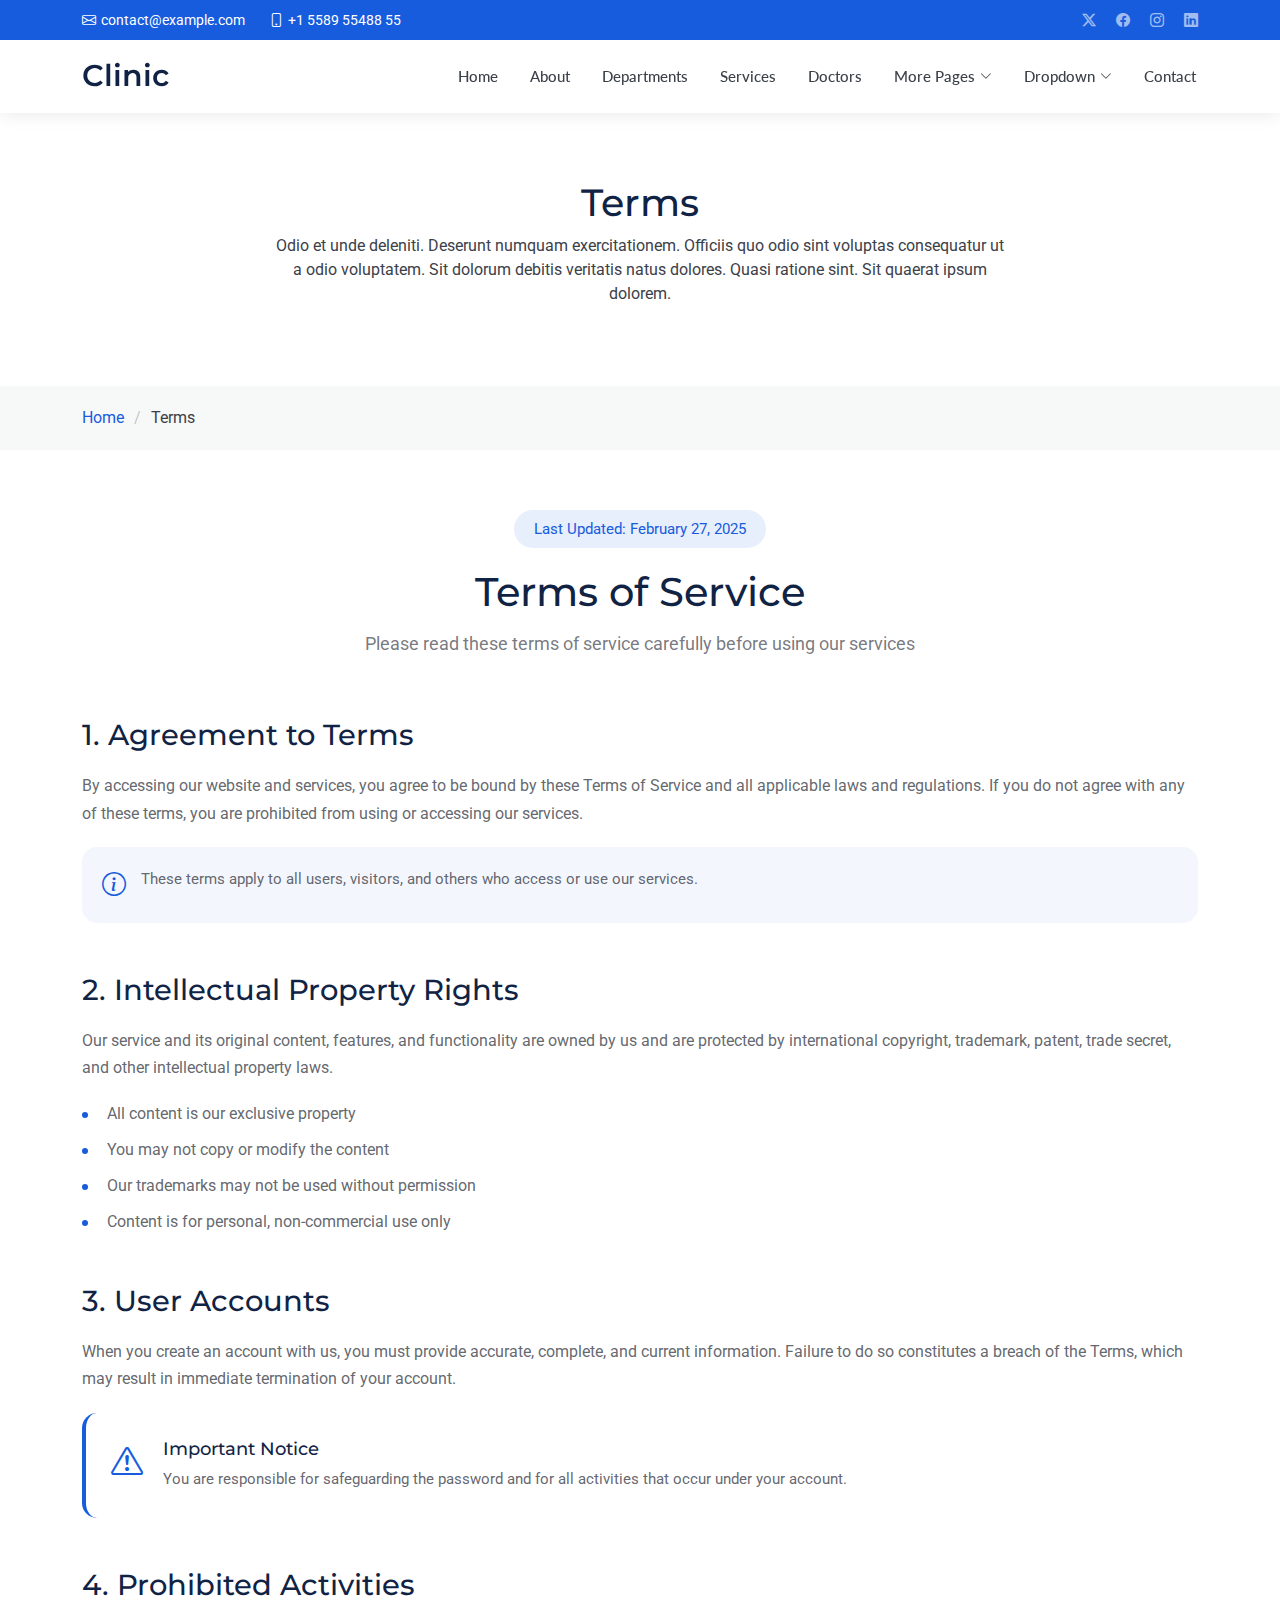
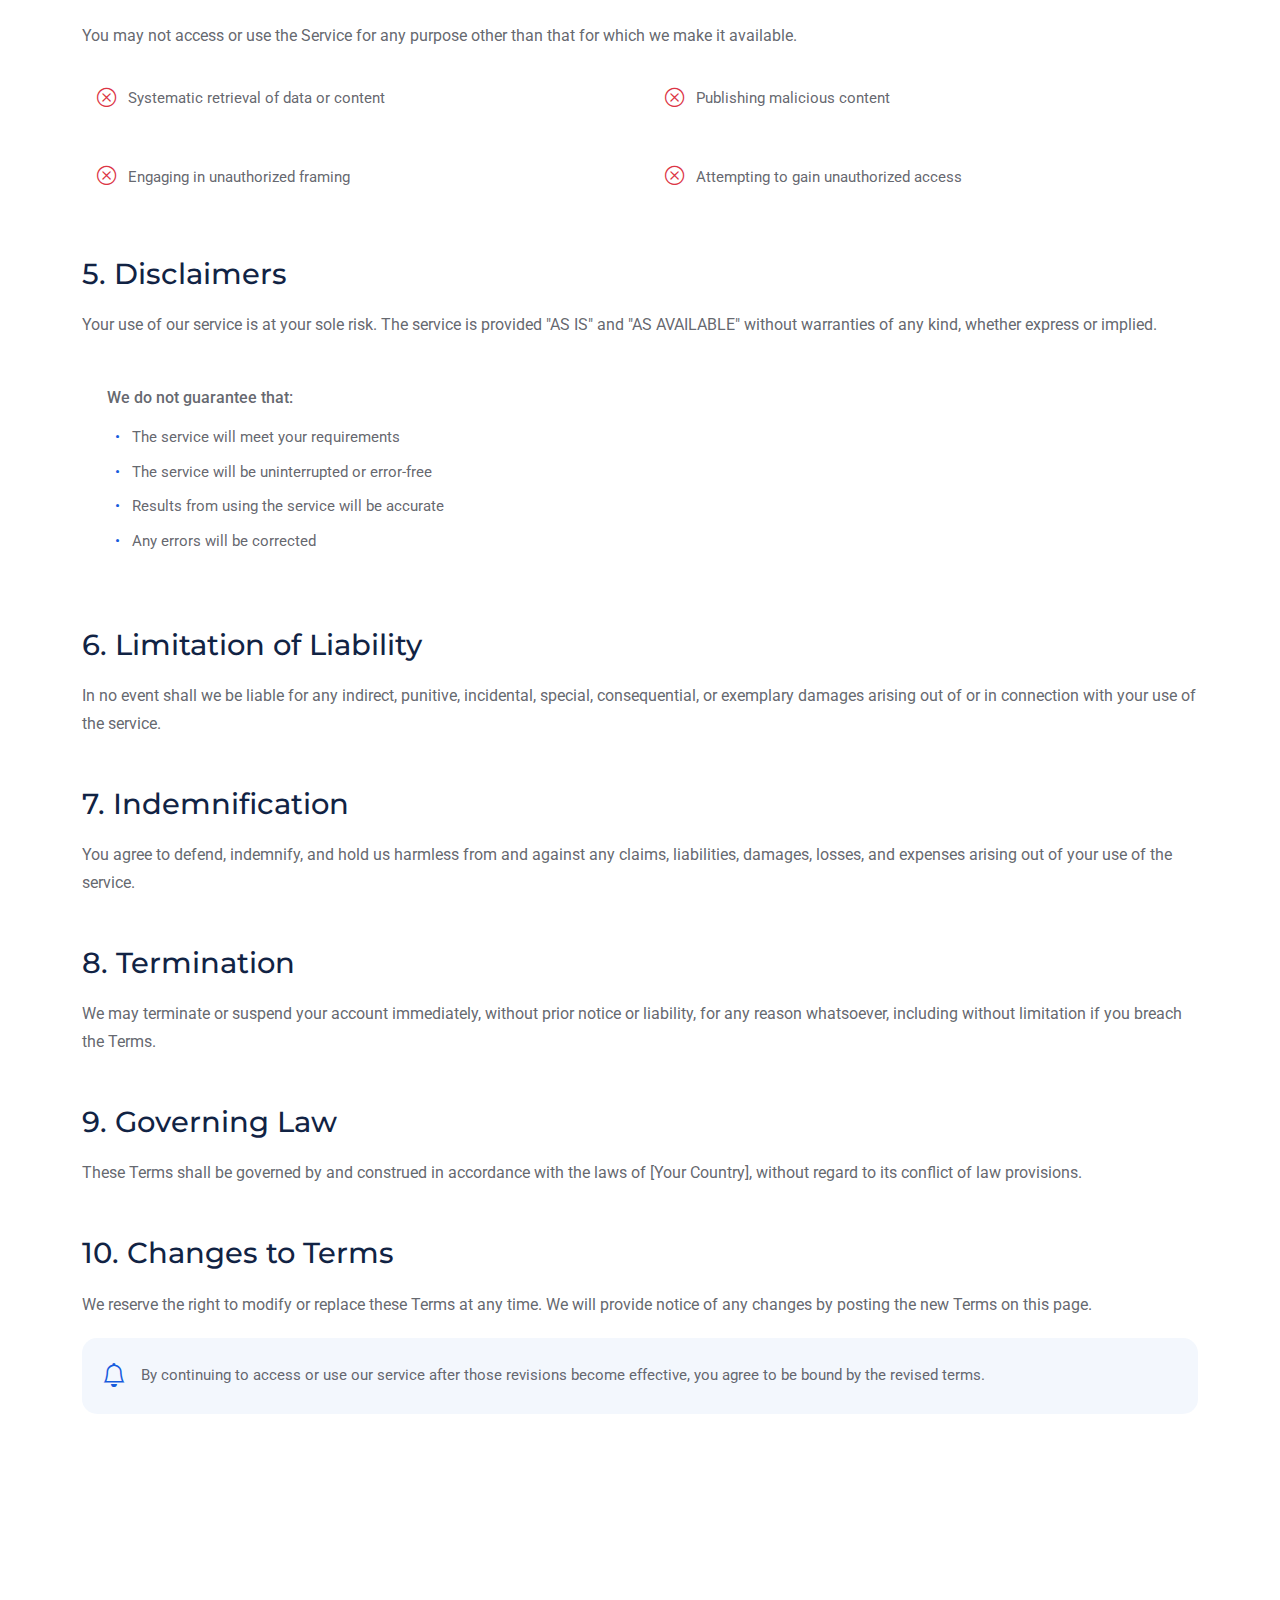
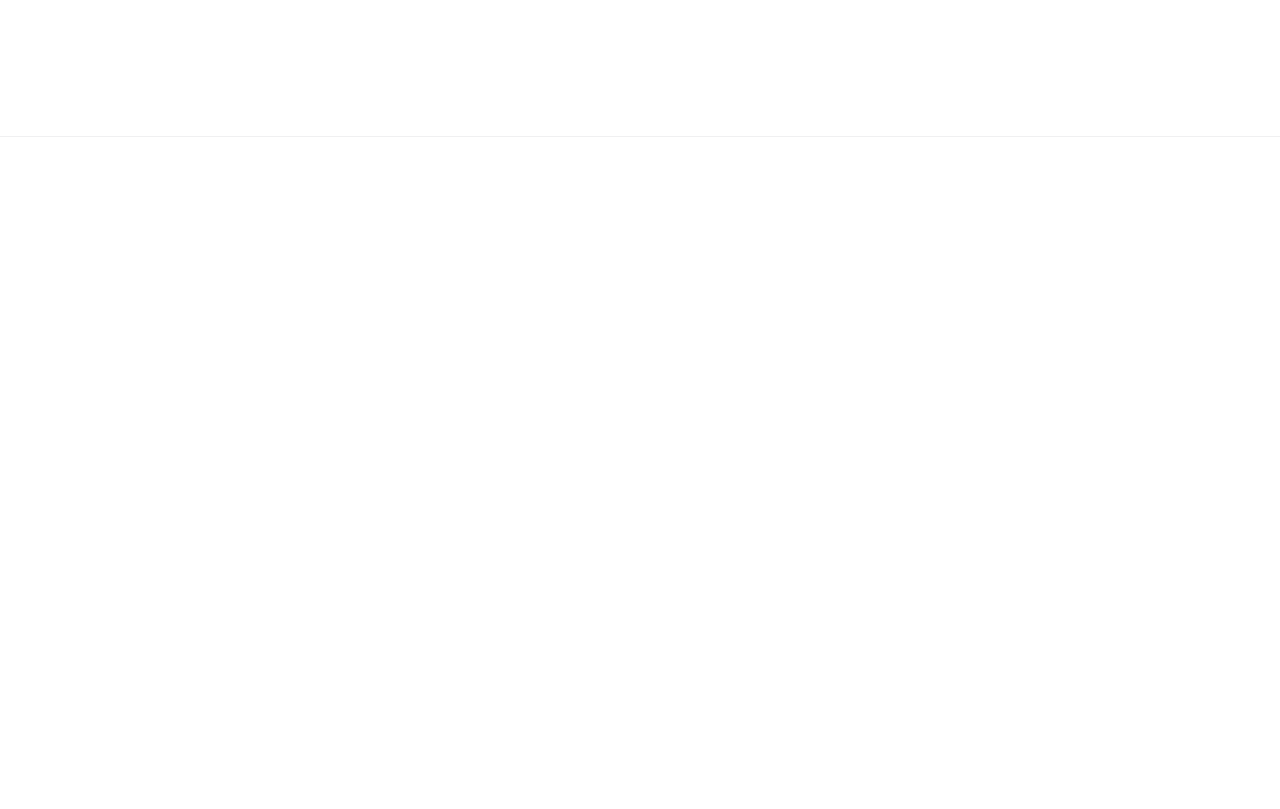
<file: Clinic/terms.html>
<!DOCTYPE html>
<html lang="en">

<head>
  <meta charset="utf-8">
  <meta content="width=device-width, initial-scale=1.0" name="viewport">
  <title>Terms - Clinic Bootstrap Template</title>
  <meta name="description" content="">
  <meta name="keywords" content="">

  <!-- Favicons -->
  <link href="assets/img/favicon.png" rel="icon">
  <link href="assets/img/apple-touch-icon.png" rel="apple-touch-icon">

  <!-- Fonts -->
  <link href="https://fonts.googleapis.com" rel="preconnect">
  <link href="https://fonts.gstatic.com" rel="preconnect" crossorigin>
  <link href="https://fonts.googleapis.com/css2?family=Roboto:ital,wght@0,100;0,300;0,400;0,500;0,700;0,900;1,100;1,300;1,400;1,500;1,700;1,900&family=Montserrat:ital,wght@0,100;0,200;0,300;0,400;0,500;0,600;0,700;0,800;0,900;1,100;1,200;1,300;1,400;1,500;1,600;1,700;1,800;1,900&family=Lato:ital,wght@0,100;0,300;0,400;0,700;0,900;1,100;1,300;1,400;1,700;1,900&display=swap" rel="stylesheet">

  <!-- Vendor CSS Files -->
  <link href="assets/vendor/bootstrap/css/bootstrap.min.css" rel="stylesheet">
  <link href="assets/vendor/bootstrap-icons/bootstrap-icons.css" rel="stylesheet">
  <link href="assets/vendor/aos/aos.css" rel="stylesheet">
  <link href="assets/vendor/glightbox/css/glightbox.min.css" rel="stylesheet">
  <link href="assets/vendor/fontawesome-free/css/all.min.css" rel="stylesheet">
  <link href="assets/vendor/swiper/swiper-bundle.min.css" rel="stylesheet">

  <!-- Main CSS File -->
  <link href="assets/css/main.css" rel="stylesheet">

  <!-- =======================================================
  * Template Name: Clinic
  * Template URL: https://bootstrapmade.com/clinic-bootstrap-template/
  * Updated: Jul 23 2025 with Bootstrap v5.3.7
  * Author: BootstrapMade.com
  * License: https://bootstrapmade.com/license/
  ======================================================== -->
</head>

<body class="terms-page">

  <header id="header" class="header fixed-top">

    <div class="topbar d-flex align-items-center dark-background">
      <div class="container d-flex justify-content-center justify-content-md-between">
        <div class="contact-info d-flex align-items-center">
          <i class="bi bi-envelope d-flex align-items-center"><a href="mailto:contact@example.com">contact@example.com</a></i>
          <i class="bi bi-phone d-flex align-items-center ms-4"><span>+1 5589 55488 55</span></i>
        </div>
        <div class="social-links d-none d-md-flex align-items-center">
          <a href="#" class="twitter"><i class="bi bi-twitter-x"></i></a>
          <a href="#" class="facebook"><i class="bi bi-facebook"></i></a>
          <a href="#" class="instagram"><i class="bi bi-instagram"></i></a>
          <a href="#" class="linkedin"><i class="bi bi-linkedin"></i></a>
        </div>
      </div>
    </div><!-- End Top Bar -->

    <div class="branding d-flex align-items-cente">

      <div class="container position-relative d-flex align-items-center justify-content-between">
        <a href="index.html" class="logo d-flex align-items-center">
          <!-- Uncomment the line below if you also wish to use an image logo -->
          <!-- <img src="assets/img/logo.webp" alt=""> -->
          <h1 class="sitename">Clinic</h1>
        </a>

        <nav id="navmenu" class="navmenu">
          <ul>
            <li><a href="index.html">Home</a></li>
            <li><a href="about.html">About</a></li>
            <li><a href="departments.html">Departments</a></li>
            <li><a href="services.html">Services</a></li>
            <li><a href="doctors.html">Doctors</a></li>
            <li class="dropdown"><a href="#"><span>More Pages</span> <i class="bi bi-chevron-down toggle-dropdown"></i></a>
              <ul>
                <li><a href="department-details.html">Department Details</a></li>
                <li><a href="service-details.html">Service Details</a></li>
                <li><a href="appointment.html">Appointment</a></li>
                <li><a href="testimonials.html">Testimonials</a></li>
                <li><a href="faq.html">Frequently Asked Questions</a></li>
                <li><a href="gallery.html">Gallery</a></li>
                <li><a href="terms.html" class="active">Terms</a></li>
                <li><a href="privacy.html">Privacy</a></li>
                <li><a href="404.html">404</a></li>
              </ul>
            </li>
            <li class="dropdown"><a href="#"><span>Dropdown</span> <i class="bi bi-chevron-down toggle-dropdown"></i></a>
              <ul>
                <li><a href="#">Dropdown 1</a></li>
                <li class="dropdown"><a href="#"><span>Deep Dropdown</span> <i class="bi bi-chevron-down toggle-dropdown"></i></a>
                  <ul>
                    <li><a href="#">Deep Dropdown 1</a></li>
                    <li><a href="#">Deep Dropdown 2</a></li>
                    <li><a href="#">Deep Dropdown 3</a></li>
                    <li><a href="#">Deep Dropdown 4</a></li>
                    <li><a href="#">Deep Dropdown 5</a></li>
                  </ul>
                </li>
                <li><a href="#">Dropdown 2</a></li>
                <li><a href="#">Dropdown 3</a></li>
                <li><a href="#">Dropdown 4</a></li>
              </ul>
            </li>
            <li><a href="contact.html">Contact</a></li>
          </ul>
          <i class="mobile-nav-toggle d-xl-none bi bi-list"></i>
        </nav>

      </div>

    </div>

  </header>

  <main class="main">

    <!-- Page Title -->
    <div class="page-title">
      <div class="heading">
        <div class="container">
          <div class="row d-flex justify-content-center text-center">
            <div class="col-lg-8">
              <h1 class="heading-title">Terms</h1>
              <p class="mb-0">
                Odio et unde deleniti. Deserunt numquam exercitationem. Officiis quo
                odio sint voluptas consequatur ut a odio voluptatem. Sit dolorum
                debitis veritatis natus dolores. Quasi ratione sint. Sit quaerat
                ipsum dolorem.
              </p>
            </div>
          </div>
        </div>
      </div>
      <nav class="breadcrumbs">
        <div class="container">
          <ol>
            <li><a href="index.html">Home</a></li>
            <li class="current">Terms</li>
          </ol>
        </div>
      </nav>
    </div><!-- End Page Title -->

    <!-- Terms Of Service Section -->
    <section id="terms-of-service" class="terms-of-service section">

      <div class="container" data-aos="fade-up">
        <!-- Page Header -->
        <div class="tos-header text-center" data-aos="fade-up">
          <span class="last-updated">Last Updated: February 27, 2025</span>
          <h2>Terms of Service</h2>
          <p>Please read these terms of service carefully before using our services</p>
        </div>

        <!-- Content -->
        <div class="tos-content" data-aos="fade-up" data-aos-delay="200">
          <!-- Agreement Section -->
          <div id="agreement" class="content-section">
            <h3>1. Agreement to Terms</h3>
            <p>By accessing our website and services, you agree to be bound by these Terms of Service and all applicable laws and regulations. If you do not agree with any of these terms, you are prohibited from using or accessing our services.</p>
            <div class="info-box">
              <i class="bi bi-info-circle"></i>
              <p>These terms apply to all users, visitors, and others who access or use our services.</p>
            </div>
          </div>

          <!-- Intellectual Property -->
          <div id="intellectual-property" class="content-section">
            <h3>2. Intellectual Property Rights</h3>
            <p>Our service and its original content, features, and functionality are owned by us and are protected by international copyright, trademark, patent, trade secret, and other intellectual property laws.</p>
            <ul class="list-items">
              <li>All content is our exclusive property</li>
              <li>You may not copy or modify the content</li>
              <li>Our trademarks may not be used without permission</li>
              <li>Content is for personal, non-commercial use only</li>
            </ul>
          </div>

          <!-- User Accounts -->
          <div id="user-accounts" class="content-section">
            <h3>3. User Accounts</h3>
            <p>When you create an account with us, you must provide accurate, complete, and current information. Failure to do so constitutes a breach of the Terms, which may result in immediate termination of your account.</p>
            <div class="alert-box">
              <i class="bi bi-exclamation-triangle"></i>
              <div class="alert-content">
                <h5>Important Notice</h5>
                <p>You are responsible for safeguarding the password and for all activities that occur under your account.</p>
              </div>
            </div>
          </div>

          <!-- Prohibited Activities -->
          <div id="prohibited" class="content-section">
            <h3>4. Prohibited Activities</h3>
            <p>You may not access or use the Service for any purpose other than that for which we make it available.</p>
            <div class="prohibited-list">
              <div class="prohibited-item">
                <i class="bi bi-x-circle"></i>
                <span>Systematic retrieval of data or content</span>
              </div>
              <div class="prohibited-item">
                <i class="bi bi-x-circle"></i>
                <span>Publishing malicious content</span>
              </div>
              <div class="prohibited-item">
                <i class="bi bi-x-circle"></i>
                <span>Engaging in unauthorized framing</span>
              </div>
              <div class="prohibited-item">
                <i class="bi bi-x-circle"></i>
                <span>Attempting to gain unauthorized access</span>
              </div>
            </div>
          </div>

          <!-- Disclaimers -->
          <div id="disclaimer" class="content-section">
            <h3>5. Disclaimers</h3>
            <p>Your use of our service is at your sole risk. The service is provided "AS IS" and "AS AVAILABLE" without warranties of any kind, whether express or implied.</p>
            <div class="disclaimer-box">
              <p>We do not guarantee that:</p>
              <ul>
                <li>The service will meet your requirements</li>
                <li>The service will be uninterrupted or error-free</li>
                <li>Results from using the service will be accurate</li>
                <li>Any errors will be corrected</li>
              </ul>
            </div>
          </div>

          <!-- Limitation of Liability -->
          <div id="limitation" class="content-section">
            <h3>6. Limitation of Liability</h3>
            <p>In no event shall we be liable for any indirect, punitive, incidental, special, consequential, or exemplary damages arising out of or in connection with your use of the service.</p>
          </div>

          <!-- Indemnification -->
          <div id="indemnification" class="content-section">
            <h3>7. Indemnification</h3>
            <p>You agree to defend, indemnify, and hold us harmless from and against any claims, liabilities, damages, losses, and expenses arising out of your use of the service.</p>
          </div>

          <!-- Termination -->
          <div id="termination" class="content-section">
            <h3>8. Termination</h3>
            <p>We may terminate or suspend your account immediately, without prior notice or liability, for any reason whatsoever, including without limitation if you breach the Terms.</p>
          </div>

          <!-- Governing Law -->
          <div id="governing-law" class="content-section">
            <h3>9. Governing Law</h3>
            <p>These Terms shall be governed by and construed in accordance with the laws of [Your Country], without regard to its conflict of law provisions.</p>
          </div>

          <!-- Changes -->
          <div id="changes" class="content-section">
            <h3>10. Changes to Terms</h3>
            <p>We reserve the right to modify or replace these Terms at any time. We will provide notice of any changes by posting the new Terms on this page.</p>
            <div class="notice-box">
              <i class="bi bi-bell"></i>
              <p>By continuing to access or use our service after those revisions become effective, you agree to be bound by the revised terms.</p>
            </div>
          </div>
        </div>

        <!-- Contact Section -->
        <div class="tos-contact" data-aos="fade-up" data-aos-delay="300">
          <div class="contact-box">
            <div class="contact-icon">
              <i class="bi bi-envelope"></i>
            </div>
            <div class="contact-content">
              <h4>Questions About Terms?</h4>
              <p>If you have any questions about these Terms, please contact us.</p>
              <a href="#" class="contact-link">Contact Support</a>
            </div>
          </div>
        </div>
      </div>

    </section><!-- /Terms Of Service Section -->

  </main>

  <footer id="footer" class="footer-16 footer position-relative">

    <div class="container">

      <div class="footer-main" data-aos="fade-up" data-aos-delay="100">
        <div class="row align-items-start">

          <div class="col-lg-5">
            <div class="brand-section">
              <a href="index.html" class="logo d-flex align-items-center mb-4">
                <span class="sitename">Clinic</span>
              </a>
              <p class="brand-description">Crafting exceptional digital experiences through thoughtful design and innovative solutions that elevate your brand presence.</p>

              <div class="contact-info mt-5">
                <div class="contact-item">
                  <i class="bi bi-geo-alt"></i>
                  <span>123 Creative Boulevard, Design District, NY 10012</span>
                </div>
                <div class="contact-item">
                  <i class="bi bi-telephone"></i>
                  <span>+1 (555) 987-6543</span>
                </div>
                <div class="contact-item">
                  <i class="bi bi-envelope"></i>
                  <span>hello@designstudio.com</span>
                </div>
              </div>
            </div>
          </div>

          <div class="col-lg-7">
            <div class="footer-nav-wrapper">
              <div class="row">

                <div class="col-6 col-lg-3">
                  <div class="nav-column">
                    <h6>Studio</h6>
                    <nav class="footer-nav">
                      <a href="#">Our Story</a>
                      <a href="#">Design Process</a>
                      <a href="#">Portfolio</a>
                      <a href="#">Case Studies</a>
                      <a href="#">Awards</a>
                    </nav>
                  </div>
                </div>

                <div class="col-6 col-lg-3">
                  <div class="nav-column">
                    <h6>Services</h6>
                    <nav class="footer-nav">
                      <a href="#">Brand Identity</a>
                      <a href="#">Web Design</a>
                      <a href="#">Mobile Apps</a>
                      <a href="#">Digital Strategy</a>
                      <a href="#">Consultation</a>
                    </nav>
                  </div>
                </div>

                <div class="col-6 col-lg-3">
                  <div class="nav-column">
                    <h6>Resources</h6>
                    <nav class="footer-nav">
                      <a href="#">Design Blog</a>
                      <a href="#">Style Guide</a>
                      <a href="#">Free Assets</a>
                      <a href="#">Tutorials</a>
                      <a href="#">Inspiration</a>
                    </nav>
                  </div>
                </div>

                <div class="col-6 col-lg-3">
                  <div class="nav-column">
                    <h6>Connect</h6>
                    <nav class="footer-nav">
                      <a href="#">Start Project</a>
                      <a href="#">Schedule Call</a>
                      <a href="#">Join Newsletter</a>
                      <a href="#">Follow Updates</a>
                      <a href="#">Partnership</a>
                    </nav>
                  </div>
                </div>

              </div>
            </div>
          </div>

        </div>
      </div>

    </div>

    <div class="footer-bottom">
      <div class="container">
        <div class="bottom-content" data-aos="fade-up" data-aos-delay="300">
          <div class="row align-items-center">

            <div class="col-lg-6">
              <div class="copyright">
                <p>© <span class="sitename">Clinic</span>. All rights reserved.</p>
              </div>
            </div>

            <div class="col-lg-6">
              <div class="legal-links">
                <a href="#">Privacy Policy</a>
                <a href="#">Terms of Service</a>
                <a href="#">Cookie Policy</a>
                <div class="credits">
                  <!-- All the links in the footer should remain intact. -->
                  <!-- You can delete the links only if you've purchased the pro version. -->
                  <!-- Licensing information: https://bootstrapmade.com/license/ -->
                  <!-- Purchase the pro version with working PHP/AJAX contact form: [buy-url] -->
                  Designed by <a href="https://bootstrapmade.com/">BootstrapMade</a>
                </div>
              </div>
            </div>

          </div>
        </div>
      </div>
    </div>

  </footer>

  <!-- Scroll Top -->
  <a href="#" id="scroll-top" class="scroll-top d-flex align-items-center justify-content-center"><i class="bi bi-arrow-up-short"></i></a>

  <!-- Preloader -->
  <div id="preloader"></div>

  <!-- Vendor JS Files -->
  <script src="assets/vendor/bootstrap/js/bootstrap.bundle.min.js"></script>
  <script src="assets/vendor/php-email-form/validate.js"></script>
  <script src="assets/vendor/aos/aos.js"></script>
  <script src="assets/vendor/glightbox/js/glightbox.min.js"></script>
  <script src="assets/vendor/purecounter/purecounter_vanilla.js"></script>
  <script src="assets/vendor/swiper/swiper-bundle.min.js"></script>

  <!-- Main JS File -->
  <script src="assets/js/main.js"></script>

</body>

</html>
</file>
<file: Clinic/assets/css/main.css>
/**
* Template Name: Clinic
* Template URL: https://bootstrapmade.com/clinic-bootstrap-template/
* Updated: Jul 23 2025 with Bootstrap v5.3.7
* Author: BootstrapMade.com
* License: https://bootstrapmade.com/license/
*/

@charset "UTF-8";

/*--------------------------------------------------------------
# Font & Color Variables
# Help: https://bootstrapmade.com/color-system/
--------------------------------------------------------------*/
/* Fonts */
:root {
  --default-font: "Roboto",  system-ui, -apple-system, "Segoe UI", Roboto, "Helvetica Neue", Arial, "Noto Sans", "Liberation Sans", sans-serif, "Apple Color Emoji", "Segoe UI Emoji", "Segoe UI Symbol", "Noto Color Emoji";
  --heading-font: "Montserrat",  sans-serif;
  --nav-font: "Lato",  sans-serif;
}

/* Global Colors - The following color variables are used throughout the website. Updating them here will change the color scheme of the entire website */
:root { 
  --background-color: #ffffff; /* Background color for the entire website, including individual sections */
  --default-color: #3c4049; /* Default color used for the majority of the text content across the entire website */
  --heading-color: #112344; /* Color for headings, subheadings and title throughout the website */
  --accent-color: #175cdd; /* Accent color that represents your brand on the website. It's used for buttons, links, and other elements that need to stand out */
  --surface-color: #ffffff; /* The surface color is used as a background of boxed elements within sections, such as cards, icon boxes, or other elements that require a visual separation from the global background. */
  --contrast-color: #ffffff; /* Contrast color for text, ensuring readability against backgrounds of accent, heading, or default colors. */
}

/* Nav Menu Colors - The following color variables are used specifically for the navigation menu. They are separate from the global colors to allow for more customization options */
:root {
  --nav-color: #3c4049;  /* The default color of the main navmenu links */
  --nav-hover-color: #175cdd; /* Applied to main navmenu links when they are hovered over or active */
  --nav-mobile-background-color: #ffffff; /* Used as the background color for mobile navigation menu */
  --nav-dropdown-background-color: #ffffff; /* Used as the background color for dropdown items that appear when hovering over primary navigation items */
  --nav-dropdown-color: #3c4049; /* Used for navigation links of the dropdown items in the navigation menu. */
  --nav-dropdown-hover-color: #175cdd; /* Similar to --nav-hover-color, this color is applied to dropdown navigation links when they are hovered over. */
}

/* Color Presets - These classes override global colors when applied to any section or element, providing reuse of the sam color scheme. */

.light-background {
  --background-color: #f4f8ff;
  --surface-color: #ffffff;
}

.dark-background {
  --background-color: #021418;
  --default-color: #ffffff;
  --heading-color: #ffffff;
  --surface-color: #11262a;
  --contrast-color: #ffffff;
}

/* Smooth scroll */
:root {
  scroll-behavior: smooth;
}

/*--------------------------------------------------------------
# General Styling & Shared Classes
--------------------------------------------------------------*/
body {
  color: var(--default-color);
  background-color: var(--background-color);
  font-family: var(--default-font);
}

a {
  color: var(--accent-color);
  text-decoration: none;
  transition: 0.3s;
}

a:hover {
  color: color-mix(in srgb, var(--accent-color), transparent 25%);
  text-decoration: none;
}

h1,
h2,
h3,
h4,
h5,
h6 {
  color: var(--heading-color);
  font-family: var(--heading-font);
}

/* PHP Email Form Messages
------------------------------*/
.php-email-form .error-message {
  display: none;
  background: #df1529;
  color: #ffffff;
  text-align: left;
  padding: 15px;
  margin-bottom: 24px;
  font-weight: 600;
}

.php-email-form .sent-message {
  display: none;
  color: #ffffff;
  background: #059652;
  text-align: center;
  padding: 15px;
  margin-bottom: 24px;
  font-weight: 600;
}

.php-email-form .loading {
  display: none;
  background: var(--surface-color);
  text-align: center;
  padding: 15px;
  margin-bottom: 24px;
}

.php-email-form .loading:before {
  content: "";
  display: inline-block;
  border-radius: 50%;
  width: 24px;
  height: 24px;
  margin: 0 10px -6px 0;
  border: 3px solid var(--accent-color);
  border-top-color: var(--surface-color);
  animation: php-email-form-loading 1s linear infinite;
}

@keyframes php-email-form-loading {
  0% {
    transform: rotate(0deg);
  }

  100% {
    transform: rotate(360deg);
  }
}

/*--------------------------------------------------------------
# Global Header
--------------------------------------------------------------*/
.header {
  --background-color: rgba(255, 255, 255, 0);
  color: var(--default-color);
  transition: all 0.5s;
  z-index: 997;
  background-color: var(--background-color);
  box-shadow: 0px 0 18px rgba(0, 0, 0, 0.1);
}

.header .topbar {
  background-color: var(--accent-color);
  height: 40px;
  padding: 0;
  font-size: 14px;
  transition: all 0.5s;
}

.header .topbar .contact-info i {
  font-style: normal;
  color: var(--contrast-color);
}

.header .topbar .contact-info i a,
.header .topbar .contact-info i span {
  padding-left: 5px;
  color: var(--contrast-color);
}

@media (max-width: 575px) {

  .header .topbar .contact-info i a,
  .header .topbar .contact-info i span {
    font-size: 13px;
  }
}

.header .topbar .contact-info i a {
  line-height: 0;
  transition: 0.3s;
}

.header .topbar .contact-info i a:hover {
  color: var(--contrast-color);
  text-decoration: underline;
}

.header .topbar .social-links a {
  color: color-mix(in srgb, var(--contrast-color), transparent 40%);
  line-height: 0;
  transition: 0.3s;
  margin-left: 20px;
}

.header .topbar .social-links a:hover {
  color: var(--contrast-color);
}

.header .branding {
  min-height: 60px;
  padding: 10px 0;
}

.header .logo {
  line-height: 1;
}

.header .logo img {
  max-height: 36px;
  margin-right: 8px;
}

.header .logo h1 {
  font-size: 30px;
  margin: 0;
  font-weight: 600;
  color: var(--heading-color);
}

.scrolled .header .topbar {
  height: 0;
  visibility: hidden;
  overflow: hidden;
}

/* Global Header on Scroll
------------------------------*/
.scrolled .header {
  --background-color: #ffffff;
}

/*--------------------------------------------------------------
# Navigation Menu
--------------------------------------------------------------*/
/* Desktop Navigation */
@media (min-width: 1200px) {
  .navmenu {
    padding: 0;
  }

  .navmenu ul {
    margin: 0;
    padding: 0;
    display: flex;
    list-style: none;
    align-items: center;
  }

  .navmenu li {
    position: relative;
  }

  .navmenu>ul>li {
    white-space: nowrap;
    padding: 15px 14px;
  }

  .navmenu>ul>li:last-child {
    padding-right: 0;
  }

  .navmenu a,
  .navmenu a:focus {
    color: var(--nav-color);
    font-size: 15px;
    padding: 0 2px;
    font-family: var(--nav-font);
    font-weight: 500;
    display: flex;
    align-items: center;
    justify-content: space-between;
    white-space: nowrap;
    transition: 0.3s;
    position: relative;
  }

  .navmenu a i,
  .navmenu a:focus i {
    font-size: 12px;
    line-height: 0;
    margin-left: 5px;
    transition: 0.3s;
  }

  .navmenu>ul>li>a:before {
    content: "";
    position: absolute;
    width: 100%;
    height: 2px;
    bottom: -6px;
    left: 0;
    background-color: var(--accent-color);
    visibility: hidden;
    width: 0px;
    transition: all 0.3s ease-in-out 0s;
  }

  .navmenu a:hover:before,
  .navmenu li:hover>a:before,
  .navmenu .active:before {
    visibility: visible;
    width: 100%;
  }

  .navmenu li:hover>a,
  .navmenu .active,
  .navmenu .active:focus {
    color: var(--nav-hover-color);
  }

  .navmenu .dropdown ul {
    margin: 0;
    padding: 10px 0;
    background: var(--nav-dropdown-background-color);
    display: block;
    position: absolute;
    visibility: hidden;
    left: 14px;
    top: 130%;
    opacity: 0;
    transition: 0.3s;
    border-radius: 4px;
    z-index: 99;
    box-shadow: 0px 0px 30px rgba(0, 0, 0, 0.1);
  }

  .navmenu .dropdown ul li {
    min-width: 200px;
  }

  .navmenu .dropdown ul a {
    padding: 10px 20px;
    font-size: 15px;
    text-transform: none;
    color: var(--nav-dropdown-color);
  }

  .navmenu .dropdown ul a i {
    font-size: 12px;
  }

  .navmenu .dropdown ul a:hover,
  .navmenu .dropdown ul .active:hover,
  .navmenu .dropdown ul li:hover>a {
    color: var(--nav-dropdown-hover-color);
  }

  .navmenu .dropdown:hover>ul {
    opacity: 1;
    top: 100%;
    visibility: visible;
  }

  .navmenu .dropdown .dropdown ul {
    top: 0;
    left: -90%;
    visibility: hidden;
  }

  .navmenu .dropdown .dropdown:hover>ul {
    opacity: 1;
    top: 0;
    left: -100%;
    visibility: visible;
  }
}

/* Mobile Navigation */
@media (max-width: 1199px) {
  .mobile-nav-toggle {
    color: var(--nav-color);
    font-size: 28px;
    line-height: 0;
    margin-right: 10px;
    cursor: pointer;
    transition: color 0.3s;
  }

  .navmenu {
    padding: 0;
    z-index: 9997;
  }

  .navmenu ul {
    display: none;
    list-style: none;
    position: absolute;
    inset: 60px 20px 20px 20px;
    padding: 10px 0;
    margin: 0;
    border-radius: 6px;
    background-color: var(--nav-mobile-background-color);
    border: 1px solid color-mix(in srgb, var(--default-color), transparent 90%);
    box-shadow: none;
    overflow-y: auto;
    transition: 0.3s;
    z-index: 9998;
  }

  .navmenu a,
  .navmenu a:focus {
    color: var(--nav-dropdown-color);
    padding: 10px 20px;
    font-family: var(--nav-font);
    font-size: 17px;
    font-weight: 500;
    display: flex;
    align-items: center;
    justify-content: space-between;
    white-space: nowrap;
    transition: 0.3s;
  }

  .navmenu a i,
  .navmenu a:focus i {
    font-size: 12px;
    line-height: 0;
    margin-left: 5px;
    width: 30px;
    height: 30px;
    display: flex;
    align-items: center;
    justify-content: center;
    border-radius: 50%;
    transition: 0.3s;
    background-color: color-mix(in srgb, var(--accent-color), transparent 90%);
  }

  .navmenu a i:hover,
  .navmenu a:focus i:hover {
    background-color: var(--accent-color);
    color: var(--contrast-color);
  }

  .navmenu a:hover,
  .navmenu .active,
  .navmenu .active:focus {
    color: var(--nav-dropdown-hover-color);
  }

  .navmenu .active i,
  .navmenu .active:focus i {
    background-color: var(--accent-color);
    color: var(--contrast-color);
    transform: rotate(180deg);
  }

  .navmenu .dropdown ul {
    position: static;
    display: none;
    z-index: 99;
    padding: 10px 0;
    margin: 10px 20px;
    background-color: var(--nav-dropdown-background-color);
    transition: all 0.5s ease-in-out;
  }

  .navmenu .dropdown ul ul {
    background-color: rgba(33, 37, 41, 0.1);
  }

  .navmenu .dropdown>.dropdown-active {
    display: block;
    background-color: rgba(33, 37, 41, 0.03);
  }

  .mobile-nav-active {
    overflow: hidden;
  }

  .mobile-nav-active .mobile-nav-toggle {
    color: #fff;
    position: absolute;
    font-size: 32px;
    top: 15px;
    right: 15px;
    margin-right: 0;
    z-index: 9999;
  }

  .mobile-nav-active .navmenu {
    position: fixed;
    overflow: hidden;
    inset: 0;
    background: rgba(33, 37, 41, 0.8);
    transition: 0.3s;
  }

  .mobile-nav-active .navmenu>ul {
    display: block;
  }
}

/*--------------------------------------------------------------
# Global Footer
--------------------------------------------------------------*/
.footer-16 {
  background: var(--background-color);
  color: var(--default-color);
  font-size: 15px;
  padding: 100px 0 0;
  border-top: 1px solid color-mix(in srgb, var(--default-color), transparent 92%);
}

.footer-16 .footer-main {
  margin-bottom: 80px;
}

.footer-16 .brand-section .logo {
  text-decoration: none;
}

.footer-16 .brand-section .logo .sitename {
  font-family: var(--heading-font);
  font-size: 32px;
  font-weight: 300;
  color: var(--heading-color);
  letter-spacing: -0.5px;
}

.footer-16 .brand-section .brand-description {
  font-size: 18px;
  line-height: 1.7;
  color: color-mix(in srgb, var(--default-color), transparent 25%);
  font-weight: 300;
  max-width: 380px;
  margin: 0;
}

.footer-16 .brand-section .contact-info .contact-item {
  display: flex;
  align-items: flex-start;
  margin-bottom: 16px;
  font-size: 15px;
  color: color-mix(in srgb, var(--default-color), transparent 20%);
}

.footer-16 .brand-section .contact-info .contact-item i {
  font-size: 16px;
  color: var(--accent-color);
  margin-right: 12px;
  margin-top: 3px;
  flex-shrink: 0;
}

.footer-16 .brand-section .contact-info .contact-item span {
  line-height: 1.6;
}

.footer-16 .footer-nav-wrapper {
  padding-left: 60px;
}

@media (max-width: 991px) {
  .footer-16 .footer-nav-wrapper {
    padding-left: 0;
    margin-top: 50px;
  }
}

.footer-16 .nav-column {
  margin-bottom: 40px;
}

.footer-16 .nav-column h6 {
  font-family: var(--heading-font);
  font-size: 16px;
  font-weight: 400;
  color: var(--heading-color);
  margin-bottom: 24px;
  letter-spacing: 0.3px;
}

.footer-16 .nav-column .footer-nav {
  display: flex;
  flex-direction: column;
  gap: 12px;
}

.footer-16 .nav-column .footer-nav a {
  color: color-mix(in srgb, var(--default-color), transparent 30%);
  text-decoration: none;
  font-size: 15px;
  font-weight: 300;
  transition: all 0.3s ease;
  line-height: 1.4;
}

.footer-16 .nav-column .footer-nav a:hover {
  color: var(--accent-color);
  transform: translateX(4px);
}

.footer-16 .footer-social {
  padding: 50px 0;
  border-top: 1px solid color-mix(in srgb, var(--default-color), transparent 94%);
  border-bottom: 1px solid color-mix(in srgb, var(--default-color), transparent 94%);
}

.footer-16 .footer-social .newsletter-section h5 {
  font-family: var(--heading-font);
  font-size: 20px;
  font-weight: 300;
  color: var(--heading-color);
  margin-bottom: 12px;
  letter-spacing: -0.2px;
}

.footer-16 .footer-social .newsletter-section p {
  font-size: 16px;
  color: color-mix(in srgb, var(--default-color), transparent 35%);
  margin: 0;
  line-height: 1.6;
  max-width: 340px;
}

.footer-16 .footer-social .social-section {
  display: flex;
  justify-content: flex-end;
}

@media (max-width: 991px) {
  .footer-16 .footer-social .social-section {
    justify-content: flex-start;
    margin-top: 30px;
  }
}

.footer-16 .footer-social .social-links {
  display: flex;
  gap: 32px;
  align-items: center;
}

@media (max-width: 576px) {
  .footer-16 .footer-social .social-links {
    gap: 20px;
    flex-wrap: wrap;
  }
}

.footer-16 .footer-social .social-links .social-link {
  display: flex;
  align-items: center;
  gap: 8px;
  text-decoration: none;
  color: color-mix(in srgb, var(--default-color), transparent 40%);
  font-size: 14px;
  font-weight: 400;
  transition: all 0.3s ease;
}

.footer-16 .footer-social .social-links .social-link i {
  font-size: 18px;
  transition: all 0.3s ease;
}

.footer-16 .footer-social .social-links .social-link span {
  transition: all 0.3s ease;
}

.footer-16 .footer-social .social-links .social-link:hover {
  color: var(--accent-color);
  transform: translateY(-2px);
}

.footer-16 .footer-social .social-links .social-link:hover i {
  transform: scale(1.1);
}

.footer-16 .footer-bottom {
  padding: 30px 0;
}

.footer-16 .footer-bottom .copyright p {
  margin: 0;
  font-size: 14px;
  color: color-mix(in srgb, var(--default-color), transparent 45%);
  font-weight: 300;
}

.footer-16 .footer-bottom .copyright p .sitename {
  color: var(--heading-color);
  font-weight: 400;
}

.footer-16 .footer-bottom .legal-links {
  display: flex;
  align-items: center;
  justify-content: flex-end;
  gap: 24px;
}

@media (max-width: 991px) {
  .footer-16 .footer-bottom .legal-links {
    justify-content: flex-start;
    margin-top: 20px;
    flex-wrap: wrap;
  }
}

.footer-16 .footer-bottom .legal-links a {
  font-size: 13px;
  color: color-mix(in srgb, var(--default-color), transparent 50%);
  text-decoration: none;
  font-weight: 300;
  transition: color 0.3s ease;
}

.footer-16 .footer-bottom .legal-links a:hover {
  color: var(--accent-color);
}

.footer-16 .footer-bottom .legal-links .credits {
  font-size: 12px;
  color: color-mix(in srgb, var(--default-color), transparent 60%);
  margin-left: 8px;
  padding-left: 24px;
  border-left: 1px solid color-mix(in srgb, var(--default-color), transparent 90%);
}

@media (max-width: 576px) {
  .footer-16 .footer-bottom .legal-links .credits {
    margin-left: 0;
    padding-left: 0;
    border-left: none;
    width: 100%;
    margin-top: 12px;
  }
}

.footer-16 .footer-bottom .legal-links .credits a {
  color: var(--accent-color);
  font-size: 12px;
}

.footer-16 .footer-bottom .legal-links .credits a:hover {
  text-decoration: underline;
}

@media (max-width: 768px) {
  .footer-16 {
    padding: 70px 0 0;
  }

  .footer-16 .brand-section {
    text-align: center;
    margin-bottom: 50px;
  }

  .footer-16 .brand-section .brand-description {
    max-width: none;
  }

  .footer-16 .brand-section .contact-info {
    text-align: left;
    display: inline-block;
  }

  .footer-16 .footer-nav-wrapper .nav-column {
    text-align: left;
  }

  .footer-16 .footer-nav-wrapper .nav-column h6 {
    margin-bottom: 16px;
  }

  .footer-16 .footer-nav-wrapper .nav-column .footer-nav {
    gap: 10px;
  }

  .footer-16 .footer-social {
    text-align: center;
  }

  .footer-16 .footer-social .newsletter-section p {
    max-width: none;
  }

  .footer-16 .footer-social .social-links {
    justify-content: center;
  }

  .footer-16 .footer-bottom {
    text-align: center;
  }

  .footer-16 .footer-bottom .legal-links {
    justify-content: center;
  }
}

/*--------------------------------------------------------------
# Preloader
--------------------------------------------------------------*/
#preloader {
  position: fixed;
  inset: 0;
  z-index: 9999;
  overflow: hidden;
  background-color: var(--background-color);
  transition: all 0.6s ease-out;
  width: 100%;
  height: 100vh;
}

#preloader:before,
#preloader:after {
  content: "";
  position: absolute;
  border: 4px solid var(--accent-color);
  border-radius: 50%;
  animation: animate-preloader 2s cubic-bezier(0, 0.2, 0.8, 1) infinite;
}

#preloader:after {
  animation-delay: -0.5s;
}

@keyframes animate-preloader {
  0% {
    width: 10px;
    height: 10px;
    top: calc(50% - 5px);
    left: calc(50% - 5px);
    opacity: 1;
  }

  100% {
    width: 72px;
    height: 72px;
    top: calc(50% - 36px);
    left: calc(50% - 36px);
    opacity: 0;
  }
}

/*--------------------------------------------------------------
# Scroll Top Button
--------------------------------------------------------------*/
.scroll-top {
  position: fixed;
  visibility: hidden;
  opacity: 0;
  right: 15px;
  bottom: -15px;
  z-index: 99999;
  background-color: var(--accent-color);
  width: 44px;
  height: 44px;
  border-radius: 50px;
  transition: all 0.4s;
}

.scroll-top i {
  font-size: 24px;
  color: var(--contrast-color);
  line-height: 0;
}

.scroll-top:hover {
  background-color: color-mix(in srgb, var(--accent-color), transparent 20%);
  color: var(--contrast-color);
}

.scroll-top.active {
  visibility: visible;
  opacity: 1;
  bottom: 15px;
}

/*--------------------------------------------------------------
# Disable aos animation delay on mobile devices
--------------------------------------------------------------*/
@media screen and (max-width: 768px) {
  [data-aos-delay] {
    transition-delay: 0 !important;
  }
}

/*--------------------------------------------------------------
# Global Page Titles & Breadcrumbs
--------------------------------------------------------------*/
.page-title {
  color: var(--default-color);
  background-color: var(--background-color);
  position: relative;
  padding-top: 100px;
}

.page-title .heading {
  padding: 80px 0;
}

.page-title .heading h1 {
  font-size: 38px;
  font-weight: 500;
}

.page-title nav {
  background-color: color-mix(in srgb, var(--default-color), transparent 96%);
  padding: 20px 0;
}

.page-title nav ol {
  display: flex;
  flex-wrap: wrap;
  list-style: none;
  padding: 0;
  margin: 0;
  font-size: 16px;
  font-weight: 400;
}

.page-title nav ol li+li {
  padding-left: 10px;
}

.page-title nav ol li+li::before {
  content: "/";
  display: inline-block;
  padding-right: 10px;
  color: color-mix(in srgb, var(--default-color), transparent 70%);
}

/*--------------------------------------------------------------
# Global Sections
--------------------------------------------------------------*/
section,
.section {
  color: var(--default-color);
  background-color: var(--background-color);
  padding: 60px 0;
  scroll-margin-top: 90px;
  overflow: clip;
}

@media (max-width: 1199px) {

  section,
  .section {
    scroll-margin-top: 66px;
  }
}

/*--------------------------------------------------------------
# Global Section Titles
--------------------------------------------------------------*/
.section-title {
  text-align: center;
  padding-bottom: 60px;
  position: relative;
}

.section-title h2 {
  font-size: 32px;
  font-weight: 500;
  margin-bottom: 20px;
  padding-bottom: 20px;
  position: relative;
}

.section-title h2:before {
  content: "";
  position: absolute;
  display: block;
  width: 160px;
  height: 1px;
  background: color-mix(in srgb, var(--default-color), transparent 60%);
  left: 0;
  right: 0;
  bottom: 1px;
  margin: auto;
}

.section-title h2::after {
  content: "";
  position: absolute;
  display: block;
  width: 60px;
  height: 3px;
  background: var(--accent-color);
  left: 0;
  right: 0;
  bottom: 0;
  margin: auto;
}

.section-title p {
  margin-bottom: 0;
}

/*--------------------------------------------------------------
# Hero Section
--------------------------------------------------------------*/
.hero {
  position: relative;
  min-height: 100vh;
  display: flex;
  align-items: center;
  background: linear-gradient(135deg, var(--surface-color) 0%, color-mix(in srgb, var(--accent-color), transparent 95%) 100%);
  overflow: hidden;
}

.hero::before {
  content: "";
  position: absolute;
  top: 0;
  left: 0;
  right: 0;
  bottom: 0;
  background: url("../img/bg/abstract-bg-3.webp") center/cover;
  opacity: 0.08;
  z-index: 0;
}

.hero .container {
  position: relative;
  z-index: 1;
}

.hero .hero-content {
  padding: 2rem 0;
}

.hero .hero-content .trust-badges {
  display: flex;
  gap: 1.5rem;
  flex-wrap: wrap;
}

.hero .hero-content .trust-badges .badge-item {
  display: flex;
  align-items: center;
  gap: 0.5rem;
  padding: 0.5rem 1rem;
  background: color-mix(in srgb, var(--accent-color), transparent 90%);
  border-radius: 50px;
  color: var(--accent-color);
  font-size: 0.875rem;
  font-weight: 500;
}

.hero .hero-content .trust-badges .badge-item i {
  font-size: 1rem;
}

@media (max-width: 576px) {
  .hero .hero-content .trust-badges {
    gap: 0.75rem;
  }

  .hero .hero-content .trust-badges .badge-item {
    font-size: 0.75rem;
    padding: 0.4rem 0.8rem;
  }
}

.hero .hero-content h1 {
  font-size: 3.5rem;
  font-weight: 700;
  line-height: 1.2;
  margin: 1.5rem 0;
  color: var(--heading-color);
}

.hero .hero-content h1 .highlight {
  color: var(--accent-color);
  position: relative;
}

.hero .hero-content h1 .highlight::after {
  content: "";
  position: absolute;
  bottom: 0;
  left: 0;
  right: 0;
  height: 3px;
  background: var(--accent-color);
  border-radius: 2px;
}

@media (max-width: 992px) {
  .hero .hero-content h1 {
    font-size: 2.5rem;
  }
}

@media (max-width: 576px) {
  .hero .hero-content h1 {
    font-size: 2rem;
  }
}

.hero .hero-content .hero-description {
  font-size: 1.125rem;
  line-height: 1.7;
  color: color-mix(in srgb, var(--default-color), transparent 20%);
  margin-bottom: 2rem;
  max-width: 500px;
}

.hero .hero-content .hero-stats {
  display: flex;
  gap: 2rem;
}

.hero .hero-content .hero-stats .stat-item {
  text-align: left;
}

.hero .hero-content .hero-stats .stat-item h3 {
  font-size: 2rem;
  font-weight: 700;
  color: var(--accent-color);
  margin: 0;
  line-height: 1;
}

.hero .hero-content .hero-stats .stat-item p {
  color: color-mix(in srgb, var(--default-color), transparent 30%);
  margin: 0.25rem 0 0 0;
  font-size: 0.875rem;
  font-weight: 500;
}

@media (max-width: 576px) {
  .hero .hero-content .hero-stats {
    gap: 1rem;
  }

  .hero .hero-content .hero-stats .stat-item h3 {
    font-size: 1.5rem;
  }
}

.hero .hero-content .hero-actions {
  display: flex;
  gap: 1rem;
  align-items: center;
  margin-bottom: 2rem;
}

.hero .hero-content .hero-actions .btn {
  padding: 1rem 2rem;
  font-weight: 600;
  border-radius: 50px;
  text-decoration: none;
  display: inline-flex;
  align-items: center;
  transition: all 0.3s ease;
  border: 2px solid transparent;
}

.hero .hero-content .hero-actions .btn.btn-primary {
  background: var(--accent-color);
  color: var(--contrast-color);
}

.hero .hero-content .hero-actions .btn.btn-primary:hover {
  background: color-mix(in srgb, var(--accent-color), black 10%);
  transform: translateY(-2px);
}

.hero .hero-content .hero-actions .btn.btn-outline {
  color: var(--accent-color);
  border-color: var(--accent-color);
  background: transparent;
}

.hero .hero-content .hero-actions .btn.btn-outline:hover {
  background: var(--accent-color);
  color: var(--contrast-color);
}

@media (max-width: 576px) {
  .hero .hero-content .hero-actions {
    flex-direction: column;
    align-items: stretch;
  }

  .hero .hero-content .hero-actions .btn {
    text-align: center;
    justify-content: center;
  }
}

.hero .hero-content .emergency-contact {
  display: flex;
  align-items: center;
  gap: 1rem;
  padding: 1rem;
  background: color-mix(in srgb, var(--surface-color), transparent 50%);
  border: 1px solid color-mix(in srgb, var(--accent-color), transparent 80%);
  border-radius: 12px;
  backdrop-filter: blur(10px);
}

.hero .hero-content .emergency-contact .emergency-icon {
  width: 50px;
  height: 50px;
  background: var(--accent-color);
  color: var(--contrast-color);
  border-radius: 50%;
  display: flex;
  align-items: center;
  justify-content: center;
  font-size: 1.25rem;
}

.hero .hero-content .emergency-contact .emergency-info small {
  display: block;
  color: color-mix(in srgb, var(--default-color), transparent 40%);
  font-size: 0.75rem;
  margin-bottom: 0.25rem;
}

.hero .hero-content .emergency-contact .emergency-info strong {
  color: var(--heading-color);
  font-size: 1.125rem;
  font-weight: 600;
}

.hero .hero-visual {
  position: relative;
  height: 600px;
}

.hero .hero-visual .main-image {
  position: relative;
  height: 100%;
  border-radius: 20px;
  overflow: hidden;
  box-shadow: 0 20px 60px color-mix(in srgb, var(--default-color), transparent 85%);
}

.hero .hero-visual .main-image img {
  width: 100%;
  height: 100%;
  object-fit: cover;
}

.hero .hero-visual .main-image .floating-card {
  position: absolute;
  background: var(--surface-color);
  padding: 1.5rem;
  border-radius: 16px;
  box-shadow: 0 15px 40px color-mix(in srgb, var(--default-color), transparent 85%);
  backdrop-filter: blur(10px);
  border: 1px solid color-mix(in srgb, var(--default-color), transparent 90%);
}

.hero .hero-visual .main-image .floating-card.appointment-card {
  top: 20px;
  right: 20px;
  display: flex;
  align-items: center;
  gap: 1rem;
  min-width: 200px;
}

.hero .hero-visual .main-image .floating-card.appointment-card .card-icon {
  width: 50px;
  height: 50px;
  background: color-mix(in srgb, var(--accent-color), transparent 90%);
  color: var(--accent-color);
  border-radius: 12px;
  display: flex;
  align-items: center;
  justify-content: center;
  font-size: 1.25rem;
}

.hero .hero-visual .main-image .floating-card.appointment-card .card-content h6 {
  margin: 0 0 0.25rem 0;
  color: var(--heading-color);
  font-weight: 600;
  font-size: 0.875rem;
}

.hero .hero-visual .main-image .floating-card.appointment-card .card-content p {
  margin: 0 0 0.25rem 0;
  color: var(--default-color);
  font-weight: 600;
  font-size: 1rem;
}

.hero .hero-visual .main-image .floating-card.appointment-card .card-content small {
  color: color-mix(in srgb, var(--default-color), transparent 40%);
  font-size: 0.75rem;
}

.hero .hero-visual .main-image .floating-card.rating-card {
  bottom: 20px;
  left: 20px;
  text-align: center;
  min-width: 140px;
}

.hero .hero-visual .main-image .floating-card.rating-card .rating-stars {
  color: #ffc107;
  margin-bottom: 0.5rem;
}

.hero .hero-visual .main-image .floating-card.rating-card .rating-stars i {
  font-size: 1rem;
}

.hero .hero-visual .main-image .floating-card.rating-card h6 {
  margin: 0 0 0.25rem 0;
  color: var(--heading-color);
  font-weight: 700;
  font-size: 1.125rem;
}

.hero .hero-visual .main-image .floating-card.rating-card small {
  color: color-mix(in srgb, var(--default-color), transparent 40%);
  font-size: 0.75rem;
}

@media (max-width: 768px) {
  .hero .hero-visual .main-image .floating-card.appointment-card {
    right: 10px;
    top: 10px;
    padding: 1rem;
    min-width: 160px;
  }

  .hero .hero-visual .main-image .floating-card.rating-card {
    left: 10px;
    bottom: 10px;
    padding: 1rem;
    min-width: 120px;
  }
}

.hero .hero-visual .background-elements {
  position: absolute;
  top: 0;
  left: 0;
  right: 0;
  bottom: 0;
  z-index: -1;
}

.hero .hero-visual .background-elements .element {
  position: absolute;
  border-radius: 50%;
  background: var(--accent-color);
  opacity: 0.1;
}

.hero .hero-visual .background-elements .element.element-1 {
  width: 200px;
  height: 200px;
  top: -50px;
  left: -50px;
  animation: float1 6s ease-in-out infinite;
}

.hero .hero-visual .background-elements .element.element-2 {
  width: 150px;
  height: 150px;
  bottom: -30px;
  right: -30px;
  animation: float2 8s ease-in-out infinite;
}

.hero .hero-visual .background-elements .element.element-3 {
  width: 100px;
  height: 100px;
  top: 50%;
  left: -25px;
  transform: translateY(-50%);
  animation: float3 7s ease-in-out infinite;
}

@media (max-width: 992px) {
  .hero .hero-visual {
    height: 400px;
    margin-top: 2rem;
  }
}

@keyframes float1 {

  0%,
  100% {
    transform: translateY(0px) rotate(0deg);
  }

  50% {
    transform: translateY(-20px) rotate(180deg);
  }
}

@keyframes float2 {

  0%,
  100% {
    transform: translateY(0px) rotate(0deg);
  }

  50% {
    transform: translateY(-15px) rotate(-180deg);
  }
}

@keyframes float3 {

  0%,
  100% {
    transform: translateY(-50%) rotate(0deg);
  }

  50% {
    transform: translateY(-70%) rotate(180deg);
  }
}

/*--------------------------------------------------------------
# Home About Section
--------------------------------------------------------------*/
.home-about {
  padding: 100px 0;
  background-color: var(--surface-color);
}

.home-about .about-content .section-heading {
  font-size: 2.5rem;
  font-weight: 300;
  line-height: 1.3;
  margin-bottom: 1.5rem;
}

@media (max-width: 768px) {
  .home-about .about-content .section-heading {
    font-size: 2rem;
  }
}

.home-about .about-content .lead-text {
  font-size: 1.25rem;
  font-weight: 300;
  line-height: 1.7;
  color: color-mix(in srgb, var(--default-color), transparent 15%);
  margin-bottom: 1.5rem;
}

.home-about .about-content p {
  font-size: 1.1rem;
  line-height: 1.8;
  color: color-mix(in srgb, var(--default-color), transparent 20%);
  margin-bottom: 2.5rem;
}

.home-about .about-content .stats-grid {
  display: grid;
  grid-template-columns: repeat(3, 1fr);
  gap: 2rem;
  margin-bottom: 3rem;
}

@media (max-width: 576px) {
  .home-about .about-content .stats-grid {
    grid-template-columns: 1fr;
    gap: 1.5rem;
  }
}

.home-about .about-content .stats-grid .stat-item {
  text-align: center;
}

.home-about .about-content .stats-grid .stat-item .stat-number {
  font-size: 2.5rem;
  font-weight: 300;
  color: var(--accent-color);
  display: block;
  line-height: 1;
}

.home-about .about-content .stats-grid .stat-item .stat-number::after {
  content: "+";
  font-size: 1.5rem;
  margin-left: 2px;
}

.home-about .about-content .stats-grid .stat-item .stat-label {
  font-size: 0.95rem;
  color: color-mix(in srgb, var(--default-color), transparent 30%);
  margin-top: 0.5rem;
  font-weight: 400;
}

.home-about .about-content .cta-section {
  display: flex;
  align-items: center;
  gap: 2rem;
  flex-wrap: wrap;
}

.home-about .about-content .cta-section .btn-primary {
  background-color: var(--accent-color);
  color: var(--contrast-color);
  padding: 12px 30px;
  font-size: 1rem;
  font-weight: 400;
  text-decoration: none;
  border-radius: 6px;
  transition: all 0.3s ease;
}

.home-about .about-content .cta-section .btn-primary:hover {
  background-color: color-mix(in srgb, var(--accent-color), black 10%);
  transform: translateY(-2px);
  color: var(--contrast-color);
}

.home-about .about-content .cta-section .btn-secondary {
  color: var(--heading-color);
  text-decoration: none;
  font-weight: 500;
  display: flex;
  align-items: center;
  gap: 0.5rem;
  transition: all 0.3s ease;
}

.home-about .about-content .cta-section .btn-secondary i {
  font-size: 1.5rem;
  color: var(--accent-color);
}

.home-about .about-content .cta-section .btn-secondary:hover {
  color: var(--accent-color);
  transform: translateX(5px);
}

.home-about .about-visual {
  position: relative;
}

.home-about .about-visual .main-image {
  border-radius: 8px;
  overflow: hidden;
  box-shadow: 0 20px 60px color-mix(in srgb, var(--default-color), transparent 85%);
}

.home-about .about-visual .main-image img {
  width: 100%;
  height: auto;
  transition: transform 0.3s ease;
}

.home-about .about-visual .main-image:hover img {
  transform: scale(1.05);
}

.home-about .about-visual .floating-card {
  position: absolute;
  bottom: -30px;
  left: -30px;
  background-color: var(--surface-color);
  padding: 1.5rem;
  border-radius: 8px;
  box-shadow: 0 15px 40px color-mix(in srgb, var(--default-color), transparent 90%);
  border: 1px solid color-mix(in srgb, var(--default-color), transparent 92%);
}

@media (max-width: 768px) {
  .home-about .about-visual .floating-card {
    position: static;
    margin-top: 2rem;
    left: auto;
    bottom: auto;
  }
}

.home-about .about-visual .floating-card .card-content {
  display: flex;
  align-items: center;
  gap: 1rem;
}

.home-about .about-visual .floating-card .card-content .icon {
  background-color: color-mix(in srgb, var(--accent-color), transparent 90%);
  width: 50px;
  height: 50px;
  border-radius: 50%;
  display: flex;
  align-items: center;
  justify-content: center;
  flex-shrink: 0;
}

.home-about .about-visual .floating-card .card-content .icon i {
  color: var(--accent-color);
  font-size: 1.5rem;
}

.home-about .about-visual .floating-card .card-content .card-text h4 {
  font-size: 1rem;
  font-weight: 600;
  margin-bottom: 0.25rem;
  line-height: 1.2;
}

.home-about .about-visual .floating-card .card-content .card-text p {
  font-size: 0.875rem;
  color: color-mix(in srgb, var(--default-color), transparent 40%);
  margin: 0;
  line-height: 1.4;
}

.home-about .about-visual .experience-badge {
  position: absolute;
  top: 20px;
  right: -20px;
  background-color: var(--accent-color);
  color: var(--contrast-color);
  padding: 1.25rem;
  border-radius: 8px;
  text-align: center;
  box-shadow: 0 15px 40px color-mix(in srgb, var(--accent-color), transparent 70%);
}

@media (max-width: 768px) {
  .home-about .about-visual .experience-badge {
    position: static;
    margin-bottom: 2rem;
    right: auto;
    top: auto;
    display: inline-block;
  }
}

.home-about .about-visual .experience-badge .badge-content .years {
  display: block;
  font-size: 1.5rem;
  font-weight: 600;
  line-height: 1;
}

.home-about .about-visual .experience-badge .badge-content .text {
  display: block;
  font-size: 0.75rem;
  font-weight: 400;
  margin-top: 0.25rem;
  opacity: 0.9;
}

@media (max-width: 992px) {
  .home-about {
    padding: 80px 0;
  }

  .home-about .row {
    text-align: center;
  }

  .home-about .about-content .stats-grid {
    margin: 2rem 0;
  }
}

/*--------------------------------------------------------------
# Featured Departments Section
--------------------------------------------------------------*/
.featured-departments .specialty-card {
  background: var(--surface-color);
  border-radius: 20px;
  overflow: hidden;
  box-shadow: 0 8px 40px color-mix(in srgb, var(--default-color), transparent 92%);
  transition: all 0.4s ease;
  height: 100%;
  display: flex;
  flex-direction: column;
}

.featured-departments .specialty-card:hover {
  transform: translateY(-8px);
  box-shadow: 0 20px 60px color-mix(in srgb, var(--default-color), transparent 85%);
}

.featured-departments .specialty-content {
  padding: 40px;
  flex: 1;
  display: flex;
  flex-direction: column;
}

.featured-departments .specialty-meta {
  margin-bottom: 15px;
}

.featured-departments .specialty-meta .specialty-label {
  display: inline-block;
  background: color-mix(in srgb, var(--accent-color), transparent 90%);
  color: var(--accent-color);
  font-size: 12px;
  font-weight: 600;
  text-transform: uppercase;
  letter-spacing: 0.5px;
  padding: 8px 16px;
  border-radius: 20px;
}

.featured-departments h3 {
  font-size: 28px;
  font-weight: 300;
  color: var(--heading-color);
  margin-bottom: 20px;
  line-height: 1.3;
}

.featured-departments .specialty-card p {
  color: color-mix(in srgb, var(--default-color), transparent 25%);
  font-size: 16px;
  line-height: 1.7;
  margin-bottom: 25px;
  flex: 1;
}

.featured-departments .specialty-features {
  display: flex;
  flex-direction: column;
  gap: 12px;
  margin-bottom: 30px;
}

.featured-departments .specialty-features span {
  display: flex;
  align-items: center;
  gap: 10px;
  font-size: 14px;
  color: color-mix(in srgb, var(--default-color), transparent 15%);
}

.featured-departments .specialty-features span i {
  color: var(--accent-color);
  font-size: 16px;
}

.featured-departments .specialty-link {
  display: inline-flex;
  align-items: center;
  gap: 10px;
  color: var(--accent-color);
  font-weight: 400;
  font-size: 16px;
  text-decoration: none;
  transition: all 0.3s ease;
}

.featured-departments .specialty-link:hover {
  color: color-mix(in srgb, var(--accent-color), transparent 20%);
  transform: translateX(5px);
}

.featured-departments .specialty-link i {
  transition: transform 0.3s ease;
}

.featured-departments .specialty-link:hover i {
  transform: translateX(3px);
}

.featured-departments .specialty-visual {
  height: 250px;
  position: relative;
  overflow: hidden;
}

.featured-departments .specialty-visual img {
  width: 100%;
  height: 100%;
  object-fit: cover;
  transition: transform 0.4s ease;
}

.featured-departments .specialty-visual .visual-overlay {
  position: absolute;
  top: 20px;
  right: 20px;
  width: 50px;
  height: 50px;
  background: color-mix(in srgb, var(--contrast-color), transparent 10%);
  border-radius: 50%;
  display: flex;
  align-items: center;
  justify-content: center;
  backdrop-filter: blur(10px);
}

.featured-departments .specialty-visual .visual-overlay i {
  color: var(--accent-color);
  font-size: 24px;
}

.featured-departments .specialty-card:hover .specialty-visual img {
  transform: scale(1.08);
}

.featured-departments .department-highlight {
  background: var(--surface-color);
  border-radius: 16px;
  padding: 40px 30px;
  height: 100%;
  text-align: center;
  border: 1px solid color-mix(in srgb, var(--default-color), transparent 92%);
  transition: all 0.3s ease;
}

.featured-departments .department-highlight:hover {
  border-color: color-mix(in srgb, var(--accent-color), transparent 70%);
  transform: translateY(-3px);
}

.featured-departments .highlight-icon {
  width: 80px;
  height: 80px;
  background: linear-gradient(135deg, var(--accent-color), color-mix(in srgb, var(--accent-color), #667eea 30%));
  border-radius: 50%;
  display: flex;
  align-items: center;
  justify-content: center;
  margin: 0 auto 25px;
}

.featured-departments .highlight-icon i {
  color: var(--contrast-color);
  font-size: 32px;
}

.featured-departments h4 {
  font-size: 22px;
  font-weight: 400;
  color: var(--heading-color);
  margin-bottom: 15px;
}

.featured-departments .department-highlight p {
  color: color-mix(in srgb, var(--default-color), transparent 25%);
  font-size: 15px;
  line-height: 1.6;
  margin-bottom: 25px;
}

.featured-departments .highlight-list {
  list-style: none;
  padding: 0;
  margin: 0 0 30px 0;
}

.featured-departments .highlight-list li {
  padding: 8px 0;
  color: color-mix(in srgb, var(--default-color), transparent 20%);
  font-size: 14px;
  position: relative;
}

.featured-departments .highlight-list li:before {
  content: "→";
  color: var(--accent-color);
  font-weight: bold;
  margin-right: 10px;
}

.featured-departments .highlight-cta {
  color: var(--accent-color);
  text-decoration: none;
  font-weight: 500;
  font-size: 14px;
  transition: all 0.3s ease;
  text-transform: uppercase;
  letter-spacing: 0.5px;
}

.featured-departments .highlight-cta:hover {
  color: color-mix(in srgb, var(--accent-color), transparent 20%);
}

.featured-departments .emergency-banner {
  background: linear-gradient(135deg, var(--accent-color), color-mix(in srgb, var(--accent-color), #667eea 30%));
  border-radius: 20px;
  padding: 40px;
  margin-top: 60px;
  color: var(--contrast-color);
}

.featured-departments .emergency-banner h3 {
  color: var(--contrast-color);
  font-size: 28px;
  font-weight: 400;
  margin-bottom: 10px;
}

.featured-departments .emergency-banner p {
  color: color-mix(in srgb, var(--contrast-color), transparent 15%);
  font-size: 16px;
  line-height: 1.6;
  margin-bottom: 0;
}

.featured-departments .emergency-btn {
  display: inline-flex;
  align-items: center;
  gap: 12px;
  background: var(--contrast-color);
  color: var(--accent-color);
  padding: 16px 30px;
  border-radius: 50px;
  text-decoration: none;
  font-weight: 600;
  font-size: 16px;
  transition: all 0.3s ease;
}

.featured-departments .emergency-btn:hover {
  background: color-mix(in srgb, var(--contrast-color), transparent 10%);
  transform: translateY(-2px);
  color: var(--accent-color);
}

.featured-departments .emergency-btn i {
  font-size: 18px;
}

@media (max-width: 992px) {
  .featured-departments .specialty-card {
    flex-direction: column;
  }

  .featured-departments .specialty-visual {
    height: 200px;
    order: -1;
  }
}

@media (max-width: 768px) {
  .featured-departments .specialty-content {
    padding: 30px 25px;
  }

  .featured-departments h3 {
    font-size: 24px;
  }

  .featured-departments .department-highlight {
    padding: 30px 20px;
    text-align: center;
  }

  .featured-departments .highlight-icon {
    width: 60px;
    height: 60px;
    margin-bottom: 20px;
  }

  .featured-departments .highlight-icon i {
    font-size: 24px;
  }

  .featured-departments h4 {
    font-size: 20px;
  }

  .featured-departments .emergency-banner {
    padding: 30px 25px;
    text-align: center;
  }

  .featured-departments .emergency-banner h3 {
    font-size: 24px;
    margin-bottom: 15px;
  }

  .featured-departments .emergency-banner .emergency-btn {
    margin-top: 20px;
    padding: 14px 25px;
    font-size: 15px;
  }
}

/*--------------------------------------------------------------
# Featured Services Section
--------------------------------------------------------------*/
.featured-services {
  padding: 100px 0;
}

.featured-services .featured-service-main {
  height: 100%;
  display: flex;
  flex-direction: column;
}

.featured-services .service-image-wrapper {
  position: relative;
  height: 400px;
  overflow: hidden;
  border-radius: 8px;
}

.featured-services .service-image-wrapper img {
  width: 100%;
  height: 100%;
  object-fit: cover;
  transition: transform 0.5s ease;
}

.featured-services .service-image-wrapper:hover img {
  transform: scale(1.02);
}

.featured-services .service-overlay {
  position: absolute;
  top: 0;
  left: 0;
  right: 0;
  bottom: 0;
  background: linear-gradient(135deg, color-mix(in srgb, var(--accent-color), transparent 20%) 0%, transparent 70%);
  display: flex;
  align-items: flex-start;
  justify-content: flex-start;
  padding: 40px;
}

.featured-services .service-badge {
  background: var(--surface-color);
  padding: 16px 24px;
  border-radius: 50px;
  display: flex;
  align-items: center;
  gap: 12px;
  box-shadow: 0 8px 25px color-mix(in srgb, var(--default-color), transparent 90%);
}

.featured-services .service-badge i {
  font-size: 20px;
  color: var(--accent-color);
}

.featured-services .service-badge span {
  font-weight: 500;
  color: var(--heading-color);
  font-size: 14px;
}

.featured-services .service-details {
  padding: 40px 0 0 0;
}

.featured-services .service-details h2 {
  font-size: 32px;
  font-weight: 300;
  line-height: 1.3;
  margin-bottom: 24px;
  color: var(--heading-color);
}

.featured-services .service-details p {
  font-size: 16px;
  line-height: 1.7;
  color: color-mix(in srgb, var(--default-color), transparent 15%);
  margin-bottom: 32px;
}

.featured-services .main-cta {
  display: inline-flex;
  align-items: center;
  padding: 0;
  color: var(--accent-color);
  text-decoration: none;
  font-weight: 400;
  font-size: 16px;
  position: relative;
  transition: all 0.3s ease;
}

.featured-services .main-cta::after {
  content: "";
  position: absolute;
  bottom: -2px;
  left: 0;
  width: 100%;
  height: 1px;
  background: var(--accent-color);
  transition: transform 0.3s ease;
}

.featured-services .main-cta:hover {
  color: var(--heading-color);
}

.featured-services .main-cta:hover::after {
  transform: scaleX(1.1);
}

.featured-services .services-sidebar {
  height: 100%;
  display: flex;
  flex-direction: column;
  gap: 0;
  padding-left: 60px;
}

.featured-services .service-item {
  padding: 32px 0;
  border-bottom: 1px solid color-mix(in srgb, var(--default-color), transparent 92%);
  display: flex;
  gap: 20px;
  transition: all 0.3s ease;
}

.featured-services .service-item:last-child {
  border-bottom: none;
}

.featured-services .service-item:hover {
  transform: translateX(8px);
}

.featured-services .service-icon-wrapper {
  width: 50px;
  height: 50px;
  border-radius: 50%;
  background: color-mix(in srgb, var(--accent-color), transparent 92%);
  display: flex;
  align-items: center;
  justify-content: center;
  flex-shrink: 0;
  transition: all 0.3s ease;
}

.featured-services .service-icon-wrapper i {
  font-size: 20px;
  color: var(--accent-color);
  transition: all 0.3s ease;
}

.service-item:hover .featured-services .service-icon-wrapper {
  background: var(--accent-color);
  transform: scale(1.1);
}

.service-item:hover .featured-services .service-icon-wrapper i {
  color: var(--contrast-color);
}

.featured-services .service-info {
  flex: 1;
}

.featured-services .service-info h4 {
  font-size: 18px;
  font-weight: 400;
  margin-bottom: 8px;
  color: var(--heading-color);
  line-height: 1.4;
}

.featured-services .service-info p {
  font-size: 14px;
  line-height: 1.6;
  color: color-mix(in srgb, var(--default-color), transparent 30%);
  margin-bottom: 12px;
}

.featured-services .service-link {
  font-size: 13px;
  color: var(--accent-color);
  text-decoration: none;
  font-weight: 500;
  transition: all 0.3s ease;
}

.featured-services .service-link:hover {
  color: var(--heading-color);
}

.featured-services .specialties-grid {
  margin-top: 80px;
}

.featured-services .specialty-card {
  text-align: center;
  transition: transform 0.3s ease;
}

.featured-services .specialty-card:hover {
  transform: translateY(-5px);
}

.featured-services .specialty-card:hover .specialty-image img {
  transform: scale(1.05);
}

.featured-services .specialty-image {
  width: 120px;
  height: 120px;
  border-radius: 50%;
  overflow: hidden;
  margin: 0 auto 20px;
  position: relative;
}

.featured-services .specialty-image img {
  width: 100%;
  height: 100%;
  object-fit: cover;
  transition: transform 0.3s ease;
}

.featured-services .specialty-content h5 {
  font-size: 16px;
  font-weight: 400;
  color: var(--heading-color);
  margin-bottom: 8px;
}

.featured-services .specialty-content span {
  font-size: 13px;
  color: color-mix(in srgb, var(--default-color), transparent 40%);
  line-height: 1.5;
}

@media (max-width: 992px) {
  .featured-services .services-sidebar {
    padding-left: 0;
    margin-top: 40px;
  }

  .featured-services .service-details h2 {
    font-size: 28px;
  }
}

@media (max-width: 768px) {
  .featured-services {
    padding: 60px 0;
  }

  .featured-services .service-image-wrapper {
    height: 280px;
  }

  .featured-services .service-overlay {
    padding: 24px;
  }

  .featured-services .service-details {
    padding-top: 24px;
  }

  .featured-services .service-details h2 {
    font-size: 24px;
  }

  .featured-services .service-details p {
    font-size: 15px;
  }

  .featured-services .service-item {
    padding: 24px 0;
  }

  .featured-services .specialties-grid {
    margin-top: 50px;
  }

  .featured-services .specialty-image {
    width: 80px;
    height: 80px;
    margin-bottom: 16px;
  }

  .featured-services .specialty-content h5 {
    font-size: 14px;
  }

  .featured-services .specialty-content span {
    font-size: 12px;
  }
}

/*--------------------------------------------------------------
# Find A Doctor Section
--------------------------------------------------------------*/
.find-a-doctor .search-section {
  max-width: 100%;
  margin: 0 auto;
}

.find-a-doctor .search-section .search-title {
  font-size: 2.5rem;
  font-weight: 300;
  color: var(--heading-color);
  margin-bottom: 1rem;
  letter-spacing: -0.02em;
  line-height: 1.2;
}

.find-a-doctor .search-section .search-subtitle {
  font-size: 1.125rem;
  color: color-mix(in srgb, var(--default-color), transparent 20%);
  margin-bottom: 3rem;
  line-height: 1.6;
  font-weight: 300;
}

.find-a-doctor .search-section .search-form .search-input-group {
  display: flex;
  align-items: stretch;
  background: var(--surface-color);
  border-radius: 60px;
  padding: 8px;
  box-shadow: 0 20px 60px color-mix(in srgb, var(--default-color), transparent 94%);
  transition: all 0.4s ease;
}

.find-a-doctor .search-section .search-form .search-input-group:focus-within {
  box-shadow: 0 25px 80px color-mix(in srgb, var(--accent-color), transparent 90%);
}

.find-a-doctor .search-section .search-form .input-wrapper,
.find-a-doctor .search-section .search-form .select-wrapper {
  position: relative;
  flex: 1;
  display: flex;
  align-items: center;
}

.find-a-doctor .search-section .search-form .input-wrapper i,
.find-a-doctor .search-section .search-form .select-wrapper i {
  position: absolute;
  left: 20px;
  color: color-mix(in srgb, var(--default-color), transparent 40%);
  font-size: 1.1rem;
  z-index: 2;
}

.find-a-doctor .search-section .search-form .form-control,
.find-a-doctor .search-section .search-form .form-select {
  border: none;
  background: transparent;
  padding: 20px 20px 20px 50px;
  font-size: 1rem;
  color: var(--default-color);
  border-radius: 0;
}

.find-a-doctor .search-section .search-form .form-control:focus,
.find-a-doctor .search-section .search-form .form-select:focus {
  box-shadow: none;
  background: transparent;
}

.find-a-doctor .search-section .search-form .form-control::placeholder,
.find-a-doctor .search-section .search-form .form-select::placeholder {
  color: color-mix(in srgb, var(--default-color), transparent 50%);
  font-weight: 300;
}

.find-a-doctor .search-section .search-form .search-btn {
  background: var(--accent-color);
  color: var(--contrast-color);
  border: none;
  border-radius: 50px;
  padding: 18px 32px;
  font-weight: 500;
  font-size: 1rem;
  display: flex;
  align-items: center;
  gap: 8px;
  transition: all 0.3s ease;
  white-space: nowrap;
}

.find-a-doctor .search-section .search-form .search-btn:hover {
  background: color-mix(in srgb, var(--accent-color), black 10%);
  transform: translateY(-2px);
  box-shadow: 0 10px 25px color-mix(in srgb, var(--accent-color), transparent 70%);
}

.find-a-doctor .search-section .search-form .search-btn i {
  font-size: 1.1rem;
}

.find-a-doctor .doctors-grid {
  display: grid;
  grid-template-columns: repeat(auto-fit, minmax(350px, 1fr));
  gap: 2.5rem;
  margin-top: 4rem;
}

.find-a-doctor .doctor-profile {
  background: var(--surface-color);
  border-radius: 24px;
  padding: 2rem;
  transition: all 0.4s cubic-bezier(0.4, 0, 0.2, 1);
  border: 1px solid color-mix(in srgb, var(--default-color), transparent 95%);
}

.find-a-doctor .doctor-profile:hover {
  transform: translateY(-8px);
  box-shadow: 0 25px 60px color-mix(in srgb, var(--default-color), transparent 88%);
  border-color: color-mix(in srgb, var(--accent-color), transparent 80%);
}

.find-a-doctor .doctor-profile .profile-header {
  display: flex;
  align-items: flex-start;
  gap: 1.5rem;
  margin-bottom: 1.5rem;
}

.find-a-doctor .doctor-profile .profile-header .doctor-avatar {
  position: relative;
  flex-shrink: 0;
}

.find-a-doctor .doctor-profile .profile-header .doctor-avatar img {
  width: 80px;
  height: 80px;
  border-radius: 20px;
  object-fit: cover;
}

.find-a-doctor .doctor-profile .profile-header .doctor-avatar .status-indicator {
  position: absolute;
  bottom: -2px;
  right: -2px;
  width: 20px;
  height: 20px;
  border-radius: 50%;
  border: 3px solid var(--surface-color);
}

.find-a-doctor .doctor-profile .profile-header .doctor-avatar .status-indicator.available {
  background: #10b981;
}

.find-a-doctor .doctor-profile .profile-header .doctor-avatar .status-indicator.busy {
  background: #f59e0b;
}

.find-a-doctor .doctor-profile .profile-header .doctor-avatar .status-indicator.offline {
  background: color-mix(in srgb, var(--default-color), transparent 40%);
}

.find-a-doctor .doctor-profile .profile-header .doctor-details {
  flex: 1;
}

.find-a-doctor .doctor-profile .profile-header .doctor-details h4 {
  font-size: 1.375rem;
  font-weight: 500;
  color: var(--heading-color);
  margin-bottom: 0.5rem;
  line-height: 1.3;
}

.find-a-doctor .doctor-profile .profile-header .doctor-details .specialty-tag {
  display: inline-block;
  background: color-mix(in srgb, var(--accent-color), transparent 90%);
  color: var(--accent-color);
  font-size: 0.875rem;
  font-weight: 500;
  padding: 4px 12px;
  border-radius: 12px;
  margin-bottom: 0.75rem;
}

.find-a-doctor .doctor-profile .profile-header .doctor-details .experience-info {
  display: flex;
  align-items: center;
  gap: 0.5rem;
  color: color-mix(in srgb, var(--default-color), transparent 30%);
  font-size: 0.9rem;
}

.find-a-doctor .doctor-profile .profile-header .doctor-details .experience-info i {
  color: color-mix(in srgb, var(--accent-color), transparent 20%);
  font-size: 1rem;
}

.find-a-doctor .doctor-profile .rating-section {
  display: flex;
  align-items: center;
  gap: 1rem;
  margin-bottom: 1.5rem;
}

.find-a-doctor .doctor-profile .rating-section .stars {
  display: flex;
  gap: 2px;
}

.find-a-doctor .doctor-profile .rating-section .stars i {
  color: #fbbf24;
  font-size: 1rem;
}

.find-a-doctor .doctor-profile .rating-section .rating-score {
  font-weight: 600;
  font-size: 1.125rem;
  color: var(--heading-color);
}

.find-a-doctor .doctor-profile .rating-section .review-count {
  color: color-mix(in srgb, var(--default-color), transparent 40%);
  font-size: 0.875rem;
}

.find-a-doctor .doctor-profile .action-buttons {
  display: grid;
  grid-template-columns: 1fr 1fr;
  gap: 0.75rem;
}

.find-a-doctor .doctor-profile .action-buttons .btn-secondary,
.find-a-doctor .doctor-profile .action-buttons .btn-primary {
  padding: 12px 20px;
  border-radius: 12px;
  font-weight: 500;
  font-size: 0.9rem;
  text-align: center;
  text-decoration: none;
  transition: all 0.3s ease;
  border: 1px solid;
}

.find-a-doctor .doctor-profile .action-buttons .btn-secondary:hover,
.find-a-doctor .doctor-profile .action-buttons .btn-primary:hover {
  transform: translateY(-1px);
  text-decoration: none;
}

.find-a-doctor .doctor-profile .action-buttons .btn-secondary {
  background: transparent;
  color: var(--default-color);
  border-color: color-mix(in srgb, var(--default-color), transparent 80%);
}

.find-a-doctor .doctor-profile .action-buttons .btn-secondary:hover {
  background: color-mix(in srgb, var(--default-color), transparent 95%);
  color: var(--default-color);
  border-color: color-mix(in srgb, var(--default-color), transparent 70%);
}

.find-a-doctor .doctor-profile .action-buttons .btn-primary {
  background: var(--accent-color);
  color: var(--contrast-color);
  border-color: var(--accent-color);
}

.find-a-doctor .doctor-profile .action-buttons .btn-primary:hover {
  background: color-mix(in srgb, var(--accent-color), black 10%);
  border-color: color-mix(in srgb, var(--accent-color), black 10%);
  color: var(--contrast-color);
}

.find-a-doctor .btn-view-all {
  display: inline-flex;
  align-items: center;
  gap: 0.75rem;
  padding: 16px 32px;
  background: transparent;
  color: var(--accent-color);
  border: 2px solid var(--accent-color);
  border-radius: 50px;
  font-weight: 500;
  font-size: 1.1rem;
  text-decoration: none;
  transition: all 0.3s ease;
}

.find-a-doctor .btn-view-all:hover {
  background: var(--accent-color);
  color: var(--contrast-color);
  transform: translateY(-2px);
  text-decoration: none;
  box-shadow: 0 8px 25px color-mix(in srgb, var(--accent-color), transparent 70%);
}

.find-a-doctor .btn-view-all i {
  transition: transform 0.3s ease;
}

.find-a-doctor .btn-view-all:hover i {
  transform: translateX(4px);
}

@media (max-width: 768px) {
  .find-a-doctor .search-section .search-title {
    font-size: 2rem;
  }

  .find-a-doctor .search-section .search-subtitle {
    font-size: 1rem;
    margin-bottom: 2rem;
  }

  .find-a-doctor .search-section .search-input-group {
    flex-direction: column;
    gap: 1rem;
    padding: 1.5rem;
    border-radius: 24px;
  }

  .find-a-doctor .search-section .search-input-group .search-btn {
    border-radius: 16px;
    justify-content: center;
  }

  .find-a-doctor .search-section .search-input-group .form-control,
  .find-a-doctor .search-section .search-input-group .form-select {
    padding: 16px 20px;
  }

  .find-a-doctor .search-section .search-input-group .input-wrapper i,
  .find-a-doctor .search-section .search-input-group .select-wrapper i {
    display: none;
  }

  .find-a-doctor .doctors-grid {
    grid-template-columns: 1fr;
    gap: 1.5rem;
    margin-top: 2.5rem;
  }

  .find-a-doctor .doctor-profile {
    padding: 1.5rem;
  }

  .find-a-doctor .doctor-profile .profile-header {
    gap: 1rem;
  }

  .find-a-doctor .doctor-profile .profile-header .doctor-avatar img {
    width: 60px;
    height: 60px;
  }

  .find-a-doctor .doctor-profile .profile-header .doctor-details h4 {
    font-size: 1.25rem;
  }

  .find-a-doctor .doctor-profile .action-buttons {
    grid-template-columns: 1fr;
    gap: 0.5rem;
  }
}

@media (max-width: 576px) {
  .find-a-doctor .search-section .search-title {
    font-size: 1.75rem;
  }

  .find-a-doctor .doctor-profile {
    border-radius: 16px;
    padding: 1.25rem;
  }
}

/*--------------------------------------------------------------
# Call To Action Section
--------------------------------------------------------------*/
.call-to-action {
  padding: 120px 0 100px;
}

.call-to-action .hero-content {
  margin-bottom: 120px;
}

.call-to-action .hero-content .content-wrapper {
  padding-right: 40px;
}

@media (max-width: 992px) {
  .call-to-action .hero-content .content-wrapper {
    padding-right: 0;
    margin-bottom: 60px;
    text-align: center;
  }
}

.call-to-action .hero-content h1 {
  font-size: 3.5rem;
  font-weight: 300;
  line-height: 1.2;
  margin-bottom: 30px;
  color: var(--heading-color);
}

@media (max-width: 768px) {
  .call-to-action .hero-content h1 {
    font-size: 2.5rem;
  }
}

@media (max-width: 576px) {
  .call-to-action .hero-content h1 {
    font-size: 2rem;
  }
}

.call-to-action .hero-content p {
  font-size: 18px;
  line-height: 1.8;
  color: color-mix(in srgb, var(--default-color), transparent 25%);
  margin-bottom: 50px;
}

.call-to-action .hero-content .cta-wrapper {
  display: flex;
  flex-direction: column;
  gap: 20px;
}

@media (max-width: 992px) {
  .call-to-action .hero-content .cta-wrapper {
    align-items: center;
  }
}

.call-to-action .hero-content .cta-wrapper .primary-cta,
.call-to-action .hero-content .cta-wrapper .secondary-cta {
  display: inline-flex;
  align-items: center;
  text-decoration: none;
  font-weight: 400;
  font-size: 16px;
  transition: all 0.3s ease;
  width: fit-content;
}

.call-to-action .hero-content .cta-wrapper .primary-cta span,
.call-to-action .hero-content .cta-wrapper .secondary-cta span {
  margin-right: 8px;
}

.call-to-action .hero-content .cta-wrapper .primary-cta i,
.call-to-action .hero-content .cta-wrapper .secondary-cta i {
  font-size: 14px;
  transition: transform 0.3s ease;
}

.call-to-action .hero-content .cta-wrapper .primary-cta:hover i,
.call-to-action .hero-content .cta-wrapper .secondary-cta:hover i {
  transform: translateX(4px);
}

.call-to-action .hero-content .cta-wrapper .primary-cta {
  color: var(--accent-color);
  border-bottom: 1px solid var(--accent-color);
  padding-bottom: 2px;
}

.call-to-action .hero-content .cta-wrapper .primary-cta:hover {
  color: color-mix(in srgb, var(--accent-color), black 20%);
  border-color: color-mix(in srgb, var(--accent-color), black 20%);
}

.call-to-action .hero-content .cta-wrapper .secondary-cta {
  color: color-mix(in srgb, var(--default-color), transparent 40%);
}

.call-to-action .hero-content .cta-wrapper .secondary-cta:hover {
  color: var(--default-color);
}

.call-to-action .hero-content .image-container {
  position: relative;
}

.call-to-action .hero-content .image-container img {
  width: 100%;
  height: 500px;
  object-fit: cover;
  border-radius: 4px;
}

@media (max-width: 768px) {
  .call-to-action .hero-content .image-container img {
    height: 300px;
  }
}

.call-to-action .features-section {
  margin-bottom: 120px;
}

.call-to-action .features-section .feature-block {
  padding: 60px 40px;
  text-align: left;
  border-right: 1px solid color-mix(in srgb, var(--default-color), transparent 90%);
  height: 100%;
}

@media (max-width: 992px) {
  .call-to-action .features-section .feature-block {
    border-right: none;
    border-bottom: 1px solid color-mix(in srgb, var(--default-color), transparent 90%);
    text-align: center;
  }
}

.call-to-action .features-section .feature-block:last-child {
  border-right: none;
}

@media (max-width: 992px) {
  .call-to-action .features-section .feature-block:last-child {
    border-bottom: none;
  }
}

.call-to-action .features-section .feature-block .feature-icon {
  margin-bottom: 30px;
}

.call-to-action .features-section .feature-block .feature-icon i {
  font-size: 2.5rem;
  color: var(--accent-color);
}

.call-to-action .features-section .feature-block h3 {
  font-size: 1.4rem;
  font-weight: 400;
  margin-bottom: 20px;
  color: var(--heading-color);
}

.call-to-action .features-section .feature-block p {
  font-size: 15px;
  line-height: 1.7;
  color: color-mix(in srgb, var(--default-color), transparent 30%);
  margin-bottom: 0;
}

.call-to-action .contact-block {
  background-color: color-mix(in srgb, var(--accent-color), transparent 95%);
  padding: 60px 40px;
  border-radius: 4px;
}

.call-to-action .contact-block .contact-content h2 {
  font-size: 2rem;
  font-weight: 300;
  margin-bottom: 20px;
  color: var(--heading-color);
}

@media (max-width: 768px) {
  .call-to-action .contact-block .contact-content h2 {
    font-size: 1.6rem;
  }
}

.call-to-action .contact-block .contact-content p {
  font-size: 16px;
  line-height: 1.7;
  color: color-mix(in srgb, var(--default-color), transparent 25%);
  margin-bottom: 0;
}

@media (max-width: 992px) {
  .call-to-action .contact-block .contact-content p {
    margin-bottom: 30px;
  }
}

.call-to-action .contact-block .contact-actions {
  display: flex;
  flex-direction: column;
  align-items: flex-end;
  gap: 15px;
}

@media (max-width: 992px) {
  .call-to-action .contact-block .contact-actions {
    align-items: center;
  }
}

.call-to-action .contact-block .contact-actions .emergency-call {
  display: inline-flex;
  align-items: center;
  background-color: var(--accent-color);
  color: var(--contrast-color);
  padding: 15px 25px;
  border-radius: 4px;
  text-decoration: none;
  font-weight: 500;
  font-size: 16px;
  transition: all 0.3s ease;
}

.call-to-action .contact-block .contact-actions .emergency-call i {
  margin-right: 10px;
  font-size: 16px;
}

.call-to-action .contact-block .contact-actions .emergency-call:hover {
  background-color: color-mix(in srgb, var(--accent-color), black 15%);
  transform: translateY(-2px);
}

.call-to-action .contact-block .contact-actions .contact-link {
  color: color-mix(in srgb, var(--default-color), transparent 40%);
  text-decoration: none;
  font-size: 14px;
  transition: color 0.3s ease;
}

.call-to-action .contact-block .contact-actions .contact-link:hover {
  color: var(--default-color);
}

@media (max-width: 992px) {
  .call-to-action .contact-block {
    text-align: center;
  }
}

/*--------------------------------------------------------------
# About Section
--------------------------------------------------------------*/
.about {
  padding: 100px 0;
}

.about .about-content h2 {
  font-size: 2.8rem;
  font-weight: 300;
  margin-bottom: 2rem;
  line-height: 1.3;
}

.about .about-content p.lead {
  font-size: 1.25rem;
  font-weight: 300;
  color: color-mix(in srgb, var(--default-color), transparent 20%);
  margin-bottom: 2rem;
  line-height: 1.7;
}

.about .about-content p {
  font-size: 1.1rem;
  line-height: 1.8;
  margin-bottom: 3rem;
  color: color-mix(in srgb, var(--default-color), transparent 15%);
}

.about .stats-grid {
  display: grid;
  grid-template-columns: repeat(3, 1fr);
  gap: 2rem;
  margin-top: 2rem;
}

@media (max-width: 576px) {
  .about .stats-grid {
    grid-template-columns: 1fr;
    gap: 1.5rem;
  }
}

.about .stats-grid .stat-item {
  text-align: center;
  padding: 1.5rem;
  border-radius: 8px;
  background: color-mix(in srgb, var(--accent-color), transparent 95%);
  transition: transform 0.3s ease;
}

.about .stats-grid .stat-item:hover {
  transform: translateY(-5px);
}

.about .stats-grid .stat-item .stat-number {
  display: block;
  font-size: 2.5rem;
  font-weight: 300;
  color: var(--accent-color);
  margin-bottom: 0.5rem;
}

.about .stats-grid .stat-item .stat-label {
  font-size: 0.9rem;
  color: color-mix(in srgb, var(--default-color), transparent 30%);
  font-weight: 500;
}

.about .image-wrapper {
  position: relative;
}

.about .image-wrapper .main-image {
  border-radius: 12px;
  box-shadow: 0 20px 60px color-mix(in srgb, var(--default-color), transparent 85%);
}

.about .image-wrapper .floating-image {
  position: absolute;
  bottom: -30px;
  right: -30px;
  width: 200px;
  height: 200px;
  border-radius: 50%;
  overflow: hidden;
  border: 8px solid var(--surface-color);
  box-shadow: 0 15px 40px color-mix(in srgb, var(--default-color), transparent 80%);
}

@media (max-width: 768px) {
  .about .image-wrapper .floating-image {
    width: 150px;
    height: 150px;
    bottom: -20px;
    right: -20px;
    border-width: 6px;
  }
}

.about .image-wrapper .floating-image img {
  width: 100%;
  height: 100%;
  object-fit: cover;
}

.about .values-section {
  margin-top: 120px;
}

.about .values-section h3 {
  font-size: 2.2rem;
  font-weight: 300;
  margin-bottom: 1rem;
}

.about .values-section .section-description {
  font-size: 1.1rem;
  color: color-mix(in srgb, var(--default-color), transparent 30%);
  margin-bottom: 4rem;
  max-width: 600px;
  margin-left: auto;
  margin-right: auto;
  line-height: 1.7;
}

.about .values-section .value-item {
  text-align: center;
  padding: 2rem 1rem;
  transition: transform 0.3s ease;
}

.about .values-section .value-item:hover {
  transform: translateY(-5px);
}

.about .values-section .value-item .value-icon {
  width: 80px;
  height: 80px;
  border-radius: 50%;
  background: color-mix(in srgb, var(--accent-color), transparent 90%);
  display: flex;
  align-items: center;
  justify-content: center;
  margin: 0 auto 1.5rem;
  transition: all 0.3s ease;
}

.about .values-section .value-item .value-icon i {
  font-size: 2rem;
  color: var(--accent-color);
}

.about .values-section .value-item h4 {
  font-size: 1.3rem;
  font-weight: 400;
  margin-bottom: 1rem;
}

.about .values-section .value-item p {
  font-size: 1rem;
  line-height: 1.7;
  color: color-mix(in srgb, var(--default-color), transparent 25%);
  margin: 0;
}

.about .values-section .value-item:hover .value-icon {
  background: var(--accent-color);
  transform: scale(1.1);
}

.about .values-section .value-item:hover .value-icon i {
  color: var(--contrast-color);
}

.about .certifications-section {
  margin-top: 80px;
  padding: 4rem 0;
  background: color-mix(in srgb, var(--accent-color), transparent 98%);
  border-radius: 16px;
}

.about .certifications-section h3 {
  font-size: 2rem;
  font-weight: 300;
  margin-bottom: 1rem;
}

.about .certifications-section .section-description {
  font-size: 1.1rem;
  color: color-mix(in srgb, var(--default-color), transparent 30%);
  margin-bottom: 3rem;
  max-width: 500px;
  margin-left: auto;
  margin-right: auto;
  line-height: 1.7;
}

.about .certifications-section .certification-item {
  padding: 1.5rem;
  background: var(--surface-color);
  border-radius: 12px;
  text-align: center;
  transition: all 0.3s ease;
  height: 120px;
  display: flex;
  align-items: center;
  justify-content: center;
  margin-bottom: 2rem;
}

.about .certifications-section .certification-item:hover {
  transform: translateY(-5px);
  box-shadow: 0 10px 30px color-mix(in srgb, var(--default-color), transparent 85%);
}

.about .certifications-section .certification-item img {
  max-height: 60px;
  max-width: 100%;
  opacity: 0.7;
  transition: opacity 0.3s ease;
  filter: grayscale(100%);
}

.about .certifications-section .certification-item:hover img {
  opacity: 1;
  filter: grayscale(0%);
}

@media (max-width: 992px) {
  .about {
    padding: 80px 0;
  }

  .about .about-content {
    margin-bottom: 3rem;
  }

  .about .about-content h2 {
    font-size: 2.4rem;
  }

  .about .values-section {
    margin-top: 80px;
  }

  .about .image-wrapper .floating-image {
    position: relative;
    bottom: auto;
    right: auto;
    margin: 2rem auto 0;
    display: block;
  }
}

@media (max-width: 768px) {
  .about .about-content h2 {
    font-size: 2rem;
  }

  .about .stats-grid .stat-item .stat-number {
    font-size: 2rem;
  }

  .about .values-section .value-item {
    margin-bottom: 2rem;
  }

  .about .certifications-section {
    margin-top: 60px;
    padding: 3rem 1rem;
  }
}

/*--------------------------------------------------------------
# Departments Tabs Section
--------------------------------------------------------------*/
.departments-tabs .section-label {
  color: var(--accent-color);
  font-size: 14px;
  font-weight: 600;
  letter-spacing: 3px;
  text-transform: uppercase;
  margin-bottom: 0;
  display: block;
}

.departments-tabs .medical-specialties {
  margin-top: 3rem;
}

.departments-tabs .specialty-navigation {
  margin-bottom: 2rem;
}

.departments-tabs .specialty-navigation .nav-pills {
  flex-wrap: wrap;
  gap: 0;
  justify-content: center;
}

@media (max-width: 768px) {
  .departments-tabs .specialty-navigation .nav-pills {
    flex-direction: column;
    gap: 0.5rem;
  }
}

.departments-tabs .specialty-navigation .department-tab {
  background-color: color-mix(in srgb, var(--default-color), transparent 95%);
  border: none;
  border-radius: 0;
  color: var(--default-color);
  font-size: 1.2rem;
  font-weight: 600;
  padding: 2rem 1.5rem;
  position: relative;
  transition: all 0.3s ease;
  flex: 1;
  text-align: center;
}

@media (max-width: 992px) {
  .departments-tabs .specialty-navigation .department-tab {
    font-size: 1rem;
    padding: 1.5rem 1rem;
  }
}

@media (max-width: 768px) {
  .departments-tabs .specialty-navigation .department-tab {
    width: 100%;
    margin-bottom: 0;
  }
}

.departments-tabs .specialty-navigation .department-tab:hover {
  background-color: color-mix(in srgb, var(--accent-color), transparent 10%);
  color: var(--contrast-color);
  transform: translateY(-2px);
}

.departments-tabs .specialty-navigation .department-tab.active {
  background-color: var(--accent-color);
  color: var(--contrast-color);
}

.departments-tabs .specialty-navigation .department-tab.active::after {
  content: "";
  position: absolute;
  bottom: -12px;
  left: 50%;
  transform: translateX(-50%);
  width: 0;
  height: 0;
  border-left: 12px solid transparent;
  border-right: 12px solid transparent;
  border-top: 12px solid var(--accent-color);
}

@media (max-width: 768px) {
  .departments-tabs .specialty-navigation .department-tab.active::after {
    display: none;
  }
}

.departments-tabs .department-content {
  background-color: var(--surface-color);
  border-radius: 12px;
  box-shadow: 0 10px 30px color-mix(in srgb, var(--default-color), transparent 90%);
  padding: 3rem;
  margin-top: 1.5rem;
}

@media (max-width: 768px) {
  .departments-tabs .department-content {
    padding: 2rem 1.5rem;
  }
}

.departments-tabs .department-layout {
  align-items: stretch;
}

.departments-tabs .department-image {
  height: 100%;
  border-radius: 8px;
  overflow: hidden;
}

.departments-tabs .department-image img {
  height: 100%;
  object-fit: cover;
  transition: transform 0.3s ease;
}

.departments-tabs .department-image img:hover {
  transform: scale(1.05);
}

@media (max-width: 992px) {
  .departments-tabs .department-image {
    height: 300px;
    margin-bottom: 2rem;
  }
}

.departments-tabs .department-info {
  height: 100%;
  display: flex;
  flex-direction: column;
  justify-content: center;
}

@media (max-width: 992px) {
  .departments-tabs .department-info {
    height: auto;
  }
}

.departments-tabs .department-title {
  color: var(--heading-color);
  font-size: 2.2rem;
  font-weight: 700;
  margin-bottom: 1.5rem;
}

@media (max-width: 768px) {
  .departments-tabs .department-title {
    font-size: 1.8rem;
  }
}

.departments-tabs .department-description {
  color: color-mix(in srgb, var(--default-color), transparent 20%);
  font-size: 1.1rem;
  line-height: 1.6;
  margin-bottom: 2rem;
}

.departments-tabs .service-item {
  display: flex;
  align-items: flex-start;
  margin-bottom: 2rem;
  padding: 1rem;
  border-radius: 8px;
  transition: all 0.3s ease;
}

.departments-tabs .service-item:hover {
  background-color: color-mix(in srgb, var(--accent-color), transparent 95%);
  transform: translateY(-2px);
}

.departments-tabs .service-icon {
  background-color: var(--accent-color);
  border-radius: 50%;
  width: 60px;
  height: 60px;
  display: flex;
  align-items: center;
  justify-content: center;
  margin-right: 1rem;
  flex-shrink: 0;
}

.departments-tabs .service-icon i {
  color: var(--contrast-color);
  font-size: 1.5rem;
}

.departments-tabs .service-content {
  flex: 1;
}

.departments-tabs .service-content h4 {
  color: var(--heading-color);
  font-size: 1.1rem;
  font-weight: 600;
  margin-bottom: 0.5rem;
  text-transform: uppercase;
}

.departments-tabs .service-content p {
  color: color-mix(in srgb, var(--default-color), transparent 30%);
  font-size: 0.95rem;
  line-height: 1.5;
  margin-bottom: 0;
}

.departments-tabs .tab-pane {
  opacity: 0;
  transform: translateY(20px);
  transition: all 0.3s ease;
}

.departments-tabs .tab-pane.show.active {
  opacity: 1;
  transform: translateY(0);
}

/*--------------------------------------------------------------
# Departments Section
--------------------------------------------------------------*/
.departments .department-card {
  position: relative;
  background-color: var(--surface-color);
  border-radius: 8px;
  overflow: hidden;
  transition: all 0.4s ease;
  height: 100%;
  display: flex;
  flex-direction: column;
}

.departments .department-card:hover {
  transform: translateY(-8px);
  box-shadow: 0 15px 40px rgba(0, 0, 0, 0.08);
}

.departments .department-card:hover .department-image img {
  transform: scale(1.05);
}

.departments .department-card:hover .department-icon {
  transform: scale(1.1);
  color: var(--contrast-color);
  background: linear-gradient(135deg, var(--accent-color), color-mix(in srgb, var(--accent-color), var(--heading-color) 20%));
}

.departments .department-card:hover .learn-more {
  color: var(--accent-color);
}

.departments .department-card:hover .learn-more i {
  transform: translateX(5px);
}

.departments .department-icon {
  position: absolute;
  top: 20px;
  right: 20px;
  width: 60px;
  height: 60px;
  background-color: color-mix(in srgb, var(--accent-color), transparent 85%);
  border-radius: 12px;
  display: flex;
  align-items: center;
  justify-content: center;
  color: var(--accent-color);
  font-size: 24px;
  transition: all 0.4s ease;
  z-index: 2;
}

.departments .department-image {
  position: relative;
  height: 240px;
  overflow: hidden;
}

.departments .department-image img {
  width: 100%;
  height: 100%;
  object-fit: cover;
  transition: transform 0.4s ease;
}

.departments .department-content {
  padding: 30px 25px 25px;
  flex: 1;
  display: flex;
  flex-direction: column;
}

.departments .department-content h3 {
  font-size: 22px;
  font-weight: 300;
  margin-bottom: 15px;
  color: var(--heading-color);
  font-family: var(--heading-font);
  line-height: 1.3;
}

.departments .department-content p {
  color: color-mix(in srgb, var(--default-color), transparent 20%);
  font-size: 15px;
  line-height: 1.7;
  margin-bottom: 20px;
  flex: 1;
}

.departments .department-content .learn-more {
  display: inline-flex;
  align-items: center;
  gap: 8px;
  color: var(--heading-color);
  text-decoration: none;
  font-size: 14px;
  font-weight: 500;
  transition: all 0.3s ease;
  margin-top: auto;
}

.departments .department-content .learn-more span {
  font-family: var(--heading-font);
}

.departments .department-content .learn-more i {
  font-size: 12px;
  transition: transform 0.3s ease;
}

@media (max-width: 768px) {
  .departments .department-card {
    margin-bottom: 20px;
  }

  .departments .department-image {
    height: 200px;
  }

  .departments .department-content {
    padding: 25px 20px 20px;
  }

  .departments .department-content h3 {
    font-size: 20px;
  }

  .departments .department-content p {
    font-size: 14px;
  }

  .departments .department-icon {
    width: 50px;
    height: 50px;
    top: 15px;
    right: 15px;
    font-size: 20px;
  }
}

/*--------------------------------------------------------------
# Department Details Section
--------------------------------------------------------------*/
.department-details .department-hero {
  padding: 2rem 0;
}

.department-details .department-hero .badge-wrap {
  margin-bottom: 1.5rem;
}

.department-details .department-hero .badge-wrap .specialty-badge {
  display: inline-block;
  padding: 0.5rem 1rem;
  background-color: color-mix(in srgb, var(--accent-color), transparent 90%);
  color: var(--accent-color);
  font-size: 0.875rem;
  font-weight: 500;
  border-radius: 20px;
  text-transform: uppercase;
  letter-spacing: 0.5px;
}

.department-details .department-hero .department-title {
  font-size: 3.5rem;
  font-weight: 300;
  line-height: 1.1;
  color: var(--heading-color);
  margin-bottom: 1.5rem;
  letter-spacing: -0.02em;
}

.department-details .department-hero .department-intro {
  font-size: 1.125rem;
  line-height: 1.7;
  color: color-mix(in srgb, var(--default-color), transparent 25%);
  margin-bottom: 3rem;
  max-width: 90%;
}

.department-details .department-hero .key-highlights {
  display: flex;
  gap: 2.5rem;
  margin-bottom: 3rem;
  flex-wrap: wrap;
}

.department-details .department-hero .key-highlights .highlight-item {
  display: flex;
  flex-direction: column;
  align-items: flex-start;
}

.department-details .department-hero .key-highlights .highlight-item .highlight-number {
  font-size: 2.25rem;
  font-weight: 300;
  color: var(--accent-color);
  line-height: 1;
  margin-bottom: 0.25rem;
}

.department-details .department-hero .key-highlights .highlight-item .highlight-text {
  font-size: 0.875rem;
  color: color-mix(in srgb, var(--default-color), transparent 40%);
  text-transform: uppercase;
  letter-spacing: 0.5px;
  font-weight: 500;
}

.department-details .department-hero .action-group {
  display: flex;
  gap: 2rem;
  align-items: center;
  flex-wrap: wrap;
}

.department-details .department-hero .action-group .btn-primary {
  background-color: var(--accent-color);
  color: var(--contrast-color);
  padding: 1rem 2.5rem;
  border-radius: 0;
  font-weight: 400;
  font-size: 1rem;
  text-decoration: none;
  transition: all 0.3s ease;
  border: 1px solid var(--accent-color);
}

.department-details .department-hero .action-group .btn-primary:hover {
  background-color: color-mix(in srgb, var(--accent-color), black 15%);
  transform: translateX(5px);
}

.department-details .department-hero .action-group .btn-secondary {
  display: flex;
  align-items: center;
  gap: 0.75rem;
  color: var(--default-color);
  text-decoration: none;
  font-weight: 400;
  font-size: 1rem;
  transition: all 0.3s ease;
}

.department-details .department-hero .action-group .btn-secondary i {
  transition: transform 0.3s ease;
}

.department-details .department-hero .action-group .btn-secondary:hover {
  color: var(--accent-color);
}

.department-details .department-hero .action-group .btn-secondary:hover i {
  transform: translateX(3px);
}

@media (max-width: 768px) {
  .department-details .department-hero .department-title {
    font-size: 2.5rem;
  }

  .department-details .department-hero .key-highlights {
    gap: 1.5rem;
  }

  .department-details .department-hero .action-group {
    flex-direction: column;
    align-items: flex-start;
    gap: 1.5rem;
  }
}

.department-details .department-visual .image-container {
  position: relative;
  height: 100%;
  min-height: 500px;
}

.department-details .department-visual .image-container .primary-image {
  width: 100%;
  height: 100%;
  object-fit: cover;
  border-radius: 0;
}

.department-details .department-visual .image-container .floating-card {
  position: absolute;
  bottom: 2rem;
  left: 2rem;
  background-color: var(--surface-color);
  padding: 1.5rem;
  border-radius: 12px;
  box-shadow: 0 20px 40px rgba(0, 0, 0, 0.1);
  max-width: 280px;
}

.department-details .department-visual .image-container .floating-card .card-icon {
  width: 50px;
  height: 50px;
  background-color: var(--accent-color);
  border-radius: 8px;
  display: flex;
  align-items: center;
  justify-content: center;
  margin-bottom: 1rem;
}

.department-details .department-visual .image-container .floating-card .card-icon i {
  font-size: 1.5rem;
  color: var(--contrast-color);
}

.department-details .department-visual .image-container .floating-card .card-content h4 {
  font-size: 1.125rem;
  font-weight: 600;
  color: var(--heading-color);
  margin-bottom: 0.5rem;
}

.department-details .department-visual .image-container .floating-card .card-content p {
  font-size: 0.875rem;
  color: color-mix(in srgb, var(--default-color), transparent 30%);
  margin-bottom: 0;
  line-height: 1.5;
}

@media (max-width: 991px) {
  .department-details .department-visual {
    margin-top: 3rem;
  }

  .department-details .department-visual .image-container {
    min-height: 400px;
  }

  .department-details .department-visual .image-container .floating-card {
    bottom: 1rem;
    left: 1rem;
    max-width: 250px;
  }
}

.department-details .services-overview {
  margin-top: 8rem;
  margin-bottom: 6rem;
}

.department-details .services-overview .overview-header {
  text-align: center;
  margin-bottom: 4rem;
}

.department-details .services-overview .overview-header h3 {
  font-size: 2.5rem;
  font-weight: 300;
  color: var(--heading-color);
  margin-bottom: 1.5rem;
  letter-spacing: -0.01em;
}

.department-details .services-overview .overview-header p {
  font-size: 1.125rem;
  line-height: 1.7;
  color: color-mix(in srgb, var(--default-color), transparent 25%);
  max-width: 600px;
  margin: 0 auto;
}

.department-details .services-overview .services-grid .service-item {
  text-align: left;
  padding: 2rem 0;
  border-bottom: 1px solid color-mix(in srgb, var(--default-color), transparent 90%);
  transition: all 0.3s ease;
}

.department-details .services-overview .services-grid .service-item:hover {
  padding-left: 1rem;
}

.department-details .services-overview .services-grid .service-item:hover .service-icon {
  background-color: var(--accent-color);
}

.department-details .services-overview .services-grid .service-item:hover .service-icon i {
  color: var(--contrast-color);
}

.department-details .services-overview .services-grid .service-item .service-icon {
  width: 60px;
  height: 60px;
  background-color: color-mix(in srgb, var(--accent-color), transparent 90%);
  border-radius: 8px;
  display: flex;
  align-items: center;
  justify-content: center;
  margin-bottom: 1.5rem;
  transition: all 0.3s ease;
}

.department-details .services-overview .services-grid .service-item .service-icon i {
  font-size: 1.5rem;
  color: var(--accent-color);
  transition: color 0.3s ease;
}

.department-details .services-overview .services-grid .service-item h4 {
  font-size: 1.25rem;
  font-weight: 500;
  color: var(--heading-color);
  margin-bottom: 1rem;
}

.department-details .services-overview .services-grid .service-item p {
  color: color-mix(in srgb, var(--default-color), transparent 30%);
  line-height: 1.6;
  margin-bottom: 0;
}

.department-details .expert-care-section {
  margin-top: 6rem;
}

.department-details .expert-care-section .expert-image img {
  width: 100%;
  height: auto;
  border-radius: 0;
}

.department-details .expert-care-section .expert-content {
  padding-left: 3rem;
}

.department-details .expert-care-section .expert-content h3 {
  font-size: 2.25rem;
  font-weight: 300;
  color: var(--heading-color);
  margin-bottom: 1.5rem;
  letter-spacing: -0.01em;
}

.department-details .expert-care-section .expert-content .lead {
  font-size: 1.125rem;
  line-height: 1.7;
  color: color-mix(in srgb, var(--default-color), transparent 20%);
  margin-bottom: 2.5rem;
}

.department-details .expert-care-section .expert-content .expertise-list {
  margin-bottom: 3rem;
}

.department-details .expert-care-section .expert-content .expertise-list .expertise-item {
  display: flex;
  align-items: center;
  gap: 1rem;
  margin-bottom: 1rem;
}

.department-details .expert-care-section .expert-content .expertise-list .expertise-item i {
  color: var(--accent-color);
  font-size: 1.125rem;
  flex-shrink: 0;
}

.department-details .expert-care-section .expert-content .expertise-list .expertise-item span {
  color: color-mix(in srgb, var(--default-color), transparent 15%);
  line-height: 1.6;
}

.department-details .expert-care-section .expert-content .contact-info .contact-item {
  display: flex;
  align-items: center;
  gap: 1rem;
  margin-bottom: 1.5rem;
}

.department-details .expert-care-section .expert-content .contact-info .contact-item i {
  width: 40px;
  height: 40px;
  background-color: color-mix(in srgb, var(--accent-color), transparent 90%);
  color: var(--accent-color);
  border-radius: 8px;
  display: flex;
  align-items: center;
  justify-content: center;
  flex-shrink: 0;
}

.department-details .expert-care-section .expert-content .contact-info .contact-item div {
  display: flex;
  flex-direction: column;
}

.department-details .expert-care-section .expert-content .contact-info .contact-item div .contact-label {
  font-size: 0.875rem;
  color: color-mix(in srgb, var(--default-color), transparent 40%);
  margin-bottom: 0.25rem;
}

.department-details .expert-care-section .expert-content .contact-info .contact-item div .contact-value {
  font-weight: 500;
  color: var(--default-color);
}

@media (max-width: 991px) {
  .department-details .expert-care-section .expert-content {
    padding-left: 0;
    margin-top: 3rem;
  }
}

@media (max-width: 768px) {
  .department-details .expert-care-section .expert-content h3 {
    font-size: 1.875rem;
  }
}

/*--------------------------------------------------------------
# Services Section
--------------------------------------------------------------*/
.services {
  padding: 80px 0;
}

.services .service-item {
  background: var(--surface-color);
  border-radius: 15px;
  overflow: hidden;
  box-shadow: 0 5px 30px rgba(0, 0, 0, 0.1);
  transition: all 0.3s ease;
  height: 100%;
  display: flex;
  flex-direction: column;
}

.services .service-item:hover {
  transform: translateY(-10px);
  box-shadow: 0 15px 40px rgba(0, 0, 0, 0.15);
}

.services .service-image {
  position: relative;
  height: 250px;
  overflow: hidden;
}

.services .service-image img {
  width: 100%;
  height: 100%;
  object-fit: cover;
  transition: transform 0.3s ease;
}

.services .service-image .service-overlay {
  position: absolute;
  top: 0;
  left: 0;
  right: 0;
  bottom: 0;
  background: linear-gradient(45deg, var(--accent-color), color-mix(in srgb, var(--accent-color), transparent 20%));
  opacity: 0;
  display: flex;
  align-items: center;
  justify-content: center;
  transition: opacity 0.3s ease;
}

.services .service-image .service-overlay i {
  font-size: 3rem;
  color: var(--contrast-color);
  transform: scale(0.7);
  transition: transform 0.3s ease;
}

.services .service-image:hover img {
  transform: scale(1.05);
}

.services .service-image:hover .service-overlay {
  opacity: 0.9;
}

.services .service-image:hover .service-overlay i {
  transform: scale(1);
}

.services .service-content {
  padding: 30px 25px;
  flex: 1;
  display: flex;
  flex-direction: column;
}

.services .service-content h3 {
  color: var(--heading-color);
  font-size: 1.5rem;
  font-weight: 600;
  margin-bottom: 15px;
  line-height: 1.3;
}

.services .service-content p {
  color: color-mix(in srgb, var(--default-color), transparent 20%);
  font-size: 0.95rem;
  line-height: 1.6;
  margin-bottom: 20px;
  flex: 1;
}

.services .service-content .service-features {
  display: flex;
  flex-wrap: wrap;
  gap: 15px;
  margin-bottom: 25px;
}

.services .service-content .service-features .feature-item {
  display: flex;
  align-items: center;
  font-size: 0.85rem;
  color: var(--default-color);
}

.services .service-content .service-features .feature-item i {
  color: var(--accent-color);
  font-size: 0.75rem;
  margin-right: 8px;
}

.services .service-content .service-btn {
  display: inline-flex;
  align-items: center;
  justify-content: space-between;
  width: 100%;
  padding: 15px 20px;
  background: color-mix(in srgb, var(--accent-color), transparent 5%);
  color: var(--contrast-color);
  text-decoration: none;
  border-radius: 8px;
  font-weight: 500;
  transition: all 0.3s ease;
  margin-top: auto;
}

.services .service-content .service-btn i {
  font-size: 0.9rem;
  transition: transform 0.3s ease;
}

.services .service-content .service-btn:hover {
  background: var(--accent-color);
  color: var(--contrast-color);
}

.services .service-content .service-btn:hover i {
  transform: translateX(5px);
}

@media (max-width: 768px) {
  .services {
    padding: 60px 0;
  }

  .services .service-image {
    height: 200px;
  }

  .services .service-content {
    padding: 25px 20px;
  }

  .services .service-content h3 {
    font-size: 1.3rem;
  }

  .services .service-content p {
    font-size: 0.9rem;
  }

  .services .service-content .service-features .feature-item {
    font-size: 0.8rem;
  }
}

@media (max-width: 576px) {
  .services .service-features {
    flex-direction: column;
    gap: 10px;
  }

  .services .service-features .feature-item {
    justify-content: flex-start;
  }
}

/*--------------------------------------------------------------
# Service Details 2 Section
--------------------------------------------------------------*/
.service-details-2 .service-header .service-category span {
  display: inline-block;
  background: linear-gradient(135deg, var(--accent-color), color-mix(in srgb, var(--accent-color), transparent 20%));
  color: var(--contrast-color);
  padding: 8px 20px;
  border-radius: 50px;
  font-size: 14px;
  font-weight: 600;
  text-transform: uppercase;
  letter-spacing: 0.5px;
  margin-bottom: 2rem;
}

.service-details-2 .service-header h2 {
  font-size: 3rem;
  margin-bottom: 1.5rem;
  font-weight: 700;
  line-height: 1.15;
}

@media (max-width: 768px) {
  .service-details-2 .service-header h2 {
    font-size: 2.2rem;
  }
}

.service-details-2 .service-header .lead {
  font-size: 1.25rem;
  color: color-mix(in srgb, var(--default-color), transparent 25%);
  font-weight: 400;
  line-height: 1.5;
}

.service-details-2 .service-details .detail-item {
  display: flex;
  align-items: flex-start;
  gap: 1.5rem;
  margin-bottom: 2.5rem;
}

.service-details-2 .service-details .detail-item .icon-wrapper {
  width: 60px;
  height: 60px;
  background: linear-gradient(135deg, var(--accent-color), color-mix(in srgb, var(--accent-color), black 15%));
  border-radius: 16px;
  display: flex;
  align-items: center;
  justify-content: center;
  flex-shrink: 0;
  box-shadow: 0 8px 25px color-mix(in srgb, var(--accent-color), transparent 70%);
}

.service-details-2 .service-details .detail-item .icon-wrapper i {
  font-size: 1.5rem;
  color: var(--contrast-color);
}

.service-details-2 .service-details .detail-item .content h4 {
  font-size: 1.3rem;
  margin-bottom: 0.8rem;
  font-weight: 600;
  color: var(--heading-color);
}

.service-details-2 .service-details .detail-item .content p {
  color: color-mix(in srgb, var(--default-color), transparent 20%);
  line-height: 1.6;
  margin: 0;
}

.service-details-2 .service-visual {
  position: relative;
  border-radius: 20px;
  overflow: hidden;
}

.service-details-2 .service-visual img {
  border-radius: 20px;
  box-shadow: 0 15px 40px rgba(0, 0, 0, 0.15);
}

.service-details-2 .service-visual .visual-overlay {
  position: absolute;
  bottom: 20px;
  left: 20px;
  right: 20px;
}

.service-details-2 .service-visual .stats-card {
  background: rgba(255, 255, 255, 0.95);
  backdrop-filter: blur(10px);
  border-radius: 16px;
  padding: 1.5rem;
  display: flex;
  justify-content: space-around;
  box-shadow: 0 10px 30px rgba(0, 0, 0, 0.1);
}

.service-details-2 .service-visual .stats-card .stat {
  text-align: center;
}

.service-details-2 .service-visual .stats-card .stat .number {
  display: block;
  font-size: 1.8rem;
  font-weight: 700;
  color: var(--accent-color);
  line-height: 1;
}

.service-details-2 .service-visual .stats-card .stat .label {
  display: block;
  font-size: 0.9rem;
  color: color-mix(in srgb, var(--default-color), transparent 30%);
  font-weight: 500;
  margin-top: 0.3rem;
}

.service-details-2 .service-overview {
  background: var(--surface-color);
  padding: 3rem;
  border-radius: 20px;
  box-shadow: 0 10px 40px rgba(0, 0, 0, 0.05);
}

.service-details-2 .service-overview h3 {
  font-size: 2rem;
  margin-bottom: 1.5rem;
  font-weight: 600;
}

@media (max-width: 768px) {
  .service-details-2 .service-overview h3 {
    font-size: 1.6rem;
  }
}

.service-details-2 .service-overview p {
  font-size: 1.1rem;
  line-height: 1.7;
  color: color-mix(in srgb, var(--default-color), transparent 15%);
  margin-bottom: 2rem;
}

.service-details-2 .service-overview .features-grid {
  display: grid;
  grid-template-columns: repeat(2, 1fr);
  gap: 1rem;
}

@media (max-width: 576px) {
  .service-details-2 .service-overview .features-grid {
    grid-template-columns: 1fr;
  }
}

.service-details-2 .service-overview .features-grid .feature {
  display: flex;
  align-items: center;
  gap: 0.8rem;
  padding: 0.8rem;
  background: color-mix(in srgb, var(--accent-color), transparent 95%);
  border-radius: 12px;
}

.service-details-2 .service-overview .features-grid .feature i {
  color: var(--accent-color);
  font-size: 1.2rem;
}

.service-details-2 .service-overview .features-grid .feature span {
  font-weight: 500;
  color: var(--heading-color);
}

.service-details-2 .service-overview .treatment-areas {
  background: color-mix(in srgb, var(--default-color), transparent 97%);
  padding: 2rem;
  border-radius: 16px;
}

.service-details-2 .service-overview .treatment-areas h4 {
  font-size: 1.3rem;
  margin-bottom: 1.5rem;
  color: var(--heading-color);
  font-weight: 600;
}

.service-details-2 .service-overview .treatment-areas .condition-tags {
  display: flex;
  flex-wrap: wrap;
  gap: 0.8rem;
}

.service-details-2 .service-overview .treatment-areas .condition-tags .tag {
  background: var(--surface-color);
  color: color-mix(in srgb, var(--default-color), transparent 10%);
  padding: 0.6rem 1.2rem;
  border-radius: 25px;
  font-size: 0.9rem;
  font-weight: 500;
  border: 1px solid color-mix(in srgb, var(--default-color), transparent 90%);
  transition: all 0.3s ease;
}

.service-details-2 .service-overview .treatment-areas .condition-tags .tag:hover {
  background: var(--accent-color);
  color: var(--contrast-color);
  border-color: var(--accent-color);
  transform: translateY(-2px);
}

@media (max-width: 992px) {
  .service-details-2 .service-overview {
    padding: 2rem;
  }

  .service-details-2 .service-overview .treatment-areas {
    margin-top: 2rem;
  }
}

.service-details-2 .action-card {
  background: var(--surface-color);
  padding: 2rem;
  border-radius: 20px;
  text-align: center;
  height: 100%;
  border: 2px solid transparent;
  transition: all 0.3s ease;
  box-shadow: 0 8px 30px rgba(0, 0, 0, 0.08);
}

.service-details-2 .action-card.primary {
  border-color: var(--accent-color);
  background: linear-gradient(135deg, var(--surface-color), color-mix(in srgb, var(--accent-color), transparent 97%));
}

.service-details-2 .action-card.primary .card-header i {
  color: var(--accent-color);
}

.service-details-2 .action-card.primary .btn-action {
  background: var(--accent-color);
  color: var(--contrast-color);
}

.service-details-2 .action-card.primary .btn-action:hover {
  background: color-mix(in srgb, var(--accent-color), black 10%);
  transform: translateY(-3px);
}

.service-details-2 .action-card.secondary {
  border-color: color-mix(in srgb, var(--heading-color), transparent 70%);
}

.service-details-2 .action-card.secondary .card-header i {
  color: var(--heading-color);
}

.service-details-2 .action-card.secondary .btn-action {
  background: transparent;
  color: var(--default-color);
  border: 2px solid color-mix(in srgb, var(--default-color), transparent 50%);
}

.service-details-2 .action-card.secondary .btn-action:hover {
  color: var(--accent-color);
  border-color: var(--accent-color);
  transform: translateY(-3px);
}

.service-details-2 .action-card.tertiary {
  border-color: color-mix(in srgb, var(--default-color), transparent 80%);
}

.service-details-2 .action-card.tertiary .card-header i {
  color: color-mix(in srgb, var(--default-color), transparent 20%);
}

.service-details-2 .action-card.tertiary .btn-action {
  background: transparent;
  color: var(--default-color);
  border: 2px solid color-mix(in srgb, var(--default-color), transparent 50%);
}

.service-details-2 .action-card.tertiary .btn-action:hover {
  color: var(--accent-color);
  border-color: var(--accent-color);
  transform: translateY(-3px);
}

.service-details-2 .action-card:hover {
  transform: translateY(-5px);
  box-shadow: 0 20px 50px rgba(0, 0, 0, 0.15);
}

.service-details-2 .action-card .card-header {
  margin-bottom: 1rem;
}

.service-details-2 .action-card .card-header i {
  font-size: 2.5rem;
  margin-bottom: 1rem;
  display: block;
}

.service-details-2 .action-card .card-header h4 {
  font-size: 1.3rem;
  font-weight: 600;
  margin: 0;
}

.service-details-2 .action-card p {
  color: color-mix(in srgb, var(--default-color), transparent 25%);
  margin-bottom: 2rem;
  line-height: 1.5;
}

.service-details-2 .action-card .card-footer .btn-action {
  display: inline-block;
  padding: 12px 28px;
  border-radius: 30px;
  text-decoration: none;
  font-weight: 600;
  transition: all 0.3s ease;
  margin-bottom: 1rem;
  width: 100%;
}

.service-details-2 .action-card .card-footer .availability {
  display: block;
  font-size: 0.85rem;
  color: color-mix(in srgb, var(--default-color), transparent 40%);
  font-weight: 500;
}

@media (max-width: 768px) {
  .service-details-2 .service-header {
    margin-bottom: 3rem;
  }

  .service-details-2 .service-header .service-category span {
    margin-bottom: 1rem;
  }

  .service-details-2 .service-details {
    margin-bottom: 3rem;
  }

  .service-details-2 .service-details .detail-item {
    margin-bottom: 2rem;
  }

  .service-details-2 .visual-overlay {
    position: static !important;
    margin-top: 1rem;
  }

  .service-details-2 .visual-overlay .stats-card {
    background: var(--surface-color);
    backdrop-filter: none;
  }
}

/*--------------------------------------------------------------
# Doctors Section
--------------------------------------------------------------*/
.doctors .doctor-card {
  background: var(--surface-color);
  border-radius: 15px;
  padding: 25px;
  text-align: center;
  height: 100%;
  transition: all 0.3s ease;
  box-shadow: 0 5px 20px color-mix(in srgb, var(--default-color), transparent 90%);
}

.doctors .doctor-card:hover {
  transform: translateY(-10px);
  box-shadow: 0 15px 40px color-mix(in srgb, var(--default-color), transparent 80%);
}

.doctors .doctor-card:hover .doctor-overlay {
  opacity: 1;
}

.doctors .doctor-image {
  position: relative;
  margin-bottom: 25px;
  overflow: hidden;
  border-radius: 50%;
  width: 150px;
  height: 150px;
  margin: 0 auto 25px;
}

.doctors .doctor-image img {
  width: 100%;
  height: 100%;
  object-fit: cover;
  border-radius: 50%;
}

.doctors .doctor-overlay {
  position: absolute;
  top: 0;
  left: 0;
  width: 100%;
  height: 100%;
  background: color-mix(in srgb, var(--accent-color), transparent 20%);
  border-radius: 50%;
  display: flex;
  align-items: center;
  justify-content: center;
  opacity: 0;
  transition: all 0.3s ease;
}

.doctors .doctor-overlay .social-links {
  display: flex;
  gap: 10px;
}

.doctors .doctor-overlay .social-links a {
  width: 35px;
  height: 35px;
  background: var(--contrast-color);
  color: var(--accent-color);
  border-radius: 50%;
  display: flex;
  align-items: center;
  justify-content: center;
  text-decoration: none;
  transition: all 0.3s ease;
}

.doctors .doctor-overlay .social-links a:hover {
  background: var(--accent-color);
  color: var(--contrast-color);
}

.doctors .doctor-overlay .social-links a i {
  font-size: 16px;
}

.doctors .doctor-content h4 {
  font-size: 22px;
  font-weight: 700;
  margin-bottom: 8px;
  color: var(--heading-color);
}

.doctors .doctor-content .specialty {
  color: var(--accent-color);
  font-weight: 600;
  font-size: 16px;
  margin-bottom: 15px;
  display: block;
}

.doctors .doctor-content p {
  font-size: 14px;
  line-height: 1.6;
  margin-bottom: 20px;
  color: color-mix(in srgb, var(--default-color), transparent 20%);
}

.doctors .doctor-meta {
  margin-bottom: 20px;
}

.doctors .doctor-meta .experience,
.doctors .doctor-meta .department {
  display: flex;
  align-items: center;
  justify-content: center;
  gap: 8px;
  font-size: 13px;
  color: color-mix(in srgb, var(--default-color), transparent 30%);
  margin-bottom: 8px;
}

.doctors .doctor-meta .experience i,
.doctors .doctor-meta .department i {
  color: var(--accent-color);
  font-size: 14px;
}

.doctors .doctor-meta .department {
  margin-bottom: 0;
}

.doctors .btn-appointment {
  background: var(--accent-color);
  color: var(--contrast-color);
  padding: 12px 30px;
  border-radius: 25px;
  text-decoration: none;
  font-weight: 600;
  font-size: 14px;
  transition: all 0.3s ease;
  display: inline-block;
}

.doctors .btn-appointment:hover {
  background: color-mix(in srgb, var(--accent-color) 90%, black 15%);
  color: var(--contrast-color);
  transform: translateY(-2px);
}

@media (max-width: 768px) {
  .doctors .doctor-card {
    padding: 20px;
  }

  .doctors .doctor-image {
    width: 120px;
    height: 120px;
  }

  .doctors .doctor-content h4 {
    font-size: 20px;
  }

  .doctors .doctor-content .specialty {
    font-size: 14px;
  }

  .doctors .doctor-content p {
    font-size: 13px;
  }

  .doctors .btn-appointment {
    padding: 10px 25px;
    font-size: 13px;
  }
}

/*--------------------------------------------------------------
# Appointmnet Section
--------------------------------------------------------------*/
.appointmnet .booking-wrapper {
  background-color: var(--surface-color);
  border-radius: 15px;
  padding: 60px 40px;
  box-shadow: 0 5px 25px color-mix(in srgb, var(--default-color), transparent 90%);
}

.appointmnet .booking-header {
  margin-bottom: 50px;
}

.appointmnet .booking-header h2 {
  font-size: 2.5rem;
  font-weight: 700;
  margin-bottom: 20px;
  color: var(--heading-color);
}

.appointmnet .booking-header p {
  font-size: 1.1rem;
  color: color-mix(in srgb, var(--default-color), transparent 20%);
  max-width: 600px;
  margin: 0 auto;
}

.appointmnet .booking-steps {
  display: flex;
  justify-content: center;
  gap: 30px;
  margin-bottom: 50px;
  padding: 30px 0;
}

.appointmnet .booking-steps .step {
  text-align: center;
  flex: 1;
  max-width: 200px;
  position: relative;
}

.appointmnet .booking-steps .step:not(:last-child)::after {
  content: "";
  position: absolute;
  top: 30px;
  right: -15px;
  width: 30px;
  height: 2px;
  background-color: var(--accent-color);
  z-index: 1;
}

.appointmnet .booking-steps .step .step-icon {
  width: 60px;
  height: 60px;
  background-color: var(--accent-color);
  border-radius: 50%;
  display: flex;
  align-items: center;
  justify-content: center;
  margin: 0 auto 15px;
  position: relative;
  z-index: 2;
}

.appointmnet .booking-steps .step .step-icon i {
  font-size: 24px;
  color: var(--contrast-color);
}

.appointmnet .booking-steps .step .step-content h4 {
  font-size: 1.1rem;
  font-weight: 600;
  margin-bottom: 8px;
  color: var(--heading-color);
}

.appointmnet .booking-steps .step .step-content p {
  font-size: 0.9rem;
  color: color-mix(in srgb, var(--default-color), transparent 30%);
  margin: 0;
}

@media (max-width: 768px) {
  .appointmnet .booking-steps {
    flex-direction: column;
    gap: 20px;
  }

  .appointmnet .booking-steps .step {
    max-width: none;
  }

  .appointmnet .booking-steps .step:not(:last-child)::after {
    display: none;
  }
}

.appointmnet .appointment-form .php-email-form input[type=text],
.appointmnet .appointment-form .php-email-form input[type=email],
.appointmnet .appointment-form .php-email-form input[type=tel],
.appointmnet .appointment-form .php-email-form input[type=date],
.appointmnet .appointment-form .php-email-form select,
.appointmnet .appointment-form .php-email-form textarea {
  color: var(--default-color);
  background-color: transparent;
  font-size: 14px;
  border: 2px solid color-mix(in srgb, var(--default-color), transparent 80%);
  border-radius: 8px;
  padding: 15px;
  transition: all 0.3s ease;
}

.appointmnet .appointment-form .php-email-form input[type=text]:focus,
.appointmnet .appointment-form .php-email-form input[type=email]:focus,
.appointmnet .appointment-form .php-email-form input[type=tel]:focus,
.appointmnet .appointment-form .php-email-form input[type=date]:focus,
.appointmnet .appointment-form .php-email-form select:focus,
.appointmnet .appointment-form .php-email-form textarea:focus {
  border-color: var(--accent-color);
  box-shadow: 0 0 0 0.2rem color-mix(in srgb, var(--accent-color), transparent 80%);
  outline: none;
}

.appointmnet .appointment-form .php-email-form input[type=text]::placeholder,
.appointmnet .appointment-form .php-email-form input[type=email]::placeholder,
.appointmnet .appointment-form .php-email-form input[type=tel]::placeholder,
.appointmnet .appointment-form .php-email-form input[type=date]::placeholder,
.appointmnet .appointment-form .php-email-form select::placeholder,
.appointmnet .appointment-form .php-email-form textarea::placeholder {
  color: color-mix(in srgb, var(--default-color), transparent 70%);
}

.appointmnet .appointment-form .php-email-form .form-select {
  background-image: url("data:image/svg+xml,%3csvg xmlns='http://www.w3.org/2000/svg' viewBox='0 0 16 16'%3e%3cpath fill='none' stroke='%23343a40' stroke-linecap='round' stroke-linejoin='round' stroke-width='2' d='M2 5l6 6 6-6'/%3e%3c/svg%3e");
}

.appointmnet .appointment-form .php-email-form .btn-book {
  background-color: var(--accent-color);
  color: var(--contrast-color);
  padding: 15px 40px;
  border: none;
  border-radius: 8px;
  font-size: 1.1rem;
  font-weight: 600;
  text-transform: uppercase;
  letter-spacing: 0.5px;
  transition: all 0.3s ease;
  width: 100%;
  cursor: pointer;
}

.appointmnet .appointment-form .php-email-form .btn-book:hover {
  background-color: color-mix(in srgb, var(--accent-color), black 10%);
  transform: translateY(-2px);
}

.appointmnet .appointment-form .php-email-form .btn-book:active {
  transform: translateY(0);
}

.appointmnet .emergency-info {
  margin-top: 30px;
  padding: 20px;
  background-color: color-mix(in srgb, var(--accent-color), transparent 90%);
  border-radius: 8px;
  text-align: center;
}

.appointmnet .emergency-info p {
  margin: 0;
  color: var(--heading-color);
  font-size: 0.9rem;
}

.appointmnet .emergency-info p i {
  color: #dc3545;
  margin-right: 8px;
}

.appointmnet .emergency-info p strong {
  color: #dc3545;
  font-weight: 700;
}

@media (max-width: 768px) {
  .appointmnet .booking-wrapper {
    padding: 40px 25px;
  }

  .appointmnet .booking-header h2 {
    font-size: 2rem;
  }
}

/*--------------------------------------------------------------
# Featured Testimonials Section
--------------------------------------------------------------*/
.featured-testimonials .testimonial-item {
  background-color: color-mix(in srgb, var(--default-color), transparent 96%);
  padding: 24px;
  border-radius: 8px;
  transition: all 0.3s;
}

.featured-testimonials .testimonial-item .stars {
  margin-bottom: 16px;
  color: #f7b50d;
}

.featured-testimonials .testimonial-item .stars i {
  font-size: 18px;
  margin: 0 2px;
}

.featured-testimonials .testimonial-item p {
  font-size: 15px;
  font-style: italic;
  margin: 0 0 20px 0;
}

.featured-testimonials .testimonial-item .profile {
  display: flex;
  align-items: center;
  gap: 16px;
}

.featured-testimonials .testimonial-item .profile .testimonial-img {
  width: 48px;
  height: 48px;
  border-radius: 50%;
  object-fit: cover;
}

.featured-testimonials .testimonial-item .profile .info h4 {
  font-size: 16px;
  font-weight: 600;
  margin: 0 0 4px 0;
}

.featured-testimonials .testimonial-item .profile .info h4 i {
  font-size: 14px;
  color: var(--accent-color);
  margin-left: 4px;
}

.featured-testimonials .testimonial-item .profile .info span {
  font-size: 14px;
  color: color-mix(in srgb, var(--default-color), transparent 30%);
}

.featured-testimonials .swiper-wrapper {
  height: auto !important;
}

.featured-testimonials .swiper-pagination {
  margin-top: 30px;
  position: relative;
}

.featured-testimonials .swiper-pagination .swiper-pagination-bullet {
  width: 8px;
  height: 8px;
  background-color: color-mix(in srgb, var(--default-color), transparent 70%);
  opacity: 1;
}

.featured-testimonials .swiper-pagination .swiper-pagination-bullet.swiper-pagination-bullet-active {
  background-color: var(--accent-color);
  width: 20px;
  border-radius: 4px;
}

@media (max-width: 1199.98px) {
  .featured-testimonials .testimonial-item {
    margin: 0;
  }
}

/*--------------------------------------------------------------
# Testimonials Section
--------------------------------------------------------------*/
.testimonials .testimonial-item {
  background-color: var(--surface-color);
  border-radius: 12px;
  padding: 30px;
  margin-bottom: 20px;
  box-shadow: 0 5px 20px rgba(0, 0, 0, 0.05);
  height: 100%;
  transition: transform 0.3s ease, box-shadow 0.3s ease;
}

.testimonials .testimonial-item:hover {
  transform: translateY(-5px);
  box-shadow: 0 8px 25px rgba(0, 0, 0, 0.08);
}

.testimonials .testimonial-item .stars {
  margin-bottom: 15px;
  color: #FFD700;
}

.testimonials .testimonial-item .stars i {
  margin-right: 2px;
}

.testimonials .testimonial-item p {
  font-size: 16px;
  line-height: 1.6;
  margin-bottom: 25px;
  color: var(--default-color);
}

.testimonials .testimonial-item .testimonial-footer {
  display: flex;
  justify-content: space-between;
  align-items: center;
}

.testimonials .testimonial-item .testimonial-footer .testimonial-author {
  display: flex;
  align-items: center;
}

.testimonials .testimonial-item .testimonial-footer .testimonial-author img {
  width: 50px;
  height: 50px;
  border-radius: 50%;
  object-fit: cover;
  margin-right: 15px;
  border: 3px solid color-mix(in srgb, var(--accent-color), transparent 80%);
}

.testimonials .testimonial-item .testimonial-footer .testimonial-author div h5 {
  margin: 0 0 5px;
  font-size: 18px;
  font-weight: 600;
  color: var(--heading-color);
}

.testimonials .testimonial-item .testimonial-footer .testimonial-author div span {
  font-size: 14px;
  color: color-mix(in srgb, var(--default-color), transparent 30%);
}

.testimonials .testimonial-item .testimonial-footer .quote-icon {
  font-size: 36px;
  color: color-mix(in srgb, var(--accent-color), transparent 70%);
  line-height: 1;
}

.testimonials .testimonial-item .testimonial-footer .quote-icon i {
  transform: scaleX(-1);
}

@media (max-width: 768px) {
  .testimonials .testimonial-item {
    padding: 25px 20px;
  }

  .testimonials .testimonial-item p {
    font-size: 15px;
    margin-bottom: 20px;
  }

  .testimonials .testimonial-item .testimonial-footer .testimonial-author img {
    width: 45px;
    height: 45px;
  }

  .testimonials .testimonial-item .testimonial-footer .testimonial-author div h5 {
    font-size: 16px;
  }

  .testimonials .testimonial-item .testimonial-footer .testimonial-author div span {
    font-size: 13px;
  }

  .testimonials .testimonial-item .testimonial-footer .quote-icon {
    font-size: 30px;
  }
}

@media (max-width: 576px) {
  .testimonials .testimonial-item {
    padding: 20px 15px;
  }

  .testimonials .testimonial-item .testimonial-footer .testimonial-author img {
    width: 40px;
    height: 40px;
    margin-right: 10px;
  }
}

/*--------------------------------------------------------------
# Gallery Section
--------------------------------------------------------------*/
.gallery .gallery-item {
  position: relative;
  overflow: hidden;
  border-radius: 10px;
}

.gallery .gallery-item img {
  transition: 0.3s;
}

.gallery .gallery-links {
  position: absolute;
  inset: 0;
  opacity: 0;
  transition: all ease-in-out 0.3s;
  background: rgba(0, 0, 0, 0.6);
  z-index: 3;
}

.gallery .gallery-links .preview-link,
.gallery .gallery-links .details-link {
  font-size: 20px;
  color: rgba(255, 255, 255, 0.5);
  transition: 0.3s;
  line-height: 1.2;
  margin: 30px 8px 0 8px;
}

.gallery .gallery-links .preview-link:hover,
.gallery .gallery-links .details-link:hover {
  color: #ffffff;
}

.gallery .gallery-links .details-link {
  font-size: 30px;
  line-height: 0;
}

.gallery .gallery-item:hover .gallery-links {
  opacity: 1;
}

.gallery .gallery-item:hover .preview-link,
.gallery .gallery-item:hover .details-link {
  margin-top: 0;
}

.gallery .gallery-item:hover img {
  transform: scale(1.1);
}

.glightbox-clean .gslide-description {
  background: #272727;
}

.glightbox-clean .gslide-title {
  color: rgba(255, 255, 255, 0.8);
  margin: 0;
}

/*--------------------------------------------------------------
# Faq Section
--------------------------------------------------------------*/
.faq .faq-item {
  margin-bottom: 0;
  border-bottom: 1px solid color-mix(in srgb, var(--default-color), transparent 90%);
  transition: all 0.4s cubic-bezier(0.25, 0.46, 0.45, 0.94);
}

.faq .faq-item:last-child {
  border-bottom: none;
}

.faq .faq-item.faq-active .faq-header .faq-number {
  color: var(--accent-color);
  font-weight: 500;
}

.faq .faq-item.faq-active .faq-header h4 {
  color: var(--accent-color);
}

.faq .faq-item.faq-active .faq-header .faq-toggle {
  color: var(--accent-color);
  transform: rotate(0deg);
}

.faq .faq-item.faq-active .faq-header .faq-toggle i.bi-plus {
  opacity: 0;
  transform: rotate(90deg);
}

.faq .faq-item.faq-active .faq-header .faq-toggle i.bi-dash {
  opacity: 1;
  transform: rotate(0deg);
}

.faq .faq-item.faq-active .faq-content {
  grid-template-rows: 1fr;
  visibility: visible;
  opacity: 1;
}

.faq .faq-item:not(.faq-active) .faq-header .faq-toggle i.bi-plus {
  opacity: 1;
  transform: rotate(0deg);
}

.faq .faq-item:not(.faq-active) .faq-header .faq-toggle i.bi-dash {
  opacity: 0;
  transform: rotate(-90deg);
}

.faq .faq-item .faq-header {
  display: flex;
  align-items: center;
  padding: 40px 0;
  cursor: pointer;
  gap: 0;
  transition: all 0.3s ease;
}

.faq .faq-item .faq-header:hover .faq-number {
  transform: scale(1.1);
}

.faq .faq-item .faq-header:hover .faq-toggle {
  transform: scale(1.1);
}

.faq .faq-item .faq-header .faq-number {
  flex-shrink: 0;
  width: 80px;
  font-family: var(--heading-font);
  font-size: 1.1rem;
  font-weight: 300;
  color: color-mix(in srgb, var(--default-color), transparent 50%);
  transition: all 0.3s ease;
  letter-spacing: -0.02em;
}

.faq .faq-item .faq-header h4 {
  flex: 1;
  margin: 0;
  font-family: var(--heading-font);
  font-size: 1.25rem;
  font-weight: 300;
  color: var(--heading-color);
  transition: all 0.3s ease;
  line-height: 1.5;
  letter-spacing: -0.01em;
  margin-right: 20px;
}

.faq .faq-item .faq-header .faq-toggle {
  flex-shrink: 0;
  width: 24px;
  height: 24px;
  display: flex;
  align-items: center;
  justify-content: center;
  color: color-mix(in srgb, var(--default-color), transparent 40%);
  font-size: 18px;
  transition: all 0.3s ease;
  position: relative;
}

.faq .faq-item .faq-header .faq-toggle i {
  position: absolute;
  transition: all 0.3s cubic-bezier(0.25, 0.46, 0.45, 0.94);
}

.faq .faq-item .faq-content {
  display: grid;
  grid-template-rows: 0fr;
  transition: 0.4s cubic-bezier(0.25, 0.46, 0.45, 0.94);
  visibility: hidden;
  opacity: 0;
}

.faq .faq-item .faq-content .content-inner {
  padding: 0 80px 40px 80px;
  overflow: hidden;
}

.faq .faq-item .faq-content .content-inner p {
  margin: 0;
  color: color-mix(in srgb, var(--default-color), transparent 25%);
  line-height: 1.8;
  font-size: 1rem;
  font-weight: 300;
}

@media (max-width: 768px) {
  .faq .faq-item .faq-header {
    padding: 30px 0;
  }

  .faq .faq-item .faq-header .faq-number {
    width: 60px;
    font-size: 1rem;
  }

  .faq .faq-item .faq-header h4 {
    font-size: 1.1rem;
    margin-right: 15px;
  }

  .faq .faq-item .faq-header .faq-toggle {
    width: 20px;
    height: 20px;
    font-size: 16px;
  }

  .faq .faq-item .faq-content .content-inner {
    padding: 0 60px 30px 60px;
  }

  .faq .faq-item .faq-content .content-inner p {
    font-size: 0.95rem;
  }
}

@media (max-width: 576px) {
  .faq .faq-item .faq-header {
    padding: 25px 0;
  }

  .faq .faq-item .faq-header .faq-number {
    width: 50px;
    font-size: 0.9rem;
  }

  .faq .faq-item .faq-header h4 {
    font-size: 1rem;
    margin-right: 10px;
  }

  .faq .faq-item .faq-content .content-inner {
    padding: 0 50px 25px 50px;
  }

  .faq .faq-item .faq-content .content-inner p {
    font-size: 0.9rem;
  }
}

/*--------------------------------------------------------------
# Contact Section
--------------------------------------------------------------*/
.contact .contact-info-wrapper {
  display: flex;
  flex-direction: column;
  gap: 30px;
}

.contact .contact-info-item {
  display: flex;
  gap: 20px;
  align-items: flex-start;
}

.contact .contact-info-item .info-icon {
  flex-shrink: 0;
  width: 60px;
  height: 60px;
  border-radius: 50%;
  background-color: color-mix(in srgb, var(--accent-color), transparent 90%);
  display: flex;
  align-items: center;
  justify-content: center;
}

.contact .contact-info-item .info-icon i {
  font-size: 24px;
  color: var(--accent-color);
}

.contact .contact-info-item .info-content h3 {
  font-size: 20px;
  font-weight: 600;
  margin-bottom: 10px;
}

.contact .contact-info-item .info-content p {
  margin-bottom: 5px;
  color: color-mix(in srgb, var(--default-color), transparent 20%);
  line-height: 1.7;
}

.contact .contact-info-item .info-content p:last-child {
  margin-bottom: 0;
}

.contact .contact-form-card {
  background-color: var(--surface-color);
  border-radius: 12px;
  padding: 40px;
  box-shadow: 0 5px 25px rgba(0, 0, 0, 0.03);
}

.contact .contact-form-card h2 {
  font-size: 28px;
  font-weight: 600;
  margin-bottom: 10px;
}

.contact .contact-form-card p {
  color: color-mix(in srgb, var(--default-color), transparent 20%);
  line-height: 1.7;
  margin-bottom: 30px;
}

.contact .contact-form-card .form-control {
  border-radius: 8px;
  border: 1px solid color-mix(in srgb, var(--default-color), transparent 80%);
  padding: 15px 20px;
  height: calc(3.5rem + 2px);
  background-color: var(--surface-color);
  color: var(--default-color);
  margin-bottom: 20px;
}

.contact .contact-form-card .form-control:focus {
  border-color: var(--accent-color);
  box-shadow: 0 0 0 0.25rem color-mix(in srgb, var(--accent-color), transparent 90%);
}

.contact .contact-form-card .form-control::placeholder {
  color: color-mix(in srgb, var(--default-color), transparent 40%);
}

.contact .contact-form-card textarea.form-control {
  min-height: 150px;
  margin-bottom: 25px;
}

.contact .btn-submit {
  background-color: var(--accent-color);
  color: var(--contrast-color);
  border: none;
  padding: 15px 30px;
  font-size: 16px;
  font-weight: 500;
  border-radius: 8px;
  transition: all 0.3s ease;
  width: 100%;
}

.contact .btn-submit:hover {
  background-color: color-mix(in srgb, var(--accent-color), transparent 15%);
  transform: translateY(-3px);
  box-shadow: 0 10px 20px rgba(0, 0, 0, 0.05);
}

.contact .map-container {
  position: relative;
  margin-top: 50px;
  padding: 0;
}

.contact .map-container .map-overlay {
  position: absolute;
  top: -30px;
  left: 0;
  right: 0;
  height: 60px;
  background: linear-gradient(to bottom, var(--background-color), transparent);
  z-index: 10;
}

.contact .map-container iframe {
  display: block;
  width: 100%;
  height: 500px;
  border: 0;
  border-radius: 12px;
  box-shadow: 0 5px 25px rgba(0, 0, 0, 0.05);
}

@media (max-width: 992px) {
  .contact .contact-form-card {
    padding: 30px;
  }

  .contact .map-container {
    margin-top: 40px;
  }

  .contact .map-container .map-overlay {
    top: -25px;
    height: 50px;
  }

  .contact .map-container iframe {
    height: 450px;
  }
}

@media (max-width: 768px) {
  .contact .contact-info-wrapper {
    gap: 25px;
  }

  .contact .contact-info-item {
    gap: 15px;
  }

  .contact .contact-info-item .info-icon {
    width: 50px;
    height: 50px;
  }

  .contact .contact-form-card {
    padding: 25px;
  }

  .contact .contact-form-card h2 {
    font-size: 24px;
  }

  .contact .map-container {
    margin-top: 30px;
  }

  .contact .map-container .map-overlay {
    top: -20px;
    height: 40px;
  }

  .contact .map-container iframe {
    height: 400px;
  }
}

@media (max-width: 576px) {
  .contact .contact-form-card {
    padding: 20px;
  }

  .contact .map-container {
    margin-top: 25px;
  }

  .contact .map-container .map-overlay {
    top: -15px;
    height: 30px;
  }

  .contact .map-container iframe {
    height: 350px;
    border-radius: 8px;
  }
}

/*--------------------------------------------------------------
# Terms Of Service Section
--------------------------------------------------------------*/
.terms-of-service .tos-header {
  margin-bottom: 60px;
}

.terms-of-service .tos-header .last-updated {
  display: inline-block;
  padding: 8px 20px;
  background-color: color-mix(in srgb, var(--accent-color), transparent 90%);
  border-radius: 30px;
  color: var(--accent-color);
  font-size: 0.95rem;
  margin-bottom: 20px;
}

.terms-of-service .tos-header h2 {
  font-size: 2.5rem;
  margin-bottom: 15px;
}

.terms-of-service .tos-header p {
  color: color-mix(in srgb, var(--default-color), transparent 30%);
  font-size: 1.1rem;
  max-width: 700px;
  margin: 0 auto;
}

.terms-of-service .tos-content .content-section {
  margin-bottom: 50px;
  scroll-margin-top: 100px;
}

.terms-of-service .tos-content .content-section:last-child {
  margin-bottom: 0;
}

.terms-of-service .tos-content .content-section h3 {
  font-size: 1.8rem;
  margin-bottom: 20px;
  color: var(--heading-color);
}

.terms-of-service .tos-content .content-section p {
  color: color-mix(in srgb, var(--default-color), transparent 20%);
  line-height: 1.7;
  margin-bottom: 20px;
}

.terms-of-service .tos-content .content-section p:last-child {
  margin-bottom: 0;
}

.terms-of-service .tos-content .content-section .info-box {
  display: flex;
  align-items: flex-start;
  gap: 15px;
  padding: 20px;
  background-color: color-mix(in srgb, var(--accent-color), transparent 95%);
  border-radius: 15px;
  margin-top: 20px;
}

.terms-of-service .tos-content .content-section .info-box i {
  font-size: 1.5rem;
  color: var(--accent-color);
  flex-shrink: 0;
}

.terms-of-service .tos-content .content-section .info-box p {
  margin: 0;
  font-size: 0.95rem;
}

.terms-of-service .tos-content .content-section .list-items {
  list-style: none;
  padding: 0;
  margin: 20px 0;
}

.terms-of-service .tos-content .content-section .list-items li {
  position: relative;
  padding-left: 25px;
  margin-bottom: 12px;
  color: color-mix(in srgb, var(--default-color), transparent 20%);
}

.terms-of-service .tos-content .content-section .list-items li:last-child {
  margin-bottom: 0;
}

.terms-of-service .tos-content .content-section .list-items li::before {
  content: "";
  position: absolute;
  left: 0;
  top: 10px;
  width: 6px;
  height: 6px;
  border-radius: 50%;
  background-color: var(--accent-color);
}

.terms-of-service .tos-content .content-section .alert-box {
  display: flex;
  gap: 20px;
  padding: 25px;
  background-color: var(--surface-color);
  border-radius: 15px;
  border-left: 4px solid var(--accent-color);
  margin-top: 20px;
}

.terms-of-service .tos-content .content-section .alert-box i {
  font-size: 2rem;
  color: var(--accent-color);
  flex-shrink: 0;
}

.terms-of-service .tos-content .content-section .alert-box .alert-content h5 {
  font-size: 1.1rem;
  margin-bottom: 8px;
}

.terms-of-service .tos-content .content-section .alert-box .alert-content p {
  margin: 0;
  font-size: 0.95rem;
}

.terms-of-service .tos-content .content-section .prohibited-list {
  display: grid;
  grid-template-columns: repeat(2, 1fr);
  gap: 20px;
  margin-top: 20px;
}

@media (max-width: 576px) {
  .terms-of-service .tos-content .content-section .prohibited-list {
    grid-template-columns: 1fr;
  }
}

.terms-of-service .tos-content .content-section .prohibited-list .prohibited-item {
  display: flex;
  align-items: center;
  gap: 12px;
  padding: 15px;
  background-color: var(--surface-color);
  border-radius: 12px;
}

.terms-of-service .tos-content .content-section .prohibited-list .prohibited-item i {
  color: #dc3545;
  font-size: 1.2rem;
}

.terms-of-service .tos-content .content-section .prohibited-list .prohibited-item span {
  font-size: 0.95rem;
  color: color-mix(in srgb, var(--default-color), transparent 20%);
}

.terms-of-service .tos-content .content-section .disclaimer-box {
  background-color: var(--surface-color);
  padding: 25px;
  border-radius: 15px;
  margin-top: 20px;
}

.terms-of-service .tos-content .content-section .disclaimer-box p {
  margin-bottom: 15px;
  font-weight: 500;
}

.terms-of-service .tos-content .content-section .disclaimer-box ul {
  list-style: none;
  padding: 0;
  margin: 0;
}

.terms-of-service .tos-content .content-section .disclaimer-box ul li {
  position: relative;
  padding-left: 25px;
  margin-bottom: 12px;
  color: color-mix(in srgb, var(--default-color), transparent 20%);
  font-size: 0.95rem;
}

.terms-of-service .tos-content .content-section .disclaimer-box ul li:last-child {
  margin-bottom: 0;
}

.terms-of-service .tos-content .content-section .disclaimer-box ul li::before {
  content: "•";
  position: absolute;
  left: 8px;
  color: var(--accent-color);
}

.terms-of-service .tos-content .content-section .notice-box {
  display: flex;
  align-items: center;
  gap: 15px;
  padding: 20px;
  background-color: color-mix(in srgb, var(--accent-color), transparent 95%);
  border-radius: 15px;
  margin-top: 20px;
}

.terms-of-service .tos-content .content-section .notice-box i {
  font-size: 1.5rem;
  color: var(--accent-color);
  flex-shrink: 0;
}

.terms-of-service .tos-content .content-section .notice-box p {
  margin: 0;
  font-size: 0.95rem;
}

.terms-of-service .tos-contact {
  margin-top: 60px;
}

.terms-of-service .tos-contact .contact-box {
  background: linear-gradient(135deg, color-mix(in srgb, var(--accent-color), transparent 95%) 0%, color-mix(in srgb, var(--accent-color), transparent 98%) 100%);
  border-radius: 20px;
  padding: 40px;
  display: flex;
  align-items: center;
  gap: 30px;
}

@media (max-width: 576px) {
  .terms-of-service .tos-contact .contact-box {
    flex-direction: column;
    text-align: center;
  }
}

.terms-of-service .tos-contact .contact-box .contact-icon {
  width: 60px;
  height: 60px;
  background-color: var(--accent-color);
  border-radius: 15px;
  display: flex;
  align-items: center;
  justify-content: center;
  flex-shrink: 0;
}

.terms-of-service .tos-contact .contact-box .contact-icon i {
  font-size: 1.8rem;
  color: var(--contrast-color);
}

.terms-of-service .tos-contact .contact-box .contact-content {
  flex: 1;
}

.terms-of-service .tos-contact .contact-box .contact-content h4 {
  font-size: 1.4rem;
  margin-bottom: 8px;
}

.terms-of-service .tos-contact .contact-box .contact-content p {
  color: color-mix(in srgb, var(--default-color), transparent 30%);
  margin-bottom: 15px;
}

.terms-of-service .tos-contact .contact-box .contact-content .contact-link {
  display: inline-flex;
  align-items: center;
  gap: 8px;
  padding: 12px 25px;
  background-color: var(--accent-color);
  color: var(--contrast-color);
  border-radius: 30px;
  text-decoration: none;
  font-weight: 500;
  transition: all 0.3s;
}

.terms-of-service .tos-contact .contact-box .contact-content .contact-link:hover {
  transform: translateY(-2px);
  box-shadow: 0 5px 15px rgba(0, 0, 0, 0.1);
}

@media print {
  .terms-of-service .tos-contact {
    display: none;
  }

  .terms-of-service .content-section {
    page-break-inside: avoid;
  }
}

/*--------------------------------------------------------------
# Privacy Section
--------------------------------------------------------------*/
.privacy {
  font-size: 1rem;
  line-height: 1.7;
}

.privacy .privacy-header {
  margin-bottom: 60px;
  text-align: center;
  border-bottom: 1px solid color-mix(in srgb, var(--default-color), transparent 90%);
  padding-bottom: 40px;
}

.privacy .privacy-header .header-content {
  max-width: 800px;
  margin: 0 auto;
}

.privacy .privacy-header .header-content .last-updated {
  font-size: 0.95rem;
  color: color-mix(in srgb, var(--default-color), transparent 40%);
  margin-bottom: 20px;
}

.privacy .privacy-header .header-content h1 {
  font-size: 2.8rem;
  color: var(--heading-color);
  margin-bottom: 20px;
  font-weight: 600;
}

.privacy .privacy-header .header-content .intro-text {
  font-size: 1.2rem;
  color: color-mix(in srgb, var(--default-color), transparent 20%);
  line-height: 1.6;
}

.privacy .privacy-content {
  max-width: 800px;
  margin: 0 auto 60px;
}

.privacy .privacy-content .content-section {
  margin-bottom: 50px;
}

.privacy .privacy-content .content-section:last-child {
  margin-bottom: 0;
}

.privacy .privacy-content .content-section h2 {
  font-size: 1.8rem;
  color: var(--heading-color);
  margin-bottom: 25px;
  font-weight: 600;
}

.privacy .privacy-content .content-section h3 {
  font-size: 1.4rem;
  color: var(--heading-color);
  margin: 30px 0 20px;
  font-weight: 500;
}

.privacy .privacy-content .content-section p {
  margin-bottom: 20px;
}

.privacy .privacy-content .content-section p:last-child {
  margin-bottom: 0;
}

.privacy .privacy-content .content-section ul {
  list-style: none;
  padding: 0;
  margin: 0 0 20px;
}

.privacy .privacy-content .content-section ul li {
  position: relative;
  padding-left: 25px;
  margin-bottom: 12px;
}

.privacy .privacy-content .content-section ul li:last-child {
  margin-bottom: 0;
}

.privacy .privacy-content .content-section ul li::before {
  content: "•";
  position: absolute;
  left: 8px;
  color: var(--accent-color);
}

.privacy .privacy-contact {
  max-width: 800px;
  margin: 0 auto;
  padding-top: 40px;
  border-top: 1px solid color-mix(in srgb, var(--default-color), transparent 90%);
}

.privacy .privacy-contact h2 {
  font-size: 1.8rem;
  color: var(--heading-color);
  margin-bottom: 20px;
  font-weight: 600;
}

.privacy .privacy-contact p {
  margin-bottom: 20px;
}

.privacy .privacy-contact .contact-details {
  background-color: var(--surface-color);
  padding: 25px;
  border-radius: 10px;
}

.privacy .privacy-contact .contact-details p {
  margin-bottom: 10px;
}

.privacy .privacy-contact .contact-details p:last-child {
  margin-bottom: 0;
}

.privacy .privacy-contact .contact-details p strong {
  color: var(--heading-color);
  font-weight: 600;
}

@media print {
  .privacy {
    font-size: 12pt;
    line-height: 1.5;
  }

  .privacy .privacy-header {
    text-align: left;
    border-bottom: 1pt solid #000;
    padding-bottom: 20pt;
    margin-bottom: 30pt;
  }

  .privacy h1 {
    font-size: 24pt;
  }

  .privacy h2 {
    font-size: 18pt;
    page-break-after: avoid;
  }

  .privacy h3 {
    font-size: 14pt;
    page-break-after: avoid;
  }

  .privacy p,
  .privacy ul {
    page-break-inside: avoid;
  }

  .privacy .contact-details {
    border: 1pt solid #000;
    padding: 15pt;
  }
}

@media (max-width: 767px) {
  .privacy .privacy-header {
    margin-bottom: 40px;
    padding-bottom: 30px;
  }

  .privacy .privacy-header .header-content h1 {
    font-size: 2.2rem;
  }

  .privacy .privacy-header .header-content .intro-text {
    font-size: 1.1rem;
  }

  .privacy .privacy-content .content-section {
    margin-bottom: 40px;
  }

  .privacy .privacy-content .content-section h2 {
    font-size: 1.6rem;
  }

  .privacy .privacy-content .content-section h3 {
    font-size: 1.3rem;
  }
}

/*--------------------------------------------------------------
# Error 404 Section
--------------------------------------------------------------*/
.error-404 {
  padding: 120px 0;
  min-height: 100vh;
  display: flex;
  align-items: center;
  background: linear-gradient(135deg, var(--surface-color) 0%, color-mix(in srgb, var(--accent-color), transparent 97%) 100%);
}

.error-404 .error-number {
  font-size: clamp(120px, 20vw, 280px);
  font-weight: 300;
  color: color-mix(in srgb, var(--heading-color), transparent 15%);
  line-height: 0.8;
  margin-bottom: 40px;
  font-family: var(--heading-font);
  letter-spacing: -0.02em;
}

.error-404 .error-title {
  font-size: clamp(32px, 5vw, 48px);
  font-weight: 300;
  color: var(--heading-color);
  margin-bottom: 32px;
  letter-spacing: -0.01em;
}

.error-404 .error-description {
  font-size: 18px;
  line-height: 1.7;
  color: color-mix(in srgb, var(--default-color), transparent 20%);
  margin-bottom: 48px;
  max-width: 600px;
  margin-left: auto;
  margin-right: auto;
}

.error-404 .error-actions {
  display: flex;
  flex-direction: column;
  gap: 16px;
  align-items: center;
  margin-bottom: 80px;
}

@media (min-width: 576px) {
  .error-404 .error-actions {
    flex-direction: row;
    justify-content: center;
    gap: 24px;
  }
}

.error-404 .error-actions .btn-primary {
  display: inline-flex;
  align-items: center;
  gap: 12px;
  padding: 16px 32px;
  background-color: var(--accent-color);
  color: var(--contrast-color);
  border-radius: 8px;
  text-decoration: none;
  font-weight: 400;
  font-size: 16px;
  transition: all 0.3s ease;
  border: 2px solid var(--accent-color);
}

.error-404 .error-actions .btn-primary:hover {
  background-color: transparent;
  color: var(--accent-color);
  transform: translateY(-2px);
}

.error-404 .error-actions .btn-primary i {
  font-size: 18px;
}

.error-404 .error-actions .btn-secondary {
  display: inline-flex;
  align-items: center;
  gap: 12px;
  padding: 16px 32px;
  background-color: transparent;
  color: var(--heading-color);
  border-radius: 8px;
  text-decoration: none;
  font-weight: 400;
  font-size: 16px;
  transition: all 0.3s ease;
  border: 2px solid color-mix(in srgb, var(--default-color), transparent 80%);
}

.error-404 .error-actions .btn-secondary:hover {
  border-color: var(--accent-color);
  color: var(--accent-color);
  transform: translateY(-2px);
}

.error-404 .error-actions .btn-secondary i {
  font-size: 18px;
}

.error-404 .helpful-links {
  text-align: center;
}

.error-404 .helpful-links h3 {
  font-size: 24px;
  font-weight: 300;
  color: var(--heading-color);
  margin-bottom: 40px;
}

.error-404 .helpful-links .links-grid {
  display: grid;
  grid-template-columns: repeat(auto-fit, minmax(200px, 1fr));
  gap: 20px;
  max-width: 800px;
  margin: 0 auto;
}

@media (min-width: 768px) {
  .error-404 .helpful-links .links-grid {
    grid-template-columns: repeat(3, 1fr);
  }
}

.error-404 .helpful-links .link-item {
  display: flex;
  flex-direction: column;
  align-items: center;
  gap: 12px;
  padding: 32px 20px;
  background-color: var(--surface-color);
  border-radius: 8px;
  text-decoration: none;
  color: var(--default-color);
  transition: all 0.3s ease;
  border: 1px solid color-mix(in srgb, var(--default-color), transparent 90%);
}

.error-404 .helpful-links .link-item:hover {
  transform: translateY(-4px);
  box-shadow: 0 8px 30px color-mix(in srgb, var(--default-color), transparent 90%);
  color: var(--accent-color);
  border-color: color-mix(in srgb, var(--accent-color), transparent 70%);
}

.error-404 .helpful-links .link-item i {
  font-size: 24px;
  color: var(--accent-color);
  transition: all 0.3s ease;
}

.error-404 .helpful-links .link-item span {
  font-size: 16px;
  font-weight: 400;
}

.error-404 .helpful-links .link-item:hover i {
  transform: scale(1.1);
}

@media (max-width: 768px) {
  .error-404 {
    padding: 80px 0;
  }

  .error-404 .error-actions {
    margin-bottom: 60px;
  }

  .error-404 .helpful-links .links-grid {
    grid-template-columns: repeat(2, 1fr);
  }
}

@media (max-width: 576px) {
  .error-404 .helpful-links .links-grid {
    grid-template-columns: 1fr;
  }
}

/*--------------------------------------------------------------
# Starter Section Section
--------------------------------------------------------------*/
.starter-section {
  padding-top: 60px;
  padding-bottom: 60px;
  /* Add your styles here */
}
</file>
